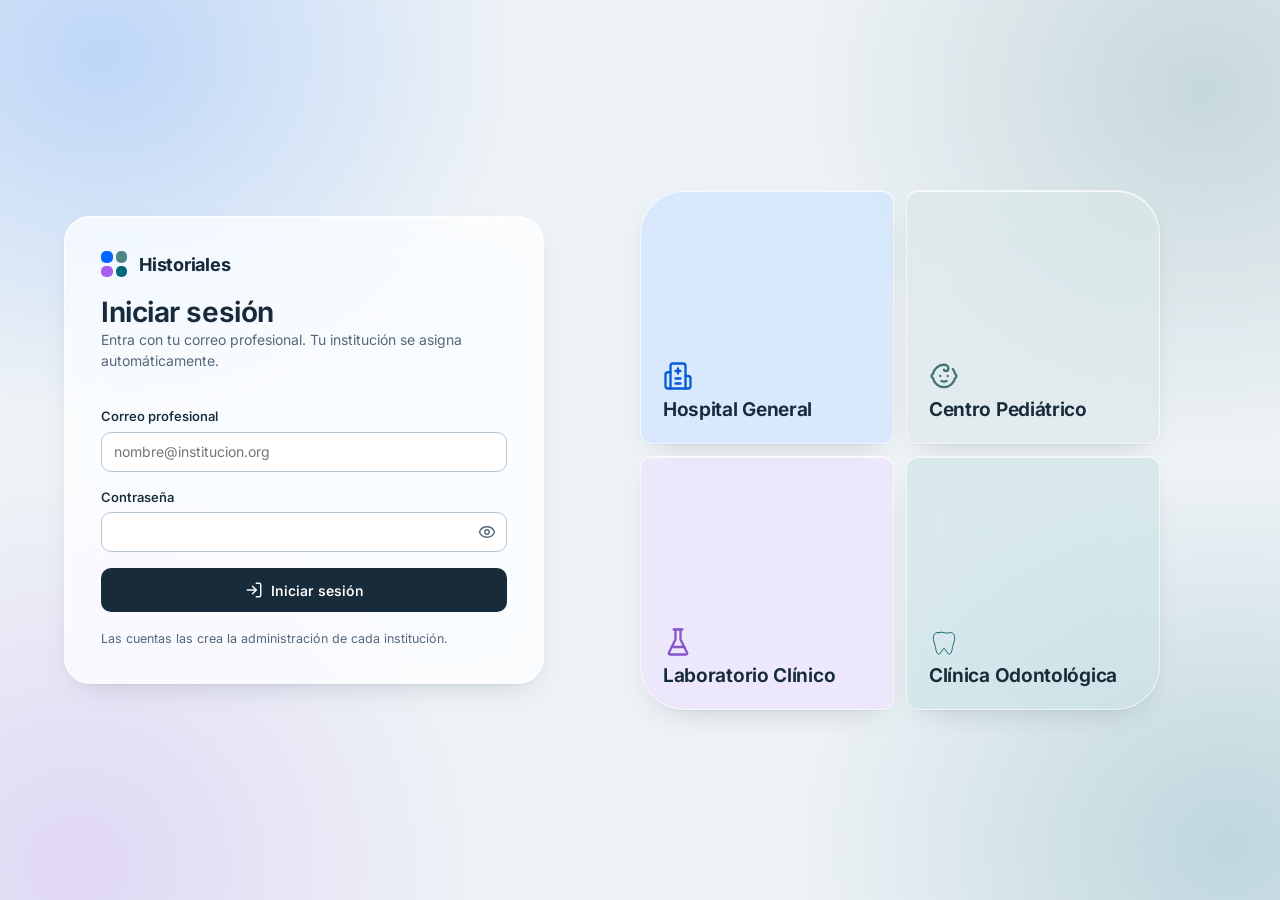
<file: app/presentation/web/index.html>
<!doctype html>
<html lang="es">
<head>
  <meta charset="utf-8">
  <meta name="viewport" content="width=device-width,initial-scale=1,viewport-fit=cover">
  <!-- En un <meta> no aplican frame-ancestors ni report-uri: ver docs/frontend.md. -->
  <meta http-equiv="Content-Security-Policy" content="default-src 'self'; script-src 'self'; style-src 'self'; img-src 'self' data:; font-src 'self'; connect-src 'self'; base-uri 'none'; form-action 'self'; object-src 'none'">
  <meta name="referrer" content="no-referrer">
  <meta name="theme-color" content="#172B3A">
  <title>Historiales</title>
  <link rel="icon" href="assets/icons/favicon.svg" type="image/svg+xml">
  <link rel="preload" href="assets/fonts/inter-latin-wght.woff2" as="font" type="font/woff2" crossorigin>
  <link rel="stylesheet" href="css/tokens.css">
  <link rel="stylesheet" href="css/base.css">
  <link rel="stylesheet" href="css/componentes.css">
  <link rel="stylesheet" href="css/layout.css">
  <link rel="stylesheet" href="css/admin.css">
  <link rel="stylesheet" href="css/clinica.css">
  <link rel="stylesheet" href="css/pediatrico.css">
  <link rel="stylesheet" href="css/hospital.css">
  <link rel="stylesheet" href="css/laboratorio.css">
  <script type="module" src="js/main.js"></script>
</head>
<body>
  <div id="raiz"></div>
  <noscript>Historiales necesita JavaScript para funcionar.</noscript>
</body>
</html>
</file>
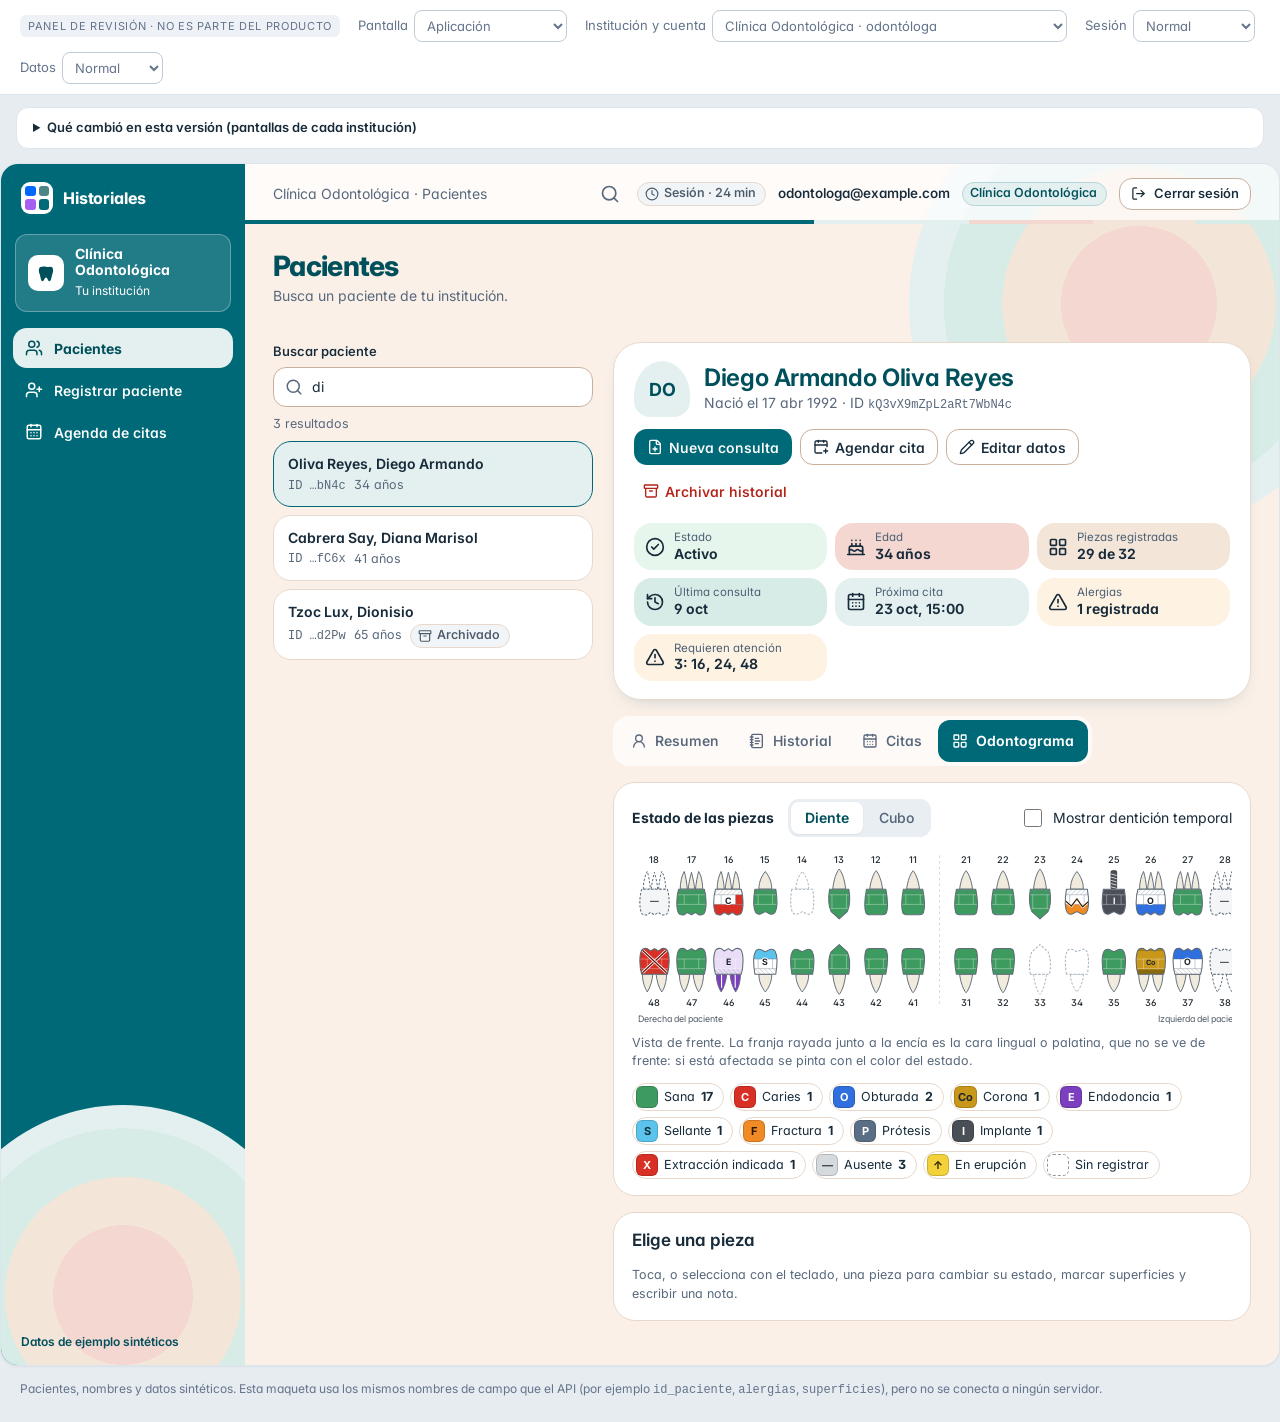
<file: docs/referencia/Historiales identidad visual.html>
<!doctype html><html><head><meta charset=utf8><meta name=viewport content="width=device-width,initial-scale=1,viewport-fit=cover"><style>:root{color-scheme:light;box-sizing:border-box;padding-top:env(safe-area-inset-top,0px);padding-bottom:env(safe-area-inset-bottom,0px)}html{scroll-padding-top:env(safe-area-inset-top,0px)}body{margin:0;padding:0;font:14px -apple-system,BlinkMacSystemFont,sans-serif;background:#fff;color:#000}img{max-width:100%}[hidden]:not([hidden=until-found i]){display:none!important}</style></head><body>
<title>Historiales identidad visual</title>
<!-- Mockup: Inter se carga de Google Fonts solo aquí; en el producto va alojada en el proyecto (.woff2) por la política CSP. -->
<link rel="preconnect" href="https://fonts.googleapis.com">
<link rel="preconnect" href="https://fonts.gstatic.com" crossorigin>
<link rel="stylesheet" href="https://fonts.googleapis.com/css2?family=Inter:wght@400;500;600;700&display=swap">
<style>
/* ===== Tokens compartidos (brief §5) ===== */
:root{
  --app-bg:#F4F7FA;--surface:#FFFFFF;--text:#172B3A;--text-2:#64748B;--border:#DCE5EC;--border-strong:#BFCCD7;
  --crit:#DC2626;--crit-ink:#B42318;--crit-tint:#FDECEA;
  --warn:#E8890C;--warn-ink:#8A4B00;--warn-tint:#FEF3E2;
  --ok:#16A34A;--ok-ink:#12713A;--ok-tint:#E7F6EC;
  --r-card:14px;--r-btn:9px;--r-in:10px;
  --sh-1:0 1px 2px rgba(23,43,58,.06);--sh-pop:0 16px 40px rgba(23,43,58,.18);
  --font:'Inter',system-ui,-apple-system,'Segoe UI',sans-serif;
  /* movimiento: solo transform y opacity */
  --ease-out:cubic-bezier(.23,1,.32,1);--ease-drawer:cubic-bezier(.32,.72,0,1);--t-press:160ms;
  /* hover y foco: solo color, borde y sombra */
  --tr-hover:background-color 150ms ease,border-color 150ms ease,color 150ms ease,box-shadow 150ms ease;
  /* sin institución (login): acento neutro */
  --brand:#172B3A;--brand-ink:#172B3A;--brand-btn:#172B3A;--brand-btn-h:#0E1D29;--brand-tint:#EEF3F8;--brand-line:#DCE5EC;--strip:#172B3A;--p1:#EEF3F8;--p2:#EEF3F8;--p3:#EEF3F8;--p4:#EEF3F8;
}
/* ===== Temas: solo cambian acento y paleta secundaria ===== */
[data-tema=hospital]{--brand:#0068FF;--brand-ink:#0050C8;--brand-btn:#0068FF;--brand-btn-h:#0057D6;--brand-tint:#E8F1FF;--brand-line:#BBD5FF;
  --strip:#0068FF;--p1:#E8F1FF;--p2:#EEF3F8;--p3:#EEF3F8;--p4:#E8F1FF}
[data-tema=pediatrico]{--brand:#4D8687;--brand-ink:#2F6061;--brand-btn:#3D7273;--brand-btn-h:#325F60;--brand-tint:#E9F2F2;--brand-line:#BFD8D8;
  --coral:#F19A91;--butter:#F4D990;--mint:#BFDCCF;
  --strip:linear-gradient(90deg,#4D8687 0 55%,#F19A91 55% 75%,#F4D990 75% 90%,#BFDCCF 90%);--p1:#E9F2F2;--p2:#FCEBE8;--p3:#FBF3DC;--p4:#E4F1EB}
[data-tema=laboratorio]{--brand:#A75FF1;--brand-ink:#6F2FC0;--brand-btn:linear-gradient(180deg,#7B45D6,#6A37C4);--brand-btn-h:linear-gradient(180deg,#6F3BCB,#5E2DB6);--brand-tint:#F3EAFE;--brand-line:#D9C0F8;
  --strip:linear-gradient(90deg,#A75FF1,#6A37C4);--p1:#F3EAFE;--p2:#EEF3F8;--p3:#EEF3F8;--p4:#F3EAFE}
[data-tema=dental]{--brand:#006977;--brand-ink:#00505B;--brand-btn:#006977;--brand-btn-h:#00545F;--brand-tint:#E4F0F0;--brand-line:#B5D6D9;
  --strip:linear-gradient(90deg,#006977 0 55%,#E4F0F0 55% 70%,#F5D7D2 70% 82%,#F3E5D8 82% 92%,#D8ECE7 92%);--p1:#E4F0F0;--p2:#F5D7D2;--p3:#F3E5D8;--p4:#D8ECE7}

*{box-sizing:border-box}
html{-webkit-text-size-adjust:100%}
body{margin:0;background:#E7ECF1;color:var(--text);font:400 14px/1.5 var(--font);font-feature-settings:'cv11','ss01'}
button,input,select,textarea{font:inherit;color:inherit}
h1,h2,h3,h4,p{margin:0}
h1{font-size:24px;line-height:1.2;font-weight:650;letter-spacing:-.015em}
h2{font-size:18px;line-height:1.3;font-weight:620;letter-spacing:-.01em}
h3{font-size:15px;line-height:1.35;font-weight:620}
[hidden]{display:none!important}
.sr{position:absolute;left:-9999px;width:1px;height:1px;overflow:hidden}
.mono{font-family:ui-monospace,'SF Mono',Menlo,Consolas,monospace;font-size:12px}
.muted{color:var(--text-2)}
.row{display:flex;flex-wrap:wrap;gap:8px;align-items:center}
.ic{flex:none;display:inline-block;vertical-align:middle}
:focus-visible{outline:2px solid var(--brand-ink,#0050C8);outline-offset:2px;border-radius:6px}

/* ===== Panel de revisión (no es producto) ===== */
.rev{background:#fff;border-bottom:1px solid var(--border);padding:10px 20px;display:flex;flex-wrap:wrap;gap:10px 18px;align-items:center;font-size:13px}
.rev b{font-weight:650}
.rev .tag{font-size:11px;text-transform:uppercase;letter-spacing:.06em;color:var(--text-2);background:#EEF2F6;border-radius:6px;padding:3px 8px}
.rev label{display:inline-flex;gap:6px;align-items:center;color:var(--text-2)}
.rev select{border:1px solid var(--border-strong);border-radius:8px;background:#fff;padding:5px 8px;min-height:32px}
.rev-notes{margin:12px auto 0;max-width:1360px;padding:0 16px}
.rev-notes details{background:#fff;border:1px solid var(--border);border-radius:12px;padding:10px 16px;font-size:13px}
.rev-notes summary{cursor:pointer;font-weight:600}
.rev-notes ul{margin:8px 0 2px;padding-left:18px;display:grid;gap:4px}
.frame{margin:14px auto 28px;max-width:1360px;border:1px solid var(--border);border-radius:18px;overflow:hidden;background:var(--app-bg);min-height:780px;position:relative;box-shadow:var(--sh-1)}
.foot{max-width:1360px;margin:-14px auto 24px;padding:0 20px;color:var(--text-2);font-size:12px}

/* ===== Botones ===== */
.btn{display:inline-flex;align-items:center;justify-content:center;gap:8px;min-height:38px;padding:0 15px;border-radius:var(--r-btn);border:1px solid transparent;background:var(--brand-btn);color:#fff;font-weight:560;cursor:pointer;white-space:nowrap;transition:transform var(--t-press) var(--ease-out),var(--tr-hover)}
.btn:hover{background:var(--brand-btn-h)}
.btn:not([disabled]):active{transform:scale(.97)}
.btn.sec{background:#fff;color:var(--text);border-color:var(--border-strong)}
.btn.sec:hover{background:#F4F7FA}
.btn.ghost{background:transparent;color:var(--brand-ink);padding:0 10px}
.btn.ghost:hover{background:var(--brand-tint)}
.btn.danger{background:#fff;color:var(--crit-ink);border-color:#F1B8B2}
.btn.danger:hover{background:var(--crit-tint)}
.btn.danger.solid{background:var(--crit);color:#fff;border-color:var(--crit)}
.btn.sm{min-height:32px;padding:0 11px;font-size:13px}
.btn[disabled]{opacity:.5;cursor:not-allowed;transform:none}
.ibtn{display:inline-grid;place-items:center;width:36px;height:36px;border-radius:var(--r-btn);border:1px solid transparent;background:transparent;color:var(--text-2);cursor:pointer}
.ibtn:hover{background:#EEF2F6;color:var(--text)}
/* respuesta al presionar: todo lo que se pulsa se hunde un poco */
.ibtn,.seg button,.dn-seg button,.est,.ocard,.cama,.app .me{transition:transform var(--t-press) var(--ease-out),var(--tr-hover)}
.ibtn:active,.seg button:active,.dn-seg button:active,.est:active{transform:scale(.97)}
/* tarjetas y filas del menú: superficies grandes, se hunden menos para no verse encoger */
.nav button:active,.pitem:active,.ocard:active,.cama:active,.app .me:active{transform:scale(.98)}

/* ===== Campos ===== */
.fl{display:grid;gap:5px;min-width:0}
.lbl,.fl>label{font-weight:560;font-size:13px}
.lbl small,.fl>label small{font-weight:400;color:var(--text-2)}
.in{width:100%;min-height:40px;padding:8px 12px;border:1px solid var(--border-strong);border-radius:var(--r-in);background:#fff;transition:var(--tr-hover)}
textarea.in{resize:vertical;min-height:84px}
.in:hover{border-color:#9FB0BE}
.in:focus{outline:none;border-color:var(--brand);box-shadow:0 0 0 3px color-mix(in srgb,var(--brand) 22%,transparent)}
.in.bad{border-color:var(--crit);box-shadow:0 0 0 3px rgba(220,38,38,.12)}
.in[disabled],.in[readonly]{background:#F1F5F8;color:var(--text-2)}
.hint{font-size:12.5px;color:var(--text-2)}
.err{display:flex;gap:6px;align-items:flex-start;font-size:13px;color:var(--crit-ink)}
.grid2{display:grid;grid-template-columns:repeat(auto-fit,minmax(240px,1fr));gap:14px 18px}
.check{display:flex;gap:9px;align-items:flex-start}
.check input{width:18px;height:18px;margin-top:2px;accent-color:var(--brand)}
.pw{position:relative}
.pw .in{padding-right:46px}
.pw .ibtn{position:absolute;right:3px;top:2px}
.seg{display:inline-flex;background:#E9EEF3;border-radius:11px;padding:3px;gap:2px}
.seg button{border:0;background:transparent;border-radius:8px;min-height:32px;padding:0 14px;font-weight:540;color:var(--text-2);cursor:pointer}
.seg button[aria-pressed="true"]{background:#fff;color:var(--brand-ink);box-shadow:var(--sh-1);font-weight:620}

/* ===== Chips de estado (icono + texto, nunca solo color) ===== */
.chip{display:inline-flex;align-items:center;gap:5px;min-height:24px;padding:1px 9px 1px 7px;border-radius:999px;font-size:12.5px;font-weight:560;border:1px solid var(--border);background:#fff;color:var(--text);white-space:nowrap}
.chip.ok{background:var(--ok-tint);border-color:#BFE3CA;color:var(--ok-ink)}
.chip.warn{background:var(--warn-tint);border-color:#F6D49D;color:var(--warn-ink)}
.chip.crit{background:var(--crit-tint);border-color:#F4BDB6;color:var(--crit-ink)}
.chip.info{background:var(--brand-tint);border-color:var(--brand-line);color:var(--brand-ink)}
.chip.neu{background:#F1F5F8;border-color:var(--border);color:#4B5B6A}

/* ===== Banners ===== */
.banner{display:flex;gap:10px;align-items:flex-start;padding:11px 14px;border-radius:12px;border:1px solid var(--border);background:#fff;font-size:13.5px}
.banner b{font-weight:620}
.banner .grow{flex:1;min-width:0}
.banner.warn{background:var(--warn-tint);border-color:#F6D49D;color:#5E3300}
.banner.crit{background:var(--crit-tint);border-color:#F4BDB6;color:#7A1A12}
.banner.ok{background:var(--ok-tint);border-color:#BFE3CA;color:#0B4D27}
.banner.info{background:var(--brand-tint);border-color:var(--brand-line);color:var(--text)}
.banner.neu{background:#EEF2F6}

/* ===== Cards ===== */
.card{background:var(--surface);border:1px solid var(--border);border-radius:var(--r-card);padding:18px 20px;box-shadow:var(--sh-1)}
.card>h2,.card>h3{margin-bottom:10px}
.cards{display:grid;grid-template-columns:repeat(auto-fit,minmax(300px,1fr));gap:16px}
.dl{display:grid;grid-template-columns:110px 1fr;gap:8px 14px;margin:0}
.dl dt{color:var(--text-2);font-size:13px}
.dl dd{margin:0;min-width:0;word-break:break-word}

/* ===== Layout de la app ===== */
.app{display:grid;grid-template-columns:244px minmax(0,1fr);min-height:780px}
.side{background:#fff;border-right:1px solid var(--border);display:flex;flex-direction:column;position:relative}
.strip{height:4px;background:var(--strip)}
.logo{display:flex;gap:10px;align-items:center;padding:18px 20px 6px;font-weight:700;font-size:16px;letter-spacing:-.01em}
.mark{display:grid;grid-template-columns:1fr 1fr;gap:3px;width:26px;height:26px;flex:none}
.mark i{border-radius:5px;display:block}
.mark i:nth-child(1){background:#0068FF}.mark i:nth-child(2){background:#4D8687}.mark i:nth-child(3){background:#A75FF1}.mark i:nth-child(4){background:#006977}
.inst{display:flex;gap:11px;align-items:center;margin:14px 14px 8px;padding:11px 12px;border-radius:12px;background:var(--brand-tint);border:1px solid var(--brand-line)}
.emb{display:grid;place-items:center;width:36px;height:36px;border-radius:10px;background:var(--brand-btn);color:#fff;flex:none}
.inst b{display:block;font-size:14px;line-height:1.2;color:var(--brand-ink)}
.inst small{color:var(--text-2);font-size:12px}
.nav{display:grid;gap:2px;padding:8px 12px}
.nav button{display:flex;gap:11px;align-items:center;width:100%;min-height:40px;padding:0 12px;border:0;border-radius:10px;background:transparent;color:#38495A;font-weight:540;cursor:pointer;text-align:left;transition:transform var(--t-press) var(--ease-out),var(--tr-hover)}
.nav button:hover{background:#F1F5F8}
.nav button[aria-current="page"]{background:var(--brand-tint);color:var(--brand-ink);font-weight:640}
.nav .sep{margin:10px 12px 4px;font-size:11px;text-transform:uppercase;letter-spacing:.07em;color:var(--text-2)}
.side-foot{margin-top:auto;padding:14px 20px;font-size:12px;color:var(--text-2);border-top:1px solid var(--border)}
.main{display:flex;flex-direction:column;min-width:0}
.top{display:flex;justify-content:space-between;align-items:center;gap:12px;min-height:60px;padding:8px 28px;background:#fff;border-bottom:1px solid var(--border)}
.top .who{display:flex;gap:12px;align-items:center;flex-wrap:wrap;justify-content:flex-end}
.top .mail{font-weight:560;font-size:13.5px}
.content{padding:26px 28px 44px;display:grid;gap:18px;align-content:start;animation:fade 220ms var(--ease-out) both}
.head{display:flex;flex-wrap:wrap;gap:10px 16px;justify-content:space-between;align-items:flex-end}
.head p{color:var(--text-2);margin-top:2px}
@keyframes fade{from{opacity:0;transform:translateY(6px)}to{opacity:1;transform:none}}
/* la vista solo entra con fade cuando cambia de pantalla; guardar o filtrar redibuja sin parpadeo */
.frame.quieto .content,.frame.quieto .mosaic .cell{animation:none}
/* secciones desplegables: el contenido aparece, no salta */
details[open]>:not(summary){animation:fade 200ms var(--ease-out)}

/* ===== Login ===== */
.login{display:grid;grid-template-columns:minmax(380px,520px) minmax(0,1fr);min-height:780px;background:#fff}
.login .l{display:grid;align-content:center;gap:18px;padding:48px 56px}
.login .r{background:linear-gradient(160deg,#EEF3F8,#E4ECF3);display:grid;place-items:center;padding:40px;border-left:1px solid var(--border)}
.login h1{font-size:28px}
.big-mark{display:grid;grid-template-columns:1fr 1fr;gap:12px;width:210px;height:210px}
.big-mark i{border-radius:26px;display:block;box-shadow:0 8px 20px rgba(23,43,58,.12)}
.big-mark i:nth-child(1){background:#0068FF}.big-mark i:nth-child(2){background:#4D8687}.big-mark i:nth-child(3){background:#A75FF1}.big-mark i:nth-child(4){background:#006977}
.login .r p{max-width:340px;text-align:center;color:#3F5163;margin-top:26px;font-size:15px}
.login .r h2{text-align:center;margin-top:30px}
.login .insts{display:flex;flex-wrap:wrap;gap:8px;justify-content:center;margin-top:16px;max-width:420px}

/* ===== Tablas ===== */
.tw{overflow-x:auto;border:1px solid var(--border);border-radius:12px;background:#fff}
table{width:100%;border-collapse:collapse;font-size:13.5px}
th{text-align:left;padding:9px 14px;background:#F6F9FB;font-weight:600;font-size:12.5px;color:#46586A;border-bottom:1px solid var(--border);white-space:nowrap}
td{padding:10px 14px;border-bottom:1px solid var(--border);vertical-align:top}
tr:last-child td{border-bottom:0}
tbody tr:hover td{background:#FAFCFD}

table.nw td{white-space:nowrap}
table.nw td.wrap{white-space:normal;min-width:200px}
.charts{display:grid;gap:16px}

/* ===== Tabs ===== */
.tabs{display:flex;gap:4px;border-bottom:1px solid var(--border);overflow-x:auto}
.tabs button{display:inline-flex;gap:8px;align-items:center;min-height:42px;padding:0 14px;border:0;background:transparent;color:var(--text-2);font-weight:560;cursor:pointer;border-bottom:2px solid transparent;margin-bottom:-1px;white-space:nowrap}
.tabs button{transition:var(--tr-hover)}
.tabs button:hover{color:var(--text)}
.tabs button[aria-selected="true"]{color:var(--brand-ink);border-bottom-color:var(--brand);font-weight:640}

/* ===== Pacientes ===== */
.split{display:grid;grid-template-columns:320px minmax(0,1fr);gap:20px;align-items:start}
.plist{display:grid;gap:8px}
.pitem{display:grid;gap:2px;width:100%;text-align:left;padding:11px 14px;border:1px solid var(--border);border-radius:12px;background:#fff;cursor:pointer;transition:transform var(--t-press) var(--ease-out),var(--tr-hover)}
.pitem:hover{border-color:var(--border-strong)}
.pitem[aria-current="true"]{border-color:var(--brand);background:var(--brand-tint)}
.pitem b{font-weight:620}
.pitem .row{gap:8px;color:var(--text-2);font-size:12.5px}
.search{position:relative}
.search .ic{position:absolute;left:12px;top:11px;color:var(--text-2)}
.search .in{padding-left:38px}
.fh{display:grid;gap:14px}
.fh .top2{display:flex;flex-wrap:wrap;gap:12px 16px;justify-content:space-between;align-items:flex-start}
.avatar{display:grid;place-items:center;width:52px;height:52px;border-radius:14px;background:var(--p1);color:var(--brand-ink);font-weight:700;font-size:18px;flex:none;border:1px solid var(--brand-line)}
.tiles{display:grid;grid-template-columns:repeat(auto-fit,minmax(170px,1fr));gap:10px}
.tile{display:flex;gap:10px;align-items:center;padding:10px 13px;border-radius:12px;background:var(--p1);border:1px solid color-mix(in srgb,var(--brand) 14%,var(--border))}
.tile:nth-child(2){background:var(--p2)}.tile:nth-child(3){background:var(--p3)}.tile:nth-child(4){background:var(--p4)}
.tile small{display:block;color:#4C6075;font-size:12px;line-height:1.2}
.tile b{font-weight:650;font-size:15px;display:block;line-height:1.25}
.tile.plain{background:#fff!important}
.tile.warn{background:var(--warn-tint);border-color:#F6D49D}
.tile.crit{background:var(--crit-tint);border-color:#F4BDB6}
.tile.ok{background:var(--ok-tint);border-color:#BFE3CA}
.hospital-flat .tile,[data-tema=hospital] .tile,[data-tema=laboratorio] .tile{background:#fff}
[data-tema=hospital] .tile.warn,[data-tema=laboratorio] .tile.warn{background:var(--warn-tint)}
[data-tema=hospital] .tile.crit,[data-tema=laboratorio] .tile.crit{background:var(--crit-tint)}
[data-tema=hospital] .tile.ok,[data-tema=laboratorio] .tile.ok{background:var(--ok-tint)}

/* ===== Estados vacío / carga ===== */
.empty{display:grid;justify-items:center;text-align:center;gap:8px;padding:34px 20px;border:1px dashed var(--border-strong);border-radius:var(--r-card);background:#fff;color:var(--text-2)}
.empty .ico{display:grid;place-items:center;width:46px;height:46px;border-radius:14px;background:var(--brand-tint);color:var(--brand-ink)}
.empty h3{color:var(--text)}
.empty p{max-width:420px}
.skel{display:grid;gap:10px}
.skel i{display:block;height:14px;border-radius:7px;background:#E8EEF3;position:relative;overflow:hidden}
.skel i::after{content:"";position:absolute;inset:0;background:linear-gradient(90deg,transparent,#F4F7FA,transparent);transform:translateX(-100%);animation:sh 1.2s linear infinite}
.skel i.b{height:70px;border-radius:12px}
@keyframes sh{to{transform:translateX(100%)}}

/* ===== Timeline / consultas ===== */
.tl{display:grid;gap:14px}
.cons{display:grid;gap:10px;padding:16px 18px;border:1px solid var(--border);border-radius:var(--r-card);background:#fff}
.cons header{display:flex;flex-wrap:wrap;gap:6px 14px;justify-content:space-between;align-items:baseline}
.cons .when{color:var(--text-2);font-size:13px}
.dx{display:flex;flex-wrap:wrap;gap:6px}
.sub{font-size:12px;font-weight:620;text-transform:uppercase;letter-spacing:.06em;color:var(--text-2);margin-bottom:4px}
.pre{white-space:pre-wrap}

/* ===== Agenda ===== */
.day{display:grid;gap:8px}
.day h3{display:flex;gap:10px;align-items:baseline}
.day h3 small{font-weight:400;color:var(--text-2);text-transform:none}
.ev{display:grid;grid-template-columns:96px minmax(0,1fr) auto auto;gap:6px 14px;align-items:center;padding:11px 14px;border:1px solid var(--border);border-radius:12px;background:#fff;border-left:4px solid var(--brand)}
.ev.x{border-left-color:#C3CED8;background:#FAFBFC}
.ev.w{border-left-color:var(--warn)}
.ev.d{border-left-color:var(--ok)}
.ev time{font-weight:640;font-variant-numeric:tabular-nums}
.ev time small{display:block;font-weight:400;color:var(--text-2)}
.ev .m{min-width:0}
.ev .m a,.lnk{color:var(--brand-ink);font-weight:620;background:none;border:0;padding:0;cursor:pointer;text-align:left}
.ev .m a:hover,.lnk:hover{text-decoration:underline}
.ev .m small{display:block;color:var(--text-2)}
.week{display:flex;gap:8px;align-items:center;flex-wrap:wrap}

/* ===== Drawer / modal / toast ===== */
/* transiciones (no keyframes) para que cerrar a mitad de la entrada no salte; salida por el mismo lado */
/* el oscurecido vive en ::before para que su fundido no arrastre al panel */
.scrim{position:fixed;inset:0;display:flex;justify-content:flex-end;z-index:40}
.scrim::before{content:"";position:absolute;inset:0;z-index:-1;background:rgba(23,43,58,.38);transition:opacity 200ms var(--ease-out)}
.scrim.center{justify-content:center;align-items:center;padding:20px}
.scrim.swap:not(.out)::before{transition:none}
.scrim.out{pointer-events:none}
.scrim.out::before{opacity:0;transition-duration:180ms}
@starting-style{.scrim::before{opacity:0}}
@keyframes fadeo{from{opacity:0}to{opacity:1}}
.drawer{width:min(540px,100%);height:100%;background:#fff;box-shadow:var(--sh-pop);display:flex;flex-direction:column;transition:transform 280ms var(--ease-drawer),opacity 200ms var(--ease-out)}
@starting-style{.drawer{transform:translateX(100%)}.scrim.swap .drawer{transform:translateX(24px);opacity:0}}
/* salida por el mismo borde, con la misma curva y algo más rápida que la entrada */
.scrim.out .drawer{transform:translateX(100%);transition:transform 220ms var(--ease-drawer)}
/* cede: otro diálogo toma su lugar; este se retira detrás del fondo nuevo */
.scrim.cede::before{opacity:0;transition:none}
.scrim.cede .drawer{transform:translateX(24px);opacity:0;transition:transform 150ms var(--ease-out),opacity 150ms var(--ease-out)}
.drawer>header{display:flex;justify-content:space-between;align-items:center;gap:12px;padding:16px 20px;border-bottom:1px solid var(--border)}
.drawer .body{padding:18px 20px;overflow:auto;display:grid;gap:16px;align-content:start;flex:1}
.drawer>footer{display:flex;gap:10px;justify-content:flex-end;padding:14px 20px;border-top:1px solid var(--border);background:#FAFCFD}
.modal{width:min(480px,100%);background:#fff;border-radius:16px;box-shadow:var(--sh-pop);padding:22px;display:grid;gap:14px;transition:transform 200ms var(--ease-out),opacity 200ms var(--ease-out)}
@starting-style{.modal{transform:scale(.96);opacity:0}}
.scrim.out .modal{transform:scale(.97);opacity:0;transition-duration:150ms}
.modal footer{display:flex;gap:10px;justify-content:flex-end}
/* el contenedor recibe foco solo como respaldo (tabindex=-1); no necesita anillo propio */
[role=dialog]:focus{outline:none}
.toast{position:fixed;left:50%;bottom:22px;transform:translate(-50%,0);display:flex;gap:9px;align-items:center;background:#172B3A;color:#fff;padding:11px 16px;border-radius:12px;box-shadow:var(--sh-pop);z-index:60;transition:transform 260ms var(--ease-out),opacity 200ms var(--ease-out)}
@starting-style{.toast{transform:translate(-50%,100%);opacity:0}}
.toast.out{transform:translate(-50%,100%);opacity:0;transition-duration:200ms}
.rep{display:grid;gap:10px;padding:12px;border:1px solid var(--border);border-radius:12px;background:#FAFCFD}
.rep .row{justify-content:space-between}

/* ===== Odontograma (portado del mockup aprobado) ===== */
.od{display:grid;gap:16px}
.od-chart,.od-panel{display:grid;gap:12px;padding:16px 18px;background:#fff;border:1px solid var(--border);border-radius:var(--r-card);min-width:0}
.od-scroll{overflow-x:auto}.od-scroll svg{display:block;min-width:620px;width:100%;height:auto}
.od-top{display:flex;flex-wrap:wrap;gap:8px 16px;justify-content:space-between;align-items:center}
.od-top label{display:inline-flex;gap:8px;align-items:center;min-height:34px}
.od-top input{width:18px;height:18px;accent-color:var(--brand)}
.dn-seg{display:inline-flex;background:#E9EEF3;border-radius:11px;padding:3px;gap:2px}
.dn-seg button{border:0;background:transparent;border-radius:8px;min-height:32px;padding:0 14px;font-weight:540;color:var(--text-2);cursor:pointer}
.dn-seg button[aria-pressed="true"]{background:#fff;color:var(--brand-ink);box-shadow:var(--sh-1);font-weight:620}
.leyenda{display:flex;flex-wrap:wrap;gap:6px}
.ley{display:inline-flex;align-items:center;gap:6px;font-size:12.5px;padding:2px 10px 2px 3px;border:1px solid var(--border);border-radius:999px;background:#fff}
.sw{display:inline-grid;place-items:center;min-width:22px;height:22px;padding:0 3px;border-radius:6px;font-size:11px;font-weight:700;line-height:1;border:1px solid rgba(0,0,0,.16)}
.sw.sr{background:#fff;border:1.5px dashed #8E9AA5;position:static;width:auto;height:22px;overflow:visible;left:auto}
.od-panel{grid-template-columns:repeat(auto-fit,minmax(260px,1fr));gap:14px 22px;align-content:start}
.od-panel>h3,.od-panel>p,.od-panel>.err,.od-panel>.row,.od-panel>.dn-pvr{grid-column:1/-1}
.od-panel h3{font-size:17px}
.estados{display:grid;grid-template-columns:1fr 1fr;gap:6px}
.est{display:flex;align-items:center;gap:8px;min-height:40px;padding:4px 8px 4px 5px;border:1px solid var(--border);background:#fff;border-radius:10px;cursor:pointer;text-align:left;font-size:13px;line-height:1.15}
.est:hover{border-color:var(--border-strong)}
.est[aria-checked="true"]{border:2px solid var(--brand);background:var(--brand-tint);font-weight:620;padding:3px 7px 3px 4px}
.sups{display:grid;grid-template-columns:1fr 1fr;gap:4px 10px}
.sups label{display:flex;gap:8px;align-items:center;min-height:30px;text-transform:capitalize}
.sups input{width:18px;height:18px;accent-color:var(--brand)}
.tooth{cursor:pointer}.tooth:focus-visible{outline:none}
.ring{fill:none;stroke:var(--brand);stroke-width:3;opacity:0;transition:opacity 150ms ease}
.tooth:focus-visible .ring{transition:none}
.tooth:hover .ring{opacity:.35}.tooth[aria-pressed="true"] .ring,.tooth:focus-visible .ring{opacity:1}
.dn-pvr{display:flex;flex-wrap:wrap;gap:6px 18px;align-items:center;padding:8px 12px;background:#F6F9FB;border-radius:12px}
.dn-pv svg{display:block}
.sec-b{display:grid;gap:10px}
.dn-tw{overflow-x:auto;border:1px solid var(--border);border-radius:12px}
.dn-t{min-width:640px}
.dn-t button.lk{color:var(--brand-ink);background:none;border:0;font-weight:620;cursor:pointer;padding:0}
.dn-t tr[aria-selected="true"] td{background:var(--brand-tint)}

/* ===== Crecimiento ===== */
.chart{display:block;width:100%;height:auto}
.legend{display:flex;gap:14px;flex-wrap:wrap;font-size:12.5px;color:var(--text-2)}
.legend i{display:inline-block;width:10px;height:10px;border-radius:3px;margin-right:6px;vertical-align:baseline}

/* ===== Laboratorio ===== */
.range{position:relative;height:8px;background:#E9EEF3;border-radius:99px;min-width:96px}
.range i{position:absolute;top:0;bottom:0;border-radius:99px;background:#CFE9D8}
.range b{position:absolute;top:-3px;width:4px;height:14px;border-radius:2px;background:var(--text)}
.val{font-weight:650;font-variant-numeric:tabular-nums}

/* ===== Sistema de diseño ===== */
.sysg{display:grid;gap:18px;padding:26px 28px 44px;background:var(--app-bg)}
.sw-grid{display:grid;grid-template-columns:repeat(auto-fill,minmax(150px,1fr));gap:10px}
.swc{border:1px solid var(--border);border-radius:12px;background:#fff;overflow:hidden;font-size:12.5px}
.swc i{display:block;height:46px}
.swc div{padding:7px 10px;display:grid}
.swc small{color:var(--text-2)}

/* movimiento reducido: se quitan desplazamientos y escalas; quedan fundidos cortos que ayudan a entender el cambio */
@media (prefers-reduced-motion:reduce){
  .content,.mosaic .cell,details[open]>:not(summary){animation-name:fadeo;animation-delay:0ms}
  .skel i::after{animation:none;opacity:0}
  .btn,.ibtn,.seg button,.dn-seg button,.est,.ocard,.cama,.app .me,.nav button,.pitem{transition:var(--tr-hover)}
  .btn:not([disabled]):active,.ibtn:active,.seg button:active,.dn-seg button:active,.est:active,.nav button:active,.pitem:active,.ocard:active,.cama:active,.app .me:active{transform:none}
  .drawer,.modal{transition:opacity 150ms ease}
  @starting-style{.drawer,.scrim.swap .drawer,.modal{transform:none;opacity:0}}
  .scrim.out .drawer,.scrim.out .modal,.scrim.cede .drawer{transform:none;opacity:0;transition:opacity 150ms ease}
  .toast{transition:opacity 150ms ease}
  @starting-style{.toast{transform:translate(-50%,0)}}
  .toast.out{transform:translate(-50%,0)}
}
@media (max-width:980px){
  .app{grid-template-columns:1fr}.side{border-right:0;border-bottom:1px solid var(--border)}
  .nav{display:flex;overflow-x:auto}.nav button{width:auto;white-space:nowrap}.side-foot,.nav .sep{display:none}
  .split{grid-template-columns:1fr}.login{grid-template-columns:1fr}.login .r{display:none}.login .l{padding:32px 24px}
  .ev{grid-template-columns:1fr}.content{padding:20px 16px 36px}.top{padding:8px 16px}
}

/* ===== Anotaciones de revisión (no son producto) ===== */
.nota-rev{padding:10px 14px;border:1.5px dashed #D9A441;border-radius:12px;background:#FFFBF2;color:#5E4300;font-size:13px}
.plist .banner{flex-wrap:wrap}.plist .banner .grow{flex:1 1 170px}

/* =====================================================================
   IDENTIDAD v5. Misma estructura limpia; cada institución recupera
   su suelo de color, su geometría y un objeto firma.
   Hospital: pulsera y papel de signos · Pediátrico: papel milimetrado y burbujas
   Laboratorio: placa de pocillos y etiqueta de tubo · Clínica: arcos concéntricos
   ===================================================================== */
.app[data-tema=hospital],.cell[data-tema=hospital]{--ink:#0A2A66;--ground:#E4ECFA;--bd:#A9C2EE;--side:#0068FF;--side-ink:#fff;
  --ground-img:repeating-linear-gradient(to bottom,transparent 0 31px,rgba(0,104,255,.07) 31px 32px);--ground-size:auto;
  --border:#B9CCF0;--border-strong:#7FA3E6;--r-card:10px;--r-btn:7px;--r-in:7px;--th:#DCE7FB}
.app[data-tema=pediatrico],.cell[data-tema=pediatrico]{--ink:#1F4849;--ground:#FBEFC9;--bd:#2B5B5C;--side:#3A7172;--side-ink:#fff;
  --ground-img:linear-gradient(rgba(77,134,135,.11) 1px,transparent 1px),linear-gradient(90deg,rgba(77,134,135,.11) 1px,transparent 1px),linear-gradient(rgba(77,134,135,.2) 2px,transparent 2px),linear-gradient(90deg,rgba(77,134,135,.2) 2px,transparent 2px);
  --ground-size:24px 24px,24px 24px,120px 120px,120px 120px;
  --border:#9CBFBD;--border-strong:#5E9494;--r-card:22px;--r-btn:999px;--r-in:14px;--th:#F6E3A8}
.app[data-tema=laboratorio],.cell[data-tema=laboratorio]{--ink:#241A4D;--ground:#F5F3FB;--bd:#CFC4EE;--side:#6A37C4;--side-ink:#fff;
  --ground-img:none;--ground-size:auto;
  --border:#E1DAF1;--border-strong:#B5A5DD;--r-card:12px;--r-btn:9px;--r-in:9px;--th:#EFEAFA}
.app[data-tema=dental],.cell[data-tema=dental]{--ink:#00505B;--ground:#FAF0E8;--bd:#E8D6C8;--side:#006977;--side-ink:#fff;
  --ground-img:none;--ground-size:auto;
  --border:#E7D8CB;--border-strong:#C9B09C;--r-card:22px;--r-btn:13px;--r-in:13px;--th:#E4F0F0}

/* Administración general (propuesta): sin institución propia, usa el acento neutro de la plataforma */
.app[data-tema=plataforma]{--ink:#172B3A;--ground:#F4F7FA;--bd:#DCE5EC;--side:#172B3A;--side-ink:#fff;--ground-img:none;--ground-size:auto;--th:#EEF3F8}
.app[data-tema=plataforma] .nav button[aria-current="page"]{background:#EEF3F8;color:#172B3A}

/* ---------- Barra lateral: el color de la institución ---------- */
.app .side{background:var(--side);border-right:0;color:var(--side-ink);overflow:hidden;isolation:isolate}
.app .strip{display:none}
.app .logo{color:#fff;font-weight:750}
.app .logo .mark{background:#fff;padding:4px;border-radius:9px;width:32px;height:32px;box-sizing:border-box}
.app .logo .mark i{border-radius:3px}
.app .inst{background:rgba(255,255,255,.13);border:1px solid rgba(255,255,255,.3)}
.app .inst b{color:#fff}.app .inst small{color:rgba(255,255,255,.82)}
.app .emb{background:#fff;color:var(--ink)}
.app .nav button{color:rgba(255,255,255,.92);font-weight:560}
.app .nav button:hover{background:rgba(255,255,255,.14)}
.app .nav button[aria-current="page"]{font-weight:700}
.app .side-foot{color:rgba(255,255,255,.85);border-top:1px solid rgba(255,255,255,.22);position:relative;z-index:1}
.app .side :focus-visible{outline-color:#fff}

/* ---------- Suelo del contenido ---------- */
.app .main{background-color:var(--ground);background-image:var(--ground-img);background-size:var(--ground-size);position:relative;isolation:isolate}
.app .top{background:#fff;border-bottom:0;position:relative}
.app .top::after{content:"";position:absolute;left:0;right:0;bottom:0;height:4px;background:var(--strip)}
.app h1,.app h2{color:var(--ink)}
.app .head h1{font-weight:780;letter-spacing:-.025em;font-size:28px}
.app th{background:var(--th);color:var(--ink)}
.app .card,.app .cons,.app .pitem,.app .ev,.app .tw,.app .od-chart,.app .od-panel,.app .rep,.app .empty{background:#fff}

/* ---------- HOSPITAL: tab en el borde, papel de signos, pulsera ---------- */
.app[data-tema=hospital] .nav{padding-right:0}
.app[data-tema=hospital] .nav button{border-radius:12px 0 0 12px}
.app[data-tema=hospital] .nav button[aria-current="page"]{background:var(--ground);color:var(--ink)}
.app[data-tema=hospital] .top{background:#fff;border-bottom:3px solid var(--side)}
.app[data-tema=hospital] .top::after{display:none}
.app[data-tema=hospital] .card{border:1.5px solid var(--border);box-shadow:0 1px 0 #fff}
.app[data-tema=hospital] .tabs{border-bottom:1.5px solid var(--border);gap:3px}
.app[data-tema=hospital] .tabs button{border:1.5px solid transparent;border-bottom:0;border-radius:9px 9px 0 0;background:#D3E2FA;color:var(--ink);margin-bottom:-1.5px}
.app[data-tema=hospital] .tabs button[aria-selected="true"]{background:#fff;border-color:var(--border);color:var(--side);font-weight:720}
.app[data-tema=hospital] .btn.sec{border:1.5px solid var(--ink);color:var(--ink)}
.app[data-tema=hospital] .fh{border:2px solid var(--ink);border-radius:44px;padding:20px 58px 18px;position:relative;box-shadow:0 3px 0 var(--bd)}
.app[data-tema=hospital] .fh::before,.app[data-tema=hospital] .fh::after{content:"";position:absolute;top:50%;width:20px;height:20px;margin-top:-10px;border-radius:50%;background:var(--ground);border:2px solid var(--ink)}
.app[data-tema=hospital] .fh::before{left:16px}.app[data-tema=hospital] .fh::after{right:16px}
.app[data-tema=hospital] .avatar{background:var(--side);color:#fff;border:0;border-radius:8px}
.app[data-tema=hospital] .tile{background:transparent!important;border:1.5px dashed var(--border-strong);border-radius:12px}
.app[data-tema=hospital] .tile.warn{background:var(--warn-tint)!important;border:1.5px solid #F2B766}
.app[data-tema=hospital] .tile.crit{background:var(--crit-tint)!important;border:1.5px solid #EE9C93}
.app[data-tema=hospital] .tile.ok{background:var(--ok-tint)!important;border:1.5px solid #8FD3A6}
.app[data-tema=hospital] .mono,.app[data-tema=hospital] .val,.app[data-tema=hospital] .ev time{font-feature-settings:'zero','tnum'}
.app[data-tema=hospital] .pitem[aria-current="true"]{border-left:6px solid var(--side)}

/* ---------- PEDIÁTRICO: papel milimetrado, tinta verde azulada, burbujas ---------- */
.app[data-tema=pediatrico] .logo .mark{border:2px solid #fff}
.app[data-tema=pediatrico] .side::before{content:"";position:absolute;right:-44px;bottom:-40px;width:150px;height:150px;border-radius:50%;background:#F19A91;z-index:-1}
.app[data-tema=pediatrico] .side::after{content:"";position:absolute;right:92px;bottom:64px;width:78px;height:78px;border-radius:50%;background:#F4D990;z-index:-1;box-shadow:-52px 52px 0 -14px #BFDCCF}
.app[data-tema=pediatrico] .side-foot{border-top:0;padding-bottom:178px}
.app[data-tema=pediatrico] .nav button{border-radius:999px;font-weight:620}
.app[data-tema=pediatrico] .nav button[aria-current="page"]{background:#F4D990;color:var(--ink);font-weight:760}
.app[data-tema=pediatrico] .top{background:#FFFDF6}
.app[data-tema=pediatrico] .card,.app[data-tema=pediatrico] .cons{background:#FFFDF6;border:2px solid var(--bd)}
.app[data-tema=pediatrico] .pitem{border:2px solid #9CBFBD;border-radius:18px;background:#FFFDF6}
.app[data-tema=pediatrico] .pitem[aria-current="true"]{border-color:var(--bd);background:#F4D990}
.app[data-tema=pediatrico] .in{border:2px solid #7FA9A9;background:#fff}
.app[data-tema=pediatrico] .btn{border:2px solid var(--bd);font-weight:650}
.app[data-tema=pediatrico] .btn.sec{color:var(--ink);background:#fff}
.app[data-tema=pediatrico] .btn.ghost{border-color:transparent}
.app[data-tema=pediatrico] .btn.danger{border-color:#E08A80}
.app[data-tema=pediatrico] .tabs{border:0;gap:8px;flex-wrap:wrap}
.app[data-tema=pediatrico] .tabs button{border:2px solid var(--bd);border-radius:999px;background:#FFFDF6;color:var(--ink);margin:0;min-height:38px}
.app[data-tema=pediatrico] .tabs button[aria-selected="true"]{background:var(--bd);color:#fff;border-color:var(--bd)}
.app[data-tema=pediatrico] .fh{background:#FFFDF6;overflow:hidden;position:relative;box-shadow:5px 5px 0 #F19A91}
.app[data-tema=pediatrico] .fh::before{content:"";position:absolute;top:-20px;right:-30px;width:46%;height:150%;pointer-events:none;
  background:linear-gradient(105deg,transparent 0 22%,#BFDCCF 22% 27%,transparent 27% 36%,#F4D990 36% 41%,transparent 41% 50%,#F19A91 50% 55%,transparent 55%);opacity:.5}
.app[data-tema=pediatrico] .fh>*{position:relative}
.app[data-tema=pediatrico] .tile{border:2px solid color-mix(in srgb,var(--bd) 45%,#fff);border-radius:20px}
.app[data-tema=pediatrico] .tile.warn{border-color:#E9A94C}
.app[data-tema=pediatrico] .bubs{display:flex;gap:8px;flex:none}
.bub{display:grid;place-content:center;justify-items:center;width:64px;height:64px;border-radius:50%;border:2px solid var(--ink);line-height:1;color:var(--ink)}
.bub b{font-size:25px;font-weight:800;letter-spacing:-.03em}
.bub small{font-size:11px;font-weight:650;margin-top:1px}
.bub.b1{background:#F19A91}.bub.b2{background:#F4D990;width:56px;height:56px;align-self:flex-end}
.bub.b2 b{font-size:21px}
.app[data-tema=pediatrico] .tw{border:2px solid var(--bd);border-radius:18px}
.app[data-tema=pediatrico] .ev{border:2px solid #9CBFBD;border-left:8px solid var(--side);border-radius:18px}

/* ---------- LABORATORIO (regresa al estilo de v3): barra superior, fondo liso, etiqueta de muestra ---------- */
.app.topnav{grid-template-columns:minmax(0,1fr)}
.lbbar{display:flex;flex-wrap:wrap;align-items:stretch;gap:0 22px;padding:0 28px;background:#fff;border-bottom:1px solid var(--border);position:relative}
.lbbar::before{content:"";position:absolute;left:0;right:0;top:0;height:4px;background:var(--strip)}
.lb-brand{display:flex;gap:11px;align-items:center;padding:16px 8px 10px 0}
.lb-brand b{display:block;font-size:18px;font-weight:780;letter-spacing:-.015em;color:var(--ink);line-height:1.15}
.lb-brand small{color:var(--text-2);font-size:12px}
.lbbar .emb{background:#6A37C4;color:#fff}
.app.topnav .lbbar .nav{display:flex;gap:2px;padding:0;overflow-x:auto;flex:1 1 auto;align-items:stretch;margin-top:4px}
.app.topnav .lbbar .nav button{width:auto;white-space:nowrap;border-radius:0;color:var(--ink);padding:0 16px;min-height:62px;border-bottom:3px solid transparent;font-weight:560}
.app.topnav .lbbar .nav button:hover{background:#F4F0FC}
.app.topnav .lbbar .nav button[aria-current="page"]{background:#F1EAFD;color:#4B1F9E;border-bottom-color:#6A37C4;font-weight:700}
.app.topnav .lbbar .nav .ptag{margin-left:2px;color:#8A6BD1}
.app.topnav .lbbar .who{display:flex;gap:12px;align-items:center;flex-wrap:wrap;margin-left:auto;padding:8px 0}
.app.topnav .content{max-width:1240px;width:100%;margin:0 auto}
.app[data-tema=laboratorio] .card{border:1px solid var(--border);box-shadow:none}
.app[data-tema=laboratorio] .tabs{border-bottom:2px solid #DDD3F3}
.app[data-tema=laboratorio] .tabs button[aria-selected="true"]{color:#4B1F9E;border-bottom:3px solid #6A37C4;margin-bottom:-2px}
.app[data-tema=laboratorio] .pitem[aria-current="true"]{border-color:#6A37C4;background:#fff;box-shadow:inset 5px 0 0 #6A37C4}
.app[data-tema=laboratorio] .fh{position:relative;padding-left:46px;border-radius:12px;overflow:hidden}
.app[data-tema=laboratorio] .fh::before{content:"";position:absolute;left:0;top:0;bottom:0;width:22px;
  background:linear-gradient(to bottom,#A98BE0 0 16.6%,#E3B23C 16.6% 33.3%,#7FC1E8 33.3% 50%,#43A971 50% 66.6%,#9BA3AE 66.6% 83.3%,#D6483F 83.3%)}
.app[data-tema=laboratorio] .avatar{border-radius:8px;background:#F1EAFD;color:#4B1F9E}
.app[data-tema=laboratorio] .tile{background:#fff;border-color:var(--border)}
.app[data-tema=laboratorio] .mono,.app[data-tema=laboratorio] .val{font-feature-settings:'zero','tnum'}
.bar{display:block;color:#241A4D;margin-top:8px;max-width:100%;height:30px}
.app[data-tema=laboratorio] .kpi{border-left-width:6px}
.board{display:grid;grid-template-columns:repeat(auto-fit,minmax(min(100%,250px),1fr));gap:14px;align-items:start}
.col{display:grid;gap:10px;padding:10px;border-radius:14px;background:#ECE7F8;align-content:start;min-width:0}
.col>header{display:flex;gap:9px;align-items:center;padding:4px 4px 2px}
.col>header b{font-weight:700;color:var(--ink)}
.col>header .n{margin-left:auto;min-width:26px;height:26px;padding:0 6px;border-radius:13px;border:1.5px solid var(--ink);display:grid;place-items:center;font-size:12.5px;font-weight:700;background:#fff;color:var(--ink)}
.tubo{display:inline-block;width:14px;height:22px;border-radius:4px 4px 8px 8px;flex:none;border:1.5px solid rgba(36,26,77,.28)}
.tubo.sm{width:10px;height:16px;border-radius:3px 3px 6px 6px}
.ocard{display:grid;gap:8px;text-align:left;padding:12px 14px;background:#fff;border:1px solid var(--border);border-left:5px solid var(--cc,#6A37C4);border-radius:10px;cursor:pointer;width:100%;min-width:0}
.ocard:hover{border-color:var(--border-strong);border-left-color:var(--cc)}
.ocard .no{font-weight:750;font-variant-numeric:tabular-nums;color:var(--ink)}
.ocard.old{box-shadow:inset 0 -3px 0 var(--warn)}
.ocard .pn{font-weight:560}
.ocard .pr{display:flex;flex-wrap:wrap;gap:5px}
.ocard .pr span{background:#F1EAFD;color:#3B2A78;border-radius:6px;padding:2px 8px;font-size:12px}
.ocard .ft{display:flex;justify-content:space-between;gap:8px;align-items:center;color:var(--text-2);font-size:12.5px}
.dots{display:flex;gap:4px}
details.vers{margin-top:12px;border-top:1px dashed var(--border-strong);padding-top:10px}
details.vers summary{display:flex;flex-wrap:wrap;gap:8px;align-items:center;cursor:pointer;font-weight:620;color:var(--ink)}
details.vers .rec{margin-top:12px}

/* ---------- CLÍNICA: arcos concéntricos, pasteles, formas suaves ---------- */
.app[data-tema=dental] .side::before{content:"";position:absolute;left:50%;bottom:-120px;width:380px;height:380px;margin-left:-190px;border-radius:50%;z-index:-1;
  background:radial-gradient(circle,#F5D7D2 0 26%,#F3E5D8 26% 44%,#D8ECE7 44% 62%,#E4F0F0 62% 80%,rgba(228,240,240,.35) 80%)}
.app[data-tema=dental] .side-foot{color:var(--ink);border-top:0;font-weight:600;background:transparent}
.app[data-tema=dental] .nav button{border-radius:14px}
.app[data-tema=dental] .nav button[aria-current="page"]{background:#E4F0F0;color:var(--ink)}
.app[data-tema=dental] .top{background:rgba(255,255,255,.7);backdrop-filter:blur(2px)}
.app[data-tema=dental] .main::before{content:"";position:absolute;right:-90px;top:-90px;width:460px;height:460px;border-radius:50%;z-index:-1;pointer-events:none;
  background:radial-gradient(circle,#F5D7D2 0 24%,#F3E5D8 24% 42%,#D8ECE7 42% 60%,#E4F0F0 60% 78%,transparent 78%)}
.app[data-tema=dental] .card,.app[data-tema=dental] .cons{border:1px solid var(--border);box-shadow:0 8px 20px -14px rgba(0,80,91,.4)}
.app[data-tema=dental] .btn.sec{border-color:#C9B09C}
.app[data-tema=dental] .tabs{border:0;background:rgba(255,255,255,.65);padding:4px;border-radius:16px;gap:2px;width:fit-content;max-width:100%}
.app[data-tema=dental] .tabs button{border:0;border-radius:12px;margin:0}
.app[data-tema=dental] .tabs button[aria-selected="true"]{background:#006977;color:#fff}
.app[data-tema=dental] .fh{border-radius:28px;background:#fff;overflow:hidden;position:relative}
.app[data-tema=dental] .fh>*{position:relative;z-index:1}
.app[data-tema=dental] .avatar{border-radius:50% 50% 16px 16px/62% 62% 16px 16px;background:#E4F0F0;border:0;width:56px;height:56px}
.app[data-tema=dental] .tile{border:0;border-radius:18px}
.app[data-tema=dental] .pitem{border-radius:18px;border-color:var(--border)}
.app[data-tema=dental] .pitem[aria-current="true"]{background:#E4F0F0;border-color:#006977}

/* ---------- Login: un mosaico con el suelo de cada institución ---------- */
.login .r.mosaic{place-items:stretch;align-content:stretch;display:grid;grid-template-columns:1fr 1fr;grid-template-rows:1fr 1fr;padding:0;gap:0;background:none;border-left:0}
.mosaic .cell{position:relative;overflow:hidden;display:grid;align-content:end;gap:10px;padding:26px 28px;background-color:var(--ground);background-image:var(--ground-img);background-size:var(--ground-size);color:var(--ink);min-height:220px;animation:fade 300ms var(--ease-out) both}
.mosaic .cell:nth-child(2){animation-delay:50ms}.mosaic .cell:nth-child(3){animation-delay:100ms}.mosaic .cell:nth-child(4){animation-delay:150ms}
.mosaic .cell b{font-size:21px;font-weight:780;letter-spacing:-.02em;line-height:1.1;position:relative;max-width:12ch}
.mosaic .emb2{display:grid;place-items:center;width:52px;height:52px;border-radius:14px;background:var(--side);color:#fff;position:relative}
.mosaic .cell[data-tema=hospital]{background-color:#0068FF;background-image:none;color:#fff}
.mosaic .cell[data-tema=hospital] .emb2{background:#fff;color:#0068FF}
.mosaic .cell[data-tema=hospital] .m-band{position:absolute;right:-26px;top:34px;width:200px;height:62px;border-radius:40px;border:2px solid rgba(255,255,255,.9);background:rgba(255,255,255,.1);transform:rotate(-8deg)}
.mosaic .cell[data-tema=hospital] .m-band::before,.mosaic .cell[data-tema=hospital] .m-band::after{content:"";position:absolute;top:50%;width:14px;height:14px;margin-top:-7px;border-radius:50%;border:2px solid rgba(255,255,255,.9)}
.mosaic .cell[data-tema=hospital] .m-band::before{left:12px}.mosaic .cell[data-tema=hospital] .m-band::after{right:12px}
.mosaic .cell[data-tema=pediatrico] .bubs{position:absolute;right:20px;top:22px;display:flex;gap:8px;transform:rotate(6deg)}
.mosaic .cell[data-tema=laboratorio]{background-color:#EBDDFB}
.mosaic .cell[data-tema=laboratorio] .m-lab{position:absolute;right:22px;top:24px;width:150px;padding:10px 10px 8px 26px;background:#fff;border-radius:8px;box-shadow:0 8px 20px -10px rgba(63,29,120,.55);transform:rotate(5deg);overflow:hidden}
.mosaic .cell[data-tema=laboratorio] .m-lab::before{content:"";position:absolute;left:0;top:0;bottom:0;width:14px;background:linear-gradient(to bottom,#A98BE0 0 16.6%,#E3B23C 16.6% 33.3%,#7FC1E8 33.3% 50%,#43A971 50% 66.6%,#9BA3AE 66.6% 83.3%,#D6483F 83.3%)}
.mosaic .cell[data-tema=laboratorio] .m-lab .bar{margin:0;height:24px}
.mosaic .cell[data-tema=dental]::before{content:"";position:absolute;right:-80px;top:-80px;width:330px;height:330px;border-radius:50%;
  background:radial-gradient(circle,#F5D7D2 0 24%,#F3E5D8 24% 42%,#D8ECE7 42% 60%,#E4F0F0 60% 78%,transparent 78%)}
@media (max-width:980px){.app[data-tema=hospital] .nav button{border-radius:12px}.app[data-tema=hospital] .fh{padding:18px 40px;border-radius:30px}}
@media (max-width:980px){.app .side::before,.app .side::after{display:none}.app[data-tema=pediatrico] .side-foot{padding-bottom:14px}.mosaic{display:none}}


/* =====================================================================
   v6 · Componentes de las pantallas ampliadas (todas las instituciones)
   ===================================================================== */
.chip.prop{background:#FFFBF2;border:1.5px dashed #D9A441;color:#5E4300}
.ptag{margin-left:auto;display:inline-grid;place-items:center;width:20px;height:20px;border-radius:50%;border:1.5px dashed currentColor;flex:none;opacity:.9}
.ptag-i{display:inline-grid;margin-left:2px;opacity:.75}
.ptag.tl{margin-left:auto;align-self:flex-start;width:18px;height:18px;color:var(--text-2)}
.app .nav button .tx{min-width:0}
.app .nav button .badge{margin-left:auto;min-width:22px;height:22px;padding:0 6px;border-radius:11px;background:#fff;color:#B42318;font-size:12px;font-weight:780;display:grid;place-items:center}
.app .nav button .badge+.ptag{margin-left:6px}
.app .nav .sep{color:rgba(255,255,255,.75);margin:14px 12px 4px;font-size:11px;text-transform:uppercase;letter-spacing:.08em;font-weight:650}
.app[data-tema=dental] .nav .sep{color:rgba(255,255,255,.85)}
.app .me{display:flex;gap:10px;align-items:center;margin:auto 14px 8px;padding:9px 10px;border:1px solid rgba(255,255,255,.3);border-radius:12px;background:rgba(255,255,255,.12);color:#fff;text-align:left;cursor:pointer;min-width:0}
.app .me:hover{background:rgba(255,255,255,.2)}
.app .me .av{display:grid;place-items:center;width:34px;height:34px;border-radius:50%;background:#fff;color:var(--ink);flex:none}
.app .me>span:nth-child(2){min-width:0;flex:1}
.app .me b{display:block;font-size:12.5px;overflow:hidden;text-overflow:ellipsis;white-space:nowrap}
.app .me small{opacity:.85;font-size:12px}
.app .me+.side-foot{margin-top:0}
.app .side-foot{display:grid;gap:4px}
.ley-prop{display:flex;gap:6px;align-items:center}

.kpis{display:grid;grid-template-columns:repeat(auto-fit,minmax(180px,1fr));gap:12px}
.kpis.two{grid-template-columns:1fr 1fr}
.kpi{display:grid;gap:1px;align-content:center;padding:10px 14px 10px 16px;background:#fff;border:1px solid var(--border);border-left:6px solid var(--k,var(--brand));border-radius:var(--r-card);min-width:0}
.kpi small{color:#50657A;font-size:12.5px}
.kpi b{font-size:26px;line-height:1.15;font-weight:780;letter-spacing:-.02em;color:var(--ink);font-variant-numeric:tabular-nums;overflow-wrap:anywhere}
.kpi em{font-style:normal;font-size:12.5px;color:var(--text-2)}
.ch{display:flex;flex-wrap:wrap;gap:4px 12px;justify-content:space-between;align-items:baseline;margin-bottom:12px}
.ch small{color:var(--text-2)}
.g2{display:grid;grid-template-columns:repeat(auto-fit,minmax(min(100%,400px),1fr));gap:16px;align-items:start}
.g2>.card{display:grid;gap:14px;align-content:start}
.g2>.card>.ch{margin-bottom:0}
.sq{display:inline-grid;place-items:center;width:22px;height:22px;border-radius:5px;font-size:12px;font-weight:750;line-height:1;border:1.5px solid;flex:none}
.sq.O{background:var(--brand);border-color:var(--brand);color:#fff}
.sq.D{background:#fff;border-color:#13693F;color:#13693F}
.sq.L{background:#FFEFC2;border-color:#D9A441;color:#6B4600}
.sq.M{background:#E6E9F0;border-color:#8A93A6;color:#3F4858}
.sbar{display:flex;height:26px;border-radius:7px;overflow:hidden;border:1px solid var(--border-strong);background:#fff}
.sbar i{display:grid;place-items:center;font-style:normal;font-size:12px;font-weight:750;color:#fff;min-width:0;overflow:hidden;white-space:nowrap}
.legrow{display:grid;gap:7px;align-content:start}
.legrow>div{display:flex;gap:9px;align-items:center}
.legrow.cols{grid-template-columns:repeat(auto-fit,minmax(200px,1fr));margin-top:12px;gap:8px 22px}
.sw2{width:12px;height:12px;border-radius:3px;flex:none;display:inline-block}
.legrow .v{margin-left:auto;font-variant-numeric:tabular-nums;font-weight:650}
.dona-row{display:flex;flex-wrap:wrap;gap:16px 24px;align-items:center}
.dona-row .legrow{flex:1 1 180px}
.deprows{display:grid;gap:8px}
.deprow{display:grid;grid-template-columns:132px minmax(0,1fr) auto;gap:10px;align-items:center}
.deprow .sqs{display:flex;gap:4px;flex-wrap:wrap}
.deprow small{color:var(--text-2);white-space:nowrap}
.emlist{display:grid}
.emrow{display:grid;grid-template-columns:auto minmax(0,1fr) auto;gap:12px;align-items:center;padding:10px 0;border-bottom:1px solid var(--border)}
.emrow:last-child{border-bottom:0}
.emrow .m small{display:block;color:var(--text-2)}
.camachip{display:inline-flex;gap:5px;align-items:center;min-height:26px;padding:0 9px;border-radius:7px;background:#B42318;color:#fff;font-weight:750;font-size:12.5px}
.nota-sig{display:flex;gap:10px;align-items:flex-start;padding:10px 14px;border:1.5px dashed var(--border-strong);border-radius:12px}
.restr{display:flex;gap:12px;align-items:center;padding:14px;border:1.5px dashed var(--border-strong);border-radius:12px;color:var(--text-2)}
.oculto{letter-spacing:.06em;color:var(--text-2)}
.kpi.hora b{font-size:20px}
.ecards{display:grid;grid-template-columns:repeat(auto-fit,minmax(min(100%,420px),1fr));gap:14px}
.ecard{display:grid;grid-template-columns:112px minmax(0,1fr);background:#fff;border:1.5px solid var(--border);border-radius:var(--r-card);overflow:hidden}
.ecard .eb{display:grid;place-content:center;justify-items:center;gap:3px;background:#B42318;color:#fff;padding:10px;text-align:center}
.ecard .eb b{font-size:20px;font-weight:800;letter-spacing:-.01em}
.ecard .eb small{font-size:12px;opacity:.9}
.ecard .bd2{display:grid;gap:10px;padding:14px 16px;min-width:0}
.ecard .nm{font-size:17px;font-weight:700;color:var(--ink)}
.ecard .meta{color:var(--text-2);font-size:13px}
.track{position:relative;height:10px;border-radius:5px;background:#E9EEF3;border:1px solid var(--border);margin:6px 0 3px;overflow:hidden}
.track i{position:absolute;left:0;top:0;bottom:0;background:var(--ink)}
.track.long i{background:#E3A92B}
.ticks{display:flex;justify-content:space-between;font-size:11px;color:var(--text-2)}
.deps{display:grid;gap:16px}
.dep{background:#fff;border:1px solid var(--border);border-radius:var(--r-card)}
.dep>header{display:flex;flex-wrap:wrap;gap:4px 12px;justify-content:space-between;align-items:baseline;padding:11px 16px;background:var(--th);border-bottom:1px solid var(--border);border-radius:calc(var(--r-card) - 1px) calc(var(--r-card) - 1px) 0 0}
.dep>header small{color:var(--text-2)}
.dep .rooms{display:flex;flex-wrap:wrap;gap:12px;padding:14px 16px}
.room{display:grid;gap:8px;padding:10px 12px;border:1px dashed var(--border-strong);border-radius:12px}
.room>small{color:var(--text-2);font-size:12px}
.room .bs{display:flex;gap:8px;flex-wrap:wrap}
.cama{display:grid;gap:3px;width:138px;padding:8px 10px;text-align:left;border:1.5px solid var(--border-strong);border-radius:10px;background:#fff;cursor:pointer}
.cama:hover{box-shadow:0 0 0 3px color-mix(in srgb,var(--brand) 18%,transparent)}
.cama .t{display:flex;gap:7px;align-items:center;font-weight:750;color:var(--ink)}
.cama .e{font-size:12.5px;font-weight:700}
.cama .o{font-size:12.5px;color:var(--text-2);white-space:nowrap;overflow:hidden;text-overflow:ellipsis}
.cama.O{background:var(--brand-tint)}.cama.O .e{color:var(--brand-ink)}
.cama.D .e{color:#13693F}
.cama.L{background:#FFF4D6;border-color:#D9A441}.cama.L .e{color:#6B4600}
.cama.M{background:#EDEFF4;border-color:#8A93A6}.cama.M .e{color:#3F4858}
.seg{flex-wrap:wrap;max-width:100%}
.prog{height:9px;width:100%;min-width:90px;border:1px solid var(--border-strong);border-radius:5px;background:#fff;overflow:hidden}
.prog i{display:block;height:100%;background:#13693F}
.prog.mid i{background:#E3A92B}.prog.bad i{background:#B42318}
.stock{display:grid;grid-template-columns:minmax(90px,140px) auto;gap:10px;align-items:center}
.rec{list-style:none;margin:0;padding:0;display:grid}
.rec li{display:grid;grid-template-columns:30px minmax(0,1fr);gap:0 12px;position:relative;padding-bottom:14px}
.rec li:last-child{padding-bottom:0}
.rec li::before{content:"";position:absolute;left:14px;top:30px;bottom:0;border-left:2px solid var(--border-strong)}
.rec li:last-child::before{display:none}
.rec .dot{display:grid;place-items:center;width:30px;height:30px;border-radius:50%;background:var(--brand);color:#fff}
.rec li.pend .dot{background:#fff;color:var(--text-2);border:2px dashed var(--border-strong)}
.rec li.pend::before{border-left-style:dashed}
.rec b{display:block}
.rec small{display:block;color:var(--text-2)}
.gs{display:grid;place-content:center;justify-items:center;width:58px;height:58px;border-radius:50%;border:2.5px solid var(--ink);background:#fff;color:var(--ink);line-height:1;flex:none}
.gs b{font-size:20px;font-weight:800;letter-spacing:-.03em}
.gs small{font-size:10px;font-weight:650;margin-top:2px}
.gs.vac{border-style:dashed;color:var(--text-2)}
.resumen{display:grid;gap:14px}
.cargas{display:grid;gap:10px}
.carga-r{display:grid;grid-template-columns:150px minmax(0,1fr) auto;gap:12px;align-items:center}
.meter{height:10px;border-radius:5px;background:#E9EEF3;overflow:hidden}
.meter i{display:block;height:100%;background:var(--brand);border-radius:5px}
.tut .dl{grid-template-columns:90px 1fr}
@media (max-width:980px){
  .deprow{grid-template-columns:1fr}.carga-r{grid-template-columns:1fr}.ecard{grid-template-columns:84px minmax(0,1fr)}
  .kpis.two{grid-template-columns:1fr}.lbbar{padding:0 16px}.app.topnav .lbbar .nav button{min-height:48px}
  .app .me{margin:8px 12px}
}
.rev label{flex-wrap:wrap;max-width:100%}.rev select{min-width:0;max-width:100%}

/* ===== v7 · pulido: densidad y definición de color ===== */
/* marcas de "propuesta": sin anillo punteado en el menú, solo el destello suave */
.nav .ptag{border:0;width:16px;height:16px;opacity:.6}
.app .nav button[aria-current="page"] .ptag{opacity:.8}
.nav .badge+.ptag{margin-left:4px}

/* Hospital: fondo más sereno, tarjetas con más separación del fondo, barra lateral con degradado leve */
.app[data-tema=hospital]{--ground:#EDF3FC;--th:#E3ECFB}
.app[data-tema=hospital] .main{--ground-img:repeating-linear-gradient(to bottom,transparent 0 31px,rgba(0,104,255,.035) 31px 32px)}
.app[data-tema=hospital] .side{background:linear-gradient(180deg,#0068FF 0%,#005FEB 55%,#0053CF 100%)}
.app[data-tema=hospital] .tile{background:#fff!important;border:1px solid var(--border)}
.app[data-tema=hospital] .tile.warn{background:var(--warn-tint)!important;border-color:#F2B766}
.app[data-tema=hospital] .tile.crit{background:var(--crit-tint)!important;border-color:#EE9C93}
.app[data-tema=hospital] .tile.ok{background:var(--ok-tint)!important;border-color:#8FD3A6}

/* Pediátrico: papel milimetrado más suave; el amarillo queda como acento, no como todo el fondo */
.app[data-tema=pediatrico]{--ground:#FDF6DF;--th:#F8E9B6}
.app[data-tema=pediatrico] .main{--ground-img:linear-gradient(rgba(77,134,135,.06) 1px,transparent 1px),linear-gradient(90deg,rgba(77,134,135,.06) 1px,transparent 1px),linear-gradient(rgba(77,134,135,.11) 2px,transparent 2px),linear-gradient(90deg,rgba(77,134,135,.11) 2px,transparent 2px)}
.app[data-tema=pediatrico] .tabs{flex-wrap:nowrap;gap:6px;overflow-x:auto;padding:2px 2px 6px}
.app[data-tema=pediatrico] .tabs button{padding:0 12px;gap:6px;white-space:nowrap;flex:none;border-width:1.5px}
.app[data-tema=pediatrico] .card,.app[data-tema=pediatrico] .cons{border-width:1.5px}
.app[data-tema=pediatrico] .tile{border-width:1.5px}

/* fichas: mosaicos más compactos (caben 4 por fila) */
.tiles{grid-template-columns:repeat(auto-fit,minmax(150px,1fr));gap:8px}
.tile{padding:8px 11px;gap:9px}
.tile b{font-size:14px}
.tile small{font-size:11.5px}

/* Camas: un solo nivel de borde; la habitación es solo una etiqueta */
.dep>header{background:color-mix(in srgb,var(--th) 45%,#fff)}
.dep .rooms{gap:10px 22px;padding:14px 16px 16px}
.room{border:0;padding:0;border-radius:0;gap:6px}
.room>small{font-size:11.5px;font-weight:650;letter-spacing:.02em;color:var(--text-2)}
.cama{border-width:1px;padding:7px 10px}
.cama.O{border-color:#9DBEF5}
.cama.D{border-color:#9FD1B2}
.cama.L{border-color:#E7C77F}
.cama.M{border-color:#C9CFDB}
.cama .t::before{content:"";width:8px;height:8px;border-radius:50%;background:var(--brand);flex:none}
.cama.D .t::before{background:#13693F}.cama.L .t::before{background:#D9A441}.cama.M .t::before{background:#8A93A6}

/* Atenciones: detalle a dos líneas */
.clamp2{display:-webkit-box;-webkit-line-clamp:2;-webkit-box-orient:vertical;overflow:hidden}
table.nw td.wrap .clamp2{min-width:200px;max-width:300px}

/* tablas densas con muchas columnas */
table.nw.compact th,table.nw.compact td{padding:10px 9px;font-size:13.5px}

/* Inicio: etiquetas de departamento sin saltos */
.deprow{grid-template-columns:158px minmax(0,1fr) auto}
@media (max-width:760px){.deprow{grid-template-columns:1fr}}
table.nw.compact td,table.nw.compact th{white-space:normal;vertical-align:middle}
table.nw.compact td:nth-child(-n+5){white-space:nowrap}
table.nw.compact th:nth-child(-n+5){white-space:nowrap}
table.nw.compact th,table.nw.compact td{padding:10px 7px;font-size:13px}
table.nw.compact th{font-size:12.5px;line-height:1.2}
table.nw.compact td:last-child{min-width:110px;max-width:170px}
table.nw.compact th:first-child,table.nw.compact td:first-child{padding-left:14px}
table.nw.compact th:last-child,table.nw.compact td:last-child{padding-right:14px}
table.nw.compact th:nth-child(5){white-space:normal;max-width:84px}

/* sin filos laterales gruesos: el color pasa a un punto de estado */
.kpi{border-left:1px solid var(--border);padding:10px 14px}
.kpi small::before{content:"";display:inline-block;width:8px;height:8px;border-radius:50%;background:var(--k,var(--brand));margin-right:7px;vertical-align:1px}
.app[data-tema=laboratorio] .kpi{border-left-width:1px}
.ev{border-left:1px solid var(--border)}
.app[data-tema=pediatrico] .ev{border:2px solid #9CBFBD}
.app[data-tema=hospital] .pitem[aria-current="true"]{border:1.5px solid var(--side);background:#EAF1FD}
.ocard{border-left:1px solid var(--border)}
.ocard .no::before{content:"";display:inline-block;width:9px;height:9px;border-radius:50%;background:var(--cc,#6A37C4);margin-right:8px;vertical-align:0}

/* superficies del navegador, con la paleta de cada institución */
.app{--sel:color-mix(in srgb,var(--brand) 24%,transparent);caret-color:var(--brand)}
.app ::selection{background:var(--sel)}
.app .tw,.app table{font-variant-numeric:tabular-nums}
.app *{scrollbar-color:color-mix(in srgb,var(--brand) 45%,#fff) transparent}
.app a{text-underline-offset:3px}

/* Emergencias: la cama deja de ser un bloque rojo sólido; el rojo queda como señal, no como masa */
.ecard{grid-template-columns:104px minmax(0,1fr)}
.ecard .eb{background:var(--crit-tint);color:#8F1C12;border-right:1px solid #F4BDB6}
.ecard .eb small{opacity:1;color:#8F1C12}
/* Lab: el aviso de antigüedad ya lo da la etiqueta; sin filo inferior */
.ocard.old{box-shadow:none}

/* ficha: acciones en una sola fila; archivar queda como acción discreta */
.fh .top2 .row{gap:8px}
.fh .btn{padding:0 12px;gap:6px;font-size:14px;min-height:36px}
.fh .btn.danger{background:transparent;border-color:transparent;color:#B42318;padding:0 8px}
.fh .btn.danger:hover{background:var(--crit-tint)}
.app[data-tema=hospital] .fh{padding:20px 52px 18px}

/* administración de profesionales */
.pw{display:flex;gap:8px;align-items:stretch}.pw .in{flex:1;min-width:0}
.pwmeter{display:flex;gap:4px;margin-top:-4px}
.pwmeter i{flex:1;height:5px;border-radius:3px;background:var(--border)}
.pwmeter i.on.s1{background:#B42318}.pwmeter i.on.s2{background:#D9822B}.pwmeter i.on.s3{background:#7BA343}.pwmeter i.on.s4{background:#13693F}
.cred{display:grid;gap:4px;padding:10px 12px;border:1px solid var(--border);border-radius:10px;background:#fff}
.cred small{color:var(--text-2)}
tr.clic{cursor:pointer}tr.clic:hover td{background:color-mix(in srgb,var(--brand) 6%,#fff)}
tr.clic:focus-visible{outline:2px solid var(--brand);outline-offset:-2px}

/* objetivos táctiles: en pantallas táctiles el área de toque llega a 44×44 con un ::after invisible; lo visible no cambia.
   :where() no suma especificidad, así que un position:absolute existente (p. ej. .pw .ibtn) se respeta */
@media (pointer:coarse){
  :where(.btn,.ibtn,.seg button,.dn-seg button,.tabs button,.nav button,.lnk,.dn-t button.lk,.est,label.check,.od-top label){position:relative}
  .btn::after,.ibtn::after,.seg button::after,.dn-seg button::after,.tabs button::after,.nav button::after,.lnk::after,.dn-t button.lk::after,.est::after,label.check::after,.od-top label::after{
    content:"";position:absolute;left:50%;top:50%;width:max(100%,44px);height:max(100%,44px);transform:translate(-50%,-50%)}
}

/* menú en listas (B1): las <ul> no cambian el aspecto; heredan el grid o la fila de .nav */
.nav ul{list-style:none;margin:0;padding:0;display:grid;gap:2px}
.nav li{display:grid}
.app.topnav .lbbar .nav ul,.app.topnav .lbbar .nav li{display:flex;gap:2px;align-items:stretch}
@media (max-width:980px){.nav ul,.nav li{display:flex;gap:2px}}
/* "Saltar al contenido" (B2): oculto sobre el marco hasta recibir foco; sin animación (se usa con teclado) */
.saltar{position:absolute;left:12px;top:12px;z-index:45;padding:9px 14px;border-radius:var(--r-btn);background:var(--brand-btn,#172B3A);color:#fff;font-weight:600;text-decoration:none;box-shadow:var(--sh-pop);transform:translateY(-300%)}
.saltar:focus{transform:none}

/* búsqueda global: panel bajo la lupa, alineado a la derecha; sin animación (se abre con teclado muchas veces al día) */
.bg{position:relative}
.bg .ibtn{width:32px;height:32px}/* mismo alto que «Cerrar sesión»: la barra no crece; en táctil el ::after da 44×44 */
.bg-panel{position:absolute;right:0;top:calc(100% + 6px);z-index:30;width:min(360px,calc(100vw - 32px));display:grid;gap:8px;padding:10px;background:#fff;border:1px solid var(--border);border-radius:12px;box-shadow:var(--sh-pop);color:var(--text)}
.bg-panel .hint{margin:0 2px}
.bg-lista{list-style:none;margin:0;padding:0;display:grid;gap:2px;max-height:320px;overflow:auto}
.bg-lista:empty{display:none}
.bg-op{display:grid;gap:2px;padding:8px 10px;border-radius:8px;cursor:pointer}
.bg-op .row{gap:8px;color:var(--text-2);font-size:12.5px}
.bg-op:hover,.bg-op[aria-selected="true"]{background:var(--brand-tint)}
.bg-op[aria-selected="true"]{box-shadow:inset 3px 0 0 var(--brand)}
/* pantallas angostas: la lupa puede quedar a la izquierda; el panel se ancla a la barra completa */
@media (max-width:980px){.bg{position:static}.bg-panel{left:12px;right:12px;width:auto}}

/* contraste WCAG AA: ajustes mínimos por tema; en el hospital se aplicó la opción A (paneles en azul tinta, la barra conserva #0068FF) */
.app{--text-2:#58687C}/* #64748B daba 3.9–4.4 sobre los suelos tintados */
.app[data-tema=pediatrico] .side{background:#2F5F60}/* barra #3A7172 → teal oscuro de su paleta; el resto de --side no cambia */
.app[data-tema=pediatrico] .inst small{color:rgba(255,255,255,.92)}
.app[data-tema=pediatrico] .me small{opacity:.92}
.app[data-tema=dental] .nav button{color:#fff}
.app[data-tema=dental] .inst small{color:#fff}
.app[data-tema=laboratorio] .nav .ptag,.app[data-tema=laboratorio] .nav button[aria-current="page"] .ptag{opacity:.9}
/* hospital: la barra conserva #0068FF; los paneles se hunden con azul tinta en vez de aclararse con blanco */
.app[data-tema=hospital] .inst,.app[data-tema=hospital] .me,.app[data-tema=hospital] .nav button:not([aria-current="page"]):hover{background:rgba(10,42,102,.18)}
.app[data-tema=hospital] .nav button,.app[data-tema=hospital] .nav .sep,.app[data-tema=hospital] .inst small{color:#fff}
.app[data-tema=hospital] .nav button:not([aria-current="page"]) .ptag{opacity:1}
.app[data-tema=hospital] .me:hover{background:rgba(10,42,102,.26)}/* el blanco .20 de antes daba 4.37 */

</style>


<!--
  Iconos: Lucide (https://lucide.dev), licencia ISC (Copyright (c) 2026 Lucide Icons and Contributors).
  Los iconos derivados de Feather se distribuyen bajo licencia MIT (Copyright (c) 2013-present Cole Bemis).
  Se incrustan como SVG estáticos; no se instala Node, npm ni dependencias de frontend.
-->
<div class="rev" id="rev"></div>
<div class="rev-notes"><details>
<summary>Qué cambió en esta versión (pantallas de cada institución)</summary>
<ul>
<li><b>Hospital General:</b> Inicio, Emergencias, Camas, Citas, Atenciones y Pagos con el menú agrupado (Atención, Administración), insignia de emergencias activas, grupo sanguíneo en la pulsera y el recorrido de cada atención.</li>
<li><b>Centro Pediátrico:</b> tutores en la ficha, lotes con vencimiento, facturación y percentiles de peso y talla a lo largo del tiempo.</li>
<li><b>Laboratorio Clínico:</b> vuelve al estilo anterior: barra superior, fondo liso, etiqueta de muestra con la franja de tubos, tablero de órdenes y catálogo con historial de versiones.</li>
<li><b>Clínica Odontológica:</b> la ficha cuenta las piezas registradas y la agenda resume la semana y la carga de cada profesional.</li>
<li><b>Administración en dos niveles (propuesta):</b> un superusuario de plataforma crea cuentas en cualquier entidad (incluido su administrador), es el único que elimina y consulta el resumen de las cuatro entidades y los pagos en solo lectura. Cada entidad conserva un administrador que crea, deshabilita y rehabilita cuentas de su entidad. Ninguno tiene permisos clínicos. <b>Laboratorio:</b> botón “Registrar resultados” en el tablero, en la ficha y dentro de cada orden.</li>
<li><b>Pulido final:</b> fondos más calmados, un solo nivel de borde en Camas, pestañas de la ficha pediátrica en una línea, sin filos laterales gruesos, Emergencias con la cama en tinte y no en bloque rojo, y selección de texto, casillas y barras con el color de cada institución.</li>
<li><b>Propuesta · requiere API:</b> lo que el API todavía no ofrece lleva el ícono de destello en el menú y una nota punteada en la pantalla. Todo lo demás sale de campos que ya existen.</li>
</ul>
</details></div>
<div class="frame" id="frame"></div>
<p class="foot">Pacientes, nombres y datos sintéticos. Esta maqueta usa los mismos nombres de campo que el API (por ejemplo <code>id_paciente</code>, <code>alergias</code>, <code>superficies</code>), pero no se conecta a ningún servidor.</p>
<script>
/* ============ Núcleo: DOM sin innerHTML, íconos Lucide, formato, estado ============ */
const NS='http://www.w3.org/2000/svg';
function h(tag,a,...k){
  const e=document.createElement(tag);
  if(a)for(const[x,v]of Object.entries(a)){
    if(v==null||v===false)continue;
    if(x==='class')e.className=v;else if(x==='text')e.textContent=v;
    else if(x.startsWith('on'))e.addEventListener(x.slice(2),v);
    else e.setAttribute(x,v===true?'':v);
  }
  for(const c of k.flat(Infinity)){if(c==null||c===false)continue;e.append(c.nodeType?c:document.createTextNode(String(c)))}
  return e;
}
function sv(tag,a,...k){
  const e=document.createElementNS(NS,tag);
  if(a)for(const[x,v]of Object.entries(a)){if(v==null||v===false)continue;if(x==='text')e.textContent=v;else e.setAttribute(x,v===true?'':v)}
  for(const c of k.flat())if(c)e.append(c);
  return e;
}
/* Lucide (ISC). Nodos de los SVG originales; se incrustan localmente, sin CDN ni npm en el producto. */
const LU={"archive":[["rect",{"width":"20","height":"5","x":"2","y":"3","rx":"1"}],["path",{"d":"M4 8v11a2 2 0 0 0 2 2h12a2 2 0 0 0 2-2V8"}],["path",{"d":"M10 12h4"}]],"arrow-down":[["path",{"d":"M12 5v14"}],["path",{"d":"m19 12-7 7-7-7"}]],"arrow-up":[["path",{"d":"m5 12 7-7 7 7"}],["path",{"d":"M12 19V5"}]],"baby":[["path",{"d":"M10 16c.5.3 1.2.5 2 .5s1.5-.2 2-.5"}],["path",{"d":"M15 12h.01"}],["path",{"d":"M19.38 6.813A9 9 0 0 1 20.8 10.2a2 2 0 0 1 0 3.6 9 9 0 0 1-17.6 0 2 2 0 0 1 0-3.6A9 9 0 0 1 12 3c2 0 3.5 1.1 3.5 2.5s-.9 2.5-2 2.5c-.8 0-1.5-.4-1.5-1"}],["path",{"d":"M9 12h.01"}]],"ban":[["circle",{"cx":"12","cy":"12","r":"10"}],["path",{"d":"M4.929 4.929 19.07 19.071"}]],"cake":[["path",{"d":"M20 21v-8a2 2 0 0 0-2-2H6a2 2 0 0 0-2 2v8"}],["path",{"d":"M4 16s.5-1 2-1 2.5 2 4 2 2.5-2 4-2 2.5 2 4 2 2-1 2-1"}],["path",{"d":"M2 21h20"}],["path",{"d":"M7 8v3"}],["path",{"d":"M12 8v3"}],["path",{"d":"M17 8v3"}],["path",{"d":"M7 4h.01"}],["path",{"d":"M12 4h.01"}],["path",{"d":"M17 4h.01"}]],"calendar-days":[["path",{"d":"M8 2v3"}],["path",{"d":"M16 2v3"}],["rect",{"x":"3","y":"3","width":"18","height":"18","rx":"2"}],["path",{"d":"M3 9h18"}],["path",{"d":"M8 13h.01"}],["path",{"d":"M12 13h.01"}],["path",{"d":"M16 13h.01"}],["path",{"d":"M8 17h.01"}],["path",{"d":"M12 17h.01"}],["path",{"d":"M16 17h.01"}]],"calendar-plus":[["path",{"d":"M16 18h6"}],["path",{"d":"M16 2v3"}],["path",{"d":"M19 15v6"}],["path",{"d":"M21 11.5V5a2 2 0 00-2-2H5a2 2 0 00-2 2v14a2 2 0 002 2h8.3"}],["path",{"d":"M3 9h18"}],["path",{"d":"M8 2v3"}]],"check":[["path",{"d":"M20 6 9 17l-5-5"}]],"chevron-down":[["path",{"d":"m6 9 6 6 6-6"}]],"chevron-left":[["path",{"d":"m15 18-6-6 6-6"}]],"chevron-right":[["path",{"d":"m9 18 6-6-6-6"}]],"circle":[["circle",{"cx":"12","cy":"12","r":"10"}]],"circle-alert":[["circle",{"cx":"12","cy":"12","r":"10"}],["line",{"x1":"12","x2":"12","y1":"8","y2":"12"}],["line",{"x1":"12","x2":"12.01","y1":"16","y2":"16"}]],"circle-check":[["circle",{"cx":"12","cy":"12","r":"10"}],["path",{"d":"m16 9-5.5 5.5L8 12"}]],"circle-help":[["circle",{"cx":"12","cy":"12","r":"10"}],["path",{"d":"M9.09 9a3 3 0 0 1 5.83 1c0 2-3 3-3 3"}],["path",{"d":"M12 17h.01"}]],"clock":[["circle",{"cx":"12","cy":"12","r":"10"}],["path",{"d":"M12 6v6l4 2"}]],"eye":[["path",{"d":"M2.062 12.348a1 1 0 0 1 0-.696 10.75 10.75 0 0 1 19.876 0 1 1 0 0 1 0 .696 10.75 10.75 0 0 1-19.876 0"}],["circle",{"cx":"12","cy":"12","r":"3"}]],"eye-off":[["path",{"d":"M10.733 5.076a10.744 10.744 0 0 1 11.205 6.575 1 1 0 0 1 0 .696 10.747 10.747 0 0 1-1.444 2.49"}],["path",{"d":"M14.084 14.158a3 3 0 0 1-4.242-4.242"}],["path",{"d":"M17.479 17.499a10.75 10.75 0 0 1-15.417-5.151 1 1 0 0 1 0-.696 10.75 10.75 0 0 1 4.446-5.143"}],["path",{"d":"m2 2 20 20"}]],"file-plus":[["path",{"d":"M6 22a2 2 0 0 1-2-2V4a2 2 0 0 1 2-2h8a2.4 2.4 0 0 1 1.704.706l3.588 3.588A2.4 2.4 0 0 1 20 8v12a2 2 0 0 1-2 2z"}],["path",{"d":"M14 2v5a1 1 0 0 0 1 1h5"}],["path",{"d":"M9 15h6"}],["path",{"d":"M12 18v-6"}]],"flask-conical":[["path",{"d":"M14 2v6a2 2 0 0 0 .245.96l5.51 10.08A2 2 0 0 1 18 22H6a2 2 0 0 1-1.755-2.96l5.51-10.08A2 2 0 0 0 10 8V2"}],["path",{"d":"M6.453 15h11.094"}],["path",{"d":"M8.5 2h7"}]],"history":[["path",{"d":"M3 12a9 9 0 1 0 9-9 9.75 9.75 0 0 0-6.74 2.74L3 8"}],["path",{"d":"M3 3v5h5"}],["path",{"d":"M12 7v5l4 2"}]],"hospital":[["path",{"d":"M12 7v4"}],["path",{"d":"M14 21v-3a2 2 0 0 0-4 0v3"}],["path",{"d":"M14 9h-4"}],["path",{"d":"M18 11h2a2 2 0 0 1 2 2v6a2 2 0 0 1-2 2H4a2 2 0 0 1-2-2v-9a2 2 0 0 1 2-2h2"}],["path",{"d":"M18 21V5a2 2 0 0 0-2-2H8a2 2 0 0 0-2 2v16"}]],"hourglass":[["path",{"d":"M5 22h14"}],["path",{"d":"M5 2h14"}],["path",{"d":"M17 22v-4.172a2 2 0 0 0-.586-1.414L12 12l-4.414 4.414A2 2 0 0 0 7 17.828V22"}],["path",{"d":"M7 2v4.172a2 2 0 0 0 .586 1.414L12 12l4.414-4.414A2 2 0 0 0 17 6.172V2"}]],"info":[["circle",{"cx":"12","cy":"12","r":"10"}],["path",{"d":"M12 16v-4"}],["path",{"d":"M12 8h.01"}]],"layout-grid":[["rect",{"width":"7","height":"7","x":"3","y":"3","rx":"1"}],["rect",{"width":"7","height":"7","x":"14","y":"3","rx":"1"}],["rect",{"width":"7","height":"7","x":"14","y":"14","rx":"1"}],["rect",{"width":"7","height":"7","x":"3","y":"14","rx":"1"}]],"list-checks":[["path",{"d":"M13 5h8"}],["path",{"d":"M13 12h8"}],["path",{"d":"M13 19h8"}],["path",{"d":"m3 17 2 2 4-4"}],["path",{"d":"m3 7 2 2 4-4"}]],"loader":[["path",{"d":"M12 2v4"}],["path",{"d":"m16.2 7.8 2.9-2.9"}],["path",{"d":"M18 12h4"}],["path",{"d":"m16.2 16.2 2.9 2.9"}],["path",{"d":"M12 18v4"}],["path",{"d":"m4.9 19.1 2.9-2.9"}],["path",{"d":"M2 12h4"}],["path",{"d":"m4.9 4.9 2.9 2.9"}]],"lock":[["rect",{"width":"18","height":"11","x":"3","y":"11","rx":"2","ry":"2"}],["path",{"d":"M7 11V7a5 5 0 0 1 10 0v4"}]],"log-in":[["path",{"d":"m10 17 5-5-5-5"}],["path",{"d":"M15 12H3"}],["path",{"d":"M15 3h4a2 2 0 0 1 2 2v14a2 2 0 0 1-2 2h-4"}]],"log-out":[["path",{"d":"m16 17 5-5-5-5"}],["path",{"d":"M21 12H9"}],["path",{"d":"M9 21H5a2 2 0 0 1-2-2V5a2 2 0 0 1 2-2h4"}]],"mail":[["path",{"d":"m22 7-8.991 5.727a2 2 0 0 1-2.009 0L2 7"}],["rect",{"x":"2","y":"4","width":"20","height":"16","rx":"2"}]],"notebook-text":[["path",{"d":"M2 6h4"}],["path",{"d":"M2 10h4"}],["path",{"d":"M2 14h4"}],["path",{"d":"M2 18h4"}],["rect",{"width":"16","height":"20","x":"4","y":"2","rx":"2"}],["path",{"d":"M9.5 8h5"}],["path",{"d":"M9.5 12H16"}],["path",{"d":"M9.5 16H14"}]],"pencil":[["path",{"d":"M21.174 6.812a1 1 0 0 0-3.986-3.987L3.842 16.174a2 2 0 0 0-.5.83l-1.321 4.352a.5.5 0 0 0 .623.622l4.353-1.32a2 2 0 0 0 .83-.497z"}],["path",{"d":"m15 5 4 4"}]],"plus":[["path",{"d":"M5 12h14"}],["path",{"d":"M12 5v14"}]],"refresh-cw":[["path",{"d":"M3 12a9 9 0 0 1 9-9 9.75 9.75 0 0 1 6.74 2.74L21 8"}],["path",{"d":"M21 3v5h-5"}],["path",{"d":"M21 12a9 9 0 0 1-9 9 9.75 9.75 0 0 1-6.74-2.74L3 16"}],["path",{"d":"M8 16H3v5"}]],"ruler":[["path",{"d":"M21.3 15.3a2.4 2.4 0 0 1 0 3.4l-2.6 2.6a2.4 2.4 0 0 1-3.4 0L2.7 8.7a2.41 2.41 0 0 1 0-3.4l2.6-2.6a2.41 2.41 0 0 1 3.4 0Z"}],["path",{"d":"m14.5 12.5 2-2"}],["path",{"d":"m11.5 9.5 2-2"}],["path",{"d":"m8.5 6.5 2-2"}],["path",{"d":"m17.5 15.5 2-2"}]],"scale":[["path",{"d":"M12 3v18"}],["path",{"d":"m19 8 3 8a5 5 0 0 1-6 0zV7"}],["path",{"d":"M3 7h1a17 17 0 0 0 8-2 17 17 0 0 0 8 2h1"}],["path",{"d":"m5 8 3 8a5 5 0 0 1-6 0zV7"}],["path",{"d":"M7 21h10"}]],"search":[["path",{"d":"m21 21-4.34-4.34"}],["circle",{"cx":"11","cy":"11","r":"8"}]],"server-off":[["path",{"d":"M7 2h13a2 2 0 0 1 2 2v4a2 2 0 0 1-2 2h-5"}],["path",{"d":"M10 10 2.5 2.5C2 2 2 2.5 2 5v3a2 2 0 0 0 2 2h6z"}],["path",{"d":"M22 17v-1a2 2 0 0 0-2-2h-1"}],["path",{"d":"M4 14a2 2 0 0 0-2 2v4a2 2 0 0 0 2 2h16.5l1-.5.5.5-8-8H4z"}],["path",{"d":"M6 18h.01"}],["path",{"d":"m2 2 20 20"}]],"shield-check":[["path",{"d":"M20 13c0 5-3.5 7.5-7.66 8.95a1 1 0 0 1-.67-.01C7.5 20.5 4 18 4 13V6a1 1 0 0 1 1-1c2 0 4.5-1.2 6.24-2.72a1.17 1.17 0 0 1 1.52 0C14.51 3.81 17 5 19 5a1 1 0 0 1 1 1z"}],["path",{"d":"m9 12 2 2 4-4"}]],"syringe":[["path",{"d":"m18 2 4 4"}],["path",{"d":"m17 7 3-3"}],["path",{"d":"M19 9 8.7 19.3c-1 1-2.5 1-3.4 0l-.6-.6c-1-1-1-2.5 0-3.4L15 5"}],["path",{"d":"m9 11 4 4"}],["path",{"d":"m5 19-3 3"}],["path",{"d":"m14 4 6 6"}]],"test-tube":[["path",{"d":"M14.5 2v17.5c0 1.4-1.1 2.5-2.5 2.5c-1.4 0-2.5-1.1-2.5-2.5V2"}],["path",{"d":"M8.5 2h7"}],["path",{"d":"M14.5 16h-5"}]],"timer":[["line",{"x1":"10","x2":"14","y1":"2","y2":"2"}],["line",{"x1":"12","x2":"15","y1":"14","y2":"11"}],["circle",{"cx":"12","cy":"14","r":"8"}]],"triangle-alert":[["path",{"d":"m21.73 18-8-14a2 2 0 0 0-3.48 0l-8 14A2 2 0 0 0 4 21h16a2 2 0 0 0 1.73-3"}],["path",{"d":"M12 9v4"}],["path",{"d":"M12 17h.01"}]],"user-plus":[["path",{"d":"M16 21v-2a4 4 0 0 0-4-4H6a4 4 0 0 0-4 4v2"}],["circle",{"cx":"9","cy":"7","r":"4"}],["line",{"x1":"19","x2":"19","y1":"8","y2":"14"}],["line",{"x1":"22","x2":"16","y1":"11","y2":"11"}]],"user-round":[["circle",{"cx":"12","cy":"8","r":"5"}],["path",{"d":"M20 21a8 8 0 0 0-16 0"}]],"user-x":[["path",{"d":"M16 21v-2a4 4 0 0 0-4-4H6a4 4 0 0 0-4 4v2"}],["circle",{"cx":"9","cy":"7","r":"4"}],["line",{"x1":"17","x2":"22","y1":"8","y2":"13"}],["line",{"x1":"22","x2":"17","y1":"8","y2":"13"}]],"users":[["path",{"d":"M16 21v-2a4 4 0 0 0-4-4H6a4 4 0 0 0-4 4v2"}],["path",{"d":"M16 3.128a4 4 0 0 1 0 7.744"}],["path",{"d":"M22 21v-2a4 4 0 0 0-3-3.87"}],["circle",{"cx":"9","cy":"7","r":"4"}]],"x":[["path",{"d":"M18 6 6 18"}],["path",{"d":"m6 6 12 12"}]]};
function ic(n,sz=18,cls=''){
  const s=sv('svg',{viewBox:'0 0 24 24',width:sz,height:sz,fill:'none',stroke:'currentColor','stroke-width':2,'stroke-linecap':'round','stroke-linejoin':'round','aria-hidden':'true',class:'ic '+cls});
  (LU[n]||[]).forEach(([t,a])=>s.append(sv(t,a)));return s;
}
const TOOTH='M20 10C28 6 36 14 44 10C54 8 58 20 52 34C49 44 49 56 43 56C38 56 37 44 32 44C27 44 26 56 21 56C15 56 15 44 12 34C6 20 10 8 20 10Z';
function emblema(tema,sz=20){
  if(tema==='dental')return sv('svg',{viewBox:'0 0 64 64',width:sz,height:sz,'aria-hidden':'true'},sv('path',{d:TOOTH,fill:'currentColor',transform:'translate(0 2)'}));
  return ic({hospital:'hospital',pediatrico:'baby',laboratorio:'flask-conical',plataforma:'shield-check'}[tema],sz);
}
function marca(){return h('span',{class:'mark','aria-hidden':'true'},h('i'),h('i'),h('i'),h('i'))}

/* ---------- formato (zona de la agenda: America/Guatemala) ---------- */
const fmt=(iso,o)=>new Intl.DateTimeFormat('es',{timeZone:TZ,...o}).format(new Date(iso));
const fFecha=iso=>fmt(iso,{day:'numeric',month:'short',year:'numeric'}).replace('.','');
const fFechaC=iso=>fmt(iso,{day:'numeric',month:'short'}).replace('.','');
const fHora=iso=>fmt(iso,{hour:'2-digit',minute:'2-digit',hour12:false});
const fDia=iso=>{const t=fmt(iso,{weekday:'long',day:'numeric',month:'long'});return t[0].toUpperCase()+t.slice(1)};
const fFH=iso=>`${fFecha(iso)}, ${fHora(iso)}`;
const fFechaN=s=>{const[y,m,d]=s.split('-').map(Number);return new Intl.DateTimeFormat('es',{timeZone:'UTC',day:'numeric',month:'short',year:'numeric'}).format(new Date(Date.UTC(y,m-1,d))).replace('.','')};
function edadMeses(fn){const[y,m,d]=fn.split('-').map(Number);let mm=(2026-y)*12+(10-m);if(23<d)mm--;return mm}
function txtEdad(fn){if(!fn)return null;const m=edadMeses(fn);return m<24?`${m} ${m===1?'mes':'meses'}`:`${Math.floor(m/12)} años`}
const norm=s=>s.normalize('NFD').replace(/[̀-ͯ]/g,'').toLowerCase();
const nombreCompleto=p=>`${p.nombres} ${p.apellidos}`;
const iniciales=p=>(p.nombres[0]+p.apellidos[0]).toUpperCase();
const corto=id=>id.length>10?`…${id.slice(-4)}`:id;
const meId=()=>cuenta().id;
const quien=id=>id===meId()?'Tú':`Profesional ·${id.slice(-4)}`;

/* ---------- estado de la maqueta ---------- */
const S={vista:'login',esc:'den',sesion:'normal',datos:'normal',login:'normal',nav:'pacientes',q:'',sel:null,tab:'resumen',semana:0,soloMias:false,ficha:{}};
const cuenta=()=>ESCENARIOS[S.esc];
const DBI=()=>DB[cuenta().inst]||{pacientes:[],citas:[],consultas:{},ordenes:{},odonto:{}};/* la administración general no tiene datos clínicos propios */
const can=p=>cuenta().perm.includes(p);
const tema=()=>cuenta().tema;

/* ---------- piezas de UI compartidas ---------- */
function chip(cls,icono,texto){return h('span',{class:'chip '+cls},icono&&ic(icono,14),texto)}
const ESTADO_CITA={programada:['info','clock','Programada'],confirmada:['info','circle-check','Confirmada'],atendida:['ok','check','Atendida'],cancelada:['neu','ban','Cancelada'],no_asistio:['warn','user-x','No asistió']};
const chipCita=e=>chip(...ESTADO_CITA[e]);
const ESTADO_ORDEN={solicitada:['info','clock','Solicitada'],en_proceso:['info','loader','En proceso'],validada:['ok','shield-check','Validada'],cancelada:['neu','ban','Cancelada']};
const chipOrden=e=>chip(...ESTADO_ORDEN[e]);
const INTERP={bajo:['warn','arrow-down','Bajo'],normal:['ok','check','Normal'],alto:['warn','arrow-up','Alto']};
function banner(cls,icono,...k){return h('div',{class:'banner '+cls,role:cls==='crit'?'alert':'status'},ic(icono,18),h('div',{class:'grow'},k))}
function vacio(icono,titulo,texto,accion){return h('div',{class:'empty'},h('span',{class:'ico'},ic(icono,22)),h('h3',{text:titulo}),texto&&h('p',{text:texto}),accion)}
function skeleton(n=4){return h('div',{class:'skel','aria-busy':'true','aria-label':'Cargando'},h('i',{class:'b'}),Array.from({length:n},(_,i)=>h('i',{style:`width:${90-i*12}%`})))}
function errorServicio(){return h('div',{class:'banner crit',role:'alert'},ic('server-off',18),h('div',{class:'grow'},h('b',{text:'No se pudo cargar la información. '}),'El servicio no está disponible (503). Tus datos no se perdieron.'),
  h('button',{class:'btn sec sm',type:'button',onclick:()=>{S.datos='normal';render()}},ic('refresh-cw',14),'Reintentar'))}
/* Estados de carga / error / vacío: el mismo contrato en todas las vistas. */
const D=rows=>S.datos==='vacio'?[]:rows;
function gate(build){if(S.datos==='cargando')return skeleton();if(S.datos==='error')return errorServicio();return build()}
function campo(etq,control,{hint,err,id,opt}={}){return h('div',{class:'fl'},h('label',{for:id},etq,opt&&h('small',{text:' (opcional)'})),control,hint&&h('span',{class:'hint',text:hint}),err&&h('div',{class:'err',role:'alert'},ic('circle-alert',15),err))}
const inp=(id,o={})=>h('input',{class:'in'+(o.bad?' bad':''),id,type:o.type||'text',value:o.value,placeholder:o.ph,maxlength:o.max,autocomplete:'off',disabled:o.dis,min:o.min,max:o.maxv,step:o.step,'aria-invalid':o.bad?'true':null,onchange:o.onchange,oninput:o.oninput});
const ta=(id,o={})=>h('textarea',{class:'in',id,rows:o.rows||3,maxlength:o.max,placeholder:o.ph},o.value||'');
const sel=(id,opts,o={})=>h('select',{class:'in',id,onchange:o.onchange},opts.map(([v,t])=>h('option',{value:v,selected:o.value===v||null},t)));

/* ---------- toast, drawer y modal ---------- */
function toast(msg,icono='circle-check'){
  const f=document.getElementById('frame');const t=h('div',{class:'toast',role:'status','data-tema':tema()},ic(icono,18),msg);f.append(t);setTimeout(()=>{t.classList.add('out');quitar(t)},3200);
}
/* quita el nodo cuando terminan sus transiciones de salida (las suyas y las de sus hijos); el tiempo límite es solo respaldo */
function quitar(el,ms=400){let ya=false;const fin=()=>{if(!ya){ya=true;el.remove()}};
  Promise.allSettled(el.getAnimations({subtree:true}).filter(a=>a instanceof CSSTransition).map(a=>a.finished)).then(fin);setTimeout(fin,ms)}
let CAPA=null,AISLADOS=[];
/* foco: mientras hay un diálogo, el resto de la página queda inert (los toasts no, para que se sigan anunciando) */
function aislar(s){liberar();const f=document.getElementById('frame');
  AISLADOS=[...[...document.body.children].filter(e=>e!==f&&e.tagName!=='SCRIPT'),...[...f.children].filter(e=>e!==s&&!e.classList.contains('toast'))].filter(e=>!e.inert);
  AISLADOS.forEach(e=>e.inert=true)}
function liberar(){AISLADOS.forEach(e=>e.inert=false);AISLADOS=[]}
/* al cerrar, el foco vuelve a quien abrió el diálogo; si render() ya lo reemplazó, va al título de la vista */
function devolverFoco(el){setTimeout(()=>{if(CAPA)return;const a=document.activeElement;if(a&&a!==document.body&&a.isConnected&&!a.closest('[inert]'))return;/* alguien más ya tomó el foco */
  if(el&&el.isConnected&&!el.closest('[inert]'))el.focus();else{const t=document.querySelector('#frame h1');if(t){t.tabIndex=-1;t.focus()}}},0)}
const ENFOCABLES='a[href],button:not([disabled]),input:not([disabled]):not([type=hidden]),select:not([disabled]),textarea:not([disabled]),[tabindex]:not([tabindex="-1"])';
function ciclarTab(e,inner){
  const fs=[...inner.querySelectorAll(ENFOCABLES)].filter(x=>x.getClientRects().length);
  if(!fs.length){e.preventDefault();inner.focus();return}
  const a=fs[0],z=fs[fs.length-1],act=document.activeElement,mismoGrupo=(x,y)=>x.type==='radio'&&x.name&&x.name===y.name;
  if(e.shiftKey&&(act===a||act===inner||mismoGrupo(act,a))){e.preventDefault();z.focus()}
  else if(!e.shiftKey&&(act===z||mismoGrupo(act,z))){e.preventDefault();a.focus()}
}
function cerrar(inmediato,cede){if(!CAPA)return;const s=CAPA;CAPA=null;s.inert=true;
  if(!cede){liberar();devolverFoco(s._origen)}
  if(inmediato){s.remove();return}s.classList.add('out');if(cede)s.classList.add('cede');quitar(s)}
function capa(inner,center){
  const swap=!!CAPA,origen=swap?CAPA._origen:document.activeElement;cerrar(false,true);
  const s=h('div',{class:'scrim'+(center?' center':'')+(swap?' swap':''),onclick:e=>{if(e.target===s&&!s.dataset.fijo)cerrar()},onkeydown:e=>{if(e.key==='Escape'&&!s.dataset.fijo)cerrar(true);else if(e.key==='Tab')ciclarTab(e,inner)}},inner);
  s._origen=origen;inner.tabIndex=-1;
  s.dataset.tema=S.vista==='app'?tema():'';document.getElementById('frame').append(s);CAPA=s;aislar(s);
  setTimeout(()=>{if(CAPA!==s)return;const f=inner.querySelector('input:not([type=hidden]),select,textarea,button.btn');(f||inner).focus()},30);
  return s;
}
function drawer(titulo,body,pie){
  const hdr=h('header',null,h('h2',{text:titulo}),h('button',{class:'ibtn',type:'button','aria-label':'Cerrar',onclick:cerrar},ic('x',20)));
  return capa(h('aside',{class:'drawer',role:'dialog','aria-modal':'true','aria-label':titulo},hdr,h('div',{class:'body'},body),pie&&h('footer',null,pie)));
}
function modal(titulo,body,pie,fijo){
  const m=h('div',{class:'modal',role:'dialog','aria-modal':'true','aria-label':titulo},h('h2',{text:titulo}),body,h('footer',null,pie));
  const s=capa(m,true);if(fijo)s.dataset.fijo='1';return s;
}
/* lista repetible (diagnósticos, tratamientos, recetas, alergias) */
function repetible(cont,fabrica,etq,min=0){
  const lista=h('div',{class:'row',style:'display:grid;gap:10px'});
  const add=()=>{const it=h('div',{class:'rep'});const f=fabrica();it.append(...f,h('div',{class:'row'},h('button',{class:'btn ghost sm',type:'button',onclick:()=>it.remove()},ic('x',14),'Quitar')));lista.append(it)};
  cont.append(lista,h('div',null,h('button',{class:'btn sec sm',type:'button',onclick:add},ic('plus',14),etq)));
  for(let i=0;i<min;i++)add();return lista;
}
function avatar(p){return h('span',{class:'avatar','aria-hidden':'true',text:iniciales(p)})}
/* tras navegar, render() reemplaza el botón que tenía el foco: el foco pasa al título de la vista nueva */
function enfocarTitulo(sel='main h1'){const t=document.querySelector('#frame '+sel)||document.querySelector('#frame main h1');if(t&&!t.closest('[inert]')){t.tabIndex=-1;t.focus()}}
/* ---------- rutas: #/seccion y #/pacientes/ID; Atrás y Adelante restauran la vista ---------- */
const rutaActual=()=>S.vista!=='app'?'':S.nav==='pacientes'&&S.sel?`#/pacientes/${encodeURIComponent(S.sel)}`:`#/${S.nav}`;
const estadoRuta=()=>({vista:S.vista,esc:S.esc,nav:S.nav,sel:S.sel||null,tab:S.tab,origen:S.origen||null});
/* título de la pestaña por vista: lectores de pantalla e historial del navegador lo muestran */
function actualizarTitulo(){
  if(S.vista!=='app'){document.title=(S.vista==='login'?'Iniciar sesión':'Sistema de diseño')+' · Historiales';return}
  const p=S.nav==='pacientes'&&S.sel&&DBI().pacientes.find(x=>x.id_paciente===S.sel);
  document.title=[p&&nombreCompleto(p),tituloNav(S.nav),cuenta().nombre,'Historiales'].filter(Boolean).join(' · ')}
/* actualiza el título; luego push solo si el hash cambia (no se duplican entradas); si no, actualiza la entrada actual */
function sincronizarURL(modo,extra){actualizarTitulo();const hash=rutaActual(),url=location.pathname+location.search+hash;
  if(modo==='push'&&hash!==location.hash){history.pushState({...estadoRuta(),...extra},'',url);return}
  const prev=history.state||{},nuevo={...prev,...estadoRuta()};
  if(hash!==location.hash||JSON.stringify(nuevo)!==JSON.stringify(prev))history.replaceState(nuevo,'',url)}
function leerHash(){const m=location.hash.match(/^#\/([a-z]+)(?:\/([^/]+))?$/);return m?{nav:m[1],sel:m[2]?decodeURIComponent(m[2]):null}:null}
/* el hash no dice la institución: se usa la actual si sirve; si no, el primer escenario que tenga esa sección o ese paciente */
function escenarioPara(r){const vale=()=>navItems().some(x=>x[0]===r.nav)&&(!r.sel||DBI().pacientes.some(p=>p.id_paciente===r.sel));
  if(vale())return true;const antes=S.esc;
  for(const k of Object.keys(DEMO)){elegirEscenario(k);if(vale())return true}
  elegirEscenario(antes);return false}
/* la lista de Pacientes muestra al paciente abierto: si la búsqueda actual no lo encuentra, se busca por su apellido */
function mostrarEnLista(id){const p=id&&DBI().pacientes.find(x=>x.id_paciente===id);
  if(p&&!(S.q.trim().length>=2&&buscar(S.q).some(x=>x.id_paciente===p.id_paciente)))S.q=norm(p.apellidos.split(' ')[0]).slice(0,3)}
function aplicarRuta(r){S.vista=r.vista||'app';S.nav=r.nav;S.sel=r.sel||null;S.tab=r.tab||'resumen';S.origen=r.origen||null;mostrarEnLista(S.sel)}
addEventListener('popstate',e=>{const r=e.state&&e.state.nav?e.state:leerHash();if(!r)return;
  if(r.esc&&DEMO[r.esc]){if(r.esc!==S.esc)elegirEscenario(r.esc)}else escenarioPara(r);
  aplicarRuta(r);render();if(S.vista==='app')enfocarTitulo(S.nav==='pacientes'&&S.sel?'.fh h1':'main h1')});
/* único camino para cambiar de sección o abrir una ficha (menú, enlaces cruzados, búsqueda global).
   Con sel: origen = sección desde la que se abrió (para "← Volver a …"); no aplica al venir de Pacientes ni tras registrar */
function navegar(k,o={}){const desde=S.nav;S.nav=k;
  if(o.sel){S.origen=desde!=='pacientes'&&desde!=='registrar'?desde:null;S.sel=o.sel;S.tab=o.tab||'resumen';mostrarEnLista(o.sel)}else S.origen=null;
  sincronizarURL('push',o.sel?{volverConBack:!!S.origen}:undefined);render();enfocarTitulo(o.sel?'.fh h1':'main h1')}
function irPaciente(id,tab='resumen'){navegar('pacientes',{sel:id,tab})}
/* si la entrada anterior del historial es la sección de origen, "Volver" equivale a Atrás y no agrega otra entrada */
function volverOrigen(){if(history.state&&history.state.volverConBack&&history.state.origen===S.origen)history.back();else navegar(S.origen)}

/* ============ Datos sintéticos con la FORMA EXACTA de los schemas del API ============ */
/* Todo lo que ve el usuario sale de campos que el API devuelve hoy (ver REDESIGN_AUDIT.md §5). */
const TZ='America/Guatemala';
const NOW=new Date('2026-10-23T14:20:00-06:00');   /* viernes 23 de octubre de 2026 */
const LUN0=Date.UTC(2026,9,19,6,0,0);               /* lunes 19 oct, 00:00 en Guatemala */
const at=(d,hhmm)=>{const[hh,mm]=hhmm.split(':').map(Number);return new Date(LUN0+d*864e5+(hh*60+mm)*6e4).toISOString()};
const ago=(d,hhmm='09:00')=>at(d,hhmm);              /* d relativo al lunes 19; negativo = antes */

const CLIN=['pacientes:leer','pacientes:registrar','historiales:leer','consultas:registrar','historiales:archivar','citas:leer','citas:gestionar'];
const ESCENARIOS={
  hosp:{k:'hosp',inst:'hospital_general',tema:'hospital',nombre:'Hospital General',correo:'medico@example.com',id:'6f1c0a52-8d3e-4b7a-9a41-2c5e7d10a301',perm:CLIN,etq:'Hospital General · médico/a'},
  ped:{k:'ped',inst:'centro_pediatrico',tema:'pediatrico',nombre:'Centro Pediátrico',correo:'pediatra@example.com',id:'b27e91c4-3a58-4d6f-8c02-17f5a9e04b52',perm:CLIN,etq:'Centro Pediátrico · pediatra'},
  lab:{k:'lab',inst:'laboratorio_clinico',tema:'laboratorio',nombre:'Laboratorio Clínico',correo:'laboratorista@example.com',id:'3d8a6f10-9c27-45be-b1e3-5a70c2d98f64',perm:['pacientes:leer','laboratorio:resultados','laboratorio:validar'],etq:'Laboratorio · laboratorista'},
  labmed:{k:'labmed',inst:'laboratorio_clinico',tema:'laboratorio',nombre:'Laboratorio Clínico',correo:'medico.lab@example.com',id:'9e04b7a3-61d2-4c58-a7f0-3b18d6e52c90',perm:CLIN,etq:'Laboratorio · médico/a solicitante'},
  den:{k:'den',inst:'clinica_odontologica',tema:'dental',nombre:'Clínica Odontológica',correo:'odontologa@example.com',id:'58c3e1fa-02b7-4d94-96a8-c71e0f3b4d25',perm:CLIN,etq:'Clínica Odontológica · odontóloga'},
  sec:{k:'sec',inst:'clinica_odontologica',tema:'dental',nombre:'Clínica Odontológica',correo:'recepcion@example.com',id:'1b9f4d26-7e83-4a05-bc61-d4a2985e07f3',perm:['pacientes:leer','pacientes:registrar','citas:leer','citas:gestionar'],etq:'Clínica Odontológica · secretaria'}
};
const PRO_A='c4a9e7d2-1b36-4f08-8e5d-90ab7712d4e1',PRO_B='e81f3b66-52c0-49d7-a3b9-6d04c9f1b27a';

const P=(id,nombres,apellidos,fn,o={})=>({id_paciente:id,nombres,apellidos,fecha_nacimiento:fn,archivado:!!o.ar,
  contacto:o.c===undefined?{telefono:'5555-0100',correo:null,direccion:null}:o.c,alergias:o.a===undefined?null:o.a});
const AL=(sustancia,reaccion,severidad)=>({sustancia,reaccion,severidad});
const C=(id,idp,pro,fh,motivo,notas,dx,tx,rx)=>({id_consulta:id,id_paciente:idp,id_profesional:pro,fecha_hora:fh,motivo,notas,diagnosticos:dx||[],tratamientos:(tx||[]).map(descripcion=>({descripcion})),recetas:rx||[]});
const DX=(descripcion,codigo,sistema_codigo='CIE-10')=>({descripcion,codigo:codigo||null,sistema_codigo:codigo?sistema_codigo:null});
const RX=(medicamento,dosis,frecuencia,via,dias,ins)=>({medicamento,dosis,frecuencia,via_administracion:via||null,duracion_dias:dias||null,instrucciones:ins||null});
const CI=(id,idp,nom,pro,d,hhmm,dur,motivo,estado='programada',mc=null)=>{const ini=at(d,hhmm),fin=new Date(new Date(ini).getTime()+dur*6e4).toISOString();
  return{id_cita:id,id_paciente:idp,nombre_paciente:nom,id_profesional:pro,inicio:ini,fin,motivo,estado,creada_por:pro,motivo_cambio:mc}};

const DB={
/* ---------- Hospital General (PostgreSQL) ---------- */
hospital_general:{
  pacientes:[
    P('10482','María Fernanda','López Castillo','1984-03-12',{c:{telefono:'5555-0142',correo:'mflopez@example.com',direccion:'6a avenida 12-30, zona 1, Ciudad de Guatemala'},a:[AL('Penicilina','Urticaria y dificultad para respirar','Grave'),AL('Látex','Dermatitis de contacto','Leve')]}),
    P('10517','José Andrés','Morales Pérez','1971-09-03',{c:{telefono:'5555-0178',correo:null,direccion:'Colonia El Naranjo, Mixco'},a:[]}),
    P('10533','Ana Lucía','Hernández Díaz','1996-01-28',{c:{telefono:'5555-0191',correo:'ana.hd@example.com',direccion:null}}),
    P('09871','Carlos Eduardo','Ramírez Soto','1958-06-17',{ar:true,a:[],c:{telefono:'5555-0133',correo:null,direccion:null}}),
    P('10540','Marta Elena','Gómez Vásquez','1989-11-22',{c:null,a:[AL('Ibuprofeno','Dolor abdominal',null)]})],
  consultas:{
    '10482':[
      C('88121','10482',PRO_A,ago(-17,'10:20'),'Control de hipertensión arterial','Presión arterial 138/86 mmHg. Refiere cefalea ocasional. Adherencia adecuada al tratamiento.',[DX('Hipertensión esencial (primaria)','I10')],['Mantener dieta baja en sodio.','Caminata diaria de 30 minutos.'],[RX('Losartán 50 mg tabletas','1 tableta','Cada 24 horas','Oral',90,'Tomar por la mañana.')]),
      C('87655','10482',PRO_B,ago(-102,'08:45'),'Dolor lumbar de una semana','Dolor lumbar mecánico sin irradiación. Sin signos de alarma.',[DX('Lumbago no especificado','M54.5')],['Reposo relativo y calor local.'],[RX('Ibuprofeno 400 mg tabletas','1 tableta','Cada 8 horas','Oral',5,'Con alimentos.')]),
      C('86011','10482',PRO_A,ago(-230,'15:10'),'Chequeo anual','Exámenes de rutina dentro de rangos esperados.',[],['Repetir chequeo en 12 meses.'],[])],
    '10517':[C('88002','10517',PRO_B,ago(-9,'11:30'),'Ardor en la boca del estómago','Dolor epigástrico posprandial desde hace dos semanas.',[DX('Gastritis, no especificada','K29.7')],['Evitar irritantes y comidas copiosas.'],[RX('Omeprazol 20 mg cápsulas','1 cápsula','Cada 24 horas, en ayunas','Oral',14)])]},
},
/* ---------- Centro Pediátrico (MySQL) ---------- */
centro_pediatrico:{
  pacientes:[
    P('3127','Valentina','Ruiz Barrios','2020-06-17',{c:{telefono:'4455-1290',correo:'ruiz.barrios@example.com',direccion:'Colonia Los Pinos, zona 7'},a:[]}),
    P('3190','Mateo Alejandro','Ixcoy López','2024-02-02',{c:{telefono:'4120-8841',correo:null,direccion:'Aldea San José, Chinautla'},a:[AL('Proteína de leche de vaca','Vómitos y erupción cutánea','Moderada')]}),
    P('3204','Camila Sofía','Tzoc Lux','2025-08-20',{c:{telefono:'3098-2217',correo:null,direccion:null}}),
    P('3051','Santiago Daniel','Pérez Gómez','2018-11-05',{c:{telefono:'5521-7003',correo:'perezgomez@example.com',direccion:null},a:[]}),
    P('2988','Isabella','Morales Chen','2021-03-30',{ar:true,a:[],c:{telefono:'4777-0125',correo:null,direccion:null}})],
  consultas:{
    '3127':[C('2204','3127',PRO_A,ago(-22,'09:40'),'Fiebre y dolor de garganta','Temperatura 38.4 °C. Amígdalas eritematosas sin exudado. Buen estado general.',[DX('Faringitis aguda','J02.9')],['Hidratación abundante.','Reposo relativo por tres días.'],[RX('Acetaminofén 160 mg/5 ml jarabe','5 ml','Cada 6 horas si hay fiebre','Oral',3)]),
            C('2051','3127',PRO_B,ago(-130,'10:00'),'Control del niño sano','Desarrollo acorde a la edad. Esquema de vacunación al día.',[],['Continuar alimentación balanceada.'],[])],
    '3190':[C('2199','3190',PRO_A,ago(-26,'11:15'),'Erupción en mejillas','Dermatitis atópica leve en mejillas y pliegues.',[DX('Dermatitis atópica, no especificada','L20.9')],['Emoliente dos veces al día.'],[RX('Hidrocortisona 1% crema','Capa fina','Cada 12 horas','Tópica',7,'Solo en las zonas afectadas.')])]},
  controles:{
    '3127':[[12,'2021-06-17',9.4,75.0,46.2,50,48,'OMS 2006','Lactancia complementaria sin dificultades.'],[24,'2022-06-16',12.1,87.5,48.1,55,52,'OMS 2006',null],[36,'2023-06-20',14.3,96.0,49.0,52,50,'OMS 2006',null],
            [48,'2024-06-18',16.5,103.5,null,55,58,'OMS 2006',null],[60,'2025-06-17',19.0,110.2,null,60,57,'OMS 2006','Inicio de preescolar.'],[72,'2026-06-16',21.4,117.0,null,57,55,'CDC 2000',null]],
    '3190':[[6,'2024-08-06',7.6,66.0,43.0,50,60,'OMS 2006',null],[12,'2025-02-04',9.5,74.0,46.0,58,55,'OMS 2006',null],[18,'2025-08-05',10.8,81.0,47.0,62,63,'OMS 2006','Introducción de alimentos sólidos sin alergias nuevas.'],[24,'2026-02-03',12.0,86.5,48.2,60,59,'OMS 2006',null]],
    '3204':[[2,'2025-10-21',5.1,58.0,38.5,48,52,'OMS 2006',null],[6,'2026-02-24',7.4,65.5,42.8,50,55,'OMS 2006',null]]},
  vacunas:[['1','BCG','Formas graves de tuberculosis',0,'0.1 ml'],['2','Hepatitis B','Hepatitis B',0,'0.5 ml'],['3','Pentavalente','Difteria, tétanos, tos ferina, hepatitis B y Hib',2,'0.5 ml'],['4','Polio (IPV/OPV)','Poliomielitis',2,'2 gotas / 0.5 ml'],
           ['5','Rotavirus','Diarrea grave por rotavirus',2,'1.5 ml oral'],['6','Neumococo conjugada','Neumonía y meningitis por neumococo',2,'0.5 ml'],['7','SPR','Sarampión, paperas y rubéola',12,'0.5 ml'],['8','Influenza estacional','Influenza',6,'0.25–0.5 ml'],['9','DPT (refuerzo)','Difteria, tétanos y tos ferina',18,'0.5 ml'],['10','Varicela','Varicela',12,'0.5 ml']].map(([id_vacuna,nombre,e,m,d])=>({id_vacuna,nombre,enfermedades_que_previene:e,edad_recomendada_meses:m,dosis_sugerida:d})),
  dosis:{
    '3127':[['1','BCG','aplicada',1,null,'2020-06-18T09:10'],['2','Hepatitis B','aplicada',1,null,'2020-06-18T09:12'],['3','Pentavalente','aplicada',1,null,'2020-08-18T10:00'],['3','Pentavalente','aplicada',2,null,'2020-10-20T10:05'],['3','Pentavalente','aplicada',3,null,'2020-12-17T09:50'],
            ['7','SPR','aplicada',1,null,'2021-06-18T09:30'],['9','DPT (refuerzo)','aplicada',1,null,'2022-01-10T10:20'],['8','Influenza estacional','pendiente',1,'2026-09-15',null],['10','Varicela','pendiente',2,'2026-12-10',null],['6','Neumococo conjugada','cancelada',4,'2026-03-02',null]],
    '3190':[['1','BCG','aplicada',1,null,'2024-02-03T08:50'],['2','Hepatitis B','aplicada',1,null,'2024-02-03T08:52'],['3','Pentavalente','aplicada',1,null,'2024-04-03T10:00'],['3','Pentavalente','aplicada',2,null,'2024-06-04T10:10'],['7','SPR','pendiente',1,'2026-11-05',null]]}
},
/* ---------- Laboratorio Clínico (MongoDB) ---------- */
laboratorio_clinico:{
  pacientes:[
    P('65f1c2a9b7e4d03a1c9f4e21','Rosa Elena','Cifuentes Paz','1979-05-09',{c:{telefono:'5012-3345',correo:'rcifuentes@example.com',direccion:'Zona 11, Ciudad de Guatemala'},a:[]}),
    P('65f1c2d0b7e4d03a1c9f4e35','Luis Fernando','Barrios Mejía','1990-12-14',{c:{telefono:'4388-0912',correo:null,direccion:null}}),
    P('65f1c31ab7e4d03a1c9f4e5a','Sandra Patricia','Ochoa Ruiz','1965-02-27',{c:{telefono:'5599-6120',correo:null,direccion:null},a:[AL('Yodo (contraste)','Rash cutáneo','Moderada')]}),
    P('65f1c355b7e4d03a1c9f4e77','Pedro Antonio','Xicay Tuy','2001-08-03',{c:null})],
  consultas:{
    '65f1c2a9b7e4d03a1c9f4e21':[C('c-7a31','65f1c2a9b7e4d03a1c9f4e21',PRO_A,ago(-6,'09:15'),'Cansancio y control de glucosa','Refiere fatiga de dos semanas. Antecedente familiar de diabetes.',[DX('Fatiga','R53')],['Solicitar hemograma y glucosa en ayunas.'],[]),
      C('c-6e02','65f1c2a9b7e4d03a1c9f4e21',PRO_A,ago(-60,'10:40'),'Control de colesterol','Control semestral.',[DX('Hipercolesterolemia pura','E78.0')],['Dieta baja en grasas saturadas.'],[])],
    '65f1c2d0b7e4d03a1c9f4e35':[C('c-7b18','65f1c2d0b7e4d03a1c9f4e35',PRO_B,ago(-3,'16:00'),'Molestias urinarias','Disuria leve sin fiebre.',[DX('Disuria','R30.0')],['Solicitar examen general de orina.'],[])]},
  pruebas:(()=>{const R=(minimo,maximo,poblacion)=>({minimo,maximo,descripcion:null,poblacion});
    const Pa=(codigo,nombre,tipo_valor,unidad,referencia)=>({codigo,nombre,tipo_valor,unidad,referencia:referencia||null});
    return[
      {codigo:'HEM',nombre:'Hemograma completo',version:3,tipo_muestra:'Sangre total (EDTA)',indicaciones:'No requiere ayuno.',parametros:[Pa('HGB','Hemoglobina','numerico','g/dL',R(12,15.5,'Mujer adulta')),Pa('HCT','Hematocrito','numerico','%',R(36,46,'Mujer adulta')),Pa('WBC','Leucocitos','numerico','10³/µL',R(4.5,11,'Adultos')),Pa('PLT','Plaquetas','numerico','10³/µL',R(150,400,'Adultos'))]},
      {codigo:'GLU',nombre:'Glucosa en ayunas',version:2,tipo_muestra:'Suero',indicaciones:'Ayuno de 8 a 12 horas.',parametros:[Pa('GLU','Glucosa','numerico','mg/dL',R(70,99,'Adultos'))]},
      {codigo:'LIP',nombre:'Perfil lipídico',version:2,tipo_muestra:'Suero',indicaciones:'Ayuno de 12 horas.',parametros:[Pa('COL','Colesterol total','numerico','mg/dL',R(0,200,'Adultos')),Pa('TRI','Triglicéridos','numerico','mg/dL',R(0,150,'Adultos')),Pa('HDL','Colesterol HDL','numerico','mg/dL',R(40,100,'Adultos'))]},
      {codigo:'EGO',nombre:'Examen general de orina',version:1,tipo_muestra:'Orina',indicaciones:'Primera orina de la mañana, chorro medio.',parametros:[Pa('COLOR','Color','texto',null),Pa('PH','pH','numerico',null,R(5,8,'Adultos')),Pa('NIT','Nitritos','booleano',null)]},
      {codigo:'CRE',nombre:'Creatinina sérica',version:1,tipo_muestra:'Suero',indicaciones:null,parametros:[Pa('CRE','Creatinina','numerico','mg/dL',R(0.6,1.1,'Mujer adulta'))]}]})(),
  ordenes:{}
},
/* ---------- Clínica Odontológica (Firestore) ---------- */
clinica_odontologica:{
  pacientes:[
    P('kQ3vX9mZpL2aRt7WbN4c','Diego Armando','Oliva Reyes','1992-04-17',{c:{telefono:'5530-1147',correo:'diego.oliva@example.com',direccion:'Zona 4, Mixco'},a:[AL('Látex','Urticaria','Moderada')]}),
    P('Wd7pT2uQmK8sYb3NfC6x','Diana Marisol','Cabrera Say','1985-09-30',{c:{telefono:'4421-9068',correo:null,direccion:null},a:[]}),
    P('B1zmV8sRtH4kLq0Jd2Pw','Dionisio','Tzoc Lux','1961-01-08',{ar:true,a:[],c:{telefono:'5780-0231',correo:null,direccion:null}}),
    P('Xe5nA9cGyU3vRf7TbM1k','Carolina','Estrada Mena','1999-07-21',{c:{telefono:'3314-8870',correo:'caro.estrada@example.com',direccion:'Villa Nueva'}}),
    P('Hq2rS6wLzN0dKp8YcV4t','Mario Alberto','Chávez Ordóñez','1977-12-02',{c:null,a:[]})],
  consultas:{
    'kQ3vX9mZpL2aRt7WbN4c':[C('d-501','kQ3vX9mZpL2aRt7WbN4c',PRO_A,ago(-10,'15:00'),'Dolor al masticar en el lado izquierdo','Sensibilidad en pieza 37. Radiografía periapical solicitada.',[DX('Caries dental (pieza 37)','K02.1')],['Obturación en pieza 37, superficie oclusal.'],[RX('Ibuprofeno 400 mg tabletas','1 tableta','Cada 8 horas si hay dolor','Oral',3)]),
      C('d-488','kQ3vX9mZpL2aRt7WbN4c',PRO_A,ago(-75,'10:20'),'Limpieza y revisión','Profilaxis completa. Cálculo supragingival leve.',[],['Profilaxis y flúor tópico.'],[])]},
  odonto:{}
}
};

/* ----- piezas del odontograma (PiezaResponse) ----- */
(function(){
  const mk=(estado,superficies=[],nota=null,d=-10)=>({estado,superficies,nota,actualizado_por:ESCENARIOS.den.id,actualizado_en:ago(d,'15:20')});
  const base={};[1,2,3,4].forEach(q=>[1,2,3,4,5,6,7,8].forEach(n=>{base[`${q}${n}`]=mk('sana',[],null,-75)}));
  const diego=Object.assign({},base,{
    '16':mk('caries',['oclusal','mesial'],'Lesión profunda; valorar tratamiento de conducto.'),'18':mk('ausente'),'28':mk('ausente'),'38':mk('ausente'),'48':mk('extraccion_indicada',[],'Tercer molar incluido con dolor recurrente.'),
    '24':mk('fractura',['incisal'],'Fractura de cúspide por mordida dura.'),'25':mk('implante',[],'Implante colocado en 2022.'),'26':mk('obturada',['oclusal']),'36':mk('corona',[],'Corona de porcelana.'),
    '37':mk('obturada',['oclusal'],'Resina compuesta, 14 oct 2026.'),'45':mk('sellante',['oclusal']),'46':mk('endodoncia',[],'Tratamiento de conductos terminado en 2024.')});
  ['14','33','34'].forEach(k=>delete diego[k]);
  DB.clinica_odontologica.odonto['kQ3vX9mZpL2aRt7WbN4c']=diego;
  DB.clinica_odontologica.odonto['Wd7pT2uQmK8sYb3NfC6x']={'11':mk('sana'),'12':mk('sana'),'21':mk('sana'),'22':mk('obturada',['mesial']),'36':mk('caries',['oclusal'],null,-3),'46':mk('sana'),'55':mk('en_erupcion')};
})();

/* ----- órdenes de laboratorio (OrdenResponse) ----- */
(function(){
  const cat=Object.fromEntries(DB.laboratorio_clinico.pruebas.map(p=>[p.codigo,p]));
  const PO=(cod,resultados=[],obs=null,por=null,en=null)=>{const p=cat[cod];return{codigo:p.codigo,nombre:p.nombre,version:p.version,parametros:p.parametros,resultados,observaciones:obs,registrado_por:por,registrado_en:en}};
  const R=(cod,par,valor)=>{const pa=cat[cod].parametros.find(x=>x.codigo===par);return{codigo:par,nombre:pa.nombre,tipo_valor:pa.tipo_valor,valor,unidad:pa.unidad,referencia:pa.referencia,interpretacion:interpretar(pa,valor)}};
  const O=(id,num,idp,idc,estado,sol,pruebas,muestras,x={})=>({id_orden:id,numero_orden:num,id_paciente:idp,id_consulta:idc,id_profesional:PRO_A,estado,solicitada_en:sol,pruebas,muestras,validada_en:null,validada_por:null,motivo_cancelacion:null,...x});
  const rosa='65f1c2a9b7e4d03a1c9f4e21',luis='65f1c2d0b7e4d03a1c9f4e35',LB=ESCENARIOS.lab.id;
  DB.laboratorio_clinico.ordenes[rosa]=[
    O('o1','ORD-2026-000412',rosa,'c-7a31','en_proceso',ago(-6,'09:30'),[PO('HEM',[R('HEM','HGB',10.8),R('HEM','HCT',34),R('HEM','WBC',7.2),R('HEM','PLT',255)],'Muestra sin hemólisis.',LB,ago(-5,'11:10')),PO('GLU')],[{codigo:'M-1',tipo:'Sangre total (EDTA)',tomada_en:ago(-5,'08:05'),condicion:'En ayunas',observaciones:null}]),
    O('o2','ORD-2026-000377',rosa,'c-6e02','validada',ago(-60,'11:00'),[PO('LIP',[R('LIP','COL',226),R('LIP','TRI',140),R('LIP','HDL',52)],null,LB,ago(-59,'10:00'))],[{codigo:'M-1',tipo:'Suero',tomada_en:ago(-59,'07:45'),condicion:'Ayuno de 12 horas',observaciones:null}],{validada_en:ago(-59,'12:30'),validada_por:LB})];
  DB.laboratorio_clinico.ordenes[luis]=[
    O('o3','ORD-2026-000430',luis,'c-7b18','solicitada',ago(-3,'16:20'),[PO('EGO')],[]),
    O('o4','ORD-2026-000290',luis,'c-7b18','cancelada',ago(-40,'09:00'),[PO('CRE')],[],{motivo_cancelacion:'Orden duplicada por error de captura.'})];
})();
function interpretar(pa,valor){
  if(pa.tipo_valor!=='numerico'||!pa.referencia||typeof valor!=='number')return null;
  const{minimo,maximo}=pa.referencia;if(minimo!=null&&valor<minimo)return'bajo';if(maximo!=null&&valor>maximo)return'alto';return'normal';
}

/* ----- agenda (CitaResponse). Hoy es viernes 23 oct, 14:20; el lunes 19 es el día 0 ----- */
DB.hospital_general.citas=[CI('c1','10482','María Fernanda López Castillo',PRO_A,4,'16:00',30,'Control de presión'),CI('c2','10517','José Andrés Morales Pérez',PRO_B,1,'10:30',30,'Revisión de laboratorio','atendida'),
  CI('c3','10533','Ana Lucía Hernández Díaz',PRO_A,7,'08:00',30,'Dolor de cabeza frecuente'),CI('c4','10540','Marta Elena Gómez Vásquez',PRO_A,8,'11:00',45,'Primera consulta'),
  CI('c5','10482','María Fernanda López Castillo',PRO_B,11,'14:00',30,'Resultados de exámenes'),CI('c6','10517','José Andrés Morales Pérez',PRO_A,2,'16:00',30,'Control de gastritis','no_asistio'),
  CI('c7','10533','Ana Lucía Hernández Díaz',PRO_B,3,'09:30',30,'Certificado médico','cancelada','El paciente solicitó reprogramar.'),CI('c8','10540','Marta Elena Gómez Vásquez',PRO_B,4,'09:00',30,'Entrega de recetas','atendida')];
DB.centro_pediatrico.citas=[CI('c1','3127','Valentina Ruiz Barrios',PRO_A,4,'15:30',30,'Control de crecimiento'),CI('c2','3190','Mateo Alejandro Ixcoy López',PRO_A,7,'09:30',30,'Vacunación de refuerzo'),
  CI('c3','3204','Camila Sofía Tzoc Lux',PRO_B,8,'10:00',30,'Control del lactante'),CI('c4','3051','Santiago Daniel Pérez Gómez',PRO_B,2,'15:00',30,'Dolor de oído','atendida'),CI('c5','3127','Valentina Ruiz Barrios',PRO_B,9,'09:00',30,'Vacuna de influenza')];
DB.laboratorio_clinico.citas=[CI('c1','65f1c2a9b7e4d03a1c9f4e21','Rosa Elena Cifuentes Paz',PRO_A,7,'08:00',20,'Toma de muestras'),CI('c2','65f1c2d0b7e4d03a1c9f4e35','Luis Fernando Barrios Mejía',PRO_A,8,'09:00',20,'Entrega de resultados')];
DB.clinica_odontologica.citas=[CI('c1','kQ3vX9mZpL2aRt7WbN4c','Diego Armando Oliva Reyes',PRO_A,4,'15:00',30,'Control después de la obturación'),CI('c2','Wd7pT2uQmK8sYb3NfC6x','Diana Marisol Cabrera Say',PRO_B,4,'10:30',45,'Limpieza dental','atendida'),
  CI('c3','Xe5nA9cGyU3vRf7TbM1k','Carolina Estrada Mena',PRO_A,7,'09:00',60,'Aplicación de sellantes'),CI('c4','Hq2rS6wLzN0dKp8YcV4t','Mario Alberto Chávez Ordóñez',PRO_B,2,'11:00',30,'Dolor de muela','atendida'),
  CI('c5','Wd7pT2uQmK8sYb3NfC6x','Diana Marisol Cabrera Say',PRO_B,3,'16:00',30,'Revisión de ortodoncia','cancelada','La paciente avisó que no puede asistir.'),CI('c6','kQ3vX9mZpL2aRt7WbN4c','Diego Armando Oliva Reyes',PRO_A,11,'09:30',30,'Limpieza de control'),
  CI('c7','Xe5nA9cGyU3vRf7TbM1k','Carolina Estrada Mena',PRO_B,1,'10:00',30,'Revisión general','no_asistio'),CI('c8','Hq2rS6wLzN0dKp8YcV4t','Mario Alberto Chávez Ordóñez',PRO_A,4,'16:30',30,'Control de dolor de muela')];

const RO=p=>p.archivado||!can('consultas:registrar');
const EST=[
  ['sana','Sana','','#3E9B5F','#FFFFFF'],['caries','Caries','C','#D93025','#FFFFFF'],['obturada','Obturada','O','#2F6FDE','#FFFFFF'],
  ['corona','Corona','Co','#C9971A','#1F272D'],['endodoncia','Endodoncia','E','#7B3FBF','#FFFFFF'],['sellante','Sellante','S','#5CC4EC','#0E2F3B'],
  ['fractura','Fractura','F','#F08A24','#2A1500'],['protesis','Prótesis','P','#5A6F85','#FFFFFF'],['implante','Implante','I','#4A4F57','#FFFFFF'],
  ['extraccion_indicada','Extracción indicada','X','#D93025','#FFFFFF'],['ausente','Ausente','—','#D5DADF','#3A444D'],['en_erupcion','En erupción','↑','#F2D13A','#2B2400']
];
const EMAP=Object.fromEntries(EST.map(e=>[e[0],{k:e[0],l:e[1],m:e[2],c:e[3],i:e[4]}]));
const SUPS=['oclusal','incisal','mesial','distal','vestibular','lingual','palatino'];

function geom(num,i){
  const q=Math.floor(num/10),n=num%10;
  const sup=[1,2,5,6].includes(q),der=[1,4,5,8].includes(q);
  return {top:sup?'vestibular':'lingual',bottom:sup?'palatino':'vestibular',left:der?'distal':'mesial',right:der?'mesial':'distal',center:n<=3?'incisal':'oclusal'};
}
/* ---------- registrar paciente ---------- */
const ESC={sana:'Sana',caries:'Caries',obturada:'Obtur.',corona:'Corona',endodoncia:'Endod.',sellante:'Sellante',fractura:'Fractura',protesis:'Prótesis',implante:'Implante',extraccion_indicada:'Extrac.',ausente:'Ausente',en_erupcion:'Erupción'};
const SIN={oclusal:'O',incisal:'I',mesial:'M',distal:'D',vestibular:'V',lingual:'L',palatino:'P'};
const ATENCION=['caries','fractura','extraccion_indicada'];
const ADU_S=[18,17,16,15,14,13,12,11,21,22,23,24,25,26,27,28],ADU_I=[48,47,46,45,44,43,42,41,31,32,33,34,35,36,37,38];
const TMP_S=[55,54,53,52,51,61,62,63,64,65],TMP_I=[85,84,83,82,81,71,72,73,74,75];
/* ---- formas anatómicas simplificadas, vistas de frente (raíz arriba, corona abajo) ---- */
const tipoDiente=n=>{const q=Math.floor(n/10),u=n%10;if(u<=2)return 'inc';if(u===3)return 'can';if(q>=5)return 'mol';return u<=5?'pre':'mol'};
const FORMA={
  inc:{yb:58,crown:'M8 26C6 36 5 48 7 55Q8 58 12 58L28 58Q32 58 33 55C35 48 34 36 32 26Z',roots:['M12 26C13 16 17 6 20 3C23 6 27 16 28 26Z'],canal:['M20 26V9']},
  can:{yb:63,crown:'M8 26C6 38 7 48 10 54L20 63L30 54C33 48 34 38 32 26Z',roots:['M12 26C13 14 17 4 20 1C23 4 27 14 28 26Z'],canal:['M20 26V7']},
  pre:{yb:58,crown:'M7 26C5 38 5 50 8 55Q10 58 14 57L20 54L26 57Q30 58 32 55C35 50 35 38 33 26Z',roots:['M12 26C12 16 16 9 20 4C24 9 28 16 28 26Z'],canal:['M20 26V8']},
  mol:{yb:58,crown:'M4 26C1 36 1 50 4 56Q6 59 11 58L15 55L20 58L25 55L29 58Q34 59 36 56C39 50 39 36 36 26Z'}
};
const RAIZ3={roots:['M6 26C6 18 8 9 11 4C13 10 14 18 15 26Z','M16 26C17 16 19 9 20 5C21 9 23 16 24 26Z','M25 26C26 18 27 10 29 4C32 8 34 18 34 26Z'],canal:['M10.5 26V10','M20 26V10','M29.5 26V10']};
const RAIZ2={roots:['M5 26C5 16 8 9 11 4C15 10 17 18 18 26Z','M22 26C23 18 25 10 29 4C32 8 35 16 35 26Z'],canal:['M11.5 26V10','M28.5 26V10']};
const CH=68;

/* Una pieza en vista de diente. Coordenadas de 40 de ancho por 68 de alto, siempre "de pie"; la arcada inferior se voltea desde afuera. */
function diente(num,d,pre,flip){
  const q=Math.floor(num/10),sup=[1,2,5,6].includes(q),mesD=[1,4,5,8].includes(q),tp=tipoDiente(num),F0=FORMA[tp];
  const F=tp==='mol'?{...F0,...(sup?RAIZ3:RAIZ2)}:F0,e=d&&EMAP[d.estado],k=e&&e.k,sups=(d&&d.superficies)||[],todo=e&&!sups.length;
  const cid=`${pre}-${num}`,yb=F.yb,yb2=yb-13,G=sv('g',{});
  const stroke=!e?'#A9B3BC':'#5E6B77',dash=(!e||k==='ausente')?'3 2':null;
  G.append(sv('defs',{},sv('clipPath',{id:cid},sv('path',{d:F.crown})),sv('pattern',{id:'h-'+cid,width:4,height:4,patternUnits:'userSpaceOnUse',patternTransform:'rotate(45)'},sv('line',{x1:0,y1:0,x2:0,y2:4,stroke:'#5E6B77','stroke-width':1,opacity:.55}))));
  /* raíces */
  if(k==='implante'){
    G.append(sv('rect',{x:16.5,y:3,width:7,height:23,rx:1.5,fill:'#4A4F57',stroke:'#2B2F35','stroke-width':1}));
    for(let y=7;y<25;y+=4)G.append(sv('line',{x1:16.5,y1:y,x2:23.5,y2:y+2,stroke:'#E3E6EA','stroke-width':1.1}));
  }else{
    F.roots.forEach(r=>G.append(sv('path',{d:r,fill:k==='endodoncia'?'#7B3FBF':(!e||k==='ausente')?'#FFFFFF':'#F1EBDD',stroke,'stroke-width':1.2,'stroke-dasharray':(k==='en_erupcion'||dash)?'3 2':null,'stroke-linejoin':'round'})));
    if(k==='endodoncia')F.canal.forEach(c=>G.append(sv('path',{d:c,stroke:'#fff','stroke-width':1.4,'stroke-linecap':'round',fill:'none'})));
  }
  /* corona */
  G.append(sv('path',{d:F.crown,fill:k==='ausente'?'#F3F5F7':'#FFFFFF'}));
  if(e&&k!=='ausente'){
    const cz=sv('g',{'clip-path':`url(#${cid})`});
    const col=k==='endodoncia'&&todo?'#E9DDF7':e.c;
    if(todo)cz.append(sv('rect',{x:0,y:0,width:40,height:70,fill:col}));
    else{
      const z=[];
      if(sups.includes('oclusal')||sups.includes('incisal'))z.push([0,yb2,40,20]);
      if(sups.includes('vestibular'))z.push([11,33,18,yb2-33]);
      if(sups.includes('mesial'))z.push([mesD?29:0,33,11,yb2-33]);
      if(sups.includes('distal'))z.push([mesD?0:29,33,11,yb2-33]);
      if(sups.includes('lingual')||sups.includes('palatino'))z.push([0,26,40,7]);
      z.forEach(([x,y,w,hh])=>cz.append(sv('rect',{x,y,width:w,height:hh,fill:e.c})));
    }
    if(!sups.some(s=>s==='lingual'||s==='palatino'))cz.append(sv('rect',{x:0,y:26,width:40,height:7,fill:`url(#h-${cid})`}));
    else cz.append(sv('rect',{x:0,y:26,width:40,height:7,fill:`url(#h-${cid})`,opacity:.5}));
    const ln=todo?'#FFFFFF':'#5E6B77',lo=todo?.5:.55;
    [`M0 33H40`,`M0 ${yb2}H40`,`M11 33V${yb2}`,`M29 33V${yb2}`].forEach(l=>cz.append(sv('path',{d:l,stroke:ln,'stroke-width':.8,opacity:lo,fill:'none'})));
    if(k==='corona')cz.append(sv('rect',{x:0,y:26,width:40,height:6,fill:'#8A6A0E'}),sv('path',{d:`M0 ${yb-2}H40`,stroke:'#8A6A0E','stroke-width':1.2}));
    if(k==='fractura')cz.append(sv('path',{d:'M5 40L13 47L20 38L27 48L35 41',fill:'none',stroke:'#fff','stroke-width':3.4,'stroke-linejoin':'round'}),sv('path',{d:'M5 40L13 47L20 38L27 48L35 41',fill:'none',stroke:'#3A1D00','stroke-width':1.5,'stroke-linejoin':'round'}));
    if(k==='extraccion_indicada')[['M5 28L35 '+(yb-2)],['M35 28L5 '+(yb-2)]].forEach(([l])=>cz.append(sv('path',{d:l,stroke:'#fff','stroke-width':3.6,fill:'none'}),sv('path',{d:l,stroke:'#6E140E','stroke-width':1.6,fill:'none'})));
    G.append(cz);
  }
  G.append(sv('path',{d:F.crown,fill:'none',stroke,'stroke-width':1.3,'stroke-dasharray':dash,'stroke-linejoin':'round'}));
  /* letra de estado, siempre al derecho aunque la arcada esté volteada */
  if(e&&e.m){
    const ym=(26+yb)/2-1,onFill=todo&&k!=='endodoncia'?e.i:'#1F272D';
    G.append(sv('g',{transform:`translate(20 ${ym}) ${flip?'scale(1 -1)':''}`},sv('text',{x:0,y:3.5,'text-anchor':'middle','font-size':e.m.length>1?9:11,'font-weight':700,fill:k==='extraccion_indicada'?'#6E140E':k==='fractura'?'#1F272D':onFill,'paint-order':'stroke',stroke:todo&&k!=='endodoncia'&&k!=='fractura'&&k!=='extraccion_indicada'?'none':'#fff','stroke-width':todo?0:2.5,text:k==='fractura'||k==='extraccion_indicada'?'':e.m})));
  }
  return G;
}
/* Una pieza en vista de cubo (36 × 36): cuatro caras alrededor de una cara central */
function cubo(num,d){
  const g=geom(num),e=d&&EMAP[d.estado],sups=(d&&d.superficies)||[],todo=e&&!sups.length,G=sv('g',{});
  const zonas={top:'M0 0L36 0L25 11L11 11Z',bottom:'M0 36L36 36L25 25L11 25Z',left:'M0 0L11 11L11 25L0 36Z',right:'M36 0L25 11L25 25L36 36Z'};
  const stroke=!e?'#A9B3BC':'#5E6B77',dash=!e||(e&&e.k==='ausente')?'3 2':null;
  G.append(sv('rect',{x:0,y:0,width:36,height:36,rx:5,fill:!e?'#FFFFFF':todo?e.c:'#FFFFFF',stroke,'stroke-width':1.4,'stroke-dasharray':dash}));
  const cen=(g.center==='incisal'&&sups.includes('oclusal'))||(g.center==='oclusal'&&sups.includes('incisal'))||sups.includes(g.center);
  if(e&&!todo){
    const nom={top:g.top,bottom:g.bottom,left:g.left,right:g.right};
    Object.entries(zonas).forEach(([z,dd])=>{if(sups.includes(nom[z]))G.append(sv('path',{d:dd,fill:e.c}))});
    if(cen)G.append(sv('rect',{x:11,y:11,width:14,height:14,fill:e.c}));
  }
  Object.values(zonas).forEach(dd=>G.append(sv('path',{d:dd,fill:'none',stroke,'stroke-width':1})));
  G.append(sv('rect',{x:11,y:11,width:14,height:14,fill:'none',stroke,'stroke-width':1}));
  if(e&&e.m)G.append(sv('text',{x:18,y:21.6,'text-anchor':'middle','font-size':e.m.length>1?8.5:10,'font-weight':700,fill:todo||cen?e.i:'#1F272D',text:e.m}));
  if(e&&e.k==='extraccion_indicada')G.append(sv('line',{x1:2,y1:34,x2:34,y2:2,stroke:'#FFFFFF','stroke-width':2.4}),sv('line',{x1:2,y1:34,x2:34,y2:2,stroke:'#6E140E','stroke-width':1.2}));
  return G;
}
const supTxt=d=>d&&d.superficies&&d.superficies.length?d.superficies.map(s=>SIN[s]).join('·'):'Toda';
const ordFDI=(a,b)=>+a-+b;

function odontogramaNodo(p){
  const wrap=h('div',{class:'od'});
  const chart=h('section',{class:'od-chart','aria-label':'Odontograma'});
  const panel=h('aside',{class:'od-panel','aria-label':'Pieza seleccionada'});
  wrap.append(chart,panel);
  const odo=p.odonto||(p.odonto={});
  if(Object.keys(odo).some(k=>+k>=51)&&S.temporal===false&&!S._tmpSet){S.temporal=true;S._tmpSet=true}
  S.odVista=S.odVista||'diente';
  const foco=sel=>setTimeout(()=>{const x=chart.querySelector(sel);if(x)x.focus()},0);
  const selec=num=>{S.pieza=String(num);dibujar();panelPieza();foco(`[data-p="${num}"]`)};
  const act=num=>ev=>{if(ev.key==='Enter'||ev.key===' '){ev.preventDefault();selec(num)}};
  const detalleTxt=(num,d)=>{const e=d&&EMAP[d.estado];return `Pieza ${num}, ${e?e.l.toLowerCase():'sin registrar'}${d&&d.superficies&&d.superficies.length?`, superficies ${d.superficies.join(' y ')}`:e?', toda la pieza':''}`};

  function vistaDiente(){
    const step=46,x0=8,mid=20,W=x0*2+16*step+mid,sc=.82;
    const bloques=[{s:ADU_S,i:ADU_I,off:0,esc:1}].concat(S.temporal?[{s:TMP_S,i:TMP_I,off:3,esc:sc}]:[]);
    let y=24;const cel=[];let divY=null;
    bloques.forEach((b,bi)=>{
      if(bi===1){divY=y+18;y+=48}
      const ch=CH*b.esc;
      cel.push({nums:b.s,off:b.off,esc:b.esc,y,inf:false,ch});y+=ch+(b.esc===1?22:14);
      cel.push({nums:b.i,off:b.off,esc:b.esc,y,inf:true,ch});y+=ch+(bi===0&&bloques.length===1?4:24);
    });
    const H=y+34;
    const svg=sv('svg',{viewBox:`0 0 ${W} ${H}`,role:'group','aria-label':'Piezas dentales en vista de diente, numeración FDI'});
    const midX=x0+8*step+mid/2-(step-40)/2-0;
    svg.append(sv('line',{x1:midX,x2:midX,y1:8,y2:H-24,stroke:'#C4CBD2','stroke-dasharray':'3 4'}));
    if(divY!=null)svg.append(sv('line',{x1:x0,x2:W-x0,y1:divY,y2:divY,stroke:'#D8DEE3'}),sv('rect',{x:W/2-70,y:divY-9,width:140,height:18,fill:'#fff'}),sv('text',{x:W/2,y:divY+4,'text-anchor':'middle','font-size':11,fill:'#515D67',text:'Dentición temporal'}));
    svg.append(sv('text',{x:x0,y:H-4,'font-size':11,fill:'#515D67',text:'Derecha del paciente'}),sv('text',{x:W-x0,y:H-4,'font-size':11,fill:'#515D67','text-anchor':'end',text:'Izquierda del paciente'}));
    cel.forEach(r=>r.nums.forEach((num,j)=>{
      const idx=r.off+j,x=x0+idx*step+(idx>=8?mid:0)+(40-40*r.esc)/2,d=odo[String(num)],sel=S.pieza===String(num);
      const gr=sv('g',{class:'tooth',role:'button',tabindex:'0','data-p':num,'aria-pressed':sel?'true':'false','aria-label':detalleTxt(num,d),transform:`translate(${x} ${r.y})`});
      gr.addEventListener('click',()=>selec(num));gr.addEventListener('keydown',act(num));
      gr.append(sv('title',{text:detalleTxt(num,d)}),sv('rect',{x:-3,y:-3,width:46,height:r.ch/r.esc+6,fill:'transparent'}));
      const inner=sv('g',{transform:r.inf?`translate(0 ${CH*r.esc}) scale(${r.esc} ${-r.esc})`:`scale(${r.esc})`});
      inner.append(diente(num,d,'dt',r.inf));gr.append(inner);
      gr.append(sv('rect',{class:'ring',x:-4,y:-4,width:48,height:r.ch+8,rx:9}));
      gr.append(sv('text',{x:20,y:r.inf?r.ch+14:-6,'text-anchor':'middle','font-size':11.5,'font-weight':sel?700:500,fill:'#1F272D',text:num}));
      svg.append(gr);
    }));
    return svg;
  }
  function vistaCubo(){
    const T=40,sc=T/36,step=46,x0=8,mid=20,W=x0*2+16*step+mid;
    const filas=[{nums:ADU_S,off:0},{nums:ADU_I,off:0}].concat(S.temporal?[{nums:TMP_S,off:3},{nums:TMP_I,off:3}]:[]);
    const RH=94;let ys=[],y=22;filas.forEach((f,i)=>{if(i===2)y+=42;ys.push(y);y+=RH});
    const H=y+8;
    const svg=sv('svg',{viewBox:`0 0 ${W} ${H}`,role:'group','aria-label':'Piezas dentales en vista de cubo, con estado y superficies'});
    const midX=x0+8*step+mid/2-(step-T)/2;
    svg.append(sv('line',{x1:midX,x2:midX,y1:8,y2:H-24,stroke:'#C4CBD2','stroke-dasharray':'3 4'}));
    if(S.temporal){const dy=ys[2]-36;svg.append(sv('line',{x1:x0,x2:W-x0,y1:dy,y2:dy,stroke:'#D8DEE3'}),sv('rect',{x:W/2-70,y:dy-9,width:140,height:18,fill:'#fff'}),sv('text',{x:W/2,y:dy+4,'text-anchor':'middle','font-size':11,fill:'#515D67',text:'Dentición temporal'}))}
    svg.append(sv('text',{x:x0,y:H-4,'font-size':11,fill:'#515D67',text:'Derecha del paciente'}),sv('text',{x:W-x0,y:H-4,'font-size':11,fill:'#515D67','text-anchor':'end',text:'Izquierda del paciente'}));
    filas.forEach((f,ri)=>f.nums.forEach((num,j)=>{
      const idx=f.off+j,x=x0+idx*step+(idx>=8?mid:0),yy=ys[ri],d=odo[String(num)],e=d&&EMAP[d.estado],sel=S.pieza===String(num);
      const gr=sv('g',{class:'tooth',role:'button',tabindex:'0','data-p':num,'aria-pressed':sel?'true':'false','aria-label':detalleTxt(num,d),transform:`translate(${x} ${yy})`});
      gr.addEventListener('click',()=>selec(num));gr.addEventListener('keydown',act(num));
      gr.append(sv('title',{text:detalleTxt(num,d)}),sv('rect',{x:-4,y:-18,width:T+8,height:T+52,fill:'transparent'}));
      gr.append(sv('g',{transform:`scale(${sc})`},cubo(num,d)));
      gr.append(sv('rect',{class:'ring',x:-5,y:-19,width:T+10,height:T+50,rx:9}));
      gr.append(sv('text',{x:T/2,y:-6,'text-anchor':'middle','font-size':11.5,'font-weight':sel?700:500,fill:'#1F272D',text:num}));
      gr.append(sv('text',{x:T/2,y:T+13,'text-anchor':'middle','font-size':9.5,'font-weight':e?700:400,fill:e?'#1F272D':'#6B7680',text:e?ESC[e.k]:'—'}));
      gr.append(sv('text',{x:T/2,y:T+26,'text-anchor':'middle','font-size':9.5,fill:'#515D67',text:e?(e.k==='ausente'?'':supTxt(d)):''}));
      svg.append(gr);
    }));
    return svg;
  }
  function tablaDetalle(){
    const ks=Object.keys(odo).filter(k=>S.odSanas||odo[k].estado!=='sana').sort(ordFDI);
    if(!ks.length)return vacio('layout-grid','Sin piezas registradas','Elige una pieza del odontograma para registrar su estado.');
    return h('div',{class:'dn-tw'},h('table',{class:'dn-t'},h('caption',{class:'sr',style:'position:absolute;left:-9999px',text:'Detalle de las piezas registradas'}),
      h('thead',null,h('tr',null,['Pieza','Estado','Superficies','Nota','Actualizado'].map(t=>h('th',{scope:'col',text:t})))),
      h('tbody',null,ks.map(k=>{const d=odo[k],e=EMAP[d.estado];return h('tr',{'aria-selected':S.pieza===k?'true':null},
        h('td',null,h('button',{class:'lk',type:'button',onclick:()=>selec(k)},k)),
        h('td',null,h('span',{class:'row',style:'gap:8px;flex-wrap:nowrap'},h('span',{class:'sw',style:`background:${e.c};color:${e.i}`,text:e.m||' '}),e.l)),
        h('td',{text:d.superficies&&d.superficies.length?d.superficies.join(', '):'Toda la pieza'}),
        h('td',{text:d.nota||'—'}),
        h('td',{text:d.actualizado_por?`${quien(d.actualizado_por)}, ${fFH(d.actualizado_en)}`:'—'}))}))));
  }
  function dibujar(){
    const vis=S.odVista,keys=Object.keys(odo),cnt={};keys.forEach(k=>{cnt[odo[k].estado]=(cnt[odo[k].estado]||0)+1});
    chart.textContent='';
    const seg=(v,t)=>h('button',{type:'button','data-v':v,'aria-pressed':vis===v?'true':'false',onclick:()=>{S.odVista=v;dibujar();foco(`[data-v="${v}"]`)}},t);
    const tcheck=h('input',{type:'checkbox',id:'tmp',checked:S.temporal||null,onchange:e=>{S.temporal=e.target.checked;S._tmpSet=true;dibujar();foco('#tmp')}});
    chart.append(h('div',{class:'od-top'},h('div',{class:'row',style:'gap:14px;align-items:center'},h('strong',{text:'Estado de las piezas'}),h('div',{class:'dn-seg',role:'group','aria-label':'Vista del odontograma'},seg('diente','Diente'),seg('cubo','Cubo'))),
      h('label',{for:'tmp'},tcheck,'Mostrar dentición temporal')));
    chart.append(h('div',{class:'od-scroll'},vis==='diente'?vistaDiente():vistaCubo()));
    chart.append(h('p',{class:'hint',style:'margin:-4px 0 0',text:vis==='diente'?'Vista de frente. La franja rayada junto a la encía es la cara lingual o palatina, que no se ve de frente: si está afectada se pinta con el color del estado.':'Cada cubo muestra las cinco superficies; debajo de cada pieza se lee su estado y las superficies afectadas (O oclusal, I incisal, M mesial, D distal, V vestibular, L lingual, P palatino).'}));
    chart.append(h('div',{class:'leyenda','aria-label':'Leyenda de estados'},EST.map(e=>h('span',{class:'ley'},h('span',{class:'sw',style:`background:${e[3]};color:${e[4]}`,text:e[2]||' '}),e[1],cnt[e[0]]&&h('b',{style:'font-weight:700',text:` ${cnt[e[0]]}`}))),h('span',{class:'ley'},h('span',{class:'sw sr'},' '),'Sin registrar')));
    const nSanas=keys.filter(k=>odo[k].estado==='sana').length;
    if(vis==='cubo')chart.append(h('section',{class:'sec-b'},h('div',{class:'od-top'},h('h3',{text:'Detalle de las piezas'}),nSanas>0&&h('label',{for:'sanas'},h('input',{type:'checkbox',id:'sanas',checked:S.odSanas||null,onchange:e=>{S.odSanas=e.target.checked;dibujar();foco('#sanas')}}),`Incluir ${nSanas} piezas sanas`)),tablaDetalle()));
  }
  function panelPieza(){
    panel.textContent='';
    if(!S.pieza){panel.append(h('h3',{text:'Elige una pieza'}),h('p',{class:'hint',text:'Toca, o selecciona con el teclado, una pieza para cambiar su estado, marcar superficies y escribir una nota.'}));return}
    const pz=S.pieza,d=odo[pz]||{};let est=d.estado||null;const sups=new Set(d.superficies||[]);
    const q=Math.floor(+pz/10),inf=![1,2,5,6].includes(q);
    const pv=h('div',{class:'dn-pv','aria-hidden':'true'});
    const svp=sv('svg',{viewBox:'0 0 128 76',width:150,height:89});
    svp.append(sv('g',{transform:inf?`translate(8 72) scale(1 -1) scale(1)`:'translate(8 4)'},diente(+pz,d.estado?d:null,'pv',inf)),sv('g',{transform:'translate(70 20) scale(1.35)'},cubo(+pz,d.estado?d:null)));
    pv.append(svp);
    const rg=h('div',{class:'estados',role:'radiogroup','aria-label':'Estado de la pieza'});
    const pintaEst=()=>{rg.textContent='';EST.forEach(e=>rg.append(h('button',{class:'est',type:'button',role:'radio','aria-checked':est===e[0]?'true':'false',disabled:RO(p)?true:null,onclick:()=>{est=e[0];pintaEst()}},h('span',{class:'sw',style:`background:${e[3]};color:${e[4]}`,text:e[2]||' '}),e[1])))};
    pintaEst();
    const nota=h('textarea',{class:'in',id:'nota-p',maxlength:500,rows:3,disabled:RO(p)?true:null,'aria-describedby':'nc'},d.nota||'');
    const cnt=h('div',{class:'hint',id:'nc',text:`${(d.nota||'').length} de 500`});nota.addEventListener('input',()=>{cnt.textContent=`${nota.value.length} de 500`});
    const err=h('div',{class:'err',role:'alert',hidden:true});
    panel.append(h('h3',{text:`Pieza ${pz}`}),
      h('div',{class:'dn-pvr'},pv,h('div',{style:'display:grid;gap:4px'},h('p',{class:'hint',style:'margin:0',text:d.estado?`Estado actual: ${EMAP[d.estado].l.toLowerCase()}`:'Esta pieza aún no tiene estado registrado.'}),
        d.actualizado_por&&h('p',{class:'hint',style:'margin:0',text:`Actualizado por ${quien(d.actualizado_por)}, ${fFH(d.actualizado_en)}`}))),
      h('div',{class:'fl'},h('span',{class:'lbl',text:'Estado'}),rg),
      h('fieldset',{style:'border:0;padding:0;margin:0;display:grid;gap:4px'},h('legend',{class:'lbl',style:'padding:0;margin-bottom:4px',text:'Superficies afectadas'}),
        h('div',{class:'sups'},SUPS.map(s=>h('label',null,h('input',{type:'checkbox',checked:sups.has(s)||null,disabled:RO(p)?true:null,onchange:e=>{e.target.checked?sups.add(s):sups.delete(s)}}),s))),
        h('span',{class:'hint',text:'Sin superficies marcadas, el estado se aplica a toda la pieza.'})),
      h('div',{class:'fl'},h('label',{for:'nota-p',text:'Nota'}),nota,cnt),err,
      RO(p)?h('div',{class:'err',text:'Este historial está archivado y no admite cambios.'}):
      h('div',{class:'row'},h('button',{class:'btn',type:'button',onclick:()=>{
        if(!est){err.textContent='Elige un estado para la pieza.';err.hidden=false;return}
        odo[pz]={estado:est,superficies:[...sups],nota:nota.value.trim()||null,actualizado_por:meId(),actualizado_en:NOW.toISOString()};toast(`Pieza ${pz} guardada`);dibujar();panelPieza();
      }},'Guardar pieza'),h('button',{class:'btn sec',type:'button',onclick:()=>{S.pieza=null;dibujar();panelPieza()}},'Cerrar')));
  }
  dibujar();panelPieza();
  return wrap;
}

/* ============ Login, estructura de la app, pacientes, ficha, historial, citas ============ */
function loginView(){
  const err=S.login==='error'?banner('crit','circle-alert',h('b',{text:'Correo o contraseña inválidos. '}),'Revisa los datos e inténtalo otra vez.')
    :S.login==='503'?banner('warn','server-off',h('b',{text:'La autenticación no está disponible. '}),'Intenta de nuevo en unos minutos (503).')
    :S.login==='vencida'?banner('info','clock',h('b',{text:'Tu sesión venció. '}),'Por seguridad debes iniciar sesión de nuevo; conservamos la pantalla en la que estabas.'):null;
  const correo=inp('lg-correo',{type:'email',value:cuenta().correo,ph:'nombre@institucion.org'});
  const pass=inp('lg-pass',{type:'password',value:'contraseña-de-ejemplo'});
  const ver=h('button',{class:'ibtn',type:'button','aria-label':'Mostrar contraseña','aria-pressed':'false',onclick:e=>{const on=pass.type==='password';pass.type=on?'text':'password';ver.replaceChildren(ic(on?'eye-off':'eye',18));ver.setAttribute('aria-pressed',on?'true':'false')}},ic('eye',18));
  return h('div',{class:'login'},
    h('div',{class:'l'},h('div',{class:'row',style:'gap:12px'},marca(),h('b',{style:'font-size:18px;letter-spacing:-.01em',text:'Historiales'})),
      h('div',null,h('h1',{text:'Iniciar sesión'}),h('p',{class:'muted',style:'margin-top:6px',text:'Entra con tu correo profesional. Tu institución se asigna automáticamente.'})),
      err,
      h('form',{style:'display:grid;gap:16px',onsubmit:e=>{e.preventDefault();if(S.login==='error'||S.login==='503')return;S.vista='app';S.login='normal';S.sesion='normal';S.nav=primeraVista();S.sel=null;S.q='';render()}},
        campo('Correo profesional',correo,{id:'lg-correo'}),
        campo('Contraseña',h('div',{class:'pw'},pass,ver),{id:'lg-pass'}),
        h('button',{class:'btn',type:'submit',style:'min-height:44px'},ic('log-in',18),'Iniciar sesión')),
      h('p',{class:'hint',text:'¿No tienes cuenta? Las cuentas las crea el administrador de tu institución.'})),
    h('div',{class:'r mosaic','aria-hidden':'true'},[['hospital','Hospital General'],['pediatrico','Centro Pediátrico'],['laboratorio','Laboratorio Clínico'],['dental','Clínica Odontológica']].map(([t,n])=>h('div',{class:'cell','data-tema':t},
      t==='hospital'&&h('span',{class:'m-band'}),t==='pediatrico'&&edadBurbujas('2020-06-17'),t==='laboratorio'&&h('span',{class:'m-lab'},h('b',{style:'font-size:11px;font-weight:700;max-width:none',text:'Muestra M-1'}),barcode('65f1c2a9b7e4')),
      h('span',{class:'emb2'},emblema(t,28)),h('b',{text:n})))));
}

/* ---------- Pacientes ---------- */
const buscar=q=>{const t=norm(q).split(/\s+/).filter(Boolean);return DBI().pacientes.filter(p=>t.every(w=>norm(nombreCompleto(p)).split(/\s+/).some(x=>x.startsWith(w))))};
function pacientesView(){
  const wrap=h('div',{class:'content',style:'padding:0;animation:none'});
  const lista=h('div',{class:'plist','aria-live':'polite'});
  const buscador=inp('q',{value:S.q,ph:'Nombre o apellido',oninput:e=>{S.q=e.target.value;S.sel=null;pintar();ficha.replaceChildren(fichaVacia());sincronizarURL('replace')}});
  const ficha=h('div');
  function fichaVacia(){return vacio('users','Elige un paciente','Busca por nombre o apellido y selecciona un resultado para ver su ficha.')}
  function pintar(){
    lista.replaceChildren();const q=S.q.trim();
    if(S.datos==='cargando'){lista.append(skeleton(3));return}
    if(S.datos==='error'){lista.append(errorServicio());return}
    if(q.length<2){lista.append(h('p',{class:'hint',text:'Escribe al menos 2 letras. La búsqueda ignora mayúsculas y acentos y encuentra por comienzo de palabra.'}));return}
    const r=D(buscar(q)).slice(0,20);
    if(!r.length){lista.append(vacio('search','Sin resultados',`No hay pacientes de tu institución que empiecen con “${q}”.`));return}
    lista.append(h('p',{class:'hint',text:`${r.length} ${r.length===1?'resultado':'resultados'}`}),...r.map(p=>h('button',{class:'pitem',type:'button','aria-current':S.sel===p.id_paciente?'true':null,onclick:()=>{S.origen=null;S.sel=p.id_paciente;S.tab='resumen';pintar();ficha.replaceChildren(fichaView(p));sincronizarURL('replace')}},
      h('b',{text:`${p.apellidos}, ${p.nombres}`}),h('span',{class:'row'},h('span',{class:'mono',text:`ID ${corto(p.id_paciente)}`}),p.fecha_nacimiento&&h('span',{text:txtEdad(p.fecha_nacimiento)}),p.archivado&&chip('neu','archive','Archivado')))));
  }
  pintar();
  const p=S.sel&&DBI().pacientes.find(x=>x.id_paciente===S.sel);
  ficha.append(S.datos==='normal'&&p?fichaView(p):S.datos==='normal'?fichaVacia():h('div'));
  window.__redibujarFicha=()=>{const q=DBI().pacientes.find(x=>x.id_paciente===S.sel);ficha.replaceChildren(q?fichaView(q):fichaVacia());pintar();sincronizarURL('replace')};
  wrap.append(h('div',{class:'head'},h('div',null,h('h1',{text:'Pacientes'}),h('p',{text:'Busca un paciente de tu institución.'}))),
    h('div',{class:'split',style:'margin-top:18px'},h('div',{class:'plist'},h('div',{class:'fl'},h('label',{for:'q',text:'Buscar paciente'}),h('div',{class:'search'},ic('search',18),buscador)),lista),ficha));
  return wrap;
}

const citasDe=p=>DBI().citas.filter(c=>c.id_paciente===p.id_paciente).sort((a,b)=>a.inicio.localeCompare(b.inicio));
const consultasDe=p=>(DBI().consultas[p.id_paciente]||[]).slice().sort((a,b)=>b.fecha_hora.localeCompare(a.fecha_hora));
function proximaCita(p){return citasDe(p).find(c=>(c.estado==='programada'||c.estado==='confirmada')&&new Date(c.inicio)>NOW)}

const puedeAgendarYo=()=>cuenta().perm.includes('historiales:leer');   /* quien atiende pacientes tiene permisos clínicos */

function resumenTab(p){
  const c=p.contacto,clin=can('historiales:leer');
  const al=(()=>{
    if(!clin)return h('div',{class:'row',style:'color:var(--text-2);flex-wrap:nowrap;align-items:flex-start'},ic('lock',16),h('span',{text:'Información clínica reservada para el personal con acceso a historiales.'}));
    if(p.alergias===null)return h('div',null,chip('neu','circle-help','No registradas'),h('p',{class:'hint',style:'margin-top:8px',text:'Todavía no se han evaluado o este motor no las guarda. No es lo mismo que “sin alergias”.'}));
    if(!p.alergias.length)return chip('ok','circle-check','Sin alergias conocidas');
    return h('div',{style:'display:grid;gap:8px'},p.alergias.map(a=>h('div',{class:'banner warn',style:'padding:9px 12px'},ic('triangle-alert',18),h('div',{class:'grow'},h('b',{text:a.sustancia}),a.reaccion&&h('div',{text:a.reaccion})),a.severidad&&chip('warn',null,a.severidad))));
  })();
  return h('div',{class:'cards'},
    h('section',{class:'card'},h('h3',{text:'Contacto'}),c&&(c.telefono||c.correo||c.direccion)?h('dl',{class:'dl'},h('dt',{text:'Teléfono'}),h('dd',{text:c.telefono||'No registrado'}),h('dt',{text:'Correo'}),h('dd',{text:c.correo||'No registrado'}),h('dt',{text:'Dirección'}),h('dd',{text:c.direccion||'No registrada'})):h('p',{class:'muted',text:'Sin datos de contacto.'})),
    h('section',{class:'card'},h('div',{class:'row',style:'justify-content:space-between;margin-bottom:10px'},h('h3',{text:'Alergias',style:'margin:0'}),clin&&can('pacientes:registrar')&&!p.archivado&&h('button',{class:'btn sec sm',type:'button',onclick:()=>alergiasDrawer(p)},ic('plus',14),'Agregar')),al));
}

/* ---------- Historial ---------- */
function consultaNodo(c,p){
  const ult=consultasDe(p)[0]===c;
  return h('article',{class:'cons'},h('header',null,h('h3',{text:c.motivo}),h('span',{class:'when',text:`${fFH(c.fecha_hora)} · ${quien(c.id_profesional)}`})),
    c.notas&&h('p',{class:'pre',text:c.notas}),
    c.diagnosticos.length>0&&h('div',null,h('div',{class:'sub',text:'Diagnósticos'}),h('div',{class:'dx'},c.diagnosticos.map(d=>h('span',{class:'chip info'},d.descripcion,d.codigo&&h('span',{class:'mono',text:` ${d.codigo}`}))))),
    c.tratamientos.length>0&&h('div',null,h('div',{class:'sub',text:'Tratamientos'}),h('ul',{style:'margin:0;padding-left:18px'},c.tratamientos.map(t=>h('li',{text:t.descripcion})))),
    c.recetas.length>0&&h('div',null,h('div',{class:'sub',text:'Recetas'}),h('div',{class:'tw'},h('table',null,h('thead',null,h('tr',null,['Medicamento','Dosis','Frecuencia','Vía','Días'].map(t=>h('th',{text:t})))),
      h('tbody',null,c.recetas.map(r=>h('tr',null,h('td',null,h('b',{text:r.medicamento}),r.instrucciones&&h('div',{class:'hint',text:r.instrucciones})),h('td',{text:r.dosis}),h('td',{text:r.frecuencia}),h('td',{text:r.via_administracion||'—'}),h('td',{text:r.duracion_dias??'—'}))))))),
    can('consultas:registrar')&&!p.archivado&&h('div',null,h('button',{class:'btn ghost sm',type:'button',onclick:()=>adendaDrawer(c,p)},ic('file-plus',14),'Agregar adenda')));
}
function historialTab(p){
  const todas=D(consultasDe(p)),mostrar=S.ficha[p.id_paciente+'h']?todas:todas.slice(0,2);
  if(!todas.length)return vacio('notebook-text','Aún no hay consultas','Cuando se registre una consulta aparecerá aquí, de la más reciente a la más antigua.',can('consultas:registrar')&&!p.archivado?h('button',{class:'btn',type:'button',onclick:()=>consultaDrawer(p)},ic('file-plus',16),'Registrar la primera consulta'):null);
  return h('div',{class:'tl'},mostrar.map(c=>consultaNodo(c,p)),todas.length>mostrar.length&&h('div',null,h('button',{class:'btn sec',type:'button',onclick:()=>{S.ficha[p.id_paciente+'h']=true;window.__redibujarFicha()}},ic('chevron-down',16),'Cargar consultas anteriores')));
}
function bloquesClinicos(conMotivo){
  const motivo=conMotivo?inp('f-motivo',{max:500,ph:'¿Por qué consulta?'}):null,errM=h('div'),
        notas=ta('f-notas',{max:conMotivo?5000:2000,rows:4,ph:conMotivo?'Notas clínicas':'Nota de la adenda'}),cnt=h('span',{class:'hint',text:`0 de ${conMotivo?5000:2000}`});
  notas.addEventListener('input',()=>cnt.textContent=`${notas.value.length} de ${conMotivo?5000:2000}`);
  const dx=h('div'),tx=h('div'),rx=h('div');
  repetible(dx,()=>[campo('Diagnóstico',inp('d'+Math.random(),{max:500,ph:'Descripción'})),h('div',{class:'grid2'},campo('Código',inp('c'+Math.random(),{max:20,ph:'p. ej. I10'}),{opt:true}),campo('Sistema de codificación',inp('s'+Math.random(),{max:20,ph:'CIE-10'}),{opt:true}))],'Agregar diagnóstico');
  repetible(tx,()=>[campo('Tratamiento',ta('t'+Math.random(),{max:1000,rows:2}))],'Agregar tratamiento');
  repetible(rx,()=>[campo('Medicamento',inp('m'+Math.random(),{max:200})),h('div',{class:'grid2'},campo('Dosis',inp('r1'+Math.random(),{max:200})),campo('Frecuencia',inp('r2'+Math.random(),{max:200}))),h('div',{class:'grid2'},campo('Vía',inp('r3'+Math.random(),{max:100}),{opt:true}),campo('Duración (días)',inp('r4'+Math.random(),{type:'number',min:1,maxv:3650}),{opt:true}))],'Agregar receta');
  const nodos=[conMotivo&&campo('Motivo de consulta',motivo,{id:'f-motivo'}),errM,campo(conMotivo?'Notas':'Nota',notas,{id:'f-notas',opt:true,hint:undefined}),cnt,
    h('div',null,h('div',{class:'sub',text:'Diagnósticos'}),dx),h('div',null,h('div',{class:'sub',text:'Tratamientos'}),tx),h('div',null,h('div',{class:'sub',text:'Recetas'}),rx)];
  return{nodos,motivo,errM};
}
function consultaDrawer(p){
  const b=bloquesClinicos(true);
  drawer('Nueva consulta',[h('p',{class:'muted',text:`Paciente: ${nombreCompleto(p)}. Consulta, diagnósticos, tratamientos y recetas se guardan juntos.`}),...b.nodos],
    [h('button',{class:'btn sec',type:'button',onclick:cerrar},'Cancelar'),h('button',{class:'btn',type:'button',onclick:()=>{
      if(!b.motivo.value.trim()){b.motivo.classList.add('bad');b.errM.replaceChildren(h('div',{class:'err',role:'alert'},ic('circle-alert',15),'El motivo es obligatorio.'));b.motivo.focus();return}
      const arr=DBI().consultas[p.id_paciente]=DBI().consultas[p.id_paciente]||[];
      arr.unshift(C('n'+Date.now(),p.id_paciente,meId(),NOW.toISOString(),b.motivo.value.trim(),document.getElementById('f-notas').value.trim()||null,[],[],[]));
      cerrar();S.tab='historial';window.__redibujarFicha();toast('Consulta guardada');}},'Guardar consulta')]);
}
function adendaDrawer(c,p){
  const b=bloquesClinicos(false);
  drawer('Agregar adenda',[h('p',{class:'muted',text:`A la consulta “${c.motivo}” del ${fFecha(c.fecha_hora)}. La consulta original no se modifica; la adenda queda firmada con tu usuario.`}),...b.nodos],
    [h('button',{class:'btn sec',type:'button',onclick:cerrar},'Cancelar'),h('button',{class:'btn',type:'button',onclick:()=>{const n=document.getElementById('f-notas').value.trim();if(!n)return;c.notas=(c.notas?c.notas+'\n\n':'')+`[Adenda ${fFH(NOW.toISOString())} · ${quien(meId())}] ${n}`;cerrar();window.__redibujarFicha();toast('Adenda guardada')}},'Guardar adenda')]);
}
function archivarModal(p){
  const mot=sel('a-mot',[['traslado','Traslado a otra institución'],['fallecimiento','Fallecimiento'],['administrativo','Causa administrativa']]);
  const det=ta('a-det',{max:500,rows:3,ph:'Detalle'});
  modal('Archivar historial',h('div',{style:'display:grid;gap:12px'},banner('warn','triangle-alert','No se borra información clínica. El historial deja de admitir consultas y citas nuevas.'),campo('Motivo',mot,{id:'a-mot'}),campo('Detalle',det,{id:'a-det',opt:true})),
    [h('button',{class:'btn sec',type:'button',onclick:cerrar},'Cancelar'),h('button',{class:'btn danger solid',type:'button',onclick:()=>{p.archivado=true;cerrar();window.__redibujarFicha();toast('Historial archivado')}},ic('archive',16),'Archivar historial')]);
}
function alergiasDrawer(p){
  const lista=h('div');repetible(lista,()=>[campo('Sustancia',inp('al'+Math.random(),{max:120})),h('div',{class:'grid2'},campo('Reacción',inp('ar'+Math.random(),{max:300}),{opt:true}),campo('Severidad',inp('as'+Math.random(),{max:50,ph:'Leve, moderada, grave…'}),{opt:true}))],'Agregar alergia',1);
  drawer('Agregar alergias',[h('p',{class:'muted',text:'Se suman a las ya registradas. Para declarar “sin alergias conocidas” usa el registro del paciente.'}),lista],
    [h('button',{class:'btn sec',type:'button',onclick:cerrar},'Cancelar'),h('button',{class:'btn',type:'button',onclick:()=>{const v=[...lista.querySelectorAll('.rep')].map(r=>[...r.querySelectorAll('input')].map(i=>i.value.trim())).filter(x=>x[0]).map(x=>AL(x[0],x[1]||null,x[2]||null));if(!v.length)return;p.alergias=(p.alergias||[]).concat(v);cerrar();window.__redibujarFicha();toast('Alergias guardadas')}},'Guardar alergias')]);
}
function editarDrawer(p){
  const c=p.contacto||{};
  const n=inp('e-n',{value:p.nombres,max:120}),a=inp('e-a',{value:p.apellidos,max:120}),f=inp('e-f',{type:'date',value:p.fecha_nacimiento||''}),t=inp('e-t',{value:c.telefono||'',max:30}),m=inp('e-m',{value:c.correo||'',max:254}),d=inp('e-d',{value:c.direccion||'',max:300});
  drawer('Editar datos de contacto y demográficos',[banner('info','info','Los campos de contacto reemplazan el contacto completo al guardar.'),h('div',{class:'grid2'},campo('Nombres',n,{id:'e-n'}),campo('Apellidos',a,{id:'e-a'})),campo('Fecha de nacimiento',f,{id:'e-f'}),campo('Teléfono',t,{id:'e-t',opt:true}),campo('Correo',m,{id:'e-m',opt:true}),campo('Dirección',d,{id:'e-d',opt:true})],
    [h('button',{class:'btn sec',type:'button',onclick:cerrar},'Cancelar'),h('button',{class:'btn',type:'button',onclick:()=>{p.nombres=n.value.trim()||p.nombres;p.apellidos=a.value.trim()||p.apellidos;if(f.value)p.fecha_nacimiento=f.value;p.contacto={telefono:t.value||null,correo:m.value||null,direccion:d.value||null};cerrar();window.__redibujarFicha();toast('Datos actualizados')}},'Guardar cambios')]);
}

/* ---------- Registrar paciente ---------- */
function registrarView(){
  const ped=cuenta().inst==='centro_pediatrico';let modo='omitir';
  const nom=inp('r-n',{max:120}),ape=inp('r-a',{max:120}),fn=inp('r-f',{type:'date',maxv:'2026-10-24'}),tel=inp('r-t',{max:30}),cor=inp('r-c',{max:254}),dir=inp('r-d',{max:300});
  const errs={n:h('div'),a:h('div'),f:h('div')};
  const alWrap=h('div',{style:'display:grid;gap:10px'}),alLista=h('div');
  repetible(alLista,()=>[campo('Sustancia',inp('rs'+Math.random(),{max:120})),h('div',{class:'grid2'},campo('Reacción',inp('rr'+Math.random(),{max:300}),{opt:true}),campo('Severidad',inp('rv'+Math.random(),{max:50}),{opt:true}))],'Agregar alergia',1);
  const radios=h('div',{role:'radiogroup','aria-label':'Alergias',style:'display:grid;gap:8px'});
  const opciones=[['omitir','Aún no evaluadas','No se envía el campo: la ficha mostrará “No registradas”.'],['ninguna','Evaluadas: sin alergias conocidas','Se registra una lista vacía.'],['lista','Registrar alergias','Una o más sustancias.']];
  const pintaR=()=>{radios.replaceChildren(...opciones.map(([v,t,d])=>h('label',{class:'check'},h('input',{type:'radio',name:'al',value:v,checked:modo===v||null,onchange:()=>{modo=v;alLista.hidden=v!=='lista';pintaR()}}),h('span',null,h('b',{text:t,style:'font-weight:560'}),h('div',{class:'hint',text:d})))))};
  pintaR();alLista.hidden=true;
  const msg=(el,t)=>el.replaceChildren(h('div',{class:'err',role:'alert'},ic('circle-alert',15),t));
  const guardar=()=>{
    let ok=true;Object.values(errs).forEach(e=>e.replaceChildren());[nom,ape,fn].forEach(x=>x.classList.remove('bad'));
    if(!nom.value.trim()){msg(errs.n,'Escribe los nombres.');nom.classList.add('bad');ok=false}
    if(!ape.value.trim()){msg(errs.a,'Escribe los apellidos.');ape.classList.add('bad');ok=false}
    if(ped&&!fn.value){msg(errs.f,'En el Centro Pediátrico la fecha de nacimiento es obligatoria.');fn.classList.add('bad');ok=false}
    if(fn.value&&fn.value>'2026-10-24'){msg(errs.f,'La fecha de nacimiento no puede ser futura.');fn.classList.add('bad');ok=false}
    if(!ok)return;
    const al=modo==='omitir'?null:modo==='ninguna'?[]:[...alLista.querySelectorAll('.rep')].map(r=>[...r.querySelectorAll('input')].map(i=>i.value.trim())).filter(x=>x[0]).map(x=>AL(x[0],x[1]||null,x[2]||null));
    const id=String(Date.now()).slice(-5);DBI().pacientes.unshift(P(id,nom.value.trim(),ape.value.trim(),fn.value||null,{c:{telefono:tel.value||null,correo:cor.value||null,direccion:dir.value||null},a:al}));
    toast('Paciente registrado');irPaciente(id);
  };
  return h('div',{style:'display:grid;gap:18px;max-width:760px'},h('div',{class:'head'},h('div',null,h('h1',{text:'Registrar paciente'}),h('p',{text:'Los campos con asterisco son obligatorios.'}))),
    h('form',{class:'card',style:'display:grid;gap:18px',onsubmit:e=>{e.preventDefault();guardar()}},
      h('div',{class:'grid2'},h('div',null,campo('Nombres *',nom,{id:'r-n'}),errs.n),h('div',null,campo('Apellidos *',ape,{id:'r-a'}),errs.a)),
      h('div',null,campo(ped?'Fecha de nacimiento *':'Fecha de nacimiento',fn,{id:'r-f',opt:!ped,hint:ped?'Obligatoria en el Centro Pediátrico.':undefined}),errs.f),
      h('fieldset',{style:'border:0;padding:0;margin:0;display:grid;gap:12px'},h('legend',{class:'lbl',style:'padding:0;margin-bottom:8px',text:'Contacto (opcional)'}),h('div',{class:'grid2'},campo('Teléfono',tel,{id:'r-t'}),campo('Correo',cor,{id:'r-c'})),campo('Dirección',dir,{id:'r-d'})),
      h('div',null,h('div',{class:'lbl',style:'margin-bottom:8px',text:'Alergias'}),radios,alLista),
      h('div',{class:'row',style:'justify-content:flex-end'},h('button',{class:'btn sec',type:'button',onclick:()=>navegar('pacientes')},'Cancelar'),h('button',{class:'btn',type:'submit'},ic('user-plus',16),'Registrar paciente'))));
}

/* ---------- Agenda ---------- */
function estadoModal(c){
  let est='atendida';const mot=ta('es-m',{max:300,rows:2,ph:'Motivo de la cancelación'}),errM=h('div');
  const box=h('div',{style:'display:grid;gap:8px'});
  const pinta=()=>{box.replaceChildren(...[['atendida','Atendida'],['no_asistio','No asistió'],['cancelada','Cancelada']].map(([v,t])=>h('label',{class:'check'},h('input',{type:'radio',name:'es',checked:est===v||null,onchange:()=>{est=v;mot.parentElement.hidden=v!=='cancelada';pinta()}}),t)))};pinta();
  const mw=campo('Motivo de la cancelación',mot,{id:'es-m'});mw.hidden=true;
  modal('Actualizar estado de la cita',h('div',{style:'display:grid;gap:12px'},h('p',{class:'muted',text:`${c.nombre_paciente} · ${fFH(c.inicio)}`}),box,mw,errM,banner('neu','info','Los estados finales ya no cambian.')),
    [h('button',{class:'btn sec',type:'button',onclick:cerrar},'Cancelar'),h('button',{class:'btn',type:'button',onclick:()=>{if(est==='cancelada'&&!mot.value.trim()){errM.replaceChildren(h('div',{class:'err',role:'alert'},ic('circle-alert',15),'Escribe el motivo de la cancelación.'));return}c.estado=est;c.motivo_cambio=est==='cancelada'?mot.value.trim():null;cerrar();render();toast('Estado actualizado')}},'Guardar')]);
}
function citaDrawer(p){
  const pac=h('div');let elegido=p;
  const q=inp('ci-q',{ph:'Buscar por nombre o apellido',oninput:e=>{const r=e.target.value.trim().length<2?[]:buscar(e.target.value).filter(x=>!x.archivado).slice(0,5);res.replaceChildren(...r.map(x=>h('button',{class:'pitem',type:'button',onclick:()=>{elegido=x;pac.replaceChildren(h('div',{class:'banner info'},ic('user-round',18),h('div',{class:'grow'},h('b',{text:nombreCompleto(x)}))))}},h('b',{text:nombreCompleto(x)}))))}}),res=h('div',{class:'plist'});
  if(p)pac.append(h('div',{class:'banner info'},ic('user-round',18),h('div',{class:'grow'},h('b',{text:nombreCompleto(p)}))));else pac.append(campo('Paciente',q,{id:'ci-q'}),res);
  const ini=inp('ci-i',{type:'datetime-local',value:'2026-10-26T09:00'}),dur=inp('ci-d',{type:'number',value:'30',min:5,maxv:480,step:5}),mo=inp('ci-m',{max:300,ph:'Motivo de la cita'}),err=h('div');
  drawer('Agendar cita',[pac,
    campo('Profesional',inp('ci-p',{value:'Tú (sesión actual)',dis:true}),{id:'ci-p',hint:'Se agenda a tu nombre. El API no ofrece lista de otros profesionales.'}),
    h('div',{class:'grid2'},campo('Inicio',ini,{id:'ci-i',hint:'Hora de Guatemala (UTC−06:00)'}),campo('Duración (minutos)',dur,{id:'ci-d',hint:'Entre 5 y 480.'})),campo('Motivo',mo,{id:'ci-m'}),err],
    [h('button',{class:'btn sec',type:'button',onclick:cerrar},'Cancelar'),h('button',{class:'btn',type:'button',onclick:()=>{
      if(!elegido||!mo.value.trim()){err.replaceChildren(h('div',{class:'err',role:'alert'},ic('circle-alert',15),!elegido?'Elige un paciente.':'Escribe el motivo de la cita.'));return}
      const t0=new Date(ini.value+':00-06:00'),t1=new Date(+t0+(+dur.value||30)*6e4);
      const cr=DBI().citas.find(c=>c.id_profesional===meId()&&c.estado!=='cancelada'&&+new Date(c.inicio)<+t1&&+new Date(c.fin)>+t0);
      if(cr){err.replaceChildren(banner('crit','circle-alert',h('b',{text:'Horario ocupado (409). '}),`Ya tienes una cita de ${fHora(cr.inicio)} a ${fHora(cr.fin)} que se cruza con este horario.`));return}
      DBI().citas.push({id_cita:'n'+Date.now(),id_paciente:elegido.id_paciente,nombre_paciente:nombreCompleto(elegido),id_profesional:meId(),inicio:t0.toISOString(),fin:t1.toISOString(),motivo:mo.value.trim(),estado:'programada',creada_por:meId(),motivo_cambio:null});
      cerrar();render();toast('Cita agendada')}},'Agendar cita')]);
}
function citasTab(p){
  const cs=D(citasDe(p));
  if(!cs.length)return vacio('calendar-days','Sin citas','Este paciente no tiene citas registradas.',can('citas:gestionar')&&puedeAgendarYo()&&!p.archivado?h('button',{class:'btn',type:'button',onclick:()=>citaDrawer(p)},ic('calendar-plus',16),'Agendar cita'):null);
  return h('div',{style:'display:grid;gap:8px'},cs.map(c=>h('div',{class:'ev '+(c.estado==='cancelada'?'x':c.estado==='no_asistio'?'w':c.estado==='atendida'?'d':'')},h('time',null,fFechaC(c.inicio),h('small',{text:`${fHora(c.inicio)} – ${fHora(c.fin)}`})),h('div',{class:'m'},h('b',{text:c.motivo}),c.motivo_cambio&&h('small',{text:`Motivo del cambio: ${c.motivo_cambio}`})),h('span',{class:'hint',text:quien(c.id_profesional)}),chipCita(c.estado))));
}

function edadBurbujas(fn){const m=edadMeses(fn),a=Math.floor(m/12),r=m%12,b=(n,u,c)=>h('span',{class:'bub '+c},h('b',{text:String(n)}),h('small',{text:u}));
  return h('span',{class:'bubs','aria-hidden':'true'},m>=24?[b(a,a===1?'año':'años','b1'),b(r,r===1?'mes':'meses','b2')]:b(m,m===1?'mes':'meses','b1'))}
function barcode(id){const s=sv('svg',{viewBox:'0 0 240 34',preserveAspectRatio:'none',class:'bar','aria-hidden':'true'});let x=0,i=0;
  while(x<240){const c=id.charCodeAt(i%id.length)+i*7,w=1+(c%3);if(i%2===0)s.append(sv('rect',{x,y:0,width:w,height:34,fill:'currentColor'}));x+=w+1+((c>>2)%2);i++}
  s.setAttribute('width',200);return s}

/* ============ Vistas por institución: Odontograma, Crecimiento y vacunación, Laboratorio ============ */

/* ---------- Clínica Odontológica ---------- */
function odontoTab(p){
  p.odonto=DBI().odonto[p.id_paciente]||(DBI().odonto[p.id_paciente]={});
  if(S._odPac!==p.id_paciente){S._odPac=p.id_paciente;S.pieza=null}
  return odontogramaNodo(p);
}

/* ---------- Centro Pediátrico ---------- */
function controlesDe(id){
  return(DB.centro_pediatrico.controles[id]||[]).map(([m,f,peso,talla,pc,pp,pt,ref,obs],i)=>({id_control:`${id}-${i}`,id_paciente:id,fecha_registro:`${f}T09:00:00-06:00`,edad_meses:m,peso_kg:peso,talla_cm:talla,perimetro_cefalico:pc,percentil_peso:pp,percentil_talla:pt,referencia_percentiles:ref,observaciones:obs}));
}
function lineChart(datos,{yl,color}){
  const W=700,H=210,L=46,R=16,T=18,B=38,svg=sv('svg',{viewBox:`0 0 ${W} ${H}`,class:'chart',role:'img','aria-label':`${yl} según la edad en meses: ${datos.map(d=>`${d.y} a los ${d.x} meses`).join('; ')}`});
  if(!datos.length)return svg;
  const xs=datos.map(d=>d.x),ys=datos.map(d=>d.y),x0=0,x1=Math.max(...xs)*1.05||1,mn=Math.min(...ys),mx=Math.max(...ys),pad=(mx-mn||mx*.2)*.25,y0=Math.max(0,mn-pad),y1=mx+pad;
  const X=v=>L+(v-x0)/(x1-x0)*(W-L-R),Y=v=>H-B-(v-y0)/(y1-y0)*(H-T-B);
  for(let i=0;i<=4;i++){const v=y0+(y1-y0)*i/4,y=Y(v);svg.append(sv('line',{x1:L,x2:W-R,y1:y,y2:y,stroke:'#E3EAF0'}),sv('text',{x:L-8,y:y+4,'text-anchor':'end','font-size':11,fill:'#64748B',text:v.toFixed(v<30?1:0)}))}
  const stepX=x1>48?12:6;for(let v=0;v<=x1;v+=stepX)svg.append(sv('text',{x:X(v),y:H-B+18,'text-anchor':'middle','font-size':11,fill:'#64748B',text:v}));
  svg.append(sv('text',{x:(L+W-R)/2,y:H-4,'text-anchor':'middle','font-size':11.5,fill:'#475569',text:'Edad (meses)'}),sv('text',{x:L-8,y:9,'text-anchor':'end','font-size':11.5,fill:'#475569',text:yl}));
  svg.append(sv('polyline',{points:datos.map(d=>`${X(d.x)},${Y(d.y)}`).join(' '),fill:'none',stroke:color,'stroke-width':2.5,'stroke-linejoin':'round','stroke-linecap':'round'}));
  datos.forEach(d=>svg.append(sv('circle',{cx:X(d.x),cy:Y(d.y),r:4.5,fill:'#fff',stroke:color,'stroke-width':2.5},sv('title',{text:`${d.y} a los ${d.x} meses`})),sv('text',{x:X(d.x),y:Y(d.y)-10,'text-anchor':'middle','font-size':11,'font-weight':600,fill:'#172B3A',text:d.y})));
  return svg;
}
function crecTab(p){
  const cs=D(controlesDe(p.id_paciente));
  const nuevo=can('consultas:registrar')&&!p.archivado?h('button',{class:'btn',type:'button',onclick:()=>controlDrawer(p)},ic('plus',16),'Nuevo control'):null;
  if(!cs.length)return vacio('ruler','Sin controles de crecimiento','Registra peso, talla y perímetro cefálico en cada control para ver la evolución.',nuevo);
  const pc=(v)=>v==null?h('span',{class:'muted',text:'—'}):chip('info',null,`P${v}`);
  return h('div',{style:'display:grid;gap:16px'},
    h('div',{class:'row',style:'justify-content:space-between'},h('h2',{text:'Controles de crecimiento'}),nuevo),
    h('div',{class:'charts'},h('section',{class:'card'},h('h3',{text:'Peso'}),lineChart(cs.filter(c=>c.peso_kg!=null).map(c=>({x:c.edad_meses,y:c.peso_kg})),{yl:'kg',color:'var(--brand)'})),
      h('section',{class:'card'},h('h3',{text:'Talla'}),lineChart(cs.filter(c=>c.talla_cm!=null).map(c=>({x:c.edad_meses,y:c.talla_cm})),{yl:'cm',color:'#D9776D'}))),
    h('section',{class:'card'},h('div',{class:'ch'},h('h3',{text:'Percentiles a lo largo del tiempo'}),h('small',{text:'Banda clara: P3 a P97 · banda oscura: P15 a P85'})),percChart(cs),h('div',{class:'legend',style:'margin-top:8px'},h('span',null,h('i',{style:'background:var(--brand)'}),'Peso'),h('span',null,h('i',{style:'background:#D9776D'}),'Talla'))),
    h('p',{class:'hint',text:'Se grafican solo los controles registrados. El API entrega el percentil de cada control; las líneas P3 a P97 son referencias fijas, no curvas de peso o talla.'}),
    h('div',{class:'tw'},h('table',{class:'nw compact'},h('thead',null,h('tr',null,['Fecha','Edad','Peso','Talla','Perímetro cefálico','Percentil peso','Percentil talla','Referencia','Observaciones'].map(t=>h('th',{text:t})))),
      h('tbody',null,cs.slice().reverse().map(c=>h('tr',null,h('td',{text:fFecha(c.fecha_registro)}),h('td',{text:`${c.edad_meses} m`}),h('td',{text:c.peso_kg!=null?`${c.peso_kg} kg`:'—'}),h('td',{text:c.talla_cm!=null?`${c.talla_cm} cm`:'—'}),h('td',{text:c.perimetro_cefalico!=null?`${c.perimetro_cefalico} cm`:'—'}),h('td',null,pc(c.percentil_peso)),h('td',null,pc(c.percentil_talla)),h('td',{text:c.referencia_percentiles||'—'}),h('td',{class:'wrap',text:c.observaciones||'—'})))))));
}
function controlDrawer(p){
  const f={peso:inp('c-p',{type:'number',step:'0.01',min:0,maxv:300}),talla:inp('c-t',{type:'number',step:'0.1',min:0,maxv:250}),pcef:inp('c-c',{type:'number',step:'0.1',min:0,maxv:100}),pp:inp('c-pp',{type:'number',min:0,maxv:100}),pt:inp('c-pt',{type:'number',min:0,maxv:100}),ref:inp('c-r',{max:150,ph:'OMS 2006'}),obs:ta('c-o',{max:2000})},err=h('div');
  drawer('Nuevo control de crecimiento',[h('p',{class:'muted',text:`Paciente: ${nombreCompleto(p)}. La edad en meses la calcula el servidor con la fecha de nacimiento.`}),
    h('div',{class:'grid2'},campo('Peso (kg)',f.peso,{id:'c-p',opt:true}),campo('Talla (cm)',f.talla,{id:'c-t',opt:true})),campo('Perímetro cefálico (cm)',f.pcef,{id:'c-c',opt:true}),
    h('div',{class:'grid2'},campo('Percentil de peso',f.pp,{id:'c-pp',opt:true,hint:'De 0 a 100.'}),campo('Percentil de talla',f.pt,{id:'c-pt',opt:true})),campo('Referencia de percentiles',f.ref,{id:'c-r',opt:true}),campo('Observaciones',f.obs,{id:'c-o',opt:true}),err],
    [h('button',{class:'btn sec',type:'button',onclick:cerrar},'Cancelar'),h('button',{class:'btn',type:'button',onclick:()=>{
      const n=k=>f[k].value===''?null:+f[k].value;if(n('peso')==null&&n('talla')==null&&n('pcef')==null){err.replaceChildren(h('div',{class:'err',role:'alert'},ic('circle-alert',15),'Registra al menos una medida: peso, talla o perímetro cefálico.'));return}
      (DB.centro_pediatrico.controles[p.id_paciente]=DB.centro_pediatrico.controles[p.id_paciente]||[]).push([edadMeses(p.fecha_nacimiento),'2026-10-24',n('peso'),n('talla'),n('pcef'),n('pp'),n('pt'),f.ref.value||null,f.obs.value||null]);
      cerrar();window.__redibujarFicha();toast('Control registrado')}},'Guardar control')]);
}
const DOSIS={};
function dosisDe(id){
  if(!DOSIS[id])DOSIS[id]=(DB.centro_pediatrico.dosis[id]||[]).map(([v,n,e,num,fp,fa],i)=>({id_dosis:`${id}-${i}`,id_paciente:id,id_vacuna:v,nombre_vacuna:n,estado:e,numero_dosis:num,fecha_programada:fp,fecha_aplicacion:fa?fa+':00-06:00':null,id_aplicador:fa?PRO_A:null,observaciones_reaccion:null}));
  return DOSIS[id];
}
const edadRec=m=>m===0?'Al nacer':m<24?`${m} meses`:`${m/12} años`;
function vacTab(p){
  const ds=D(dosisDe(p.id_paciente)),hoy='2026-10-24',atras=d=>d.estado==='pendiente'&&d.fecha_programada&&d.fecha_programada<hoy;
  const esc=can('consultas:registrar')&&!p.archivado;
  const acc=esc?h('div',{class:'row'},h('button',{class:'btn sec',type:'button',onclick:()=>{const cat=DB.centro_pediatrico.vacunas,ya=new Set(dosisDe(p.id_paciente).map(d=>d.id_vacuna)),m=edadMeses(p.fecha_nacimiento),nuevas=cat.filter(v=>!ya.has(v.id_vacuna)&&v.edad_recomendada_meses<=m+3);nuevas.forEach(v=>dosisDe(p.id_paciente).push({id_dosis:p.id_paciente+'-n'+v.id_vacuna,id_paciente:p.id_paciente,id_vacuna:v.id_vacuna,nombre_vacuna:v.nombre,estado:'pendiente',numero_dosis:1,fecha_programada:'2026-11-09',fecha_aplicacion:null,id_aplicador:null,observaciones_reaccion:null}));window.__redibujarFicha();toast(nuevas.length?`Se programaron ${nuevas.length} dosis`:'El esquema ya estaba completo')}},ic('list-checks',16),'Generar esquema recomendado'),h('button',{class:'btn',type:'button',onclick:()=>dosisDrawer(p)},ic('plus',16),'Programar dosis')):null;
  if(!ds.length)return vacio('syringe','Sin dosis programadas','Genera el esquema recomendado según la edad o programa una dosis.',acc);
  const n=e=>ds.filter(d=>e==='atrasada'?atras(d):e==='pendiente'?d.estado==='pendiente'&&!atras(d):d.estado===e).length;
  return h('div',{style:'display:grid;gap:16px'},h('div',{class:'row',style:'justify-content:space-between'},h('h2',{text:'Esquema de vacunación'}),acc),
    h('div',{class:'tiles'},h('div',{class:'tile ok'},ic('circle-check',20),h('div',null,h('small',{text:'Aplicadas'}),h('b',{text:n('aplicada')}))),h('div',{class:'tile plain'},ic('clock',20),h('div',null,h('small',{text:'Pendientes'}),h('b',{text:n('pendiente')}))),n('atrasada')>0&&h('div',{class:'tile warn'},ic('hourglass',20),h('div',null,h('small',{text:'Atrasadas'}),h('b',{text:n('atrasada')})))),
    h('div',{class:'tw'},h('table',{class:'nw'},h('thead',null,h('tr',null,['Vacuna','Dosis','Programada','Estado','Aplicación',''].map(t=>h('th',{text:t})))),
      h('tbody',null,ds.map(d=>h('tr',null,h('td',null,h('b',{text:d.nombre_vacuna})),h('td',{text:d.numero_dosis??'—'}),h('td',{text:d.fecha_programada?fFechaN(d.fecha_programada):'—'}),
        h('td',null,d.estado==='aplicada'?chip('ok','check','Aplicada'):d.estado==='cancelada'?chip('neu','ban','Cancelada'):atras(d)?chip('warn','hourglass','Atrasada'):chip('info','clock','Pendiente')),
        h('td',{class:'wrap'},d.fecha_aplicacion?h('div',null,fFH(d.fecha_aplicacion),h('div',{class:'hint',text:quien(d.id_aplicador)}),d.observaciones_reaccion&&h('div',{class:'hint',text:`Reacción: ${d.observaciones_reaccion}`})):'—'),
        h('td',null,esc&&d.estado==='pendiente'?h('div',{class:'row'},h('button',{class:'btn sm',type:'button',onclick:()=>aplicarDrawer(p,d)},'Aplicar'),h('button',{class:'btn ghost sm',type:'button',onclick:()=>modal('Cancelar dosis',h('p',{text:`Se cancelará la dosis ${d.numero_dosis??''} de ${d.nombre_vacuna}.`}),[h('button',{class:'btn sec',type:'button',onclick:cerrar},'Volver'),h('button',{class:'btn danger solid',type:'button',onclick:()=>{d.estado='cancelada';cerrar();window.__redibujarFicha();toast('Dosis cancelada')}},'Cancelar dosis')])},'Cancelar')):null)))))));
}
function dosisDrawer(p){
  const v=sel('d-v',DB.centro_pediatrico.vacunas.map(x=>[x.id_vacuna,`${x.nombre} · ${edadRec(x.edad_recomendada_meses)}`])),n=inp('d-n',{type:'number',min:1,maxv:20}),f=inp('d-f',{type:'date'});
  drawer('Programar dosis',[campo('Vacuna',v,{id:'d-v'}),h('div',{class:'grid2'},campo('Número de dosis',n,{id:'d-n',opt:true}),campo('Fecha programada',f,{id:'d-f',opt:true}))],
    [h('button',{class:'btn sec',type:'button',onclick:cerrar},'Cancelar'),h('button',{class:'btn',type:'button',onclick:()=>{const x=DB.centro_pediatrico.vacunas.find(a=>a.id_vacuna===v.value);dosisDe(p.id_paciente).push({id_dosis:p.id_paciente+'-p'+Date.now(),id_paciente:p.id_paciente,id_vacuna:x.id_vacuna,nombre_vacuna:x.nombre,estado:'pendiente',numero_dosis:n.value?+n.value:null,fecha_programada:f.value||null,fecha_aplicacion:null,id_aplicador:null,observaciones_reaccion:null});cerrar();window.__redibujarFicha();toast('Dosis programada')}},'Programar')]);
}
function aplicarDrawer(p,d){
  const o=ta('ap-o',{max:1000,ph:'Fiebre leve, enrojecimiento en el sitio…'});
  drawer('Aplicar dosis',[h('p',{class:'muted',text:`${d.nombre_vacuna}${d.numero_dosis?` · dosis ${d.numero_dosis}`:''} · ${nombreCompleto(p)}`}),banner('info','info','Quedas registrado como quien aplica. Hoy el API no guarda el lote de la dosis (ver la propuesta “Lotes y vencimientos”).'),campo('Reacción observada',o,{id:'ap-o',opt:true})],
    [h('button',{class:'btn sec',type:'button',onclick:cerrar},'Cancelar'),h('button',{class:'btn',type:'button',onclick:()=>{d.estado='aplicada';d.fecha_aplicacion=NOW.toISOString();d.id_aplicador=meId();d.observaciones_reaccion=o.value.trim()||null;cerrar();window.__redibujarFicha();toast('Dosis aplicada')}},ic('syringe',16),'Marcar como aplicada')]);
}
function vacunasCatView(){
  return h('div',{style:'display:grid;gap:16px'},h('div',{class:'head'},h('div',null,h('h1',{text:'Catálogo de vacunas'}),h('p',{text:'Tipos de vacuna del centro, en solo lectura.'}))),
    S.datos==='cargando'?skeleton():S.datos==='error'?errorServicio():h('div',{class:'tw'},h('table',null,h('thead',null,h('tr',null,['Vacuna','Previene','Edad recomendada','Dosis sugerida'].map(t=>h('th',{text:t})))),
      h('tbody',null,D(DB.centro_pediatrico.vacunas).map(v=>h('tr',null,h('td',null,h('b',{text:v.nombre})),h('td',{text:v.enfermedades_que_previene}),h('td',{text:edadRec(v.edad_recomendada_meses)}),h('td',{text:v.dosis_sugerida})))))));
}

/* ---------- Laboratorio Clínico ---------- */
const ordenesDe=p=>(DBI().ordenes[p.id_paciente]||[]);
const refTxt=r=>!r?'—':r.minimo!=null&&r.maximo!=null?`${r.minimo} – ${r.maximo}`:r.maximo!=null?`≤ ${r.maximo}`:r.minimo!=null?`≥ ${r.minimo}`:r.descripcion||'—';
function ordenesTab(p){
  const os=D(ordenesDe(p)).slice().sort((a,b)=>b.solicitada_en.localeCompare(a.solicitada_en));
  const nueva=can('consultas:registrar')&&!p.archivado?h('button',{class:'btn',type:'button',onclick:()=>ordenNuevaDrawer(p)},ic('plus',16),'Nueva orden'):null;
  return h('div',{style:'display:grid;gap:14px'},h('div',{class:'row',style:'justify-content:space-between'},h('h2',{text:'Órdenes de laboratorio'}),h('div',{class:'row'},can('laboratorio:resultados')&&os.some(o=>o.estado==='solicitada'||o.estado==='en_proceso')&&h('button',{class:'btn',type:'button',onclick:()=>elegirOrdenResultados(os.filter(o=>o.estado==='solicitada'||o.estado==='en_proceso'),p)},ic('test-tubes',16),'Registrar resultados'),nueva)),
    !can('consultas:registrar')&&h('div',{class:'nota-rev'},h('b',{text:'Nota de revisión. '}),'Solicitar o cancelar una orden requiere el permiso de registrar consultas (personal médico). La cuenta de laboratorista toma muestras, registra resultados y valida.'),
    !os.length?vacio('flask-conical','Sin órdenes','Este paciente no tiene órdenes de laboratorio.',nueva):
    h('div',{style:'display:grid;gap:10px'},os.map(o=>h('button',{class:'pitem',type:'button',style:'padding:14px 16px',onclick:()=>ordenDrawer(o.id_orden,p)},
      h('div',{class:'row',style:'justify-content:space-between'},h('b',{class:'mono',style:'font-size:13.5px',text:o.numero_orden}),chipOrden(o.estado)),
      h('div',{class:'row'},h('span',{text:`Solicitada el ${fFH(o.solicitada_en)}`}),o.pruebas.map(x=>h('span',{class:'chip',text:x.nombre})))))));
}
function ordenDrawer(id,p){
  const o=ordenesDe(p).find(x=>x.id_orden===id),abierta=o.estado==='solicitada'||o.estado==='en_proceso',res=can('laboratorio:resultados')&&abierta,
        faltan=o.pruebas.filter(x=>!x.resultados.length).map(x=>x.nombre);
  const con=(DBI().consultas[p.id_paciente]||[]).find(c=>c.id_consulta===o.id_consulta);
  const body=[
    avisoResultados(o,p,res),
    h('dl',{class:'dl'},h('dt',{text:'Estado'}),h('dd',null,chipOrden(o.estado)),h('dt',{text:'Solicitada'}),h('dd',{text:fFH(o.solicitada_en)}),h('dt',{text:'Consulta'}),h('dd',null,con?con.motivo:h('span',{class:'mono',text:o.id_consulta})),
      o.validada_en&&h('dt',{text:'Validada'}),o.validada_en&&h('dd',{text:`${fFH(o.validada_en)} · ${quien(o.validada_por)}`}),o.motivo_cancelacion&&h('dt',{text:'Cancelación'}),o.motivo_cancelacion&&h('dd',{text:o.motivo_cancelacion})),
    h('section',null,h('div',{class:'row',style:'justify-content:space-between;margin-bottom:8px'},h('h3',{text:'Muestras'}),res&&h('button',{class:'btn sec sm',type:'button',onclick:()=>muestraModal(o,p)},ic('plus',14),'Registrar muestra')),
      o.muestras.length?h('div',{style:'display:grid;gap:6px'},o.muestras.map(m=>h('div',{class:'banner neu',style:'padding:9px 12px'},ic('test-tube',18),h('div',{class:'grow'},h('b',{text:`${m.codigo} · ${m.tipo}`}),h('div',{class:'hint',text:`Tomada el ${fFH(m.tomada_en)}${m.condicion?` · ${m.condicion}`:''}`}))))):h('p',{class:'muted',text:'Todavía no se registraron muestras.'})),
    ...o.pruebas.map(x=>h('section',{class:'card',style:'padding:14px 16px'},h('div',{class:'row',style:'justify-content:space-between;margin-bottom:8px'},h('h3',null,x.nombre,h('span',{class:'hint',text:`  v${x.version}`})),res&&h('button',{class:'btn sec sm',type:'button',onclick:()=>resultadosDrawer(o,x,p)},x.resultados.length?'Corregir resultados':'Registrar resultados')),
      x.resultados.length?h('div',{class:'tw'},h('table',null,h('thead',null,h('tr',null,['Parámetro','Resultado','Referencia','Interpretación'].map(t=>h('th',{text:t})))),
        h('tbody',null,x.resultados.map(r=>h('tr',null,h('td',{text:r.nombre}),h('td',null,h('span',{class:'val',text:typeof r.valor==='boolean'?(r.valor?'Positivo':'Negativo'):r.valor}),r.unidad&&h('span',{class:'hint',text:` ${r.unidad}`})),h('td',{text:r.referencia?`${refTxt(r.referencia)}${r.referencia.poblacion?` · ${r.referencia.poblacion}`:''}`:'—'}),h('td',null,r.interpretacion?chip(...INTERP[r.interpretacion]):h('span',{class:'muted',text:'—'}))))))):h('p',{class:'muted',text:'Sin resultados registrados.'}),
      x.registrado_en&&h('p',{class:'hint',style:'margin-top:8px',text:`Registrado ${fFH(x.registrado_en)} · ${quien(x.registrado_por)}`})))];
  const pie=[];
  if(abierta&&can('consultas:registrar'))pie.push(h('button',{class:'btn danger',type:'button',onclick:()=>cancelarOrdenModal(o,p)},'Cancelar orden'));
  if(abierta&&can('laboratorio:validar'))pie.push(h('button',{class:'btn',type:'button',disabled:faltan.length>0||null,title:faltan.length?`Faltan resultados de: ${faltan.join(', ')}`:null,onclick:()=>modal('Validar orden',h('div',{style:'display:grid;gap:10px'},banner('warn','triangle-alert','Después de validar, la orden ya no se puede modificar.'),h('p',{text:`${o.numero_orden} quedará validada con tu usuario.`})),[h('button',{class:'btn sec',type:'button',onclick:()=>ordenDrawer(id,p)},'Volver'),h('button',{class:'btn',type:'button',onclick:()=>{o.estado='validada';o.validada_en=NOW.toISOString();o.validada_por=meId();cerrar();window.__redibujarFicha();ordenDrawer(id,p);toast('Orden validada')}},ic('shield-check',16),'Validar orden')])},ic('shield-check',16),'Validar orden'));
  if(faltan.length&&abierta&&can('laboratorio:validar'))body.push(h('p',{class:'hint',text:`Para validar faltan resultados de: ${faltan.join(', ')}.`}));
  drawer(o.numero_orden,body,pie.length?pie:null);
}
function muestraModal(o,p){
  const t=inp('mu-t',{max:100,ph:'p. ej. Sangre total (EDTA)',value:o.pruebas[0]?DB.laboratorio_clinico.pruebas.find(x=>x.codigo===o.pruebas[0].codigo).tipo_muestra:''}),c=inp('mu-c',{max:300,ph:'En ayunas'}),obs=inp('mu-o',{max:500});
  modal('Registrar muestra',h('div',{style:'display:grid;gap:12px'},campo('Tipo de muestra',t,{id:'mu-t'}),campo('Condición',c,{id:'mu-c',opt:true}),campo('Observaciones',obs,{id:'mu-o',opt:true}),h('p',{class:'hint',text:'La fecha y hora de toma son las de ahora si no se indican otras.'})),
    [h('button',{class:'btn sec',type:'button',onclick:()=>ordenDrawer(o.id_orden,p)},'Volver'),h('button',{class:'btn',type:'button',onclick:()=>{if(!t.value.trim()){t.classList.add('bad');return}o.muestras.push({codigo:`M-${o.muestras.length+1}`,tipo:t.value.trim(),tomada_en:NOW.toISOString(),condicion:c.value.trim()||null,observaciones:obs.value.trim()||null});if(o.estado==='solicitada')o.estado='en_proceso';window.__redibujarFicha();ordenDrawer(o.id_orden,p);toast('Muestra registrada')}},'Guardar muestra')]);
}
function resultadosDrawer(o,x,p){
  const campos=x.parametros.map(pa=>{const ex=x.resultados.find(r=>r.codigo===pa.codigo),v=ex?ex.valor:'';
    const ctl=pa.tipo_valor==='booleano'?sel('rp-'+pa.codigo,[['','—'],['true','Positivo'],['false','Negativo']],{value:ex?String(ex.valor):''}):inp('rp-'+pa.codigo,{type:pa.tipo_valor==='numerico'?'number':'text',step:'any',value:v===''?'':String(v),max:200});
    return{pa,ctl,nodo:campo(`${pa.nombre}${pa.unidad?` (${pa.unidad})`:''}`,ctl,{id:'rp-'+pa.codigo,hint:pa.referencia?`Referencia: ${refTxt(pa.referencia)}${pa.referencia.poblacion?` · ${pa.referencia.poblacion}`:''}`:undefined,opt:true})}});
  const obs=ta('rp-obs',{max:1000,rows:2,value:x.observaciones||''}),err=h('div');
  drawer(`Resultados · ${x.nombre}`,[h('p',{class:'muted',text:`${o.numero_orden}. Puedes corregir los valores mientras la orden no esté validada. La interpretación (bajo, normal, alto) la calcula el servidor con la referencia.`}),...campos.map(c=>c.nodo),campo('Observaciones',obs,{id:'rp-obs',opt:true}),err],
    [h('button',{class:'btn sec',type:'button',onclick:()=>ordenDrawer(o.id_orden,p)},'Volver'),h('button',{class:'btn',type:'button',onclick:()=>{
      const vals=campos.map(c=>{const t=c.ctl.value;if(t==='')return null;return{pa:c.pa,valor:c.pa.tipo_valor==='numerico'?Number(t):c.pa.tipo_valor==='booleano'?t==='true':t}}).filter(Boolean);
      if(!vals.length){err.replaceChildren(h('div',{class:'err',role:'alert'},ic('circle-alert',15),'Registra al menos un valor.'));return}
      x.resultados=vals.map(({pa,valor})=>({codigo:pa.codigo,nombre:pa.nombre,tipo_valor:pa.tipo_valor,valor,unidad:pa.unidad,referencia:pa.referencia,interpretacion:interpretar(pa,valor)}));x.observaciones=obs.value.trim()||null;x.registrado_por=meId();x.registrado_en=NOW.toISOString();
      if(o.estado==='solicitada')o.estado='en_proceso';window.__redibujarFicha();ordenDrawer(o.id_orden,p);toast('Resultados guardados')}},'Guardar resultados')]);
}
function cancelarOrdenModal(o,p){
  const m=ta('co-m',{max:300,rows:2,ph:'Motivo'}),e=h('div');
  modal('Cancelar orden',h('div',{style:'display:grid;gap:10px'},h('p',{text:`${o.numero_orden} dejará de estar activa.`}),campo('Motivo de la cancelación',m,{id:'co-m'}),e),
    [h('button',{class:'btn sec',type:'button',onclick:()=>ordenDrawer(o.id_orden,p)},'Volver'),h('button',{class:'btn danger solid',type:'button',onclick:()=>{if(!m.value.trim()){e.replaceChildren(h('div',{class:'err',role:'alert'},ic('circle-alert',15),'Escribe el motivo.'));return}o.estado='cancelada';o.motivo_cancelacion=m.value.trim();window.__redibujarFicha();ordenDrawer(o.id_orden,p);toast('Orden cancelada')}},'Cancelar orden')]);
}
function ordenNuevaDrawer(p){
  const cons=consultasDe(p),cat=DB.laboratorio_clinico.pruebas;
  const c=sel('on-c',cons.length?cons.map(x=>[x.id_consulta,`${fFechaC(x.fecha_hora)} · ${x.motivo}`]):[['','Este paciente no tiene consultas']]);
  const checks=cat.map(x=>h('label',{class:'check'},h('input',{type:'checkbox',value:x.codigo}),h('span',null,h('b',{text:x.nombre,style:'font-weight:560'}),h('div',{class:'hint',text:`${x.tipo_muestra||''}${x.indicaciones?` · ${x.indicaciones}`:''}`}))));
  const err=h('div');
  drawer('Nueva orden de laboratorio',[campo('Consulta que origina la orden',c,{id:'on-c',hint:'Cada orden se asocia a una consulta del paciente.'}),h('fieldset',{style:'border:0;padding:0;margin:0;display:grid;gap:10px'},h('legend',{class:'lbl',style:'padding:0;margin-bottom:8px',text:'Pruebas (del catálogo)'}),checks),err],
    [h('button',{class:'btn sec',type:'button',onclick:cerrar},'Cancelar'),h('button',{class:'btn',type:'button',onclick:()=>{const sel_=checks.map(l=>l.querySelector('input')).filter(i=>i.checked).map(i=>i.value);if(!c.value||!sel_.length){err.replaceChildren(h('div',{class:'err',role:'alert'},ic('circle-alert',15),!c.value?'Registra primero una consulta del paciente.':'Elige al menos una prueba.'));return}
      const arr=DBI().ordenes[p.id_paciente]=DBI().ordenes[p.id_paciente]||[];arr.unshift({id_orden:'n'+Date.now(),numero_orden:`ORD-2026-0004${40+arr.length}`,id_paciente:p.id_paciente,id_consulta:c.value,id_profesional:meId(),estado:'solicitada',solicitada_en:NOW.toISOString(),muestras:[],validada_en:null,validada_por:null,motivo_cancelacion:null,
        pruebas:sel_.map(k=>{const x=cat.find(y=>y.codigo===k);return{codigo:x.codigo,nombre:x.nombre,version:x.version,parametros:x.parametros,resultados:[],observaciones:null,registrado_por:null,registrado_en:null}})});
      cerrar();window.__redibujarFicha();toast('Orden solicitada')}},'Solicitar orden')]);
}
/* ============ Sistema de diseño (página de referencia) ============ */
const lum=hex=>{const c=hex.replace('#','').match(/../g).map(x=>parseInt(x,16)/255).map(v=>v<=.03928?v/12.92:Math.pow((v+.055)/1.055,2.4));return .2126*c[0]+.7152*c[1]+.0722*c[2]};
const contraste=(a,b)=>{const[x,y]=[lum(a),lum(b)].sort((p,q)=>q-p);return(x+.05)/(y+.05)};
const TEMAS=[
  {k:'hospital',n:'Hospital General',brand:'#0068FF',btn:['#0068FF'],ink:'#0050C8',tint:'#E8F1FF',sec:[],nota:'Acento azul. El rojo intenso y el naranja se reservan para estados que el API entregue; hoy no hay emergencias, así que el Hospital se ve sereno.'},
  {k:'pediatrico',n:'Centro Pediátrico',brand:'#4D8687',btn:['#3D7273'],ink:'#2F6061',tint:'#E9F2F2',sec:[['Coral suave','#F19A91'],['Amarillo mantequilla','#F4D990'],['Menta','#BFDCCF']],nota:'Verde azulado con tres acentos cálidos. Solo rellenos y fondos; el texto usa la tinta oscura.'},
  {k:'laboratorio',n:'Laboratorio Clínico',brand:'#A75FF1',btn:['#8E49E0','#6A37C4'],ink:'#6F2FC0',tint:'#F3EAFE',sec:[['Violeta profundo','#6A37C4']],nota:'Violeta con un degradado discreto solo en botones principales y la franja superior.'},
  {k:'dental',n:'Clínica Odontológica',brand:'#006977',btn:['#006977'],ink:'#00505B',tint:'#E4F0F0',sec:[['Pastel 1','#E4F0F0'],['Pastel 2','#F5D7D2'],['Pastel 3','#F3E5D8'],['Pastel 4','#D8ECE7']],nota:'Verde petróleo con cuatro pasteles aprobados para los mosaicos de la ficha. Se descartó #f5722 por no ser un color válido.'}
];
function ratio(r){const ok=r>=4.5;return h('span',{class:'chip '+(ok?'ok':'warn')},ic(ok?'check':'triangle-alert',13),`${r.toFixed(2)}:1`)}
function sistemaView(){
  const sw=(c,n,s)=>h('div',{class:'swc'},h('i',{style:`background:${c}`}),h('div',null,h('b',{text:n}),h('small',{text:`${c.toUpperCase()}${s?` · ${s}`:''}`})));
  const iconos=Object.keys(LU).sort();
  return h('div',{class:'sysg'},
    h('div',null,h('h1',{text:'Sistema de diseño compartido'}),h('p',{class:'muted',style:'margin-top:4px',text:'Una base neutra para las cuatro instituciones. Cada una solo cambia su acento y su paleta secundaria.'})),
    h('section',{class:'card'},h('h2',{text:'Proporción de color'}),h('div',{style:'display:flex;height:16px;border-radius:99px;overflow:hidden;margin:10px 0 8px;border:1px solid var(--border)'},h('i',{style:'flex:78;background:#F4F7FA'}),h('i',{style:'flex:17;background:#C9D6E0'}),h('i',{style:'flex:5;background:#0068FF'})),h('p',{class:'hint',text:'75–80 % neutro (fondo, tarjetas, texto) · 15–20 % color secundario (mosaicos, estados) · hasta 5 % acento (botón principal, navegación activa).'})),
    h('section',{class:'card'},h('h2',{text:'Neutros compartidos'}),h('div',{class:'sw-grid',style:'margin-top:10px'},sw('#F4F7FA','Fondo de la app'),sw('#FFFFFF','Superficie'),sw('#172B3A','Texto principal'),sw('#64748B','Texto secundario'),sw('#DCE5EC','Borde'))),
    h('div',{class:'cards',style:'grid-template-columns:repeat(auto-fit,minmax(380px,1fr))'},TEMAS.map(t=>{
      const peor=Math.min(...t.btn.map(b=>contraste('#FFFFFF',b))),fondo=t.btn.length>1?`linear-gradient(135deg,${t.btn[0]},${t.btn[1]})`:t.btn[0];
      return h('section',{class:'card','data-tema':t.k,style:'display:grid;gap:12px'},
        h('div',{class:'row',style:'justify-content:space-between'},h('div',{class:'row'},h('span',{class:'emb'},emblema(t.k,20)),h('h2',{text:t.n}))),
        h('div',{style:'height:6px;border-radius:99px;background:var(--strip)'}),
        h('div',{class:'row'},h('button',{class:'btn',type:'button'},ic('plus',16),'Acción principal'),h('button',{class:'btn sec',type:'button'},'Secundaria'),chip('info','circle-check','Etiqueta')),
        h('div',{class:'tiles',style:'grid-template-columns:repeat(2,1fr)'},h('div',{class:'tile'},ic('calendar-days',18),h('div',null,h('small',{text:'Próxima cita'}),h('b',{text:'lun 26 oct, 09:00'}))),h('div',{class:'tile'},ic('history',18),h('div',null,h('small',{text:'Última consulta'}),h('b',{text:'14 oct'})))),
        h('div',{class:'sw-grid',style:'grid-template-columns:repeat(auto-fill,minmax(120px,1fr))'},sw(t.brand,'Acento'),sw(t.btn[0],t.btn.length>1?'Botón (degradado)':'Botón'),sw(t.ink,'Tinta del acento'),sw(t.tint,'Tinte'),t.sec.map(([n,c])=>sw(c,n))),
        h('div',{class:'dl',style:'grid-template-columns:1fr auto;gap:6px 10px;font-size:13px'},h('span',{text:'Texto blanco sobre el botón'}),ratio(peor),h('span',{text:'Tinta del acento sobre blanco'}),ratio(contraste('#FFFFFF',t.ink)),h('span',{text:'Tinta del acento sobre el tinte'}),ratio(contraste(t.tint,t.ink)),h('span',{text:'Acento puro sobre blanco (solo relleno)'}),ratio(contraste('#FFFFFF',t.brand))),
        h('p',{class:'hint',text:t.nota}));
    })),
    h('section',{class:'card'},h('h2',{text:'Estados: significado universal'}),h('p',{class:'hint',style:'margin:2px 0 12px',text:'Los colores de estado son los mismos en las cuatro instituciones. Nunca se usa solo el color: siempre hay icono y texto.'}),
      h('div',{class:'tw'},h('table',null,h('thead',null,h('tr',null,['Estado','Se usa para','Ejemplos reales del API'].map(t=>h('th',{text:t})))),h('tbody',null,
        [[chip('ok','check','Correcto'),'Completado, a salvo','Cita atendida · dosis aplicada · orden validada · resultado normal · sin alergias conocidas'],
         [chip('warn','triangle-alert','Atención'),'Algo a revisar, no urgente','Alergias registradas · no asistió · dosis atrasada · resultado alto o bajo · sesión por vencer'],
         [chip('crit','circle-alert','Crítico'),'Error o acción destructiva','Errores del servidor, validaciones fallidas, archivar, cancelar · rojo intenso reservado para emergencias del Hospital cuando el API las entregue'],
         [chip('info','clock','Informativo'),'En curso o programado','Cita programada · orden en proceso · dosis pendiente'],
         [chip('neu','ban','Neutro'),'Inactivo o cerrado','Cancelada · archivado · no registradas']].map(([c,u,e])=>h('tr',null,h('td',null,c),h('td',{text:u}),h('td',{text:e}))))))),
    h('section',{class:'card'},h('h2',{text:'Tipografía'}),h('p',{class:'hint',style:'margin:2px 0 12px',text:'Inter en todas las instituciones. Se aloja en el proyecto (archivo .woff2) para cumplir la política de seguridad sin CDN.'}),
      h('div',{style:'display:grid;gap:8px'},h('h1',{text:'Título de página · 24 / 650'}),h('h2',{text:'Título de sección · 18 / 620'}),h('h3',{text:'Subtítulo y tarjetas · 15 / 620'}),h('p',{text:'Texto de cuerpo · 14 / 400. Pacientes, notas clínicas y recetas se muestran como texto, nunca como HTML.'}),h('p',{class:'hint',text:'Ayuda y metadatos · 12.5 / 400'}))),
    h('section',{class:'card'},h('h2',{text:'Campos, avisos y estados vacíos'}),h('div',{class:'grid2',style:'margin-top:12px'},
      campo('Campo normal',inp('s1',{value:'María Fernanda'}),{id:'s1',hint:'Texto de ayuda.'}),campo('Campo con error',inp('s2',{value:'2027-01-01',bad:true}),{id:'s2',err:'La fecha de nacimiento no puede ser futura.'})),
      h('div',{style:'display:grid;gap:10px;margin-top:14px'},banner('info','info','Aviso informativo.'),banner('warn','timer','Tu sesión vence en 4 minutos.'),banner('crit','circle-alert','No se pudo guardar. Revisa los campos marcados.'),banner('ok','circle-check','Cambios guardados.')),
      h('div',{style:'margin-top:14px'},vacio('search','Sin resultados','Mensaje claro y una acción, nunca una pantalla en blanco.'))),
    h('section',{class:'card'},h('h2',{text:`Iconos · Lucide (${iconos.length})`}),h('p',{class:'hint',style:'margin:2px 0 12px',text:'SVG originales de Lucide (licencia ISC; algunos derivan de Feather, MIT), incrustados localmente. No se usa npm. El aviso de licencia se conserva en el proyecto.'}),
      h('div',{style:'display:grid;grid-template-columns:repeat(auto-fill,minmax(130px,1fr));gap:8px'},iconos.map(n=>h('div',{class:'row',style:'gap:8px;flex-wrap:nowrap;font-size:12px;color:var(--text-2);padding:6px 8px;border:1px solid var(--border);border-radius:9px;background:#fff'},ic(n,18),n)))),
    h('section',{class:'card'},h('h2',{text:'Movimiento y accesibilidad'}),h('ul',{style:'margin:8px 0 0;padding-left:18px;display:grid;gap:4px'},
      h('li',{text:'Animaciones cortas y funcionales (panel lateral, aviso, carga); se desactivan con “reducir movimiento”.'}),h('li',{text:'Foco visible en todos los controles; todo se puede usar con teclado, incluido el odontograma.'}),
      h('li',{text:'Contraste AA en texto y botones; los acentos que no lo alcanzan se usan solo como relleno.'}),h('li',{text:'Escritorio primero; en pantallas angostas el menú pasa arriba.'}),h('li',{text:'Sin modo oscuro por ahora: todo el color sale de variables para añadirlo después.'}))));
}

/* ============ Render y panel de revisión (no es parte del producto) ============ */
const DEMO={hosp:['ma','10482','resumen'],ped:['va','3127','crec'],lab:['ro','65f1c2a9b7e4d03a1c9f4e21','ordenes'],labmed:['ro','65f1c2a9b7e4d03a1c9f4e21','ordenes'],den:['di','kQ3vX9mZpL2aRt7WbN4c','odonto'],sec:['di','kQ3vX9mZpL2aRt7WbN4c','resumen']};
function elegirEscenario(k){S.esc=k;S.origen=null;const[q,id,tab]=DEMO[k];S.q=q;S.sel=id;S.tab=tab;S.nav=k.startsWith('hosp')?'inicio':'pacientes';S.semana=0;S.soloMias=false;S.pieza=null}
/* ============ v6 · Módulos ============ */
/* Lucide (ISC): íconos adicionales */
Object.assign(LU,{"activity":[["path",{"d":"M22 12h-2.48a2 2 0 0 0-1.93 1.46l-2.35 8.36a.25.25 0 0 1-.48 0L9.24 2.18a.25.25 0 0 0-.48 0l-2.35 8.36A2 2 0 0 1 4.49 12H2"}]],"arrow-right":[["path",{"d":"M5 12h14"}],["path",{"d":"m12 5 7 7-7 7"}]],"badge-check":[["path",{"d":"M3.85 8.62a4 4 0 0 1 4.78-4.77 4 4 0 0 1 6.74 0 4 4 0 0 1 4.78 4.78 4 4 0 0 1 0 6.74 4 4 0 0 1-4.77 4.78 4 4 0 0 1-6.75 0 4 4 0 0 1-4.78-4.77 4 4 0 0 1 0-6.76Z"}],["path",{"d":"m16 9-5.5 5.5L8 12"}]],"ban":[["circle",{"cx":"12","cy":"12","r":"10"}],["path",{"d":"M4.929 4.929 19.07 19.071"}]],"banknote":[["rect",{"width":"20","height":"12","x":"2","y":"6","rx":"2"}],["circle",{"cx":"12","cy":"12","r":"2"}],["path",{"d":"M6 12h.01M18 12h.01"}]],"bed-double":[["path",{"d":"M2 20v-8a2 2 0 0 1 2-2h16a2 2 0 0 1 2 2v8"}],["path",{"d":"M4 10V6a2 2 0 0 1 2-2h12a2 2 0 0 1 2 2v4"}],["path",{"d":"M12 4v6"}],["path",{"d":"M2 18h20"}]],"bell":[["path",{"d":"M10.268 21a2 2 0 0 0 3.464 0"}],["path",{"d":"M3.262 15.326A1 1 0 0 0 4 17h16a1 1 0 0 0 .74-1.673C19.41 13.956 18 12.499 18 8A6 6 0 0 0 6 8c0 4.499-1.411 5.956-2.738 7.326"}]],"building-2":[["path",{"d":"M10 12h4"}],["path",{"d":"M10 8h4"}],["path",{"d":"M14 21v-3a2 2 0 0 0-4 0v3"}],["path",{"d":"M6 10H4a2 2 0 0 0-2 2v7a2 2 0 0 0 2 2h16a2 2 0 0 0 2-2V9a2 2 0 0 0-2-2h-2"}],["path",{"d":"M6 21V5a2 2 0 0 1 2-2h8a2 2 0 0 1 2 2v16"}]],"check-check":[["path",{"d":"M18 6 7 17l-5-5"}],["path",{"d":"m22 10-7.5 7.5L13 16"}]],"clipboard-list":[["rect",{"width":"8","height":"4","x":"8","y":"2","rx":"1","ry":"1"}],["path",{"d":"M16 4h2a2 2 0 0 1 2 2v14a2 2 0 0 1-2 2H6a2 2 0 0 1-2-2V6a2 2 0 0 1 2-2h2"}],["path",{"d":"M12 11h4"}],["path",{"d":"M12 16h4"}],["path",{"d":"M8 11h.01"}],["path",{"d":"M8 16h.01"}]],"columns-3":[["rect",{"width":"18","height":"18","x":"3","y":"3","rx":"2"}],["path",{"d":"M9 3v18"}],["path",{"d":"M15 3v18"}]],"copy":[["rect",{"width":"14","height":"14","x":"8","y":"8","rx":"2","ry":"2"}],["path",{"d":"M4 16c-1.1 0-2-.9-2-2V4c0-1.1.9-2 2-2h10c1.1 0 2 .9 2 2"}]],"credit-card":[["rect",{"width":"20","height":"14","x":"2","y":"5","rx":"2"}],["line",{}],["path",{"d":"M6 14h2"}]],"door-open":[["path",{"d":"M10 21H2"}],["path",{"d":"M10 3H7a2 2 0 00-2 2v16"}],["path",{"d":"M14 12h.01"}],["path",{"d":"M19 21V5a2 2 0 00-1.675-1.974l-6.163-1.013A1 1 0 0010 3v18a1 1 0 001.124.992z"}],["path",{"d":"M22 21h-3"}]],"download":[["path",{"d":"M12 15V3"}],["path",{"d":"M21 15v4a2 2 0 0 1-2 2H5a2 2 0 0 1-2-2v-4"}],["path",{"d":"m7 10 5 5 5-5"}]],"droplet":[["path",{"d":"M12 22a7 7 0 0 0 7-7c0-2-1-3.9-3-5.5s-3.5-4-4-6.5c-.5 2.5-2 4.9-4 6.5C6 11.1 5 13 5 15a7 7 0 0 0 7 7z"}]],"file-text":[["path",{"d":"M6 22a2 2 0 0 1-2-2V4a2 2 0 0 1 2-2h8a2.4 2.4 0 0 1 1.704.706l3.588 3.588A2.4 2.4 0 0 1 20 8v12a2 2 0 0 1-2 2z"}],["path",{"d":"M14 2v5a1 1 0 0 0 1 1h5"}],["path",{"d":"M10 9H8"}],["path",{"d":"M16 13H8"}],["path",{"d":"M16 17H8"}]],"filter":[["path",{"d":"M10 20a1 1 0 0 0 .553.895l2 1A1 1 0 0 0 14 21v-7a2 2 0 0 1 .517-1.341L21.74 4.67A1 1 0 0 0 21 3H3a1 1 0 0 0-.742 1.67l7.225 7.989A2 2 0 0 1 10 14z"}]],"hand-coins":[["path",{"d":"M11 15h2a2 2 0 1 0 0-4h-3c-.6 0-1.1.2-1.4.6L3 17"}],["path",{"d":"m7 21 1.6-1.4c.3-.4.8-.6 1.4-.6h4c1.1 0 2.1-.4 2.8-1.2l4.6-4.4a2 2 0 0 0-2.75-2.91l-4.2 3.9"}],["path",{"d":"m2 16 6 6"}],["circle",{"cx":"16","cy":"9","r":"2.9"}],["circle",{"cx":"6","cy":"5","r":"3"}]],"house":[["path",{"d":"M15 21v-8a1 1 0 0 0-1-1h-4a1 1 0 0 0-1 1v8"}],["path",{"d":"M3 10a2 2 0 0 1 .709-1.528l7-6a2 2 0 0 1 2.582 0l7 6A2 2 0 0 1 21 10v9a2 2 0 0 1-2 2H5a2 2 0 0 1-2-2z"}]],"id-card":[["path",{"d":"M13 19a4 4 0 00-8 0"}],["path",{"d":"M16 10h2"}],["path",{"d":"M16 14h2"}],["circle",{"cx":"9","cy":"12","r":"3"}],["rect",{"x":"2","y":"5","width":"20","height":"14","rx":"2"}]],"key-round":[["path",{"d":"M2.586 17.414A2 2 0 0 0 2 18.828V21a1 1 0 0 0 1 1h3a1 1 0 0 0 1-1v-1a1 1 0 0 1 1-1h1a1 1 0 0 0 1-1v-1a1 1 0 0 1 1-1h.172a2 2 0 0 0 1.414-.586l.814-.814a6.5 6.5 0 1 0-4-4z"}],["circle",{"cx":"16.5","cy":"7.5","r":".5","fill":"currentColor"}]],"map-pin":[["path",{"d":"M20 10c0 4.993-5.539 10.193-7.399 11.799a1 1 0 0 1-1.202 0C9.539 20.193 4 14.993 4 10a8 8 0 0 1 16 0"}],["circle",{"cx":"12","cy":"10","r":"3"}]],"microscope":[["path",{"d":"M6 18h8"}],["path",{"d":"M3 22h18"}],["path",{"d":"M14 22a7 7 0 1 0 0-14h-1"}],["path",{"d":"M9 14h2"}],["path",{"d":"M9 12a2 2 0 0 1-2-2V6h6v4a2 2 0 0 1-2 2Z"}],["path",{"d":"M12 6V3a1 1 0 0 0-1-1H9a1 1 0 0 0-1 1v3"}]],"package":[["path",{"d":"M11 21.73a2 2 0 0 0 2 0l7-4A2 2 0 0 0 21 16V8a2 2 0 0 0-1-1.73l-7-4a2 2 0 0 0-2 0l-7 4A2 2 0 0 0 3 8v8a2 2 0 0 0 1 1.73z"}],["path",{"d":"M12 22V12"}],["polyline",{"points":"3.29 7 12 12 20.71 7"}],["path",{"d":"m7.5 4.27 9 5.15"}]],"percent":[["line",{}],["circle",{"cx":"6.5","cy":"6.5","r":"2.5"}],["circle",{"cx":"17.5","cy":"17.5","r":"2.5"}]],"phone":[["path",{"d":"M13.832 16.568a1 1 0 0 0 1.213-.303l.355-.465A2 2 0 0 1 17 15h3a2 2 0 0 1 2 2v3a2 2 0 0 1-2 2A18 18 0 0 1 2 4a2 2 0 0 1 2-2h3a2 2 0 0 1 2 2v3a2 2 0 0 1-.8 1.6l-.468.351a1 1 0 0 0-.292 1.233 14 14 0 0 0 6.392 6.384"}]],"pill":[["path",{"d":"m10.5 20.5 10-10a4.95 4.95 0 1 0-7-7l-10 10a4.95 4.95 0 1 0 7 7Z"}],["path",{"d":"m8.5 8.5 7 7"}]],"printer":[["path",{"d":"M6 18H4a2 2 0 0 1-2-2v-5a2 2 0 0 1 2-2h16a2 2 0 0 1 2 2v5a2 2 0 0 1-2 2h-2"}],["path",{"d":"M6 9V3a1 1 0 0 1 1-1h10a1 1 0 0 1 1 1v6"}],["rect",{"x":"6","y":"14","width":"12","height":"8","rx":"1"}]],"receipt":[["path",{"d":"M12 17V7"}],["path",{"d":"M16 8h-6a2 2 0 0 0 0 4h4a2 2 0 0 1 0 4H8"}],["path",{"d":"M4 3a1 1 0 0 1 1-1 1.3 1.3 0 0 1 .7.2l.933.6a1.3 1.3 0 0 0 1.4 0l.934-.6a1.3 1.3 0 0 1 1.4 0l.933.6a1.3 1.3 0 0 0 1.4 0l.933-.6a1.3 1.3 0 0 1 1.4 0l.934.6a1.3 1.3 0 0 0 1.4 0l.933-.6A1.3 1.3 0 0 1 19 2a1 1 0 0 1 1 1v18a1 1 0 0 1-1 1 1.3 1.3 0 0 1-.7-.2l-.933-.6a1.3 1.3 0 0 0-1.4 0l-.934.6a1.3 1.3 0 0 1-1.4 0l-.933-.6a1.3 1.3 0 0 0-1.4 0l-.933.6a1.3 1.3 0 0 1-1.4 0l-.934-.6a1.3 1.3 0 0 0-1.4 0l-.933.6a1.3 1.3 0 0 1-.7.2 1 1 0 0 1-1-1z"}]],"siren":[["path",{"d":"M7 18v-6a5 5 0 1 1 10 0v6"}],["path",{"d":"M5 21a1 1 0 0 0 1 1h12a1 1 0 0 0 1-1v-1a2 2 0 0 0-2-2H7a2 2 0 0 0-2 2z"}],["path",{"d":"M21 12h1"}],["path",{"d":"M18.5 4.5 18 5"}],["path",{"d":"M2 12h1"}],["path",{"d":"M12 2v1"}],["path",{"d":"m4.929 4.929.707.707"}],["path",{"d":"M12 12v6"}]],"sparkles":[["path",{"d":"M11.017 2.814a1 1 0 0 1 1.966 0l1.051 5.558a2 2 0 0 0 1.594 1.594l5.558 1.051a1 1 0 0 1 0 1.966l-5.558 1.051a2 2 0 0 0-1.594 1.594l-1.051 5.558a1 1 0 0 1-1.966 0l-1.051-5.558a2 2 0 0 0-1.594-1.594l-5.558-1.051a1 1 0 0 1 0-1.966l5.558-1.051a2 2 0 0 0 1.594-1.594z"}],["path",{"d":"M20 2v4"}],["path",{"d":"M22 4h-4"}],["circle",{"cx":"4","cy":"20","r":"2"}]],"stethoscope":[["path",{"d":"M11 2v2"}],["path",{"d":"M5 2v2"}],["path",{"d":"M5 3H4a2 2 0 0 0-2 2v4a6 6 0 0 0 12 0V5a2 2 0 0 0-2-2h-1"}],["path",{"d":"M8 15a6 6 0 0 0 12 0v-3"}],["circle",{"cx":"20","cy":"10","r":"2"}]],"test-tubes":[["path",{"d":"M9 2v17.5A2.5 2.5 0 0 1 6.5 22A2.5 2.5 0 0 1 4 19.5V2"}],["path",{"d":"M20 2v17.5a2.5 2.5 0 0 1-2.5 2.5a2.5 2.5 0 0 1-2.5-2.5V2"}],["path",{"d":"M3 2h7"}],["path",{"d":"M14 2h7"}],["path",{"d":"M9 16H4"}],["path",{"d":"M20 16h-5"}]],"trash-2":[["path",{"d":"M10 11v6"}],["path",{"d":"M14 11v6"}],["path",{"d":"M19 6v14a2 2 0 0 1-2 2H7a2 2 0 0 1-2-2V6"}],["path",{"d":"M3 6h18"}],["path",{"d":"M8 6V4a2 2 0 0 1 2-2h4a2 2 0 0 1 2 2v2"}]],"trending-up":[["path",{"d":"M16 7h6v6"}],["path",{"d":"m22 7-8.5 8.5-5-5L2 17"}]],"truck":[["path",{"d":"M14 18V6a2 2 0 0 0-2-2H4a2 2 0 0 0-2 2v11a1 1 0 0 0 1 1h2"}],["path",{"d":"M15 18H9"}],["path",{"d":"M19 18h2a1 1 0 0 0 1-1v-3.65a1 1 0 0 0-.22-.624l-3.48-4.35A1 1 0 0 0 17.52 8H14"}],["circle",{"cx":"17","cy":"18","r":"2"}],["circle",{"cx":"7","cy":"18","r":"2"}]],"undo-2":[["path",{"d":"M9 14 4 9l5-5"}],["path",{"d":"M4 9h10.5a5.5 5.5 0 0 1 5.5 5.5a5.5 5.5 0 0 1-5.5 5.5H11"}]],"user-cog":[["path",{"d":"M10 15H6a4 4 0 0 0-4 4v2"}],["path",{"d":"m14.305 16.53.923-.382"}],["path",{"d":"m15.228 13.852-.923-.383"}],["path",{"d":"m16.852 12.228-.383-.923"}],["path",{"d":"m16.852 17.772-.383.924"}],["path",{"d":"m19.148 12.228.383-.923"}],["path",{"d":"m19.53 18.696-.382-.924"}],["path",{"d":"m20.772 13.852.924-.383"}],["path",{"d":"m20.772 16.148.924.383"}],["circle",{"cx":"18","cy":"15","r":"3"}],["circle",{"cx":"9","cy":"7","r":"4"}]],"wallet":[["path",{"d":"M19 7V4a1 1 0 0 0-1-1H5a2 2 0 0 0 0 4h15a1 1 0 0 1 1 1v4h-3a2 2 0 0 0 0 4h3a1 1 0 0 0 1-1v-2a1 1 0 0 0-1-1"}],["path",{"d":"M3 5v14a2 2 0 0 0 2 2h15a1 1 0 0 0 1-1v-4"}]],"wand-sparkles":[["path",{"d":"m21.64 3.64-1.28-1.28a1.21 1.21 0 0 0-1.72 0L2.36 18.64a1.21 1.21 0 0 0 0 1.72l1.28 1.28a1.2 1.2 0 0 0 1.72 0L21.64 5.36a1.2 1.2 0 0 0 0-1.72"}],["path",{"d":"m14 7 3 3"}],["path",{"d":"M5 6v4"}],["path",{"d":"M19 14v4"}],["path",{"d":"M10 2v2"}],["path",{"d":"M7 8H3"}],["path",{"d":"M21 16h-4"}],["path",{"d":"M11 3H9"}]]});
/* ============ v6 · Estructura común: navegación por grupos, barra superior del Laboratorio, agenda con resumen ============ */
/* Todo lo marcado "Propuesta" necesita endpoints que el API todavía no tiene. Se dibuja para decidir, no para publicar. */
const propChip=(t='Propuesta · requiere API')=>h('span',{class:'chip prop'},ic('sparkles',13),t);
function propNota(...k){return h('div',{class:'nota-rev'},h('b',{text:'Propuesta · requiere API. '}),k)}
const kpi=(tit,val,col,sub)=>h('div',{class:'kpi',style:col?`--k:${col}`:null},h('small',{text:tit}),h('b',{text:String(val)}),sub&&h('em',{text:sub}));
function cabeza(titulo,sub,extra,prop=true){return h('div',{class:'head'},h('div',null,h('h1',{text:titulo}),sub&&h('p',{text:sub})),h('div',{class:'row'},prop&&propChip(),extra))}
const esHosp=()=>cuenta().inst==='hospital_general';
const mismoDia=(iso,ref=NOW.toISOString())=>fmt(iso,{year:'numeric',month:'2-digit',day:'2-digit'})===fmt(ref,{year:'numeric',month:'2-digit',day:'2-digit'});

function navItems(){
  const it=[],i=cuenta().inst;
  const P_=(k,ico,t,o)=>it.push([k,ico,t,o||null]),sep=t=>it.push(['~'+t,'',t,null]);
  if(i==='plataforma'){
    P_('panel','house','Resumen',{prop:1});
    if(can('plataforma:administrar')){P_('usuarios','user-cog','Usuarios y accesos',{prop:1});P_('bitacora','history','Bitácora',{prop:1})}
    if(can('pagos:ver')){sep('Hospital General');P_('pagos','banknote','Pagos',{prop:1});sep('Centro Pediátrico');P_('facturacion','receipt','Facturación',{prop:1})}
    return it;
  }
  /* administrador de una entidad: solo gestiona al personal de esa entidad */
  if(can('profesionales:administrar')){P_('panel','house','Resumen',{prop:1});P_('usuarios','user-cog','Usuarios y accesos',{prop:1});P_('bitacora','history','Bitácora',{prop:1});return it}
  if(i==='hospital_general'){
    P_('inicio','house','Inicio',{prop:1});
    sep('Atención');
    if(can('pacientes:leer'))P_('pacientes','users','Pacientes');
    P_('emergencias','siren','Emergencias',{prop:1,badge:emergActivas().length});
    P_('camas','bed-double','Camas',{prop:1});
    if(can('citas:leer'))P_('agenda','calendar-days','Agenda de citas');
    P_('atenciones','activity','Atenciones',{prop:1});
    sep('Administración');
    P_('pagos','banknote','Pagos',{prop:1});
    if(can('pacientes:registrar'))P_('registrar','user-plus','Registrar paciente');
    return it;
  }
  if(i==='laboratorio_clinico'){
    if(can('pacientes:leer'))P_('pacientes','users','Pacientes');
    if(can('historiales:leer')||can('laboratorio:resultados'))P_('ordenes','list-checks','Órdenes de laboratorio',{prop:1});
    if(can('historiales:leer')||can('laboratorio:resultados'))P_('pruebas','flask-conical','Catálogo de pruebas');
    if(can('pacientes:registrar'))P_('registrar','user-plus','Registrar paciente');
    if(can('citas:leer'))P_('agenda','calendar-days','Agenda de citas');
    return it;
  }
  if(can('pacientes:leer'))P_('pacientes','users','Pacientes');
  if(can('pacientes:registrar'))P_('registrar','user-plus','Registrar paciente');
  if(can('citas:leer'))P_('agenda','calendar-days','Agenda de citas');
  if(i==='centro_pediatrico'){
    if(can('historiales:leer'))P_('vacunas','syringe','Catálogo de vacunas');
    if(can('historiales:leer'))P_('lotes','package','Lotes y vencimientos',{prop:1});
    P_('facturacion','receipt','Facturación',{prop:1});
  }
  return it;
}
const primeraVista=()=>navItems().find(x=>x[0][0]!=='~')[0];
const TITULOS={inicio:'Inicio',pacientes:'Pacientes',registrar:'Registrar paciente',agenda:'Agenda de citas',pruebas:'Catálogo de pruebas',vacunas:'Catálogo de vacunas',emergencias:'Emergencias',camas:'Camas',atenciones:'Atenciones',pagos:'Pagos',lotes:'Lotes y vencimientos',facturacion:'Facturación',ordenes:'Órdenes de laboratorio',panel:'Resumen',usuarios:'Usuarios y accesos',bitacora:'Bitácora'};
const tituloNav=k=>TITULOS[k];

/* búsqueda global: botón de lupa en la barra superior que abre un combobox; "/" lo abre desde cualquier pantalla */
function buscadorGlobal(){
  let res=[],act=-1;
  const lista=h('ul',{class:'bg-lista',id:'bg-lista',role:'listbox','aria-label':'Pacientes encontrados'});
  const estado=h('p',{class:'hint','aria-live':'polite'});
  const q=h('input',{class:'in',id:'bg-q',type:'search',autocomplete:'off',placeholder:'Nombre o apellido',role:'combobox','aria-autocomplete':'list','aria-expanded':'false','aria-controls':'bg-lista'});
  const panel=h('div',{class:'bg-panel',hidden:true},h('label',{class:'sr',for:'bg-q',text:'Buscar paciente'}),h('div',{class:'search'},ic('search',18),q),estado,lista);
  const btn=h('button',{class:'ibtn',type:'button','aria-label':'Buscar paciente (/)',title:'Buscar paciente (/)','aria-expanded':'false','aria-controls':'bg-panel-x'},ic('search',20));
  panel.id='bg-panel-x';
  const wrap=h('div',{class:'bg'},btn,panel);
  const marcar=i=>{act=i;[...lista.children].forEach((li,j)=>li.setAttribute('aria-selected',j===i?'true':'false'));
    if(i>=0){q.setAttribute('aria-activedescendant',lista.children[i].id);lista.children[i].scrollIntoView({block:'nearest'})}else q.removeAttribute('aria-activedescendant')};
  const pintar=()=>{const t=q.value.trim();res=t.length<2?[]:buscar(t).slice(0,6);
    lista.replaceChildren(...res.map((p,i)=>h('li',{class:'bg-op',id:'bg-op-'+i,role:'option','aria-selected':'false',onmousedown:e=>e.preventDefault(),onclick:()=>abrir(p)},
      h('b',{text:`${p.apellidos}, ${p.nombres}`}),h('span',{class:'row'},h('span',{class:'mono',text:`ID ${corto(p.id_paciente)}`}),p.fecha_nacimiento&&h('span',{text:txtEdad(p.fecha_nacimiento)}),p.archivado&&chip('neu','archive','Archivado')))));
    q.setAttribute('aria-expanded',res.length?'true':'false');
    estado.textContent=t.length<2?'Escribe al menos 2 letras.':res.length?`${res.length} ${res.length===1?'resultado':'resultados'}`:`Sin pacientes que empiecen con “${t}”.`;
    marcar(res.length?0:-1)};
  const abrirPanel=()=>{panel.hidden=false;btn.setAttribute('aria-expanded','true');pintar();q.focus();q.select()};/* al reabrir, escribir reemplaza la búsqueda anterior */
  const cerrarPanel=(foco)=>{if(panel.hidden)return;panel.hidden=true;btn.setAttribute('aria-expanded','false');q.setAttribute('aria-expanded','false');if(foco)btn.focus()};
  const abrir=p=>{cerrarPanel(false);navegar('pacientes',{sel:p.id_paciente})};
  btn.addEventListener('click',()=>panel.hidden?abrirPanel():cerrarPanel(true));
  q.addEventListener('input',pintar);
  q.addEventListener('keydown',e=>{
    if(e.key==='ArrowDown'&&res.length){e.preventDefault();marcar((act+1)%res.length)}
    else if(e.key==='ArrowUp'&&res.length){e.preventDefault();marcar((act-1+res.length)%res.length)}
    else if(e.key==='Enter'&&act>=0){e.preventDefault();abrir(res[act])}
    else if(e.key==='Escape'){e.preventDefault();cerrarPanel(true)}});
  wrap.addEventListener('focusout',e=>{if(!wrap.contains(e.relatedTarget))cerrarPanel(false)});
  wrap.__abrir=abrirPanel;
  return wrap;
}
document.addEventListener('keydown',e=>{
  if(e.key!=='/'||e.ctrlKey||e.metaKey||e.altKey||S.vista!=='app'||CAPA)return;
  const t=e.target;if(t.closest&&t.closest('input,textarea,select,[contenteditable=""],[contenteditable="true"]'))return;
  const b=document.querySelector('#frame .bg');if(!b||b.closest('[inert]'))return;
  e.preventDefault();b.__abrir()});

function appView(){
  const c=cuenta(),items=navItems(),lab=c.tema==='laboratorio',hosp=c.inst==='hospital_general';
  if(!items.some(x=>x[0]===S.nav))S.nav=primeraVista();
  /* "Saltar al contenido": no usa el hash (rompería las rutas); lleva el foco al título de la vista */
  const app=h('div',{class:'app'+(lab?' topnav':''),'data-tema':c.tema},h('a',{class:'saltar',href:'#contenido',onclick:e=>{e.preventDefault();enfocarTitulo()}},'Saltar al contenido'));
  const nv=([k,i,t,o])=>k[0]==='~'?h('div',{class:'sep',text:t}):h('button',{class:'nv',type:'button','aria-current':S.nav===k?'page':null,onclick:()=>navegar(k)},
    ic(i,18),h('span',{class:'tx',text:t}),o&&o.badge>0&&h('span',{class:'badge',title:`${o.badge} en curso`,text:String(o.badge)}),o&&o.prop&&h('span',{class:'ptag',title:'Propuesta: requiere API nueva'},ic('sparkles',12)));
  /* menú en listas: una <ul> por grupo, nombrada por su título (los lectores anuncian "Atención, lista, 5 elementos") */
  const menu=()=>{const g=[];items.forEach(it=>{if(it[0][0]==='~')g.push({t:it[2],k:[]});else{if(!g.length)g.push({t:null,k:[]});g[g.length-1].k.push(it)}});
    return g.filter(x=>x.k.length).flatMap((x,i)=>[x.t&&h('div',{class:'sep',id:`nav-g${i}`,text:x.t}),h('ul',{role:'list','aria-labelledby':x.t?`nav-g${i}`:null},x.k.map(it=>h('li',null,nv(it))))])};
  const sesChip=S.sesion==='pronto'?chip('warn','timer','Vence en 4 min'):S.sesion==='vencida'?chip('crit','clock','Sesión vencida'):chip('neu','clock','Sesión · 24 min');
  const salir=h('button',{class:'btn sec sm',type:'button',onclick:()=>{S.vista='login';render()}},ic('log-out',15),'Cerrar sesión');
  const who=h('div',{class:'who'},can('pacientes:leer')&&buscadorGlobal(),sesChip,h('span',{class:'mail',text:c.correo}),!lab&&chip('info',null,c.nombre),salir);
  const V={inicio:inicioView,pacientes:pacientesView,registrar:registrarView,agenda:agendaView,pruebas:pruebasView,vacunas:vacunasCatView,emergencias:emergenciasView,camas:camasView,atenciones:atencionesView,pagos:pagosView,lotes:lotesView,facturacion:facturacionView,ordenes:ordenesBoardView,panel:panelView,usuarios:usuariosView,bitacora:bitacoraView};
  const vista=V[S.nav]||pacientesView;
  const bannerSes=S.sesion==='pronto'?banner('warn','timer',h('b',{text:'Tu sesión vence en 4 minutos. '}),'Termina lo que estás haciendo: después tendrás que iniciar sesión de nuevo. Lo que escribas en un formulario abierto se guarda como borrador en esta pestaña.'):null;
  if(lab){
    const bar=h('header',{class:'lbbar'},h('div',{class:'lb-brand'},h('span',{class:'emb'},emblema('laboratorio',20)),h('div',null,h('b',{text:c.nombre}),h('small',{text:'Historiales'}))),
      h('nav',{class:'nav','aria-label':'Principal'},menu()),who);
    app.append(h('div',{class:'main'},bar,h('main',{class:'content',id:'contenido'},bannerSes,vista())));
    return app;
  }
  const hayProp=items.some(x=>x[3]&&x[3].prop);
  const side=h('aside',{class:'side'},h('div',{class:'strip'}),
    h('div',{class:'logo'},marca(),'Historiales'),
    h('div',{class:'inst'},h('span',{class:'emb'},emblema(c.tema,20)),h('div',null,h('b',{text:c.nombre}),h('small',{text:c.inst==='plataforma'?'Las cuatro entidades':'Tu institución'}))),
    h('nav',{class:'nav','aria-label':'Principal'},menu()),
    hosp&&!can('profesionales:administrar')&&h('button',{class:'me',type:'button',onclick:perfilDrawer},/* el perfil de ejemplo es clínico; no aplica a la administración */h('span',{class:'av'},ic('user-round',18)),h('span',null,h('b',{text:c.correo}),h('small',{text:'Mi perfil'})),h('span',{class:'ptag',title:'Propuesta: requiere API nueva'},ic('sparkles',12))),
    h('div',{class:'side-foot'},hayProp&&h('span',{class:'ley-prop'},ic('sparkles',13),'Propuesta, requiere API nueva'),h('span',{text:'Datos de ejemplo sintéticos'})));
  const top=h('header',{class:'top'},h('span',{class:'muted',text:`${c.nombre} · ${tituloNav(S.nav)}`}),who);
  app.append(side,h('div',{class:'main'},top,h('main',{class:'content',id:'contenido'},bannerSes,vista())));
  return app;
}

/* ---------- Agenda: resumen de la semana y carga por profesional (todo sale de GET /citas) ---------- */
function agendaResumen(cs){
  const n=e=>cs.filter(c=>c.estado===e).length,porAtender=cs.filter(c=>c.estado==='programada'||c.estado==='confirmada').length;
  const hoy=cs.filter(c=>mismoDia(c.inicio)).length;
  const pros=[...new Set(cs.map(c=>c.id_profesional))].map(id=>{const m=cs.filter(c=>c.id_profesional===id);return{id,n:m.length,min:m.reduce((s,c)=>s+(new Date(c.fin)-new Date(c.inicio))/6e4,0)}}).sort((a,b)=>b.min-a.min);
  const max=Math.max(1,...pros.map(p=>p.min));
  return h('div',{class:'resumen'},
    h('div',{class:'kpis'},kpi('Citas en la semana',cs.length,'var(--brand)'),kpi('Hoy',hoy,'var(--brand)',fFechaC(NOW.toISOString())),kpi('Por atender',porAtender,'var(--warn)','Programadas o confirmadas'),kpi('Canceladas o inasistencias',n('cancelada')+n('no_asistio'),'#8A93A6')),
    h('section',{class:'card'},h('div',{class:'ch'},h('h3',{text:'Carga por profesional'}),h('small',{text:'Horas agendadas en la semana'})),
      h('div',{class:'cargas'},pros.map(p=>h('div',{class:'carga-r'},h('span',{text:quien(p.id)}),h('div',{class:'meter',role:'img','aria-label':`${(p.min/60).toFixed(1)} horas`},h('i',{style:`width:${p.min/max*100}%`})),h('span',{class:'mono',text:`${p.n} ${p.n===1?'cita':'citas'} · ${(p.min/60).toFixed(1)} h`}))))));
}
function agendaView(){
  const ini=LUN0+S.semana*7*864e5,fin=ini+7*864e5,me=meId();
  const rango=`${fFechaC(new Date(ini).toISOString())} – ${fFecha(new Date(fin-1).toISOString())}`;
  let cs=D(DBI().citas).filter(c=>{const t=+new Date(c.inicio);return t>=ini&&t<fin}).filter(c=>!S.soloMias||c.id_profesional===me).sort((a,b)=>a.inicio.localeCompare(b.inicio));
  const dias=[...new Set(cs.map(c=>fmt(c.inicio,{year:'numeric',month:'2-digit',day:'2-digit'})))];
  const hoy=fmt(NOW.toISOString(),{year:'numeric',month:'2-digit',day:'2-digit'});
  const cuerpo=S.datos==='cargando'?skeleton(5):S.datos==='error'?errorServicio():!cs.length?vacio('calendar-days','No hay citas en estas fechas',S.soloMias?'No tienes citas esta semana. Desactiva “Solo mis citas” para ver las de todos.':'Cuando se agenden citas aparecerán aquí.')
   :h('div',{style:'display:grid;gap:20px'},agendaResumen(cs),dias.map(k=>{const del=cs.filter(c=>fmt(c.inicio,{year:'numeric',month:'2-digit',day:'2-digit'})===k);
      return h('section',{class:'day'},h('h3',null,fDia(del[0].inicio),k===hoy&&chip('info',null,'Hoy'),h('small',{text:`${del.length} ${del.length===1?'cita':'citas'}`})),del.map(c=>{
        const cl=c.estado==='cancelada'||c.estado==='no_asistio'?(c.estado==='cancelada'?'x':'w'):c.estado==='atendida'?'d':'';
        return h('div',{class:'ev '+cl},h('time',null,fHora(c.inicio),h('small',{text:`a ${fHora(c.fin)}`})),
          h('div',{class:'m'},h('button',{class:'lnk',type:'button',onclick:()=>irPaciente(c.id_paciente,can('historiales:leer')?'citas':'resumen')},c.nombre_paciente),h('small',{text:c.motivo}),c.motivo_cambio&&h('small',{text:`Motivo del cambio: ${c.motivo_cambio}`})),
          h('div',{class:'row'},h('span',{class:'hint',text:quien(c.id_profesional)}),chipCita(c.estado)),
          can('citas:gestionar')&&(c.estado==='programada'||c.estado==='confirmada')?h('button',{class:'btn sec sm',type:'button',onclick:()=>estadoModal(c)},'Actualizar estado'):h('span'))}))}));
  return h('div',{style:'display:grid;gap:16px'},
    h('div',{class:'head'},h('div',null,h('h1',{text:'Agenda de citas'}),h('p',{text:rango})),
      h('div',{class:'week'},h('button',{class:'btn sec sm',type:'button','aria-label':'Semana anterior',onclick:()=>{S.semana--;render()}},ic('chevron-left',16)),h('button',{class:'btn sec sm',type:'button',disabled:S.semana===0||null,onclick:()=>{S.semana=0;render()}},'Esta semana'),h('button',{class:'btn sec sm',type:'button','aria-label':'Semana siguiente',onclick:()=>{S.semana++;render()}},ic('chevron-right',16)),
        puedeAgendarYo()&&can('citas:gestionar')&&h('button',{class:'btn',type:'button',onclick:()=>citaDrawer(null)},ic('calendar-plus',16),'Agendar cita'))),
    puedeAgendarYo()&&h('label',{class:'check'},h('input',{type:'checkbox',checked:S.soloMias||null,onchange:e=>{S.soloMias=e.target.checked;render()}}),'Solo mis citas'),
    !puedeAgendarYo()&&can('citas:gestionar')&&h('div',{class:'nota-rev'},h('b',{text:'Nota de revisión · D5. '}),'Aquí falta el botón “Agendar cita”: elegir al profesional exige una lista de profesionales que el API aún no ofrece (ver REDESIGN_AUDIT.md). Hoy esta cuenta puede ver la agenda y cambiar estados, pero no crear citas sin inventar un identificador.'),
    cuerpo);
}

/* ---------- Ficha: pestañas e indicadores por institución ---------- */
function tabsFicha(){
  const t=[['resumen','user-round','Resumen']],i=cuenta().inst,clin=can('historiales:leer');
  if(clin)t.push(['historial','notebook-text','Historial']);
  if(can('citas:leer'))t.push(['citas','calendar-days','Citas']);
  if(i==='hospital_general')t.push(['atenciones','activity','Atenciones',true]);
  if(i==='clinica_odontologica'&&clin)t.push(['odonto','layout-grid','Odontograma']);
  if(i==='centro_pediatrico'&&clin)t.push(['crec','ruler','Crecimiento'],['vac','syringe','Vacunación'],['tutores','users','Tutores',true]);
  if(i==='laboratorio_clinico'&&(clin||can('laboratorio:resultados')))t.push(['ordenes','flask-conical','Órdenes de laboratorio']);
  return t;
}
const GS={'10482':'O+','10517':'A+','10533':'B+','09871':'O-','10540':null,'10551':'A-','10552':'O+','10553':'B-','10554':'AB+'};
function gsNodo(p){const v=GS[p.id_paciente];return h('span',{class:'gs'+(v?'':' vac'),title:'Propuesta: requiere el campo grupo_sanguineo en el API'},h('b',{text:v||'?'}),h('small',{text:v?'Grupo':'Sin dato'}))}
function fichaView(p){
  const i=cuenta().inst,clin=can('historiales:leer');
  const tiles=[];
  tiles.push(p.archivado?['','archive','Estado','Archivado']:['ok','circle-check','Estado','Activo']);
  if(p.fecha_nacimiento&&i!=='centro_pediatrico')tiles.push(['','cake','Edad',`${txtEdad(p.fecha_nacimiento)}`]);
  if(i==='clinica_odontologica'&&clin){const o=DBI().odonto[p.id_paciente]||{};tiles.push(['','layout-grid','Piezas registradas',`${Object.keys(o).length} de 32`])}
  if(clin){const u=consultasDe(p)[0];tiles.push(['','history','Última consulta',u?fFechaC(u.fecha_hora):'Sin consultas'])}
  if(can('citas:leer')){const pc=proximaCita(p);tiles.push(pc?['','calendar-days','Próxima cita',`${fFechaC(pc.inicio)}, ${fHora(pc.inicio)}`]:['','calendar-days','Próxima cita','Sin cita programada'])}
  if(clin&&p.alergias&&p.alergias.length)tiles.push(['warn','triangle-alert','Alergias',`${p.alergias.length} registrada${p.alergias.length>1?'s':''}`]);
  if(i==='hospital_general'){const a=ATN.find(x=>x.pid===p.id_paciente&&x.ing&&!x.ing.alta);if(a)tiles.push([a.ing.tipo==='Emergencia'?'crit':'','bed-double',a.ing.tipo==='Emergencia'?'En emergencia':'Hospitalizado',`Cama ${a.ing.cama} · ${durTxt(minDe(a.ing.f))}`,true])}
  if(i==='clinica_odontologica'&&clin){const o=DBI().odonto[p.id_paciente]||{},at_=Object.keys(o).filter(k=>['caries','fractura','extraccion_indicada'].includes(o[k].estado)).sort();tiles.push(at_.length?['warn','triangle-alert','Requieren atención',`${at_.length}: ${at_.join(', ')}`]:['ok','circle-check','Requieren atención','Ninguna'])}
  if(i==='laboratorio_clinico'){const ab=(DBI().ordenes[p.id_paciente]||[]).filter(o=>o.estado==='solicitada'||o.estado==='en_proceso').length;tiles.push([ab?'':'ok',ab?'flask-conical':'circle-check','Órdenes abiertas',String(ab)])}
  if(i==='centro_pediatrico'&&clin){const cs=controlesDe(p.id_paciente),u=cs[cs.length-1];if(u)tiles.push(['','scale','Último control',`${u.peso_kg??'—'} kg · ${u.talla_cm??'—'} cm`])}
  const acc=[];
  if(!p.archivado){
    if(can('consultas:registrar'))acc.push(h('button',{class:'btn',type:'button',onclick:()=>consultaDrawer(p)},ic('file-plus',16),'Nueva consulta'));
    if(can('citas:gestionar')&&puedeAgendarYo())acc.push(h('button',{class:'btn sec',type:'button',onclick:()=>citaDrawer(p)},ic('calendar-plus',16),'Agendar cita'));
    if(can('pacientes:registrar'))acc.push(h('button',{class:'btn sec',type:'button',onclick:()=>editarDrawer(p)},ic('pencil',16),'Editar datos'));
  }
  if(can('historiales:archivar')&&!p.archivado)acc.push(h('button',{class:'btn danger',type:'button',onclick:()=>archivarModal(p)},ic('archive',16),'Archivar historial'));
  const cabeza_=h('section',{class:'card fh','aria-label':'Paciente'},
    S.origen&&h('button',{class:'lnk',type:'button',style:'justify-self:start',onclick:volverOrigen},`← Volver a ${tituloNav(S.origen)}`),
    h('div',{class:'top2'},h('div',{class:'row',style:'gap:14px;flex-wrap:nowrap'},i==='centro_pediatrico'&&p.fecha_nacimiento?edadBurbujas(p.fecha_nacimiento):avatar(p),h('div',null,h('h1',{text:nombreCompleto(p)}),h('p',{class:'muted',text:`${p.fecha_nacimiento?`Nació el ${fFechaN(p.fecha_nacimiento)} · `:''}ID `},h('span',{class:'mono',text:p.id_paciente})),i==='laboratorio_clinico'&&barcode(p.id_paciente)),i==='hospital_general'&&gsNodo(p)),
      h('div',{class:'row'},acc)),
    h('div',{class:'tiles'},tiles.map(([c,ico,cap,val,prop])=>h('div',{class:'tile '+c},ic(ico,20),h('div',null,h('small',{text:cap}),h('b',{text:val})),prop&&h('span',{class:'ptag tl',title:'Propuesta: requiere API nueva'},ic('sparkles',12))))));
  const tabs=tabsFicha();if(!tabs.find(t=>t[0]===S.tab))S.tab='resumen';
  const cuerpo=h('div');
  const tabBar=h('div',{class:'tabs',role:'tablist'},tabs.map(([k,ico,t,prop])=>h('button',{type:'button',role:'tab','aria-selected':S.tab===k?'true':'false',onclick:()=>{S.tab=k;window.__redibujarFicha()}},ic(ico,16),t,prop&&h('span',{class:'ptag-i',title:'Propuesta: requiere API nueva'},ic('sparkles',12)))));
  const f={resumen:resumenTab,historial:historialTab,citas:citasTab,odonto:odontoTab,crec:crecTab,vac:vacTab,ordenes:ordenesTab,atenciones:atnTab,tutores:tutTab}[S.tab];
  cuerpo.append(S.datos==='cargando'?skeleton():S.datos==='error'?errorServicio():f(p));
  return h('div',{style:'display:grid;gap:16px'},p.archivado&&banner('neu','archive',h('b',{text:'Este historial está archivado. '}),'No admite consultas, citas ni cambios nuevos: el servidor responde 409. La información clínica sigue disponible para consulta.'),cabeza_,tabBar,cuerpo);
}

/* ============ Hospital General · pantallas propuestas (basadas en 001_hospital_general.sql) ============ */
/* El API actual solo expone pacientes, historiales y citas. Camas, ingresos, atenciones y cobros son propuesta. */
Object.assign(S,{fCama:'T',fAtn:'T',fCob:'T',fOrd:'T'});
/* Administración (PROPUESTA), en dos niveles y sin permisos clínicos:
   - superusuario (uno, sin institución): crea usuarios en cualquier entidad, incluido su administrador; es el único que elimina; ve el resumen y los pagos en solo lectura.
   - administrador de cada entidad (uno por entidad): crea usuarios de SU entidad y los deshabilita o rehabilita; no elimina. */
ESCENARIOS.admin={k:'admin',inst:'plataforma',tema:'plataforma',nombre:'Administración general',correo:'superusuario@example.com',id:'7a2d5e90-14cb-4f63-b8d7-e03a91c6f258',perm:['plataforma:administrar','pagos:ver'],etq:'Administración general · superusuario (propuesta)'};
DEMO.admin=['',null,'resumen'];
[['hospadm','hospital_general','hospital','Hospital General','admin.hospital@example.com','2c41f7a0-6d1e-4b3a-9f52-8e07c3a1d6b4'],
 ['pedadm','centro_pediatrico','pediatrico','Centro Pediátrico','admin.pediatrico@example.com','5e93b1c8-0a47-4d26-b8f1-3c6d2e90a7f5'],
 ['labadm','laboratorio_clinico','laboratorio','Laboratorio Clínico','admin.laboratorio@example.com','a8d05e3f-72c1-4e98-a613-9b4f1d7c20e6'],
 ['denadm','clinica_odontologica','dental','Clínica Odontológica','admin.clinica@example.com','d17c6a92-3e58-4f0b-b2d4-61a8e5c9f307']]
  .forEach(([k,inst,tm,nombre,correo,id])=>{ESCENARIOS[k]={k,inst,tema:tm,nombre,correo,id,perm:['profesionales:administrar'],etq:`${nombre} · administración (propuesta)`};DEMO[k]=['',null,'resumen']});
const esPlataforma=()=>cuenta().inst==='plataforma';
const verMontos=()=>can('pagos:ver');
const moneda=n=>'Q '+n.toLocaleString('en-US',{minimumFractionDigits:2,maximumFractionDigits:2});
const mt=n=>verMontos()?moneda(n):h('span',{class:'oculto',title:'Montos restringidos para tu cuenta'},'Q ••••');
const minDe=iso=>Math.round((NOW-new Date(iso))/6e4);
const durTxt=m=>{const d=Math.floor(m/1440),hh=Math.floor(m%1440/60),mm=m%60;return d?`${d} d ${hh} h`:hh?`${hh} h ${String(mm).padStart(2,'0')} min`:`${mm} min`};

/* más pacientes y citas de hoy en la agenda real (CitaResponse) */
DB.hospital_general.pacientes.push(
  P('10551','Ángel Gabriel','Tojín Sam','1998-05-14',{c:{telefono:'5521-4410',correo:null,direccion:null},a:[]}),
  P('10552','Esperanza','Colop Yac','1962-02-09',{c:{telefono:'5530-7782',correo:null,direccion:'Zona 18'},a:null}),
  P('10553','Carlos Enrique','Fajardo Ola','1975-10-30',{c:{telefono:'5544-0921',correo:'cfajardo@example.com',direccion:null},a:[]}),
  P('10554','Delia Marina','Alvarado Cojtí','1968-07-22',{c:null,a:[AL('Sulfas','Erupción cutánea','Moderada')]}));
DB.hospital_general.citas.push(
  CI('c9','10552','Esperanza Colop Yac',PRO_B,4,'10:30',30,'Control de diabetes','no_asistio'),
  CI('c10','10551','Ángel Gabriel Tojín Sam',PRO_B,4,'11:30',30,'Esguince de tobillo','atendida'),
  CI('c11','10553','Carlos Enrique Fajardo Ola',PRO_B,4,'14:00',30,'Revisión de rodilla','confirmada'),
  CI('c12','10554','Delia Marina Alvarado Cojtí',PRO_A,4,'15:00',30,'Valoración preoperatoria'),
  CI('c13','10517','José Andrés Morales Pérez',PRO_A,4,'15:30',30,'Resultados de laboratorio','confirmada'));

/* ----- camas: departamento > habitación > cama ----- */
const DEPS=[
  {n:'Emergencias',s:'e',hab:[['E-01',['E01-A','E01-B','E01-C']],['E-02',['E02-A','E02-B','E02-C']]]},
  {n:'Medicina interna',s:'h',hab:[['201',['201-A','201-B']],['202',['202-A','202-B']],['203',['203-A','203-B']]]},
  {n:'Cirugía',s:'h',hab:[['301',['301-A','301-B']],['302',['302-A','302-B']]]},
  {n:'Cuidados intensivos',s:'u',hab:[['UCI-1',['UCI1-A']],['UCI-2',['UCI2-A']],['UCI-3',['UCI3-A']]]}];
const SERV={e:'Observación en emergencia',h:'Hospitalización general',u:'Hospitalización en cuidados intensivos'};
const OTRO={'E01-C':'L','E02-C':'D','202-B':'D','203-A':'M','301-B':'D','302-A':'L','302-B':'M','UCI3-A':'D'};
const CAMAS=DEPS.flatMap(d=>d.hab.flatMap(([hab,cs])=>cs.map(c=>({codigo:c,hab,dep:d.n,serv:d.s,est:OTRO[c]||'O'}))));
const CAMA_L={D:'Disponible',O:'Ocupada',L:'Limpieza',M:'Mantenimiento'};
const CAMA_C={O:'var(--brand)',D:'#13693F',L:'#E3A92B',M:'#8A93A6'};

/* ----- atenciones, ingresos, diagnósticos, órdenes ----- */
const AtH=(id,tipo,f,pac,pid,prof,det,x={})=>({id,tipo,f,pac,pid,prof,det,cita:null,ing:null,dx:[],ord:[],cobro:null,...x});
const IngH=(cama,tipo,f,alta,motivo)=>({cama,tipo,f,alta:alta||null,motivo:motivo||null});
const TxH=(t,estado,ini,fin)=>({t,estado,ini,fin:fin||null});
const OrdH=(tipo,f,rx)=>({tipo,f,rx:rx||[]});
const RdH=(m,dosis,frec,dur,ind)=>({m,dosis,frec,dur,ind});
const ATN=[
  AtH(8844,'INGRESO',at(4,'13:50'),'Josefa Ramírez Sac',null,'Dra. Karla Ixcoy','Dificultad respiratoria con fiebre de dos días. Saturación de oxígeno 91 %.',{ing:IngH('E02-B','Emergencia',at(4,'13:50')),ord:[OrdH('Examen',at(4,'14:05'))]}),
  AtH(8841,'INGRESO',at(4,'13:05'),'María Fernanda López Castillo','10482','Dra. Rebeca Salazar','Dolor torácico opresivo con presión arterial 160/100. Se solicitan electrocardiograma y troponinas.',
    {ing:IngH('E01-B','Emergencia',at(4,'13:05')),dx:[{d:'Dolor torácico en estudio',tx:[]}],cobro:5120,ord:[OrdH('Examen',at(4,'13:20')),OrdH('Medicamento',at(4,'13:25'),[RdH('Ácido acetilsalicílico 300 mg','1 tableta','Dosis única','1 día','Masticar la tableta.')])]}),
  AtH(8838,'INGRESO',at(4,'10:40'),'Ernesto Tuyuc Batz',null,'Dr. Hugo Menéndez','Fractura expuesta de antebrazo derecho tras caída en motocicleta.',
    {ing:IngH('E01-A','Emergencia',at(4,'10:40')),cobro:5118,dx:[{d:'Fractura expuesta de antebrazo derecho',tx:[TxH('Inmovilización y profilaxis antibiótica','Activo',at(4,'10:50'))]}],
     ord:[OrdH('Medicamento',at(4,'10:55'),[RdH('Cefazolina 1 g','1 g','Cada 8 horas','3 días','Aplicar por vía intravenosa.')]),OrdH('Examen',at(4,'10:50')),OrdH('Interconsulta',at(4,'11:30'))]}),
  AtH(8836,'INGRESO',at(4,'09:15'),'Lidia Marisol Xicay Coc',null,'Dra. Karla Ixcoy','Crisis asmática moderada con sibilancias difusas.',
    {ing:IngH('E02-A','Emergencia',at(4,'09:15')),cobro:5122,dx:[{d:'Crisis asmática moderada',tx:[TxH('Nebulizaciones cada 4 horas','Activo',at(4,'09:20'))]}],ord:[OrdH('Medicamento',at(4,'09:30'),[RdH('Salbutamol 2.5 mg nebulizado','1 dosis','Cada 4 horas','2 días',null)])]}),
  AtH(8833,'CONSULTA',at(4,'11:30'),'Ángel Gabriel Tojín Sam','10551','Dr. Marvin Osorio','Esguince de tobillo izquierdo grado II tras jugar fútbol.',{cita:'c10',dx:[{d:'Esguince de tobillo grado II',tx:[TxH('Reposo e inmovilización con vendaje','Activo',at(4,'11:45'))]}]}),
  AtH(8832,'CONSULTA',at(4,'09:30'),'José Andrés Morales Pérez','10517','Dra. Rebeca Salazar','Control de gastritis, mejoría con omeprazol.',{dx:[{d:'Gastritis, no especificada',tx:[TxH('Dieta blanda por una semana','Activo',at(4,'09:45'))]}],ord:[OrdH('Medicamento',at(4,'09:50'),[RdH('Omeprazol 20 mg','1 cápsula','Cada 24 horas','14 días','Tomar en ayunas.')])]}),
  AtH(8831,'CONSULTA',at(4,'08:30'),'Ana Lucía Hernández Díaz','10533','Dra. Rebeca Salazar','Primera consulta, chequeo general sin hallazgos.',{cobro:5134,ord:[OrdH('Examen',at(4,'08:45'))]}),
  AtH(8800,'INGRESO',at(4,'07:30'),'Marta Elena Gómez Vásquez','10540','Dr. Hugo Menéndez','Ingreso para estudio de anemia.',{ing:IngH('203-B','Programado',at(4,'07:30'))}),
  AtH(8796,'INGRESO',at(3,'23:40'),'Santiago Rolando Barrios Ico',null,'Dra. Rebeca Salazar','Choque séptico de origen urinario. Traslado desde otro hospital.',{ing:IngH('UCI1-A','Traslado',at(3,'23:40')),cobro:5128,dx:[{d:'Choque séptico de origen urinario',tx:[TxH('Antibiótico intravenoso y vigilancia continua','Activo',at(3,'23:55'))]}]}),
  AtH(8795,'INGRESO',at(3,'16:30'),'Gerardo Humberto Pineda Aj',null,'Dr. Hugo Menéndez','Descompensación de insuficiencia cardíaca. Ingreso programado.',{ing:IngH('201-B','Programado',at(3,'16:30'))}),
  AtH(8792,'INGRESO',at(3,'06:45'),'Wendy Patricia Cumes Tum',null,'Dr. Hugo Menéndez','Colecistectomía laparoscópica. Primer día de postoperatorio.',
    {ing:IngH('301-A','Programado',at(3,'06:45')),cobro:5127,dx:[{d:'Colelitiasis sintomática',tx:[TxH('Colecistectomía laparoscópica','Finalizado',at(3,'07:00'),at(3,'09:10')),TxH('Control del dolor y deambulación temprana','Activo',at(3,'10:00'))]}],
     ord:[OrdH('Procedimiento',at(3,'07:00')),OrdH('Medicamento',at(3,'13:00'),[RdH('Ketorolaco 30 mg','1 ampolla','Cada 8 horas','2 días','Aplicar por vía intravenosa.')])]}),
  AtH(8790,'INGRESO',at(2,'08:00'),'Aura Cecilia Morales Gaitán',null,'Dra. Rebeca Salazar','Neumonía adquirida en comunidad. Antibiótico intravenoso.',
    {ing:IngH('201-A','Programado',at(2,'08:00')),cobro:5101,dx:[{d:'Neumonía adquirida en comunidad',tx:[TxH('Ceftriaxona intravenosa por siete días','Activo',at(2,'08:30'))]}],ord:[OrdH('Medicamento',at(2,'08:20'),[RdH('Ceftriaxona 1 g','1 g','Cada 24 horas','7 días','Diluir en 100 ml de solución salina.')]),OrdH('Examen',at(2,'08:30'))]}),
  AtH(8781,'INGRESO',at(1,'19:10'),'Elvira Sagastume Coy',null,'Dra. Rebeca Salazar','Pancreatitis aguda. Traslado desde hospital departamental.',{ing:IngH('202-A','Traslado',at(1,'19:10'))}),
  AtH(8750,'INGRESO',at(0,'11:00'),'Manuel de Jesús Chiroy Said',null,'Dr. Hugo Menéndez','Postoperatorio de cirugía cardíaca con vigilancia continua.',{ing:IngH('UCI2-A','Programado',at(0,'11:00'))}),
  AtH(8801,'INGRESO',at(0,'09:00'),'Fabiola Sac Tiu',null,'Dra. Rebeca Salazar','Observación por cólico biliar. Evolución favorable.',{ing:IngH('202-B','Programado',at(0,'09:00'),at(3,'09:30'),'administrativo'),cobro:5112,dx:[{d:'Cólico biliar',tx:[TxH('Analgesia y dieta baja en grasa','Finalizado',at(0,'09:30'),at(3,'09:30'))]}]})
];
/* ----- cobros, líneas y pagos ----- */
const Ln=(d,cant,pu)=>({d,cant,pu});
const Pg=(m,monto,f,estado='Confirmado')=>({m,monto,f,estado});
const Cb=(id,atn,pac,f,estado,lineas,pagos,cierre)=>({id,atn,pac,f,estado,lineas,pagos,cierre:cierre||null});
const COBROS=[
  Cb(5128,8796,'Santiago Rolando Barrios Ico',at(3,'23:40'),'Abierto',[Ln('Hospitalización en cuidados intensivos, por día',1,2800)],[]),
  Cb(5127,8792,'Wendy Patricia Cumes Tum',at(3,'06:45'),'Abierto',[Ln('Colecistectomía laparoscópica',1,12500),Ln('Hospitalización general, por día',1,900)],[Pg('Transferencia',8000,at(3,'12:10')),Pg('Transferencia',1000,at(3,'12:40'),'Anulado')]),
  Cb(5122,8836,'Lidia Marisol Xicay Coc',at(4,'09:15'),'Abierto',[Ln('Consulta de emergencia',1,250),Ln('Nebulización',3,80)],[]),
  Cb(5120,8841,'María Fernanda López Castillo',at(4,'13:05'),'Abierto',[Ln('Consulta de emergencia',1,250),Ln('Electrocardiograma',1,180),Ln('Troponinas, examen de laboratorio',1,320)],[]),
  Cb(5118,8838,'Ernesto Tuyuc Batz',at(4,'10:40'),'Abierto',[Ln('Consulta de emergencia',1,250),Ln('Radiografía de antebrazo',2,150),Ln('Observación en emergencia, por día',1,400)],[Pg('Efectivo',300,at(4,'11:20'))]),
  Cb(5101,8790,'Aura Cecilia Morales Gaitán',at(2,'08:00'),'Abierto',[Ln('Hospitalización general, por día',2,900),Ln('Consulta médica',1,250),Ln('Radiografía de tórax',1,175)],[Pg('Tarjeta',1000,at(3,'18:00'))]),
  Cb(5112,8801,'Fabiola Sac Tiu',at(0,'09:00'),'Cerrado',[Ln('Hospitalización general, por día',3,900),Ln('Consulta médica',1,250)],[Pg('Cheque',1500,at(3,'10:00')),Pg('Efectivo',500,at(3,'10:05'))],at(3,'09:45')),
  Cb(5134,8831,'Ana Lucía Hernández Díaz',at(4,'08:30'),'Pagado',[Ln('Consulta médica',1,200),Ln('Perfil lipídico',1,260)],[Pg('Tarjeta',460,at(4,'09:20'))],at(4,'09:20')),
  Cb(5133,8830,'Mario Ernesto Chávez Rivas',at(4,'08:00'),'Pagado',[Ln('Consulta médica',1,200)],[Pg('Efectivo',200,at(4,'08:45'))],at(4,'08:45')),
  Cb(5099,8760,'Pedro Pablo Sac Xol',at(-1,'10:00'),'Anulado',[Ln('Consulta médica',1,200)],[])
];
const totC=c=>c.lineas.reduce((s,l)=>s+l.cant*l.pu,0);
const pagC=c=>c.pagos.filter(p=>p.estado==='Confirmado').reduce((s,p)=>s+p.monto,0);
const saldoC=c=>c.estado==='Anulado'?0:totC(c)-pagC(c);
const METODOS=[['Efectivo','#117C86'],['Tarjeta','#7C4DD6'],['Transferencia','#0068FF'],['Cheque','#B8651B']];
const COB_P={Abierto:['warn','banknote','Abierto'],Cerrado:['info','lock','Cerrado'],Pagado:['ok','check','Pagado'],Anulado:['neu','ban','Anulado']};
const ING_P={Emergencia:['crit','siren','Emergencia'],Programado:['info','calendar-days','Programado'],Traslado:['warn','arrow-right','Traslado']};
const TX_P={Activo:['ok','activity','Activo'],Finalizado:['neu','check','Finalizado'],Suspendido:['warn','ban','Suspendido']};
const ME={nombre:'Dra. Rebeca Salazar',rol:'Médica',colegiado:'18234',esp:['Medicina interna','Cardiología'],estado:'Activo',tel:'5555-0142'};

const camasEst=()=>{const r={D:0,O:0,L:0,M:0};CAMAS.forEach(c=>r[c.est]++);return r};
const emergActivas=()=>ATN.filter(a=>a.ing&&a.ing.tipo==='Emergencia'&&!a.ing.alta).sort((a,b)=>minDe(b.ing.f)-minDe(a.ing.f));
const ocupante=c=>ATN.find(a=>a.ing&&a.ing.cama===c.codigo&&!a.ing.alta);
const cobroDe=a=>COBROS.find(c=>c.atn===a.id);
const sq=(k,n=22)=>h('span',{class:'sq '+k,style:n!==22?`width:${n}px;height:${n}px;font-size:${Math.round(n*.55)}px`:null,'aria-hidden':'true',text:k});
const chipM=(M,k)=>chip(M[k][0],M[k][1],M[k][2]);
const sbar=(items,total,lbl)=>h('div',{class:'sbar',role:'img','aria-label':lbl},items.filter(i=>i.n>0).map(i=>h('i',{style:`width:${i.n/total*100}%;background:${i.bg};${i.fg?`color:${i.fg}`:''}`,text:i.n/total>=.07?String(i.t||i.n):''})));
const card_=(titulo,sub,...body)=>h('section',{class:'card'},h('div',{class:'ch'},h('h2',{text:titulo}),sub&&(sub.nodeType?sub:h('small',{text:sub}))),body);
const verAtn=id=>atnDrawer(ATN.find(a=>a.id===id));
const abrirFicha=pid=>irPaciente(pid);
const sinHosp=()=>S.datos==='vacio';

function dona(est,n,pct){
  const cols={O:'#0068FF',L:'#E3A92B',M:'#8A93A6',D:'#13693F'};let off=25;
  const segs=['O','L','M','D'].map(k=>{const p=est[k]/n*100,d=Math.max(p-.8,0);const c=sv('circle',{cx:21,cy:21,r:15.9155,fill:'none',stroke:cols[k],'stroke-width':6,'stroke-dasharray':`${d} ${100-d}`,'stroke-dashoffset':off});off-=p;return c});
  return sv('svg',{viewBox:'0 0 42 42',width:150,height:150,role:'img','aria-label':`Ocupación de camas: ${est.O} de ${n}`},
    sv('circle',{cx:21,cy:21,r:15.9155,fill:'none',stroke:'#E6E9F0','stroke-width':6}),...segs,
    sv('text',{x:21,y:22.4,'text-anchor':'middle','font-size':8.5,'font-weight':700,fill:'#0A2A66',text:`${pct} %`}),
    sv('text',{x:21,y:27.2,'text-anchor':'middle','font-size':3.2,fill:'#50657A',text:'de ocupación'}));
}
const ir_=v=>()=>navegar(v);

/* ---------- Inicio ---------- */
function inicioView(){
  if(S.datos==='cargando')return h('div',null,cabeza('Inicio','Cargando…'),skeleton(5));
  if(S.datos==='error')return h('div',{style:'display:grid;gap:16px'},cabeza('Inicio','',null,false),errorServicio());
  const e=camasEst(),n=CAMAS.length,pct=Math.round(e.O/n*100),em=emergActivas();
  const citasHoy=D(DBI().citas).filter(c=>mismoDia(c.inicio)).sort((a,b)=>a.inicio.localeCompare(b.inicio));
  const por=citasHoy.filter(c=>c.estado==='programada'||c.estado==='confirmada');
  const abiertos=COBROS.filter(c=>c.estado==='Abierto');
  const sig=por.find(c=>new Date(c.inicio)>NOW);
  const est=[['atendida','Atendida','#13693F'],['confirmada','Confirmada','#0068FF'],['programada','Programada','#7FA3E6'],['no_asistio','No asistió','#8A93A6'],['cancelada','Cancelada','#C3CED8']].map(([k,t,bg])=>({k,t,bg,n:citasHoy.filter(c=>c.estado===k).length}));
  const camasCard=card_('Ocupación de camas',`${e.O} de ${n} camas ocupadas`,
    h('div',{class:'dona-row'},dona(e,n,pct),h('div',{class:'legrow'},['O','D','L','M'].map(k=>h('div',null,sq(k),h('span',{text:CAMA_L[k]}),h('span',{class:'v',text:String(e[k])}))))),
    h('div',{class:'deprows'},DEPS.map(d=>{const cs=CAMAS.filter(c=>c.dep===d.n),oc=cs.filter(c=>c.est==='O').length;return h('div',{class:'deprow'},h('b',{text:d.n}),h('span',{class:'sqs'},cs.map(c=>sq(c.est,20))),h('small',{text:`${oc} de ${cs.length} ocupadas`}))})),
    h('button',{class:'btn ghost sm',type:'button',onclick:ir_('camas')},'Ver mapa de camas',ic('arrow-right',14)));
  const emCard=card_('Emergencias ahora','Más antiguas primero',
    em.length?h('div',{class:'emlist'},em.slice(0,4).map(a=>{const m=minDe(a.ing.f);return h('div',{class:'emrow'},h('span',{class:'camachip'},ic('bed-double',14),a.ing.cama),h('div',{class:'m'},h('b',{text:a.pac}),h('small',{text:`${a.prof}, desde las ${fHora(a.ing.f)}`})),m>240?chip('warn','clock',durTxt(m)):h('b',{class:'mono',text:durTxt(m)}))})):vacio('siren','Sin emergencias activas','Los ingresos de emergencia sin alta aparecen aquí.'),
    h('button',{class:'btn ghost sm',type:'button',onclick:ir_('emergencias')},'Ver emergencias',ic('arrow-right',14)));
  const citasCard=card_('Citas de hoy',`${citasHoy.length} ${citasHoy.length===1?'cita':'citas'}`,
    citasHoy.length?[sbar(est.map(x=>({n:x.n,bg:x.bg})),citasHoy.length,'Citas de hoy por estado'),h('div',{class:'legrow'},est.filter(x=>x.n>0).map(x=>h('div',null,h('i',{class:'sw2',style:`background:${x.bg}`}),h('span',{text:x.t}),h('span',{class:'v',text:String(x.n)})))),
      sig?h('div',{class:'nota-sig'},ic('clock',18),h('div',null,h('b',{text:`Siguiente: ${fHora(sig.inicio)}, ${sig.nombre_paciente}`}),h('div',{class:'hint',text:sig.motivo}))):null]:vacio('calendar-days','Sin citas hoy',''),
    h('button',{class:'btn ghost sm',type:'button',onclick:ir_('agenda')},'Ver citas',ic('arrow-right',14)));
  const hoyPag=COBROS.flatMap(c=>c.pagos).filter(p=>p.estado==='Confirmado'&&mismoDia(p.f)).reduce((s,p)=>s+p.monto,0);
  const cobCard=card_('Cobros y pagos',verMontos()?null:h('span',{class:'chip neu'},ic('lock',13),'Restringido'),
    verMontos()?[h('div',{class:'kpis two'},kpi('Saldo pendiente',moneda(COBROS.reduce((s,c)=>s+saldoC(c),0)),'#E3A92B'),kpi('Cobrado hoy',moneda(hoyPag),'#13693F')),
      h('div',{class:'legrow'},METODOS.map(([m,bg])=>{const v=COBROS.flatMap(c=>c.pagos).filter(p=>p.estado==='Confirmado'&&p.m===m).reduce((s,p)=>s+p.monto,0);return h('div',null,h('i',{class:'sw2',style:`background:${bg}`}),h('span',{text:m}),h('span',{class:'v',text:moneda(v)}))}))]
     :h('div',{class:'restr'},ic('lock',20),h('div',null,h('b',{text:`${abiertos.length} cobros abiertos`}),h('div',{class:'hint',text:'Tu cuenta no ve montos. Administración sí.'}))),
    h('button',{class:'btn ghost sm',type:'button',onclick:ir_('pagos')},'Ver cobros',ic('arrow-right',14)));
  const sal=NOW.getHours();
  return h('div',{style:'display:grid;gap:16px'},
    cabeza('Inicio','Así está el hospital ahora.'),
    h('div',{class:'kpis'},h('div',{class:'kpi hora',style:'--k:var(--ink)'},h('small',{text:'Hoy'}),h('b',{text:fFechaC(NOW.toISOString())}),h('em',{text:fHora(NOW.toISOString())})),
      kpi('Emergencias activas',em.length,'#B42318'),kpi('Camas disponibles',`${e.D} de ${n}`,'#13693F'),kpi('Citas por atender hoy',por.length,'var(--brand)'),kpi('Cobros abiertos',abiertos.length,'#E3A92B')),
    sinHosp()?vacio('house','Todavía no hay datos del hospital','Cuando se registren ingresos, camas y cobros, el resumen aparece aquí.'):
    h('div',{class:'g2'},camasCard,emCard,citasCard,cobCard));
}

/* ---------- Emergencias ---------- */
function altaModal(a){
  let mot='administrativo';const box=h('div',{style:'display:grid;gap:8px'}),cb=cobroDe(a);
  const op=[['traslado','Traslado a otro centro'],['fallecimiento','Fallecimiento'],['administrativo','Alta administrativa']];
  const pinta=()=>box.replaceChildren(...op.map(([v,t])=>h('label',{class:'check'},h('input',{type:'radio',name:'alta',checked:mot===v||null,onchange:()=>{mot=v;pinta()}}),t)));pinta();
  modal('Dar de alta',h('div',{style:'display:grid;gap:12px'},h('p',{class:'muted',text:`${a.pac} · cama ${a.ing.cama} · ingresó ${fFH(a.ing.f)}`}),box,
      cb&&cb.estado==='Abierto'?banner('warn','banknote',h('b',{text:`El cobro ${cb.id} sigue abierto. `}),'El alta no lo cierra: administración lo cobra por separado.'):null,
      banner('neu','info','La cama pasa a limpieza cuando se confirma el alta.')),
    [h('button',{class:'btn sec',type:'button',onclick:cerrar},'Cancelar'),h('button',{class:'btn',type:'button',onclick:()=>{a.ing.alta=NOW.toISOString();a.ing.motivo=mot;const c=CAMAS.find(x=>x.codigo===a.ing.cama);if(c)c.est='L';cerrar();render();toast('Alta registrada')}},'Confirmar alta')]);
}
function emergenciasView(){
  if(S.datos==='cargando')return h('div',null,cabeza('Emergencias','Cargando…'),skeleton(5));
  if(S.datos==='error')return h('div',{style:'display:grid;gap:16px'},cabeza('Emergencias','',null,false),errorServicio());
  const em=sinHosp()?[]:emergActivas(),libres=CAMAS.filter(c=>c.dep==='Emergencias'&&c.est==='D').length,limp=CAMAS.filter(c=>c.dep==='Emergencias'&&c.est==='L').length,tot=CAMAS.filter(c=>c.dep==='Emergencias').length;
  return h('div',{style:'display:grid;gap:16px'},cabeza('Emergencias','Ingresos de tipo Emergencia que todavía no tienen alta.'),
    h('div',{class:'kpis'},kpi('En emergencia',em.length,'#B42318'),kpi('Más de 4 horas',em.filter(a=>minDe(a.ing.f)>240).length,'#E3A92B'),kpi('Camas libres en emergencia',`${libres} de ${tot}`,'#13693F'),kpi('En limpieza',limp,'#E3A92B')),
    em.length?h('div',{class:'ecards'},em.map(a=>{const m=minDe(a.ing.f),cb=cobroDe(a),largo=m>240;
      return h('article',{class:'ecard'},h('div',{class:'eb'},ic('bed-double',22),h('b',{text:a.ing.cama}),h('small',{text:'Cama'})),
        h('div',{class:'bd2'},h('div',null,h('div',{class:'nm',text:a.pac}),h('div',{class:'meta',text:`${a.prof}, ingresó a las ${fHora(a.ing.f)}`})),h('p',{text:a.det}),
          h('div',null,h('div',{class:'row',style:'justify-content:space-between;flex-wrap:nowrap'},h('span',{class:'meta',text:'Tiempo en emergencia'}),h('b',{class:'mono',style:'font-size:16px',text:durTxt(m)})),
            h('div',{class:'track'+(largo?' long':''),role:'img','aria-label':`${durTxt(m)} de 8 horas`},h('i',{style:`width:${Math.min(100,m/480*100)}%`})),h('div',{class:'ticks'},['0 h','2 h','4 h','6 h','8 h'].map(t=>h('span',{text:t})))),
          h('div',{class:'row'},largo&&chip('warn','clock','Más de 4 h'),a.dx.length?chip('ok','list-checks',`${a.dx.length} diagnóstico${a.dx.length>1?'s':''}`):chip('neu','list-checks','Sin diagnóstico'),a.ord.length?chip('info','activity',`${a.ord.length} ${a.ord.length===1?'orden':'órdenes'}`):null,cb?(cb.estado==='Abierto'?chip('warn','banknote',`Cobro ${cb.id} abierto`):chipM(COB_P,cb.estado)):chip('crit','banknote','Sin cobro abierto')),
          h('div',{class:'row'},h('button',{class:'btn sm',type:'button',onclick:()=>atnDrawer(a)},'Ver atención'),a.pid&&h('button',{class:'btn sec sm',type:'button',onclick:()=>abrirFicha(a.pid)},'Abrir ficha'),h('button',{class:'btn sec sm',type:'button',onclick:()=>altaModal(a)},'Dar de alta'))))})):vacio('siren','No hay emergencias activas','Cuando haya ingresos de emergencia sin alta aparecerán aquí.'),
    propNota('Se necesitan ingresos con tipo y alta, camas y cobros. El tiempo se calcula desde la hora de ingreso. No hay prioridad clínica (triaje) porque el esquema no la registra.'));
}

/* ---------- Camas ---------- */
function camaDrawer(c){
  const o=ocupante(c),mover=(est,msg)=>()=>{c.est=est;cerrar();render();toast(msg)};
  const acc=[];
  if(c.est==='O'&&o)acc.push(h('button',{class:'btn',type:'button',onclick:()=>altaModal(o)},'Dar de alta'));
  if(c.est==='D')acc.push(h('button',{class:'btn sec',type:'button',onclick:mover('M','Cama en mantenimiento')},ic('wrench',16),'Enviar a mantenimiento'));
  if(c.est==='L'||c.est==='M')acc.push(h('button',{class:'btn',type:'button',onclick:mover('D','Cama disponible')},ic('check',16),'Marcar disponible'));
  if(c.est==='D')acc.push(h('button',{class:'btn sec',type:'button',onclick:mover('L','Cama en limpieza')},'Marcar en limpieza'));
  drawer(`Cama ${c.codigo}`,[h('div',{class:'row'},sq(c.est,26),h('b',{text:CAMA_L[c.est]}),propChip()),
    h('dl',{class:'dl'},h('dt',{text:'Departamento'}),h('dd',{text:c.dep}),h('dt',{text:'Habitación'}),h('dd',{text:c.hab}),h('dt',{text:'Servicio'}),h('dd',{text:SERV[c.serv]})),
    o?h('section',{class:'card'},h('div',{class:'ch'},h('h3',{text:'Paciente'}),chipM(ING_P,o.ing.tipo)),h('b',{text:o.pac}),h('p',{class:'hint',text:`${o.prof} · ingresó ${fFH(o.ing.f)} · ${durTxt(minDe(o.ing.f))}`}),h('p',{text:o.det}),
        h('div',{class:'row'},h('button',{class:'btn sec sm',type:'button',onclick:()=>atnDrawer(o)},'Ver atención'),o.pid&&h('button',{class:'btn sec sm',type:'button',onclick:()=>{cerrar();abrirFicha(o.pid)}},'Abrir ficha'))):banner('neu','info',c.est==='D'?'Lista para recibir un ingreso.':c.est==='L'?'Se está limpiando.':'Fuera de servicio.')],acc.length?acc:null);
}
function camasView(){
  if(S.datos==='cargando')return h('div',null,cabeza('Camas','Cargando…'),skeleton(5));
  if(S.datos==='error')return h('div',{style:'display:grid;gap:16px'},cabeza('Camas','',null,false),errorServicio());
  const e=camasEst(),n=CAMAS.length,f=S.fCama;
  const filtros=[['T','Todas',n],...['D','O','L','M'].map(k=>[k,CAMA_L[k],e[k]])];
  return h('div',{style:'display:grid;gap:16px'},cabeza('Camas','Estado operativo de cada cama, por departamento y habitación.'),
    sbar([['O','#0068FF'],['D','#13693F'],['L','#E3A92B','#3A2900'],['M','#8A93A6']].map(([k,bg,fg])=>({n:e[k],bg,fg,t:`${k} ${e[k]}`})),n,'Camas por estado'),
    h('div',{class:'seg',role:'group','aria-label':'Filtrar camas'},filtros.map(([k,t,v])=>h('button',{type:'button','aria-pressed':f===k?'true':'false',onclick:()=>{S.fCama=k;render()}},`${t} ${v}`))),
    sinHosp()?vacio('bed-double','Sin camas registradas','Los departamentos y camas aparecen aquí.'):
    h('div',{class:'deps'},DEPS.map(d=>{const cs=CAMAS.filter(c=>c.dep===d.n),oc=cs.filter(c=>c.est==='O').length;
      return h('section',{class:'dep'},h('header',null,h('h2',{text:d.n}),h('small',{text:`${oc} de ${cs.length} ocupadas · ${SERV[d.s]}`})),
        h('div',{class:'rooms'},d.hab.map(([hab,codes])=>{const vis=cs.filter(c=>c.hab===hab&&(f==='T'||c.est===f));if(!vis.length)return null;
          return h('div',{class:'room'},h('small',{text:`Habitación ${hab}`}),h('div',{class:'bs'},vis.map(c=>{const o=ocupante(c);
            return h('button',{class:'cama '+c.est,type:'button',onclick:()=>camaDrawer(c)},h('span',{class:'t'},c.codigo),h('span',{class:'e',text:CAMA_L[c.est]}),h('span',{class:'o',text:o?o.pac:c.est==='D'?'Lista para ingreso':c.est==='L'?'Se está limpiando':'Fuera de servicio'}))})))}).filter(Boolean)))})),
    propNota('Se necesitan departamento, habitación y cama, con su estado. Hoy el API no expone ninguno de los tres.'));
}

/* ---------- Atenciones ---------- */
function recorrido(a){
  const cb=cobroDe(a),pasos=[];
  if(a.cita){const c=DBI().citas.find(x=>x.id_cita===a.cita);pasos.push(['calendar-days','Cita',c?`${fHora(c.inicio)} · ${c.motivo}`:'Cita previa',null]);}
  pasos.push([a.tipo==='INGRESO'?'bed-double':'file-plus',a.tipo==='INGRESO'?`Ingreso${a.ing?` a ${a.ing.cama}`:''}`:'Consulta',a.det.length>70?a.det.slice(0,68)+'…':a.det,fFH(a.f)]);
  if(a.dx.length)pasos.push(['list-checks',`${a.dx.length} diagnóstico${a.dx.length>1?'s':''}`,a.dx.map(d=>d.d).join(' · '),null]);
  a.ord.forEach(o=>pasos.push(['activity',`Orden de ${o.tipo.toLowerCase()}`,o.rx.length?o.rx.map(r=>r.m).join(' · '):null,fFH(o.f)]));
  if(cb)pasos.push(['banknote',`Cobro ${cb.id}`,verMontos()?`${cb.estado} · saldo ${moneda(saldoC(cb))}`:cb.estado,fFH(cb.f)]);
  if(a.ing)pasos.push(a.ing.alta?['door-open','Alta',`Motivo: ${a.ing.motivo}`,fFH(a.ing.alta)]:['door-open','Alta','Pendiente',null,true]);
  return h('ol',{class:'rec'},pasos.map(([ico,t,sub,cuando,pend])=>h('li',{class:pend?'pend':null},h('span',{class:'dot'},ic(ico,16)),h('div',null,h('b',{text:t}),sub&&h('small',{text:sub}),cuando&&h('small',{text:cuando})))));
}
function atnDrawer(a){
  const cb=cobroDe(a);
  drawer(`Atención ${a.id}`,[
    h('div',{class:'row'},a.tipo==='INGRESO'?chip('info','bed-double','Ingreso'):chip('info','file-plus','Consulta'),a.ing&&chipM(ING_P,a.ing.tipo),propChip()),
    h('dl',{class:'dl'},h('dt',{text:'Paciente'}),h('dd',null,a.pid?h('button',{class:'lnk',type:'button',onclick:()=>{cerrar();abrirFicha(a.pid)}},a.pac):a.pac),h('dt',{text:'Médico'}),h('dd',{text:a.prof}),h('dt',{text:'Fecha'}),h('dd',{text:fFH(a.f)}),
      a.ing&&h('dt',{text:'Cama'}),a.ing&&h('dd',{text:a.ing.cama}),h('dt',{text:'Detalle'}),h('dd',{text:a.det})),
    h('section',null,h('h3',{style:'margin-bottom:10px',text:'Recorrido de la atención'}),recorrido(a)),
    a.dx.length?h('section',null,h('h3',{style:'margin-bottom:8px',text:'Diagnósticos y tratamientos'}),h('div',{style:'display:grid;gap:8px'},a.dx.map(d=>h('div',{class:'rep'},h('b',{text:d.d}),d.tx.length?d.tx.map(t=>h('div',{class:'row'},chipM(TX_P,t.estado),h('span',{text:t.t}),h('small',{class:'hint',text:t.fin?`${fFechaC(t.ini)} – ${fFechaC(t.fin)}`:`desde ${fFechaC(t.ini)}`}))):h('small',{class:'hint',text:'Sin tratamientos registrados.'}))))):null,
    a.ord.some(o=>o.rx.length)?h('section',null,h('h3',{style:'margin-bottom:8px',text:'Recetas'}),h('div',{style:'display:grid;gap:8px'},a.ord.flatMap(o=>o.rx).map(r=>h('div',{class:'rep'},h('b',{text:r.m}),h('small',{class:'hint',text:`${r.dosis}, ${r.frec.toLowerCase()}, ${r.dur}`}),r.ind&&h('i',{class:'hint',text:r.ind}))))):null,
    cb?h('section',{class:'card'},h('div',{class:'ch'},h('h3',{text:`Cobro ${cb.id}`}),chipM(COB_P,cb.estado)),h('p',{class:'hint',text:verMontos()?`Total ${moneda(totC(cb))} · pagado ${moneda(pagC(cb))}`:'Montos restringidos para tu cuenta.'}),h('button',{class:'btn sec sm',type:'button',onclick:()=>cobroDrawer(cb)},'Ver cobro')):null],
    a.ing&&!a.ing.alta?[h('button',{class:'btn',type:'button',onclick:()=>altaModal(a)},'Dar de alta')]:null);
}
function atencionesView(){
  if(S.datos==='cargando')return h('div',null,cabeza('Atenciones','Cargando…'),skeleton(6));
  if(S.datos==='error')return h('div',{style:'display:grid;gap:16px'},cabeza('Atenciones','',null,false),errorServicio());
  const todas=sinHosp()?[]:ATN.slice().sort((a,b)=>b.f.localeCompare(a.f)),f=S.fAtn;
  const vis=todas.filter(a=>f==='T'||(f==='C'&&a.tipo==='CONSULTA')||(f==='I'&&a.tipo==='INGRESO'));
  const filtros=[['T','Todas',todas.length],['C','Consultas',todas.filter(a=>a.tipo==='CONSULTA').length],['I','Ingresos',todas.filter(a=>a.tipo==='INGRESO').length]];
  return h('div',{style:'display:grid;gap:16px'},cabeza('Atenciones','Cada consulta o ingreso con su médico, su cama y su cobro.'),
    h('div',{class:'seg',role:'group','aria-label':'Filtrar atenciones'},filtros.map(([k,t,v])=>h('button',{type:'button','aria-pressed':f===k?'true':'false',onclick:()=>{S.fAtn=k;render()}},`${t} ${v}`))),
    !vis.length?vacio('activity','Sin atenciones','Las consultas e ingresos aparecen aquí.'):
    h('div',{class:'tw'},h('table',{class:'nw'},h('thead',null,h('tr',null,['N.º','Fecha y hora','Tipo','Paciente','Médico','Detalle','Cama'].map(t=>h('th',{text:t})))),
      h('tbody',null,vis.map(a=>h('tr',null,h('td',null,h('button',{class:'lnk mono',type:'button',onclick:()=>atnDrawer(a),text:String(a.id)})),h('td',{text:fFH(a.f)}),h('td',null,a.tipo==='INGRESO'?chip('info','bed-double','Ingreso'):chip('neu','file-plus','Consulta')),
        h('td',{class:'wrap'},a.pid?h('button',{class:'lnk',type:'button',onclick:()=>abrirFicha(a.pid),text:a.pac}):a.pac),h('td',{text:a.prof}),h('td',{class:'wrap'},h('span',{class:'clamp2',text:a.det})),
        h('td',null,a.ing?h('div',{style:'display:grid;gap:4px;justify-items:start'},chipM(ING_P,a.ing.tipo),h('b',{class:'mono',text:a.ing.cama})):'—')))))),
    propNota('Se necesitan atenciones con su tipo, ingreso, diagnósticos, órdenes y cobro. Cada consulta del API actual sería una atención de tipo Consulta.'));
}
function atnTab(p){
  const as=ATN.filter(a=>a.pid===p.id_paciente).sort((a,b)=>b.f.localeCompare(a.f));
  const act=as.find(a=>a.ing&&!a.ing.alta);
  return h('div',{style:'display:grid;gap:14px'},h('div',{class:'row',style:'justify-content:space-between'},h('h2',{text:'Atenciones del paciente'}),propChip()),
    act&&banner(act.ing.tipo==='Emergencia'?'crit':'info',act.ing.tipo==='Emergencia'?'siren':'bed-double',h('b',{text:`${act.ing.tipo==='Emergencia'?'En emergencia':'Hospitalizado'} en la cama ${act.ing.cama}. `}),`Lleva ${durTxt(minDe(act.ing.f))} desde el ingreso.`),
    !as.length?vacio('activity','Sin atenciones','Este paciente no tiene consultas ni ingresos registrados en el hospital.'):
    h('div',{style:'display:grid;gap:12px'},as.map(a=>h('section',{class:'card'},h('div',{class:'ch'},h('div',{class:'row'},a.tipo==='INGRESO'?chip('info','bed-double','Ingreso'):chip('neu','file-plus','Consulta'),a.ing&&chipM(ING_P,a.ing.tipo),h('b',{class:'mono',text:String(a.id)})),h('small',{text:fFH(a.f)})),
      h('p',{style:'margin-bottom:10px',text:a.det}),h('button',{class:'btn sec sm',type:'button',onclick:()=>atnDrawer(a)},ic('activity',14),'Ver recorrido de la atención')))));
}

/* ---------- Pagos ---------- */
function pagoModal(cb){
  const m=sel('pg-m',METODOS.map(([k])=>[k,k])),mo=inp('pg-v',{type:'number',step:'0.01',min:0,ph:'0.00'}),err=h('div');
  modal('Registrar pago',h('div',{style:'display:grid;gap:12px'},h('p',{class:'muted',text:`Cobro ${cb.id} · saldo ${moneda(saldoC(cb))}`}),campo('Método',m,{id:'pg-m'}),campo('Monto (Q)',mo,{id:'pg-v'}),err),
    [h('button',{class:'btn sec',type:'button',onclick:()=>cobroDrawer(cb)},'Volver'),h('button',{class:'btn',type:'button',onclick:()=>{const v=+mo.value;if(!(v>0)){err.replaceChildren(h('div',{class:'err',role:'alert'},ic('circle-alert',15),'Escribe un monto mayor que cero.'));return}if(v>saldoC(cb)){err.replaceChildren(banner('crit','circle-alert',h('b',{text:'El monto supera el saldo (422). '}),`El saldo es ${moneda(saldoC(cb))}.`));return}
      cb.pagos.push(Pg(m.value,v,NOW.toISOString()));if(saldoC(cb)===0){cb.estado='Pagado';cb.cierre=NOW.toISOString()}cerrar();render();toast('Pago registrado')}},'Registrar pago')]);
}
function cobroDrawer(cb){
  const ok=verMontos();
  const a=ATN.find(x=>x.id===cb.atn);
  drawer(`Cobro ${cb.id}`,[h('div',{class:'row'},chipM(COB_P,cb.estado),propChip()),
    esPlataforma()&&banner('neu','eye','Solo lectura: los pagos los registra el personal del hospital con el permiso pagos:registrar.'),
    /* la administración general no abre el detalle clínico de la atención */
    h('dl',{class:'dl'},h('dt',{text:'Paciente'}),h('dd',{text:cb.pac}),h('dt',{text:'Atención'}),h('dd',null,a&&!esPlataforma()?h('button',{class:'lnk mono',type:'button',onclick:()=>atnDrawer(a)},String(a.id)):String(cb.atn)),h('dt',{text:'Apertura'}),h('dd',{text:fFH(cb.f)}),cb.cierre&&h('dt',{text:'Cierre'}),cb.cierre&&h('dd',{text:fFH(cb.cierre)})),
    !ok?banner('neu','lock',h('b',{text:'Montos restringidos. '}),'Tu cuenta ve el estado de los cobros, no los importes.'):
    [h('section',null,h('h3',{style:'margin-bottom:8px',text:'Detalle'}),h('div',{class:'tw'},h('table',null,h('thead',null,h('tr',null,['Concepto','Cant.','P. unitario','Subtotal'].map(t=>h('th',{text:t})))),h('tbody',null,cb.lineas.map(l=>h('tr',null,h('td',{text:l.d}),h('td',{text:String(l.cant)}),h('td',{text:moneda(l.pu)}),h('td',{text:moneda(l.cant*l.pu)}))),h('tr',null,h('td',{colspan:3},h('b',{text:'Total'})),h('td',null,h('b',{text:moneda(totC(cb))}))))))),
     h('section',null,h('h3',{style:'margin-bottom:8px',text:'Pagos'}),cb.pagos.length?h('div',{style:'display:grid;gap:6px'},cb.pagos.map(p=>h('div',{class:'row banner neu',style:'justify-content:space-between;flex-wrap:nowrap'},h('span',null,h('b',{text:p.m}),h('small',{class:'hint',text:` · ${fFH(p.f)}`})),h('span',{class:'row'},p.estado==='Anulado'?chip('neu','ban','Anulado'):null,h('b',{style:p.estado==='Anulado'?'text-decoration:line-through':null,text:moneda(p.monto)}))))):h('p',{class:'muted',text:'Todavía no hay pagos.'}),
       h('div',{class:'row',style:'justify-content:space-between;margin-top:10px'},h('b',{text:'Saldo'}),h('b',{style:'font-size:18px',text:moneda(saldoC(cb))})))]],
    ok&&cb.estado==='Abierto'&&!esPlataforma()?[h('button',{class:'btn',type:'button',onclick:()=>pagoModal(cb)},ic('plus',16),'Registrar pago')]:null);
}
function pagosView(){
  if(S.datos==='cargando')return h('div',null,cabeza('Pagos','Cargando…'),skeleton(6));
  if(S.datos==='error')return h('div',{style:'display:grid;gap:16px'},cabeza('Pagos','',null,false),errorServicio());
  const f=S.fCob,cs=sinHosp()?[]:COBROS,ok=verMontos();
  const por=k=>cs.filter(c=>c.estado===k).length,pagos=cs.flatMap(c=>c.pagos),conf=pagos.filter(p=>p.estado==='Confirmado');
  const hoyPag=conf.filter(p=>mismoDia(p.f)).reduce((s,p)=>s+p.monto,0),totConf=conf.reduce((s,p)=>s+p.monto,0);
  const vis=cs.filter(c=>f==='T'||c.estado===f).sort((a,b)=>b.f.localeCompare(a.f));
  const filtros=[['T','Todos',cs.length],['Abierto','Abiertos',por('Abierto')],['Cerrado','Cerrados',por('Cerrado')],['Pagado','Pagados',por('Pagado')],['Anulado','Anulados',por('Anulado')]];
  return h('div',{style:'display:grid;gap:16px'},cabeza('Pagos','Cobros por atención y los pagos que los cubren.',!ok&&h('span',{class:'chip neu'},ic('lock',13),'Montos restringidos')),
    h('div',{class:'kpis'},kpi('Saldo pendiente',ok?moneda(cs.reduce((s,c)=>s+saldoC(c),0)):'Q ••••','#E3A92B'),kpi('Cobros abiertos',por('Abierto'),'var(--brand)'),kpi('Cobrado hoy',ok?moneda(hoyPag):'Q ••••','#13693F'),kpi('Pagos anulados',pagos.filter(p=>p.estado==='Anulado').length,'#8A93A6')),
    ok&&h('section',{class:'card'},h('div',{class:'ch'},h('h2',{text:'Pagos confirmados por método'}),h('small',{class:'mono',text:moneda(totConf)})),
      sbar(METODOS.map(([m,bg])=>({n:conf.filter(p=>p.m===m).reduce((s,p)=>s+p.monto,0),bg,t:m})),totConf||1,'Pagos confirmados por método'),
      h('div',{class:'legrow cols'},METODOS.map(([m,bg])=>h('div',null,h('i',{class:'sw2',style:`background:${bg}`}),h('span',{text:m}),h('span',{class:'v',text:moneda(conf.filter(p=>p.m===m).reduce((s,p)=>s+p.monto,0))}))))),
    h('div',{class:'seg',role:'group','aria-label':'Filtrar cobros'},filtros.map(([k,t,v])=>h('button',{type:'button','aria-pressed':f===k?'true':'false',onclick:()=>{S.fCob=k;render()}},`${t} ${v}`))),
    !vis.length?vacio('banknote','Sin cobros','Los cobros aparecen aquí cuando se abre una atención.'):
    h('div',{class:'tw'},h('table',{class:'nw'},h('thead',null,h('tr',null,['Cobro','Paciente','Apertura','Estado','Total','Pagado','Avance','Saldo'].map(t=>h('th',{text:t})))),
      h('tbody',null,vis.map(c=>h('tr',null,h('td',null,h('button',{class:'lnk mono',type:'button',onclick:()=>cobroDrawer(c),text:String(c.id)})),h('td',{class:'wrap'},h('div',null,c.pac),h('small',{class:'hint',text:`Atención ${c.atn}`})),h('td',{text:fFechaC(c.f)}),h('td',null,chipM(COB_P,c.estado)),
        h('td',null,ok?moneda(totC(c)):mt(0)),h('td',null,ok?moneda(pagC(c)):mt(0)),h('td',null,ok&&c.estado!=='Anulado'?h('div',{class:'prog',role:'img','aria-label':`${Math.round(pagC(c)/totC(c)*100)} % pagado`},h('i',{style:`width:${pagC(c)/totC(c)*100}%`})):'—'),h('td',null,ok?(c.estado==='Anulado'?'—':h('b',{text:moneda(saldoC(c))})):mt(0))))))),
    propNota('Se necesitan cobros, líneas de cobro y pagos, con un permiso propio para ver montos (pagos:ver). Las cuentas sin ese permiso no ven los importes; la administración general los ve en solo lectura.'));
}

/* ---------- Mi perfil ---------- */
function perfilDrawer(){
  drawer('Mi perfil',[h('div',{class:'row'},h('span',{class:'avatar'},h('b',{text:'RS'})),h('div',null,h('b',{style:'font-size:17px',text:ME.nombre}),h('div',{class:'hint',text:`${ME.rol} · ${cuenta().nombre}`}))),propChip(),
    h('dl',{class:'dl'},h('dt',{text:'Correo'}),h('dd',{text:cuenta().correo}),h('dt',{text:'Colegiado'}),h('dd',{class:'mono',text:ME.colegiado}),h('dt',{text:'Especialidad'}),h('dd',{text:ME.esp.join(', ')}),h('dt',{text:'Teléfono'}),h('dd',{text:ME.tel}),h('dt',{text:'Estado'}),h('dd',null,chip('ok','circle-check',ME.estado))),
    propNota('Hoy solo se conoce el correo y la institución (D6). Nombre, colegiado y especialidad exigen enlazar el usuario con su profesional.')]);
}

/* ============ Administración en dos niveles · usuarios y accesos (PROPUESTA) ============
   Hoy existe un administrador por institución (012_administracion_profesionales.sql). La propuesta lo conserva y
   agrega un superusuario de plataforma:
   - superusuario: crea en cualquier entidad (incluido su administrador, uno por entidad), deshabilita, rehabilita
     y es el único que elimina (baja definitiva lógica: el historial y la bitácora se conservan).
   - administrador de la entidad: crea, deshabilita y rehabilita cuentas de SU entidad; no elimina ni toca a otros
     administradores. Las reglas de roles y permisos son las de app/domain/administracion.py. */
Object.assign(S,{fUsr:'T',fEst:'T'});

const ENTIDADES=[['hospital_general','Hospital General','hospital','PostgreSQL','Hospital'],['centro_pediatrico','Centro Pediátrico','pediatrico','MySQL','Pediátrico'],
  ['laboratorio_clinico','Laboratorio Clínico','laboratorio','MongoDB','Laboratorio'],['clinica_odontologica','Clínica Odontológica','dental','Firestore','Clínica']];
const entDe=k=>ENTIDADES.find(e=>e[0]===k)||[k,k,'plataforma','',k];
const chipEnt=k=>h('span',{class:'chip neu'},emblema(entDe(k)[2],13),entDe(k)[1]);
/* mismas reglas que app/domain/administracion.py y app/domain/permisos.py */
const ROLES_ENT={hospital_general:[['medico','Médico/a'],['enfermeria','Enfermería']],centro_pediatrico:[['medico','Médico/a'],['enfermeria','Enfermería']],
  laboratorio_clinico:[['laboratorista','Laboratorista'],['medico','Médico/a solicitante']],clinica_odontologica:[['odontologo','Odontólogo/a'],['secretaria','Secretaría']]};
const rolTxt=r=>({medico:'Médico/a',enfermeria:'Enfermería',laboratorista:'Laboratorista',odontologo:'Odontólogo/a',secretaria:'Secretaría',administrador:'Administrador/a'})[r]||r;
const PERMS=[['pacientes:leer','Ver pacientes','Base: todo profesional puede buscar y ver fichas.'],['pacientes:registrar','Registrar y corregir pacientes'],['historiales:leer','Ver historiales y alergias'],['consultas:registrar','Registrar consultas y adendas'],['historiales:archivar','Archivar historiales'],['citas:leer','Ver citas'],['citas:gestionar','Agendar y cambiar citas'],
  ['camas:gestionar','Gestionar camas','Limpieza, mantenimiento y disponibilidad.'],['pagos:ver','Ver montos de cobros y pagos'],['pagos:registrar','Registrar pagos'],['laboratorio:resultados','Tomar muestras y registrar resultados'],['laboratorio:validar','Validar órdenes','Una orden validada ya no se modifica.']];
const COMUNES=['pacientes:leer','pacientes:registrar','historiales:leer','consultas:registrar','historiales:archivar','citas:leer','citas:gestionar'];
const ASIGNABLES={hospital_general:[...COMUNES,'camas:gestionar','pagos:ver','pagos:registrar'],centro_pediatrico:[...COMUNES,'pagos:ver','pagos:registrar'],
  laboratorio_clinico:[...COMUNES,'laboratorio:resultados','laboratorio:validar'],clinica_odontologica:COMUNES};
const VEDADOS_SEC=['historiales:leer','consultas:registrar','historiales:archivar','laboratorio:resultados','laboratorio:validar'];
const PERM_SUG={medico:['pacientes:leer','pacientes:registrar','historiales:leer','consultas:registrar','citas:leer','citas:gestionar'],enfermeria:['pacientes:leer','historiales:leer','citas:leer'],
  odontologo:['pacientes:leer','pacientes:registrar','historiales:leer','consultas:registrar','citas:leer','citas:gestionar'],
  laboratorista:['pacientes:leer','laboratorio:resultados','laboratorio:validar'],secretaria:['pacientes:leer','pacientes:registrar','citas:leer','citas:gestionar'],
  administrador:['profesionales:administrar']};
const U=(id,inst,tit,nombre,correo,rol,area,estado,alta,perm)=>({id,inst,tit,nombre,correo,rol,area,estado,alta,perm:perm||PERM_SUG[rol]});
const USUARIOS=[
  U('ha','hospital_general','','Mario Gálvez','admin.hospital@example.com','administrador',null,'activa','2024-02-01'),
  U('h1','hospital_general','Dra.','Karla Ixcoy','karla.ixcoy@example.com','medico','Emergencias','activa','2024-03-04'),
  U('h2','hospital_general','Dr.','Hugo Menéndez','hugo.menendez@example.com','medico','Medicina interna','activa','2024-03-04'),
  U('h3','hospital_general','Dra.','Rebeca Salazar','rebeca.salazar@example.com','medico','Medicina interna','activa','2024-08-19',[...PERM_SUG.medico,'historiales:archivar']),
  U('h4','hospital_general','Dr.','Marvin Osorio','marvin.osorio@example.com','medico','Cirugía','activa','2025-01-13'),
  U('h5','hospital_general','','Lucía Morales','lucia.morales@example.com','enfermeria','Cuidados intensivos','activa','2025-02-03'),
  U('h6','hospital_general','','Pedro Caal','pedro.caal@example.com','enfermeria','Emergencias','activa','2025-06-30',[...PERM_SUG.enfermeria,'pagos:ver','pagos:registrar']),
  U('h7','hospital_general','','Sofía Batz','sofia.batz@example.com','enfermeria','Cirugía','bloqueada','2025-09-15'),
  U('h8','hospital_general','Dr.','Iván Choc','ivan.choc@example.com','medico','Medicina interna','inactiva','2023-11-20'),
  U('pa','centro_pediatrico','','Claudia Ordóñez','admin.pediatrico@example.com','administrador',null,'activa','2024-02-01'),
  U('p1','centro_pediatrico','Dra.','Valeria Cifuentes','pediatra@example.com','medico',null,'activa','2024-05-06'),
  U('p2','centro_pediatrico','Dr.','Óscar Pineda','oscar.pineda@example.com','medico',null,'activa','2025-02-17'),
  U('p3','centro_pediatrico','','Andrea Xoyón','andrea.xoyon@example.com','enfermeria',null,'activa','2025-04-01',[...PERM_SUG.enfermeria,'pagos:ver','pagos:registrar']),
  U('p4','centro_pediatrico','','Byron Tum','byron.tum@example.com','enfermeria',null,'bloqueada','2025-07-21'),
  U('la','laboratorio_clinico','','Rodrigo Pac','admin.laboratorio@example.com','administrador',null,'activa','2024-02-01'),
  U('l1','laboratorio_clinico','','Fernando Coyoy','laboratorista@example.com','laboratorista',null,'activa','2024-06-10'),
  U('l2','laboratorio_clinico','','Gabriela Sic','gabriela.sic@example.com','laboratorista',null,'activa','2025-03-03',['pacientes:leer','laboratorio:resultados']),
  U('l3','laboratorio_clinico','Dr.','Ernesto Ajú','medico.lab@example.com','medico',null,'activa','2024-09-09'),
  U('da','clinica_odontologica','','Silvia Tojín','admin.clinica@example.com','administrador',null,'activa','2024-02-01'),
  U('d1','clinica_odontologica','Dra.','Paola Quiñónez','odontologa@example.com','odontologo',null,'activa','2024-04-15'),
  U('d2','clinica_odontologica','Dr.','Julio Monterroso','julio.monterroso@example.com','odontologo',null,'inactiva','2023-10-02'),
  U('d3','clinica_odontologica','','Ana Lucía Raxón','recepcion@example.com','secretaria',null,'activa','2025-01-08')];
const CORREOS_USADOS=['medico@example.com','superusuario@example.com'];
const EST_P={activa:['ok','circle-check','Activa'],bloqueada:['crit','ban','Bloqueada'],inactiva:['neu','ban','Deshabilitada']};
const chipP=e=>chip(...EST_P[e]);
const sinAcceso=x=>x.estado!=='activa';
const esSuper=()=>can('plataforma:administrar');
/* las cuentas eliminadas no se listan; el superusuario ve todas las entidades, el administrador solo la suya */
const vigentes=()=>USUARIOS.filter(x=>x.estado!=='eliminada');
const visibles=()=>vigentes().filter(x=>esSuper()||x.inst===cuenta().inst);
const adminActivo=inst=>vigentes().find(x=>x.inst===inst&&x.rol==='administrador'&&x.estado==='activa');
/* quién puede gestionar a quién: el administrador no toca cuentas de administración ni otras entidades */
const puedeGestionar=p=>esSuper()||(p.inst===cuenta().inst&&p.rol!=='administrador');

function copiar(t,msg='Copiado'){
  const ok=()=>toast(msg,'copy');
  try{navigator.clipboard.writeText(t).then(ok,()=>toast('Selecciónalo y cópialo a mano','circle-alert'))}catch(e){toast('Selecciónalo y cópialo a mano','circle-alert')}
}
function genClave(){
  const A='ABCDEFGHJKLMNPQRSTUVWXYZabcdefghijkmnopqrstuvwxyz23456789',Sm='!#$%&*+-=?';
  const r=n=>{const u=new Uint32Array(1);crypto.getRandomValues(u);return u[0]%n};
  const c=Array.from({length:14},()=>A[r(A.length)]);c.splice(4+r(4),0,Sm[r(Sm.length)]);c.splice(10+r(4),0,Sm[r(Sm.length)]);return c.join('');
}
function fuerza(t){
  let n=0;if(t.length>=12)n++;if(t.length>=16)n++;if(/[a-z]/.test(t)&&/[A-Z]/.test(t))n++;if(/\d/.test(t)&&/[^A-Za-z0-9]/.test(t))n++;
  if(t.length<12)n=Math.min(n,1);return t?n:0;
}
const FZ=['','Muy débil','Débil','Aceptable','Fuerte'];

/* ---------- Resumen general (superusuario): conteos de las cuatro entidades, sin datos de pacientes ---------- */
function panelView(){
  if(!esSuper())return resumenEntidadView();
  const enSemana=c=>{const t=+new Date(c.inicio);return t>=LUN0&&t<LUN0+7*864e5};
  const hoy=c=>mismoDia(c.inicio)&&c.estado!=='cancelada';
  const ordAb=Object.values(DB.laboratorio_clinico.ordenes).flat().filter(o=>o.estado==='solicitada'||o.estado==='en_proceso').length;
  const propias={
    hospital_general:[['Camas ocupadas',`${CAMAS.filter(c=>c.est==='O').length} de ${CAMAS.length}`],['Emergencias activas',emergActivas().length],['Cobros abiertos',COBROS.filter(c=>c.estado==='Abierto').length],['Saldo pendiente',moneda(COBROS.reduce((s,c)=>s+saldoC(c),0))]],
    centro_pediatrico:[['Facturas por cobrar',FACT.filter(f=>f.estado==='Emitida').length],['Monto por cobrar',moneda(FACT.filter(f=>f.estado==='Emitida').reduce((s,f)=>s+totF(f),0))],['Lotes por vencer o vencidos',LOTES.filter(l=>['Por vencer','Vencido'].includes(estLote(l))).length]],
    laboratorio_clinico:[['Órdenes abiertas',ordAb]],
    clinica_odontologica:[['Citas de la semana',DB.clinica_odontologica.citas.filter(enSemana).length]]};
  const irUsuarios=k=>()=>{S.fUsr=k;S.fEst='T';navegar('usuarios')};
  const tarjeta=([k,nombre,tm,motor])=>{const per=vigentes().filter(x=>x.inst===k),db=DB[k],adm=adminActivo(k);
    return h('section',{class:'card','data-tema':tm,style:'display:grid;gap:12px;align-content:start'},
      h('div',{class:'row',style:'justify-content:space-between'},h('div',{class:'row'},h('span',{class:'emb'},emblema(tm,20)),h('div',null,h('h2',{text:nombre}),h('small',{class:'muted',text:`Base de datos: ${motor}`})))),
      h('div',{style:'height:6px;border-radius:99px;background:var(--strip)'}),
      h('dl',{class:'dl',style:'grid-template-columns:1fr auto'},
        [['Administración',adm?adm.nombre:'Sin administrador'],['Personal activo',`${per.filter(x=>!sinAcceso(x)).length}${per.some(sinAcceso)?` · ${per.filter(sinAcceso).length} sin acceso`:''}`],['Pacientes registrados',db.pacientes.length],['Citas de hoy',db.citas.filter(hoy).length],...propias[k]]
          .flatMap(([t,v])=>[h('dt',{text:t}),h('dd',null,h('b',{class:'val',text:String(v)}))])),
      h('div',{class:'row'},h('button',{class:'btn sec sm',type:'button',onclick:irUsuarios(k)},ic('user-cog',15),'Ver usuarios'),
        k==='hospital_general'&&h('button',{class:'btn ghost sm',type:'button',onclick:()=>navegar('pagos')},ic('banknote',15),'Ver pagos'),
        k==='centro_pediatrico'&&h('button',{class:'btn ghost sm',type:'button',onclick:()=>navegar('facturacion')},ic('receipt',15),'Ver facturación')))};
  const vs=vigentes(),act=vs.filter(x=>!sinAcceso(x)).length,sin=vs.filter(sinAcceso).length;
  return h('div',{style:'display:grid;gap:16px'},
    cabeza('Resumen','Las cuatro entidades de un vistazo. Solo conteos: ningún dato clínico ni de pacientes.'),
    h('div',{class:'kpis'},kpi('Usuarios activos',act,'var(--brand)'),kpi('Cuentas sin acceso',sin,'#B42318','Bloqueadas o deshabilitadas'),
      kpi('Pacientes registrados',ENTIDADES.reduce((s,[k])=>s+DB[k].pacientes.length,0),'#43A971','En las cuatro entidades'),kpi('Citas de hoy',ENTIDADES.reduce((s,[k])=>s+DB[k].citas.filter(hoy).length,0),'#E3B23C')),
    h('div',{class:'g2'},ENTIDADES.map(tarjeta)),
    propNota('Cada número sale de una base distinta (PostgreSQL, MySQL, MongoDB y Firestore). Haría falta un endpoint de resumen solo para el superusuario, que devuelva conteos y nunca datos de pacientes.'));
}

/* ---------- Usuarios y accesos (superusuario: todas las entidades · administrador: la suya) ---------- */
function usuariosView(){
  const sup=esSuper(),L=visibles(),fE=sup?S.fUsr:'T',fS=S.fEst,deEnt=L.filter(x=>fE==='T'||x.inst===fE);
  const vis=deEnt.filter(x=>fS==='T'||(fS==='activa'&&!sinAcceso(x))||(fS==='sin'&&sinAcceso(x)))
    .sort((a,b)=>ENTIDADES.findIndex(e=>e[0]===a.inst)-ENTIDADES.findIndex(e=>e[0]===b.inst)||(a.rol==='administrador'?-1:b.rol==='administrador'?1:0)||a.nombre.localeCompare(b.nombre));
  const seg=(etq,opts,val,fn)=>h('div',{class:'seg',role:'group','aria-label':etq},opts.map(([k,t,v])=>h('button',{type:'button','aria-pressed':val===k?'true':'false',onclick:()=>{fn(k);render()}},`${t} ${v}`)));
  const pagos=sup||['hospital_general','centro_pediatrico'].includes(cuenta().inst);
  return h('div',{style:'display:grid;gap:16px'},
    cabeza('Usuarios y accesos',sup?'Quién entra a cada entidad, con qué rol y con qué permisos. Cada cuenta pertenece a una sola entidad.':`Personal de ${cuenta().nombre}: altas, roles, permisos y acceso. Eliminar una cuenta o crearla en otra entidad lo hace la administración general.`,
      h('button',{class:'btn',type:'button',onclick:()=>usuarioNuevoDrawer()},ic('user-plus',16),'Crear usuario')),
    h('div',{class:'kpis'},kpi('Cuentas activas',L.filter(x=>!sinAcceso(x)).length,'var(--brand)'),kpi('Sin acceso',L.filter(sinAcceso).length,'#B42318','Bloqueadas o deshabilitadas'),
      pagos&&kpi('Con acceso a pagos',L.filter(x=>!sinAcceso(x)&&x.perm.includes('pagos:ver')).length,'#E3B23C',sup?'Hospital y Pediátrico':null),
      sup?kpi('Entidades',ENTIDADES.length,'#43A971','Una por cuenta'):kpi('Administración',adminActivo(cuenta().inst)?.nombre||'—','#43A971','Tu cuenta')),
    h('div',{class:'row',style:'gap:10px 16px'},
      sup&&seg('Filtrar por entidad',[['T','Todas',L.length],...ENTIDADES.map(e=>[e[0],e[4],L.filter(x=>x.inst===e[0]).length])],fE,k=>S.fUsr=k),
      seg('Filtrar por estado',[['T','Todos',deEnt.length],['activa','Activas',deEnt.filter(x=>!sinAcceso(x)).length],['sin','Sin acceso',deEnt.filter(sinAcceso).length]],fS,k=>S.fEst=k)),
    !vis.length?vacio('users','Sin usuarios','No hay cuentas con estos filtros.'):
    h('div',{class:'tw'},h('table',{class:'nw'},h('thead',null,h('tr',null,['Usuario','Correo',sup&&'Entidad','Rol','Área','Estado','Alta'].filter(Boolean).map(t=>h('th',{text:t})))),
      h('tbody',null,vis.map(x=>h('tr',{class:'clic',tabindex:'0',onclick:()=>usuarioDrawer(x.id),onkeydown:e=>{if(e.key==='Enter')usuarioDrawer(x.id)}},
        h('td',null,h('button',{class:'lnk',type:'button',onclick:e=>{e.stopPropagation();usuarioDrawer(x.id)},text:`${x.tit?x.tit+' ':''}${x.nombre}`})),h('td',{text:x.correo}),sup&&h('td',null,chipEnt(x.inst)),
        h('td',null,x.rol==='administrador'?chip('info','shield-check','Administrador/a'):rolTxt(x.rol)),h('td',{text:x.area||'—'}),h('td',null,chipP(x.estado)),h('td',{text:fFechaN(x.alta)})))))),
    h('p',{class:'hint'},sup?'La cuenta de superusuario no aparece en esta lista: no pertenece a ninguna entidad y no tiene permisos clínicos.':'Las cuentas de administración solo las gestiona la administración general. Ninguna tiene permisos clínicos.'),
    propNota(sup?'Hoy solo existe el administrador de cada entidad y la entidad sale de su token (012_administracion_profesionales.sql). El superusuario necesita endpoints que reciban la entidad, crear administradores y un DELETE lógico.'
      :'Así funciona hoy el administrador de cada entidad (POST, GET y PATCH /profesionales con la entidad del token). Lo nuevo es que no puede eliminar ni tocar otras cuentas de administración.'));
}

/* casillas de permisos válidas para la entidad y el rol elegidos (secretaría: sin permisos clínicos) */
function casillasPermisos(inst,rol,marcados){
  if(rol==='administrador')return [h('p',{class:'hint',text:'Una cuenta de administración tiene un único permiso (profesionales:administrar) y ningún permiso clínico.'})];
  return ASIGNABLES[inst].map(k=>{const [,t,d]=PERMS.find(x=>x[0]===k),vedado=rol==='secretaria'&&VEDADOS_SEC.includes(k);
    const i=h('input',{type:'checkbox',value:k,checked:(k==='pacientes:leer'||(!vedado&&marcados.includes(k)))||null,disabled:(k==='pacientes:leer'||vedado)||null});
    return h('label',{class:'check'},i,h('span',null,h('b',{text:t,style:'font-weight:560'}),(vedado?'No aplica a secretaría.':d)&&h('div',{class:'hint',text:vedado?'No aplica a secretaría.':d})))});
}
function usuarioNuevoDrawer(){
  const sup=esSuper(),fija=sup?null:cuenta().inst;
  const nom=inp('us-n',{max:120}),ape=inp('us-a',{max:120}),cor=inp('us-c',{type:'email',max:254,ph:'nombre.apellido@entidad.gt'});
  const ent=sel('us-e',[['','Elige la entidad'],...ENTIDADES.map(e=>[e[0],e[1]])]),rol=sel('us-r',[['','Primero elige la entidad']]);
  const instDe=()=>fija||ent.value;
  const area=sel('us-ar',[['','Elige un área'],...DEPS.map(d=>[d.n,d.n])]),areaCampo=h('div',{hidden:true},campo('Área asignada',area,{id:'us-ar'}));
  const clave=inp('us-p',{type:'password',max:128});clave.autocomplete='new-password';
  const verB=h('button',{class:'btn sec',type:'button','aria-label':'Mostrar contraseña',title:'Mostrar u ocultar'},ic('eye',16));
  verB.onclick=()=>{const v=clave.type==='password';clave.type=v?'text':'password';verB.replaceChildren(ic(v?'eye-off':'eye',16))};
  const genB=h('button',{class:'btn sec',type:'button',onclick:()=>{clave.value=genClave();clave.type='text';verB.replaceChildren(ic('eye-off',16));medidor()}},ic('wand-sparkles',16),'Generar');
  const med=h('div',{class:'pwmeter','aria-hidden':'true'},[0,1,2,3].map(()=>h('i'))),medT=h('span',{class:'hint'});
  function medidor(){const n=fuerza(clave.value);[...med.children].forEach((e,i)=>e.className=i<n?'on s'+n:'');medT.textContent=clave.value?`Seguridad: ${FZ[n]}`:''}
  clave.oninput=medidor;
  const aviso='Elige primero la entidad: solo se muestran los permisos que aplican a ella.';
  const permisos=h('div',{style:'display:grid;gap:10px'},h('p',{class:'hint',text:aviso}));
  const pintarPermisos=()=>{const i=instDe();areaCampo.hidden=i!=='hospital_general'||rol.value==='administrador';
    permisos.replaceChildren(...(i&&rol.value?casillasPermisos(i,rol.value,PERM_SUG[rol.value]):[h('p',{class:'hint',text:aviso})]))};
  /* solo el superusuario crea administradores, y solo si la entidad aún no tiene uno activo */
  const pintarRoles=()=>{const i=instDe();
    const rs=!i?[['','Primero elige la entidad']]:[...ROLES_ENT[i],...(sup?[['administrador',adminActivo(i)?'Administrador/a (ya tiene uno activo)':'Administrador/a de la entidad']]:[])];
    rol.replaceChildren(...rs.map(([k,t])=>h('option',{value:k,disabled:(k==='administrador'&&!!adminActivo(i))||null},t)));pintarPermisos()};
  ent.onchange=pintarRoles;rol.onchange=pintarPermisos;
  const errs={n:h('div'),a:h('div'),c:h('div'),e:h('div'),r:h('div'),p:h('div')};
  const msg=(el,t)=>el.replaceChildren(h('div',{class:'err',role:'alert'},ic('circle-alert',15),t));
  function guardar(){
    Object.values(errs).forEach(e=>e.replaceChildren());[nom,ape,cor,ent,area,clave].forEach(x=>x.classList.remove('bad'));let ok=true;const i=instDe();
    if(!nom.value.trim()){msg(errs.n,'Escribe los nombres.');nom.classList.add('bad');ok=false}
    if(!ape.value.trim()){msg(errs.a,'Escribe los apellidos.');ape.classList.add('bad');ok=false}
    const em=cor.value.trim().toLowerCase();
    if(!/^[^@\s]+@[^@\s]+\.[^@\s]+$/.test(em)){msg(errs.c,'Escribe un correo válido.');cor.classList.add('bad');ok=false}
    else if(USUARIOS.some(x=>x.correo===em)||CORREOS_USADOS.includes(em)){msg(errs.c,'Ya existe una cuenta con ese correo. El servidor responde 409; cada persona necesita uno propio.');cor.classList.add('bad');ok=false}
    if(!i){msg(errs.e,'Elige la entidad a la que tendrá acceso.');ent.classList.add('bad');ok=false}
    else if(rol.value==='administrador'&&adminActivo(i)){msg(errs.e,'Esa entidad ya tiene un administrador activo. Deshabilítalo o elimínalo antes de crear otro (409).');ok=false}
    else if(i==='hospital_general'&&rol.value!=='administrador'&&!area.value){msg(errs.r,'Asigna el área donde trabajará.');area.classList.add('bad');ok=false}
    if(fuerza(clave.value)<3){msg(errs.p,clave.value.length<12?'Usa al menos 12 caracteres.':'Mezcla mayúsculas, minúsculas, números o símbolos.');clave.classList.add('bad');ok=false}
    if(!ok)return;
    const perm=rol.value==='administrador'?['profesionales:administrar']:[...permisos.querySelectorAll('input:checked')].map(x=>x.value);
    const nuevo=U('n'+(USUARIOS.length+1),i,'',`${nom.value.trim()} ${ape.value.trim()}`,em,rol.value,i==='hospital_general'&&rol.value!=='administrador'?area.value:null,'activa','2026-10-23',perm);
    nuevo.cambiar=true;USUARIOS.unshift(nuevo);anotar('alta',nuevo,`${rolTxt(nuevo.rol)}${nuevo.area?' · '+nuevo.area:''} · ${nuevo.perm.length} permisos`);S.fUsr='T';S.fEst='T';render();credencialesModal(nuevo,clave.value,'Cuenta creada');
  }
  drawer('Crear usuario',[
    sup?banner('info','shield-check',h('b',{text:'Tú eliges la entidad. '}),'La cuenta solo podrá entrar a esa entidad; para trabajar en otra hace falta una cuenta distinta.')
       :banner('info','building-2',h('b',{text:`Se crea en ${cuenta().nombre}. `}),'Es siempre tu entidad. Para crear una cuenta en otra, pídelo a la administración general.'),
    h('div',{class:'grid2'},campo('Nombres',nom,{id:'us-n'}),campo('Apellidos',ape,{id:'us-a'})),errs.n,errs.a,
    campo('Correo de ingreso',cor,{id:'us-c',hint:'Será su usuario. No se puede repetir en todo el sistema.'}),errs.c,
    sup?h('div',{class:'grid2'},campo('Entidad',ent,{id:'us-e'}),campo('Rol',rol,{id:'us-r',hint:'Los roles dependen de la entidad.'})):campo('Rol',rol,{id:'us-r'}),errs.e,
    areaCampo,errs.r,
    campo('Contraseña inicial',h('div',{class:'pw'},clave,verB,genB),{id:'us-p',hint:'Mínimo 12 caracteres. Se guarda cifrada (Argon2): nadie podrá volver a verla.'}),med,medT,errs.p,
    h('fieldset',{style:'border:0;padding:0;margin:0;display:grid;gap:10px'},h('legend',{class:'lbl',style:'padding:0;margin-bottom:8px',text:'Permisos'}),permisos),
    propNota(sup?'Supone POST /profesionales con el campo establecimiento, solo para el superusuario. El servidor sigue validando roles y permisos por entidad y que haya un solo administrador activo en cada una.'
      :'Así funciona hoy POST /profesionales: la entidad sale de tu token y el servidor valida roles y permisos.')],
    [h('button',{class:'btn sec',type:'button',onclick:cerrar},'Cancelar'),h('button',{class:'btn',type:'button',onclick:guardar},ic('user-plus',16),'Crear cuenta')]);
  if(fija)pintarRoles();
}

function credencialesModal(p,clave,titulo){
  const campoCopia=(etq,val,mono)=>h('div',{class:'cred'},h('small',{text:etq}),h('div',{class:'row',style:'justify-content:space-between;flex-wrap:nowrap'},h('b',{class:mono?'mono':null,style:'overflow-wrap:anywhere',text:val}),h('button',{class:'btn sec sm',type:'button',onclick:()=>copiar(val,`${etq} copiado`)},ic('copy',14),'Copiar')));
  modal(titulo,h('div',{style:'display:grid;gap:12px'},
    h('p',{text:`${p.tit?p.tit+' ':''}${p.nombre} · ${rolTxt(p.rol)} · ${entDe(p.inst)[1]}${p.area?' · '+p.area:''}`}),
    campoCopia('Correo',p.correo,false),campoCopia('Contraseña',clave,true),
    banner('warn','triangle-alert',h('b',{text:'Esta contraseña se muestra una sola vez. '}),'Entrégala por un canal seguro. Si se pierde, hay que restablecerla.'),
    h('p',{class:'hint',text:'Al entrar por primera vez, la persona debe elegir su propia contraseña.'})),
    [h('button',{class:'btn',type:'button',onclick:cerrar},'Listo, ya la entregué')],true);
}

function usuarioDrawer(id){
  const p=USUARIOS.find(x=>x.id===id);if(!p||p.estado==='eliminada'||!visibles().includes(p))return;/* el administrador no abre cuentas de otra entidad */
  const gestiona=puedeGestionar(p);
  const area=gestiona&&p.inst==='hospital_general'&&p.rol!=='administrador'&&sel('ud-ar',DEPS.map(d=>[d.n,d.n]),{value:p.area,onchange:e=>{anotar('cambio',p,`Área: ${p.area} → ${e.target.value}`);p.area=e.target.value;render();usuarioDrawer(id);toast('Área actualizada')}});
  const acc=[];
  if(gestiona){
    /* eliminar: solo el superusuario; baja definitiva lógica */
    if(esSuper())acc.push(h('button',{class:'btn danger',type:'button',onclick:()=>modal('Eliminar cuenta',h('div',{style:'display:grid;gap:10px'},
      h('p',{text:`${p.nombre} dejará de existir para ${entDe(p.inst)[1]}: no podrá iniciar sesión ni volver a habilitarse.`}),
      banner('info','shield-check','Es una baja definitiva lógica: sus consultas, citas y la bitácora de administración se conservan con su nombre. El correo queda reservado.')),
      [h('button',{class:'btn sec',type:'button',onclick:()=>usuarioDrawer(id)},'Volver'),h('button',{class:'btn danger solid',type:'button',onclick:()=>{p.estado='eliminada';anotar('eliminar',p,'Baja definitiva');cerrar();render();toast('Cuenta eliminada')}},'Eliminar cuenta')])},ic('trash-2',16),'Eliminar'));
    if(p.estado==='activa')acc.push(h('button',{class:'btn danger',type:'button',onclick:()=>modal('Deshabilitar cuenta',h('div',{style:'display:grid;gap:10px'},h('p',{text:`${p.nombre} no podrá iniciar sesión hasta que alguien la vuelva a habilitar.`}),banner('info','shield-check','El API relee la cuenta en cada petición: el acceso se corta de inmediato, sin esperar a que venza su token. Nada se borra.')),[h('button',{class:'btn sec',type:'button',onclick:()=>usuarioDrawer(id)},'Volver'),h('button',{class:'btn danger solid',type:'button',onclick:()=>{p.estado='inactiva';anotar('cambio',p,'Estado: deshabilitada');render();usuarioDrawer(id);toast('Cuenta deshabilitada')}},'Deshabilitar')])},ic('ban',16),'Deshabilitar'));
    else acc.push(h('button',{class:'btn',type:'button',onclick:()=>{anotar('cambio',p,p.estado==='bloqueada'?'Desbloqueada':'Estado: habilitada');p.estado='activa';render();usuarioDrawer(id);toast('Cuenta habilitada')}},ic('circle-check',16),p.estado==='bloqueada'?'Desbloquear':'Habilitar'));
  }
  drawer(`${p.tit?p.tit+' ':''}${p.nombre}`,[
    h('div',{class:'row'},chipP(p.estado),p.cambiar&&p.estado==='activa'&&chip('warn','key-round','Debe cambiar su contraseña'),propChip()),
    !gestiona&&banner('neu','lock',h('b',{text:'Solo lectura. '}),'Las cuentas de administración solo las gestiona la administración general.'),
    h('dl',{class:'dl'},h('dt',{text:'Correo'}),h('dd',{text:p.correo}),h('dt',{text:'Entidad'}),h('dd',null,chipEnt(p.inst)),h('dt',{text:'Rol'}),h('dd',{text:rolTxt(p.rol)}),h('dt',{text:'Alta'}),h('dd',{text:fFechaN(p.alta)})),
    gestiona&&h('p',{class:'hint',text:'La entidad no se cambia: para que alguien trabaje en otra, se crea una cuenta nueva en esa entidad.'}),
    area&&campo('Área asignada',area,{id:'ud-ar'}),
    h('section',null,h('h3',{style:'margin-bottom:8px',text:'Permisos'}),h('div',{class:'row',style:'flex-wrap:wrap;gap:6px'},p.perm.map(k=>h('span',{class:'chip neu mono',text:k})))),
    gestiona&&h('section',null,h('h3',{style:'margin-bottom:8px',text:'Contraseña'}),h('button',{class:'btn sec',type:'button',onclick:()=>{const c=genClave();p.cambiar=true;anotar('restablecer_contrasena',p,'Contraseña nueva entregada; debe cambiarla al entrar');credencialesModal(p,c,'Contraseña restablecida')}},ic('key-round',16),'Restablecer contraseña'),h('p',{class:'hint',style:'margin-top:6px',text:'Genera una nueva y la muestra una sola vez.'})),
    propNota(esSuper()?'PATCH /profesionales/{id} con la entidad como parámetro y un DELETE /profesionales/{id} lógico, solo para el superusuario.':'PATCH /profesionales/{id} existe hoy para la entidad de tu token. Eliminar no está disponible para el administrador.')],acc.length?acc:null);
}

/* ---------- Bitácora de administración (identidad.bitacora_profesionales, 012): solo se agrega ---------- */
Object.assign(S,{fBit:'T',fBitE:'T'});
['h4','p2','l2'].forEach(id=>{USUARIOS.find(x=>x.id===id).cambiar=true});/* debe_cambiar_contrasena */
const BIT=(f,actor,accion,obj,det)=>({f,actor,accion,obj,inst:USUARIOS.find(x=>x.id===obj).inst,det});
const BITACORA=[
  BIT('2026-10-22T16:40:00-06:00','ha','restablecer_contrasena','h4','Contraseña nueva entregada; debe cambiarla al entrar'),
  BIT('2026-10-22T11:05:00-06:00','pa','cambio','p3','Permisos: + pagos:ver, + pagos:registrar'),
  BIT('2026-10-21T09:30:00-06:00','la','alta','l2','Laboratorista · 2 permisos'),
  BIT('2026-10-20T15:12:00-06:00','super','cambio','d2','Estado: deshabilitada'),
  BIT('2026-10-19T10:00:00-06:00','pa','restablecer_contrasena','p2','Contraseña nueva entregada; debe cambiarla al entrar'),
  BIT('2026-10-17T08:45:00-06:00','d3','cambiar_contrasena','d3','Eligió su propia contraseña'),
  BIT('2026-10-16T14:20:00-06:00','ha','cambio','h6','Permisos: + pagos:ver, + pagos:registrar'),
  BIT('2026-10-15T09:10:00-06:00','ha','cambio','h8','Estado: deshabilitada'),
  BIT('2026-10-14T13:00:00-06:00','super','alta','da','Administrador/a · Clínica Odontológica'),
  BIT('2026-10-13T10:35:00-06:00','ha','cambio','h3','Permisos: + historiales:archivar')];
const ACC_B={alta:['ok','user-plus','Alta'],cambio:['info','pencil','Cambio'],restablecer_contrasena:['warn','key-round','Contraseña restablecida'],cambiar_contrasena:['neu','key-round','Cambió su contraseña'],eliminar:['crit','trash-2','Eliminación']};
/* quién actúa: el superusuario o el administrador de la cuenta actual */
const actorId=()=>esSuper()?'super':(USUARIOS.find(x=>x.correo===cuenta().correo)||{}).id;
let BIT_N=0;
function anotar(accion,p,det){BITACORA.unshift({f:new Date(NOW.getTime()+(++BIT_N)*60000).toISOString(),actor:actorId(),accion,obj:p.id,inst:p.inst,det})}
const nombreDe=id=>id==='super'?'Superusuario':(u=>u?`${u.nombre}${u.estado==='eliminada'?' (eliminada)':''}`:'—')(USUARIOS.find(x=>x.id===id));

function bitacoraView(){
  const sup=esSuper(),fA=S.fBit,fE=sup?S.fBitE:'T';
  const base=BITACORA.filter(b=>sup||b.inst===cuenta().inst),deEnt=base.filter(b=>fE==='T'||b.inst===fE);
  const grupo={T:()=>true,alta:b=>b.accion==='alta',cambio:b=>b.accion==='cambio',clave:b=>b.accion.endsWith('contrasena'),eliminar:b=>b.accion==='eliminar'};
  const vis=deEnt.filter(grupo[fA]).sort((a,b)=>b.f.localeCompare(a.f));
  const seg=(etq,opts,val,fn)=>h('div',{class:'seg',role:'group','aria-label':etq},opts.map(([k,t,v])=>h('button',{type:'button','aria-pressed':val===k?'true':'false',onclick:()=>{fn(k);render()}},`${t} ${v}`)));
  return h('div',{style:'display:grid;gap:16px'},
    cabeza('Bitácora',sup?'Quién hizo qué en la administración de las cuatro entidades.':`Quién hizo qué en la administración de ${cuenta().nombre}.`),
    h('div',{class:'row',style:'gap:10px 16px'},
      sup&&seg('Filtrar por entidad',[['T','Todas',base.length],...ENTIDADES.map(e=>[e[0],e[4],base.filter(b=>b.inst===e[0]).length])],fE,k=>S.fBitE=k),
      seg('Filtrar por acción',[['T','Todas',deEnt.length],['alta','Altas',deEnt.filter(grupo.alta).length],['cambio','Cambios',deEnt.filter(grupo.cambio).length],['clave','Contraseñas',deEnt.filter(grupo.clave).length],['eliminar','Eliminaciones',deEnt.filter(grupo.eliminar).length]],fA,k=>S.fBit=k)),
    !vis.length?vacio('history','Sin movimientos','No hay movimientos con estos filtros.'):
    h('div',{class:'tw'},h('table',{class:'nw'},h('thead',null,h('tr',null,['Fecha','Quién','Acción','Cuenta',sup&&'Entidad','Detalle'].filter(Boolean).map(t=>h('th',{text:t})))),
      h('tbody',null,vis.map(b=>h('tr',null,h('td',{text:fFH(b.f)}),h('td',{text:nombreDe(b.actor)}),h('td',null,chipM(ACC_B,b.accion)),h('td',{text:nombreDe(b.obj)}),sup&&h('td',null,chipEnt(b.inst)),h('td',{class:'wrap',text:b.det})))))),
    h('p',{class:'hint'},'Solo se agrega: nadie la edita ni la borra. Nunca guarda contraseñas ni sus hashes.'),
    propNota('La tabla identidad.bitacora_profesionales ya existe (012), pero ningún endpoint la lee. Haría falta GET /profesionales/bitacora con el mismo alcance que el listado: el superusuario todas las entidades, el administrador la suya.'));
}

/* ---------- Resumen del administrador de una entidad: lo que tiene que atender ---------- */
function resumenEntidadView(){
  const inst=cuenta().inst,L=visibles(),per=L.filter(x=>x.rol!=='administrador');
  const bloq=per.filter(x=>x.estado==='bloqueada'),desh=per.filter(x=>x.estado==='inactiva'),cambiar=per.filter(x=>x.estado==='activa'&&x.cambiar);
  const fila=(x,motivo)=>h('div',{class:'emrow'},chipP(x.estado),h('div',{class:'m'},h('b',{text:`${x.tit?x.tit+' ':''}${x.nombre}`}),h('small',{text:`${rolTxt(x.rol)} · ${motivo}`})),
    h('button',{class:'btn sec sm',type:'button',onclick:()=>usuarioDrawer(x.id)},'Abrir'));
  const atender=[...bloq.map(x=>fila(x,'Bloqueada por intentos fallidos: desbloquéala si la persona lo pide')),...cambiar.map(x=>fila(x,'Todavía no elige su propia contraseña'))];
  const activos=per.filter(x=>!sinAcceso(x));
  const movs=BITACORA.filter(b=>b.inst===inst).sort((a,b)=>b.f.localeCompare(a.f)).slice(0,4);
  return h('div',{style:'display:grid;gap:16px'},
    cabeza('Resumen',`Personal de ${cuenta().nombre} y lo que necesita tu atención.`),
    h('div',{class:'kpis'},kpi('Personal activo',activos.length,'var(--brand)'),kpi('Bloqueadas',bloq.length,'#B42318','Por intentos fallidos'),kpi('Deshabilitadas',desh.length,'#8A93A6'),kpi('Deben cambiar su contraseña',cambiar.length,'#E3B23C')),
    h('div',{class:'g2'},
      h('section',{class:'card'},h('div',{class:'ch'},h('h2',{text:'Requieren atención'}),h('small',{text:`${atender.length} ${atender.length===1?'cuenta':'cuentas'}`})),
        atender.length?h('div',{class:'emlist'},atender):h('p',{class:'muted',text:'Nada pendiente.'})),
      h('section',{class:'card'},h('div',{class:'ch'},h('h2',{text:'Personal activo'}),h('small',{text:'Por rol'+(inst==='hospital_general'?' y por área':'')})),
        h('div',{class:'legrow'},ROLES_ENT[inst].map(([k,t])=>h('div',null,h('span',{text:t}),h('span',{class:'v',text:String(activos.filter(x=>x.rol===k).length)})))),
        inst==='hospital_general'&&h('div',{class:'legrow',style:'margin-top:12px'},DEPS.map(d=>h('div',null,h('span',{text:d.n}),h('span',{class:'v',text:String(activos.filter(x=>x.area===d.n).length)})))))),
    h('section',{class:'card'},h('div',{class:'ch'},h('h2',{text:'Últimos movimientos'}),h('button',{class:'btn ghost sm',type:'button',onclick:()=>navegar('bitacora')},ic('history',15),'Ver bitácora')),
      movs.length?h('div',{class:'emlist'},movs.map(b=>h('div',{class:'emrow'},chipM(ACC_B,b.accion),h('div',{class:'m'},h('b',{text:nombreDe(b.obj)}),h('small',{text:`${b.det} · ${nombreDe(b.actor)}`})),h('small',{class:'muted',text:fFechaC(b.f)})))):h('p',{class:'muted',text:'Sin movimientos todavía.'})),
    propNota('Sale de identidad.profesional (estado, bloqueado_hasta y debe_cambiar_contrasena) y de la bitácora. Haría falta GET /profesionales/resumen con el alcance del administrador; nada de esto toca datos clínicos.'));
}

/* ============ Centro Pediátrico · tutores, lotes de vacunas, facturación y percentiles ============ */
Object.assign(S,{fLote:'T',fFac:'T'});
const TUT={
  '3127':[['Karina Barrios de Ruiz','Madre','4455-1290','ruiz.barrios@example.com',true,true],['Julio César Ruiz Cano','Padre','4455-1304',null,false,true]],
  '3190':[['Marta López Chen','Madre','4120-8841',null,true,true],['Rosa Chen Tzul','Abuela materna','4120-9930',null,false,true]],
  '3204':[['Lucía Lux Cumes','Madre','3098-2217',null,true,true],['Mario Tzoc Pérez','Padre','3098-2250',null,false,false]],
  '3051':[['Ana Gómez de Pérez','Madre','5521-7003','perezgomez@example.com',true,true],['Daniel Pérez Ramos','Padre','5521-7010',null,false,true]],
  '2988':[['Mei Chen de Morales','Madre','4777-0125',null,true,true]]};
function tutTab(p){
  const ts=D(TUT[p.id_paciente]||[]);
  return h('div',{style:'display:grid;gap:14px'},h('div',{class:'row',style:'justify-content:space-between'},h('h2',{text:'Tutores'}),propChip()),
    !ts.length?vacio('users','Sin tutores registrados','Cada paciente pediátrico debería tener al menos un tutor responsable.'):
    h('div',{class:'cards'},ts.map(([nom,par,tel,mail,prin,recoge])=>h('section',{class:'card tut'},
      h('div',{class:'row',style:'flex-wrap:nowrap;gap:12px'},h('span',{class:'avatar'},h('b',{text:nom.split(' ').filter(w=>w.length>2)[0][0]+nom.split(' ').filter(w=>w.length>2).slice(-1)[0][0]})),h('div',null,h('b',{style:'font-size:16px',text:nom}),h('div',{class:'hint',text:par}))),
      h('div',{class:'row'},prin?chip('info','badge-check','Tutor principal'):null,recoge?chip('ok','check','Autorizado para recoger'):chip('neu','ban','No autorizado para recoger')),
      h('dl',{class:'dl'},h('dt',{text:'Teléfono'}),h('dd',{text:tel}),h('dt',{text:'Correo'}),h('dd',{text:mail||'—'}))))),
    propNota('Se necesita una tabla de tutores enlazada al paciente, con parentesco, contacto y autorización para recoger. Hoy el API solo guarda el contacto del paciente.'));
}

/* ---------- Lotes y vencimientos ---------- */
const LOTES=[['BCG','L-BCG-26031','2027-03-30',50,31],['Hepatitis B','L-HB-26114','2027-02-14',60,44],['Pentavalente','L-PV-25388','2026-11-20',80,22],['Pentavalente','L-PV-26072','2027-06-30',80,80],
  ['Polio (IPV/OPV)','L-PO-25901','2026-10-10',40,6],['Rotavirus','L-RV-26044','2026-12-30',30,12],['Neumococo conjugada','L-NC-26015','2027-01-25',36,0],['SPR','L-SP-26120','2026-12-05',50,27],
  ['Influenza estacional','L-IN-26200','2027-04-15',100,71],['DPT (refuerzo)','L-DP-25977','2026-11-02',24,9],['Varicela','L-VA-26088','2027-05-20',30,25]].map(([vac,lote,vence,rec,disp])=>({vac,lote,vence,rec,disp}));
const diasA=f=>{const[y,m,d]=f.split('-').map(Number);return Math.round((Date.UTC(y,m-1,d)-Date.UTC(2026,9,23))/864e5)};
const estLote=l=>l.disp===0?'Agotado':diasA(l.vence)<0?'Vencido':diasA(l.vence)<=60?'Por vencer':'Vigente';
const LOTE_P={Vigente:['ok','check','Vigente'],'Por vencer':['warn','hourglass','Por vencer'],Vencido:['crit','triangle-alert','Vencido'],Agotado:['neu','ban','Agotado']};
function lotesView(){
  if(S.datos==='cargando')return h('div',null,cabeza('Lotes y vencimientos','Cargando…'),skeleton(6));
  if(S.datos==='error')return h('div',{style:'display:grid;gap:16px'},cabeza('Lotes y vencimientos','',null,false),errorServicio());
  const ls=S.datos==='vacio'?[]:LOTES.slice().sort((a,b)=>a.vence.localeCompare(b.vence)),f=S.fLote,n=k=>ls.filter(l=>estLote(l)===k).length;
  const venc=ls.filter(l=>estLote(l)==='Vencido');
  const vis=ls.filter(l=>f==='T'||estLote(l)===f);
  const filtros=[['T','Todos',ls.length],['Vigente','Vigentes',n('Vigente')],['Por vencer','Por vencer',n('Por vencer')],['Vencido','Vencidos',n('Vencido')],['Agotado','Agotados',n('Agotado')]];
  return h('div',{style:'display:grid;gap:16px'},cabeza('Lotes y vencimientos','Existencias por lote, para no aplicar dosis vencidas.'),
    venc.length?banner('crit','triangle-alert',h('b',{text:`${venc.length===1?'Hay un lote vencido':'Hay lotes vencidos'} con existencias. `}),venc.map(l=>`${l.vac} ${l.lote}, ${l.disp} dosis. `),'Retíralos del uso.'):null,
    h('div',{class:'kpis'},kpi('Lotes vigentes',n('Vigente'),'#13693F'),kpi('Por vencer en 60 días',n('Por vencer'),'#E3A92B'),kpi('Vencidos',n('Vencido'),'#B42318'),kpi('Dosis disponibles',ls.filter(l=>['Vigente','Por vencer'].includes(estLote(l))).reduce((s,l)=>s+l.disp,0),'var(--brand)','Sin contar lotes vencidos')),
    h('div',{class:'seg',role:'group','aria-label':'Filtrar lotes'},filtros.map(([k,t,v])=>h('button',{type:'button','aria-pressed':f===k?'true':'false',onclick:()=>{S.fLote=k;render()}},`${t} ${v}`))),
    !vis.length?vacio('package','Sin lotes','Los lotes recibidos aparecen aquí.'):
    h('div',{class:'tw'},h('table',{class:'nw'},h('thead',null,h('tr',null,['Vacuna','Lote','Vence','Existencias','Estado'].map(t=>h('th',{text:t})))),
      h('tbody',null,vis.map(l=>{const d=diasA(l.vence),e=estLote(l);return h('tr',null,h('td',null,h('b',{text:l.vac})),h('td',{class:'mono',text:l.lote}),
        h('td',null,h('div',{text:fFechaN(l.vence)}),h('small',{class:'hint',text:d<0?`hace ${-d} días`:d===0?'hoy':`en ${d} días`})),
        h('td',null,h('div',{class:'stock'},h('div',{class:'prog'+(e==='Vencido'?' bad':e==='Por vencer'?' mid':''),role:'img','aria-label':`${l.disp} de ${l.rec} dosis`},h('i',{style:`width:${l.disp/l.rec*100}%`})),h('span',{class:'mono',text:`${l.disp} de ${l.rec}`}))),
        h('td',null,chipM(LOTE_P,e)))})))),
    propNota('Se necesita un inventario de lotes y que cada dosis aplicada guarde su lote. Hoy el API no registra lotes (por eso “Aplicar dosis” no los pide).'));
}

/* ---------- Facturación ---------- */
const FACT=[
  {no:'F-0418',pac:'Valentina Ruiz Barrios',tutor:'Karina Barrios de Ruiz',f:at(3,'10:05'),estado:'Pagada',pago:'Tarjeta',lineas:[['Consulta de control del niño sano',1,200],['Vacuna de influenza estacional',1,85]]},
  {no:'F-0419',pac:'Mateo Alejandro Ixcoy López',tutor:'Marta López Chen',f:at(3,'11:40'),estado:'Emitida',pago:null,lineas:[['Consulta de dermatología pediátrica',1,250],['Emoliente, frasco 250 ml',1,65]]},
  {no:'F-0420',pac:'Camila Sofía Tzoc Lux',tutor:'Lucía Lux Cumes',f:at(4,'09:20'),estado:'Emitida',pago:null,lineas:[['Control del lactante',1,180],['Vacuna Pentavalente, dosis 2',1,110],['Vacuna Rotavirus, dosis 2',1,140]]},
  {no:'F-0421',pac:'Santiago Daniel Pérez Gómez',tutor:'Ana Gómez de Pérez',f:at(4,'10:10'),estado:'Pagada',pago:'Efectivo',lineas:[['Consulta por dolor de oído',1,200]]},
  {no:'F-0417',pac:'Valentina Ruiz Barrios',tutor:'Karina Barrios de Ruiz',f:at(2,'15:00'),estado:'Anulada',pago:null,lineas:[['Consulta general',1,200]]},
  {no:'F-0412',pac:'Mateo Alejandro Ixcoy López',tutor:'Marta López Chen',f:at(-3,'09:00'),estado:'Pagada',pago:'Transferencia',lineas:[['Consulta por erupción en mejillas',1,200],['Hidrocortisona 1 % crema',1,48]]},
  {no:'F-0409',pac:'Camila Sofía Tzoc Lux',tutor:'Lucía Lux Cumes',f:at(-6,'10:30'),estado:'Pagada',pago:'Efectivo',lineas:[['Control del lactante',1,180]]},
  {no:'F-0405',pac:'Santiago Daniel Pérez Gómez',tutor:'Ana Gómez de Pérez',f:at(-9,'16:00'),estado:'Emitida',pago:null,lineas:[['Certificado médico escolar',1,75]]}];
const totF=f=>f.lineas.reduce((s,l)=>s+l[1]*l[2],0);
const FAC_P={Emitida:['warn','clock','Por cobrar'],Pagada:['ok','check','Pagada'],Anulada:['neu','ban','Anulada']};
function factDrawer(f){
  drawer(`Factura ${f.no}`,[h('div',{class:'row'},chipM(FAC_P,f.estado),propChip()),
    esPlataforma()&&banner('neu','eye','Solo lectura: las facturas las cobra o anula el personal del Centro Pediátrico.'),
    h('dl',{class:'dl'},h('dt',{text:'Paciente'}),h('dd',{text:f.pac}),h('dt',{text:'Facturada a'}),h('dd',{text:`${f.tutor} (tutor)`}),h('dt',{text:'Fecha'}),h('dd',{text:fFH(f.f)}),f.pago&&h('dt',{text:'Pago'}),f.pago&&h('dd',{text:f.pago})),
    h('div',{class:'tw'},h('table',null,h('thead',null,h('tr',null,['Concepto','Cant.','P. unitario','Subtotal'].map(t=>h('th',{text:t})))),
      h('tbody',null,f.lineas.map(l=>h('tr',null,h('td',{text:l[0]}),h('td',{text:String(l[1])}),h('td',{text:moneda(l[2])}),h('td',{text:moneda(l[1]*l[2])}))),h('tr',null,h('td',{colspan:3},h('b',{text:'Total'})),h('td',null,h('b',{text:moneda(totF(f))}))))))],
    f.estado==='Emitida'&&!esPlataforma()?[h('button',{class:'btn sec',type:'button',onclick:()=>{f.estado='Anulada';cerrar();render();toast('Factura anulada')}},'Anular'),h('button',{class:'btn',type:'button',onclick:()=>{f.estado='Pagada';f.pago='Efectivo';cerrar();render();toast('Pago registrado')}},ic('check',16),'Marcar como pagada')]:null);
}
function facturacionView(){
  if(S.datos==='cargando')return h('div',null,cabeza('Facturación','Cargando…'),skeleton(6));
  if(S.datos==='error')return h('div',{style:'display:grid;gap:16px'},cabeza('Facturación','',null,false),errorServicio());
  const fs=S.datos==='vacio'?[]:FACT.slice().sort((a,b)=>b.f.localeCompare(a.f)),f=S.fFac,n=k=>fs.filter(x=>x.estado===k).length;
  const sem=fs.filter(x=>x.estado!=='Anulada'&&+new Date(x.f)>=LUN0).reduce((s,x)=>s+totF(x),0);
  const vis=fs.filter(x=>f==='T'||x.estado===f);
  const filtros=[['T','Todas',fs.length],['Emitida','Por cobrar',n('Emitida')],['Pagada','Pagadas',n('Pagada')],['Anulada','Anuladas',n('Anulada')]];
  return h('div',{style:'display:grid;gap:16px'},cabeza('Facturación','Facturas a nombre del tutor de cada paciente.'),
    h('div',{class:'kpis'},kpi('Por cobrar',moneda(fs.filter(x=>x.estado==='Emitida').reduce((s,x)=>s+totF(x),0)),'#E3A92B',`${n('Emitida')} facturas`),kpi('Facturado esta semana',moneda(sem),'var(--brand)'),kpi('Pagadas',n('Pagada'),'#13693F'),kpi('Anuladas',n('Anulada'),'#8A93A6')),
    h('div',{class:'seg',role:'group','aria-label':'Filtrar facturas'},filtros.map(([k,t,v])=>h('button',{type:'button','aria-pressed':f===k?'true':'false',onclick:()=>{S.fFac=k;render()}},`${t} ${v}`))),
    !vis.length?vacio('receipt','Sin facturas','Las facturas aparecen aquí.'):
    h('div',{class:'tw'},h('table',{class:'nw'},h('thead',null,h('tr',null,['Factura','Paciente','Facturada a','Fecha','Estado','Total'].map(t=>h('th',{text:t})))),
      h('tbody',null,vis.map(x=>h('tr',null,h('td',null,h('button',{class:'lnk mono',type:'button',onclick:()=>factDrawer(x),text:x.no})),h('td',{class:'wrap',text:x.pac}),h('td',{class:'wrap',text:x.tutor}),h('td',{text:fFechaC(x.f)}),h('td',null,chipM(FAC_P,x.estado)),h('td',null,h('b',{style:x.estado==='Anulada'?'text-decoration:line-through;color:var(--text-2)':null,text:moneda(totF(x))}))))))),
    propNota('Se necesitan facturas con sus líneas, ligadas al tutor. Los precios de los servicios son ejemplos.'));
}

/* ---------- Crecimiento: percentiles a lo largo del tiempo (datos reales del control) ---------- */
function percChart(cs){
  const W=700,H=250,L=46,R=44,T=16,B=40,ser=[['percentil_peso','Peso','var(--brand)'],['percentil_talla','Talla','#D9776D']];
  const svg=sv('svg',{viewBox:`0 0 ${W} ${H}`,class:'chart',role:'img','aria-label':'Percentiles de peso y talla según la edad en meses'});
  const xs=cs.map(c=>c.edad_meses),x1=Math.max(...xs,12)*1.05,X=v=>L+v/x1*(W-L-R),Y=v=>H-B-v/100*(H-T-B);
  svg.append(sv('rect',{x:L,y:Y(97),width:W-L-R,height:Y(3)-Y(97),fill:'var(--brand-tint)'}),sv('rect',{x:L,y:Y(85),width:W-L-R,height:Y(15)-Y(85),fill:'var(--brand-line)',opacity:.45}));
  [3,15,50,85,97].forEach(v=>svg.append(sv('line',{x1:L,x2:W-R,y1:Y(v),y2:Y(v),stroke:v===50?'#64748B':'#9FB0BE','stroke-dasharray':v===50?'0':'3 4','stroke-width':v===50?1.4:1}),sv('text',{x:W-R+6,y:Y(v)+4,'font-size':11,fill:'#475569',text:`P${v}`})));
  const stepX=x1>48?12:6;for(let v=0;v<=x1;v+=stepX)svg.append(sv('text',{x:X(v),y:H-B+18,'text-anchor':'middle','font-size':11,fill:'#64748B',text:v}));
  svg.append(sv('text',{x:(L+W-R)/2,y:H-4,'text-anchor':'middle','font-size':11.5,fill:'#475569',text:'Edad (meses)'}));
  ser.forEach(([k,n,col])=>{const d=cs.filter(c=>c[k]!=null);if(!d.length)return;
    svg.append(sv('polyline',{points:d.map(c=>`${X(c.edad_meses)},${Y(c[k])}`).join(' '),fill:'none',stroke:col,'stroke-width':2.5,'stroke-linejoin':'round'}));
    d.forEach(c=>svg.append(sv('circle',{cx:X(c.edad_meses),cy:Y(c[k]),r:4.5,fill:'#fff',stroke:col,'stroke-width':2.5},sv('title',{text:`${n}: P${c[k]} a los ${c.edad_meses} meses`}))))});
  return svg;
}

/* ============ Laboratorio Clínico · cola de órdenes (tablero) y catálogo con versiones ============ */
Object.assign(S,{fOrd:'T'});
(function(){
  const L=DB.laboratorio_clinico,cat=Object.fromEntries(L.pruebas.map(p=>[p.codigo,p]));
  const sandra='65f1c31ab7e4d03a1c9f4e5a',pedro='65f1c355b7e4d03a1c9f4e77',LB=ESCENARIOS.lab.id;
  L.consultas[sandra]=[C('c-7c05',sandra,PRO_B,ago(3,'09:40'),'Control de función renal tras estudio con contraste','Antecedente de reacción al yodo. Se vigila creatinina.',[DX('Insuficiencia renal crónica, no especificada','N18.9')],['Solicitar creatinina y hemograma.'],[]),
    C('c-7c11',sandra,PRO_B,ago(4,'07:50'),'Seguimiento de perfil lipídico','Control trimestral.',[DX('Hipercolesterolemia pura','E78.0')],['Repetir perfil lipídico.'],[])];
  L.consultas[pedro]=[C('c-7c20',pedro,PRO_A,ago(4,'11:10'),'Chequeo laboral','Examen previo a empleo.',[],['Glucosa y hemograma de control.'],[]),C('c-7a77',pedro,PRO_A,ago(0,'10:00'),'Anemia leve en estudio','Palidez y cansancio.',[DX('Anemia, no especificada','D64.9')],['Hemograma completo.'],[])];
  const PO=(cod,resultados=[],obs=null,por=null,en=null)=>{const p=cat[cod];return{codigo:p.codigo,nombre:p.nombre,version:p.version,parametros:p.parametros,resultados,observaciones:obs,registrado_por:por,registrado_en:en}};
  const R=(cod,par,valor)=>{const pa=cat[cod].parametros.find(x=>x.codigo===par);return{codigo:par,nombre:pa.nombre,tipo_valor:pa.tipo_valor,valor,unidad:pa.unidad,referencia:pa.referencia,interpretacion:interpretar(pa,valor)}};
  const O=(id,num,idp,idc,estado,sol,pruebas,muestras,x={})=>({id_orden:id,numero_orden:num,id_paciente:idp,id_consulta:idc,id_profesional:PRO_A,estado,solicitada_en:sol,pruebas,muestras,validada_en:null,validada_por:null,motivo_cancelacion:null,...x});
  const M=(c,tipo,d,hh,cond)=>({codigo:c,tipo,tomada_en:ago(d,hh),condicion:cond||null,observaciones:null});
  L.ordenes[sandra]=[
    O('o5','ORD-2026-000436',sandra,'c-7c11','solicitada',ago(4,'08:10'),[PO('LIP'),PO('CRE')],[]),
    O('o6','ORD-2026-000428',sandra,'c-7c05','en_proceso',ago(3,'10:00'),[PO('CRE',[R('CRE','CRE',1.4)],'Muestra sin hemólisis.',LB,ago(3,'15:20')),PO('HEM',[R('HEM','HGB',11.2),R('HEM','HCT',35),R('HEM','WBC',6.8),R('HEM','PLT',210)],null,LB,ago(3,'15:35'))],[M('M-1','Suero',3,'09:55'),M('M-2','Sangre total (EDTA)',3,'09:56')])];
  L.ordenes[pedro]=[
    O('o7','ORD-2026-000438',pedro,'c-7c20','solicitada',ago(4,'13:30'),[PO('GLU')],[]),
    O('o8','ORD-2026-000401',pedro,'c-7a77','validada',ago(0,'10:30'),[PO('HEM',[R('HEM','HGB',13.1),R('HEM','HCT',40),R('HEM','WBC',5.9),R('HEM','PLT',280)],null,LB,ago(4,'06:40'))],[M('M-1','Sangre total (EDTA)',4,'06:10')],{validada_en:ago(4,'07:05'),validada_por:LB})];
})();
const todasOrdenes=()=>Object.values(DB.laboratorio_clinico.ordenes).flat();
const pacDe=o=>DB.laboratorio_clinico.pacientes.find(p=>p.id_paciente===o.id_paciente);
const TUBO={'Sangre total (EDTA)':'#A98BE0','Suero':'#E3B23C','Orina':'#7FC1E8','Plasma (citrato)':'#7FC1E8'};
const tuboC=t=>TUBO[t]||'#9BA3AE';
const COLS_ORD=[['solicitada','Solicitada','#7FC1E8'],['en_proceso','En proceso','#E3B23C'],['validada','Validada','#43A971'],['cancelada','Cancelada','#9BA3AE']];
function ordenesBoardView(){
  window.__redibujarFicha=()=>render();
  if(S.datos==='cargando')return h('div',null,cabeza('Órdenes de laboratorio','Cargando…'),skeleton(6));
  if(S.datos==='error')return h('div',{style:'display:grid;gap:16px'},cabeza('Órdenes de laboratorio','',null,false),errorServicio());
  const os=S.datos==='vacio'?[]:todasOrdenes();
  const n=e=>os.filter(o=>o.estado===e).length,abiertas=os.filter(o=>o.estado==='solicitada'||o.estado==='en_proceso');
  const viejas=abiertas.filter(o=>minDe(o.solicitada_en)>1440),hoyV=os.filter(o=>o.validada_en&&mismoDia(o.validada_en));
  const cols=S.fOrd==='T'?COLS_ORD:COLS_ORD.filter(c=>c[0]===S.fOrd);
  return h('div',{style:'display:grid;gap:16px'},cabeza('Órdenes de laboratorio','Cola de trabajo: las más antiguas de cada estado van primero.',can('laboratorio:resultados')&&h('button',{class:'btn',type:'button',onclick:()=>elegirOrdenResultados(todasOrdenes().filter(o=>o.estado==='solicitada'||o.estado==='en_proceso'))},ic('test-tubes',16),'Registrar resultados')),
    h('div',{class:'kpis'},kpi('Por trabajar',n('solicitada'),'#7FC1E8'),kpi('En proceso',n('en_proceso'),'#E3B23C'),kpi('Validadas hoy',hoyV.length,'#43A971'),kpi('Con más de un día',viejas.length,'#B42318')),
    h('div',{class:'seg',role:'group','aria-label':'Filtrar por estado'},[['T','Todas',os.length],...COLS_ORD.map(c=>[c[0],c[1],n(c[0])])].map(([k,t,v])=>h('button',{type:'button','aria-pressed':S.fOrd===k?'true':'false',onclick:()=>{S.fOrd=k;render()}},`${t} ${v}`))),
    !os.length?vacio('flask-conical','Sin órdenes','Las órdenes solicitadas por el personal médico aparecen aquí.'):
    h('div',{class:'board'},cols.map(([k,t,col])=>{const lista=os.filter(o=>o.estado===k).sort((a,b)=>a.solicitada_en.localeCompare(b.solicitada_en));
      return h('section',{class:'col','aria-label':t},h('header',null,h('span',{class:'tubo',style:`background:${col}`}),h('b',{text:t}),h('span',{class:'n',text:String(lista.length)})),
        lista.length?lista.map(o=>{const p=pacDe(o),vieja=(k==='solicitada'||k==='en_proceso')&&minDe(o.solicitada_en)>1440;
          return h('button',{class:'ocard'+(vieja?' old':''),type:'button',style:`--cc:${col}`,onclick:()=>ordenDrawer(o.id_orden,p)},
            h('span',{class:'no',text:o.numero_orden}),h('span',{class:'pn',text:p?nombreCompleto(p):'Paciente'}),
            h('span',{class:'pr'},o.pruebas.map(x=>h('span',{text:`${x.nombre} v${x.version}`}))),
            h('span',{class:'ft'},h('span',{text:k==='validada'?`Validada ${fFH(o.validada_en)}`:k==='cancelada'?`Solicitada ${fFH(o.solicitada_en)}`:`Hace ${durTxt(minDe(o.solicitada_en))}`}),h('span',{class:'dots','aria-label':`${o.muestras.length} muestras`},o.muestras.map(m=>h('i',{class:'tubo sm',style:`background:${tuboC(m.tipo)}`,title:m.tipo})))),
            vieja&&h('span',{class:'chip warn'},ic('clock',13),'Más de un día'))}):h('p',{class:'hint',style:'padding:6px 4px',text:'Sin órdenes en este estado.'}))})),
    propNota('Se necesita listar las órdenes de toda la institución con filtro por estado. Hoy el API solo las entrega por paciente, por eso el tablero no puede armarse sin llamar paciente por paciente.'));
}

/* ---------- Catálogo con versiones ---------- */
const VERS={
  HEM:[[3,'2026-03-02','Se agregó Plaquetas (PLT) y se ajustó el rango de Hematocrito.'],[2,'2025-06-11','Se separaron los rangos por población (mujer adulta, adultos).'],[1,'2024-09-20','Versión inicial con Hemoglobina, Hematocrito y Leucocitos.']],
  GLU:[[2,'2025-11-05','Se corrigió el límite superior del rango normal a 99 mg/dL.'],[1,'2024-09-20','Versión inicial.']],
  LIP:[[2,'2025-08-18','Se agregó Colesterol HDL.'],[1,'2024-09-20','Versión inicial con Colesterol total y Triglicéridos.']],
  EGO:[[1,'2025-01-14','Versión inicial.']],CRE:[[1,'2025-03-03','Versión inicial.']]};
function pruebasView(){
  return h('div',{style:'display:grid;gap:16px'},h('div',{class:'head'},h('div',null,h('h1',{text:'Catálogo de pruebas'}),h('p',{text:'Pruebas vigentes y sus valores de referencia, en solo lectura.'}))),
    S.datos==='cargando'?skeleton():S.datos==='error'?errorServicio():h('div',{style:'display:grid;gap:14px'},D(DB.laboratorio_clinico.pruebas).map(x=>h('section',{class:'card'},
      h('div',{class:'row',style:'justify-content:space-between'},h('h2',null,x.nombre),h('span',{class:'row'},h('span',{class:'chip neu mono',text:x.codigo}),chip('info',null,`Versión ${x.version}`))),
      h('p',{class:'muted',style:'margin:4px 0 12px',text:`${x.tipo_muestra||'Muestra no indicada'}${x.indicaciones?` · ${x.indicaciones}`:''}`}),
      h('div',{class:'tw'},h('table',null,h('thead',null,h('tr',null,['Código','Parámetro','Tipo','Unidad','Referencia'].map(t=>h('th',{text:t})))),
        h('tbody',null,x.parametros.map(pa=>h('tr',null,h('td',{class:'mono',text:pa.codigo}),h('td',{text:pa.nombre}),h('td',{text:pa.tipo_valor}),h('td',{text:pa.unidad||'—'}),h('td',{text:pa.referencia?`${refTxt(pa.referencia)}${pa.referencia.poblacion?` · ${pa.referencia.poblacion}`:''}`:'—'})))))),
      h('details',{class:'vers'},h('summary',null,ic('history',15),`Historial de versiones (${(VERS[x.codigo]||[]).length})`,propChip('Propuesta')),
        h('ol',{class:'rec'},(VERS[x.codigo]||[]).map(([v,f,t],i)=>h('li',{class:i?'pend':null},h('span',{class:'dot'},h('b',{style:'font-size:12px',text:`v${v}`})),h('div',null,h('b',{text:i?`Versión ${v}`:`Versión ${v} · vigente`}),h('small',{text:fFechaN(f)}),h('small',{style:'color:var(--text)',text:t})))))))),
    propNota('Hoy el API entrega solo la versión vigente de cada prueba. Ver cambios entre versiones necesita conservar las anteriores. Cada orden ya guarda la versión con la que se hizo.')));
}


/* ---------- Registrar resultados: acceso directo ---------- */
/* El API ya permite capturar resultados (PUT .../pruebas/{codigo}/resultados). Lo que se propone es el atajo. */
function elegirOrdenResultados(lista,paciente){
  const ord=lista.slice().sort((a,b)=>(a.estado===b.estado?a.solicitada_en.localeCompare(b.solicitada_en):a.estado==='en_proceso'?-1:1));
  const fila=o=>{const p=paciente||pacDe(o),con=o.pruebas.filter(x=>x.resultados.length).length;
    return h('button',{class:'pitem',type:'button',style:'padding:11px 14px',onclick:()=>ordenDrawer(o.id_orden,p)},
      h('div',{class:'row',style:'justify-content:space-between;flex-wrap:nowrap'},h('b',{class:'mono',style:'font-size:13.5px',text:o.numero_orden}),chipOrden(o.estado)),
      h('div',{style:'font-weight:600',text:p?nombreCompleto(p):'Paciente'}),
      h('div',{class:'hint',text:`${o.pruebas.map(x=>x.nombre).join(', ')} · ${con} de ${o.pruebas.length} con resultados`}))};
  modal('Registrar resultados',h('div',{style:'display:grid;gap:10px'},
    h('p',{class:'muted',text:'Elige la orden. Se abre con sus pruebas para capturar los valores; el servidor calcula si cada uno está bajo, normal o alto.'}),
    ord.length?h('div',{style:'display:grid;gap:8px;max-height:52vh;overflow:auto'},ord.map(fila)):vacio('circle-check','No hay órdenes abiertas','Cuando el personal médico solicite una prueba, aparecerá aquí.'),
    !paciente&&h('p',{class:'hint',text:'Hoy el API entrega las órdenes por paciente; listar todas necesita un endpoint nuevo (ver la nota del tablero).'})),
    [h('button',{class:'btn sec',type:'button',onclick:cerrar},'Cancelar')]);
}
function avisoResultados(o,p,res){
  if(!res)return null;
  const pend=o.pruebas.filter(x=>!x.resultados.length);
  if(!pend.length)return banner('ok','circle-check',h('b',{text:'Todas las pruebas tienen resultados. '}),can('laboratorio:validar')?'Ya se puede validar la orden.':'Falta que alguien con permiso de validar la cierre.');
  return banner('info','test-tubes',h('div',null,h('b',{text:`Faltan resultados de ${pend.length} ${pend.length===1?'prueba':'pruebas'}: `}),pend.map(x=>x.nombre).join(', '),'.'),
    h('div',{style:'margin-top:8px'},h('button',{class:'btn',type:'button',onclick:()=>resultadosDrawer(o,pend[0],p)},ic('plus',16),`Registrar resultados de ${pend[0].nombre}`)));
}


/* móvil: si el menú es una franja con desplazamiento, la opción activa queda centrada.
   scrollLeft y no scrollIntoView: así nunca se mueve la página en vertical; sin animación (navegación frecuente) */
function centrarMenu(){const n=document.querySelector('#frame .app .nav'),a=n&&n.querySelector('[aria-current="page"]');
  if(!a||n.scrollWidth<=n.clientWidth)return;const nr=n.getBoundingClientRect(),ar=a.getBoundingClientRect();
  n.scrollLeft+=ar.left+ar.width/2-(nr.left+nr.width/2)}
let VISTA_ANT='';
function render(){
  cerrar(true);
  const f=document.getElementById('frame');
  const k=S.vista==='app'?`app|${S.esc}|${S.nav}`:S.vista;f.classList.toggle('quieto',k===VISTA_ANT);VISTA_ANT=k;
  const salen=f.querySelectorAll(':scope>.scrim.out,:scope>.toast');/* lo que está saliendo termina su salida sobre la vista nueva */
  f.replaceChildren(S.vista==='login'?loginView():S.vista==='sistema'?sistemaView():appView());f.append(...salen);centrarMenu();
  sincronizarURL('replace');/* guardar, filtrar o cambiar de escenario actualizan la entrada actual sin crear otra */
  if(S.vista==='app'&&S.sesion==='vencida')modal('Tu sesión venció',h('p',{text:'Por seguridad cerramos tu sesión. Inicia sesión de nuevo para continuar; volverás a la pantalla donde estabas y tus borradores siguen guardados en esta pestaña.'}),
    h('button',{class:'btn',type:'button',onclick:()=>{S.vista='login';S.login='vencida';render()}},ic('log-in',16),'Iniciar sesión'),true);
  panel();
}
function panel(){
  const r=document.getElementById('rev');
  const s=(id,opts,val,fn)=>h('select',{id,onchange:e=>{fn(e.target.value);render()}},opts.map(([v,t])=>h('option',{value:v,selected:v===val||null},t)));
  r.replaceChildren(...[h('span',{class:'tag',text:'Panel de revisión · no es parte del producto'}),
    h('label',null,'Pantalla',s('rv-v',[['login','Inicio de sesión'],['app','Aplicación'],['sistema','Sistema de diseño']],S.vista,v=>{S.vista=v})),
    S.vista==='app'&&h('label',null,'Institución y cuenta',s('rv-e',Object.values(ESCENARIOS).map(e=>[e.k,e.etq]),S.esc,elegirEscenario)),
    S.vista==='app'&&h('label',null,'Sesión',s('rv-s',[['normal','Normal'],['pronto','Vence pronto'],['vencida','Vencida']],S.sesion,v=>{S.sesion=v})),
    S.vista==='app'&&h('label',null,'Datos',s('rv-d',[['normal','Normal'],['cargando','Cargando'],['vacio','Vacío'],['error','Error 503']],S.datos,v=>{S.datos=v})),
    S.vista==='login'&&h('label',null,'Estado',s('rv-l',[['normal','Normal'],['error','Credenciales inválidas (401)'],['503','Servicio no disponible (503)'],['vencida','Llegó por sesión vencida']],S.login,v=>{S.login=v})),
    S.vista==='login'&&h('label',null,'Entrar como',s('rv-e2',Object.values(ESCENARIOS).map(e=>[e.k,e.etq]),S.esc,elegirEscenario))].filter(Boolean));
}
elegirEscenario('den');S.vista='app';
/* al cargar con un hash (o al recargar), se abre esa vista directamente */
{const r0=history.state&&history.state.nav?history.state:leerHash();
 if(r0){if(r0.esc&&DEMO[r0.esc]){if(r0.esc!==S.esc)elegirEscenario(r0.esc)}else escenarioPara(r0);aplicarRuta(r0)}}
render();

</script>




</body></html>
</file>
<file: app/presentation/web/css/tokens.css>
/* Sistema visual de Historiales (REDESIGN_BRIEF.md).
   Cristal para el marco, papel para el dato: barra lateral, barra superior y dialogos son
   cristal esmerilado; tablas y formularios van sobre superficies casi opacas para que un
   dato clinico o administrativo nunca se lea a traves de un fondo. */

@font-face {
  font-family: "Inter";
  src: url("../assets/fonts/inter-latin-wght.woff2") format("woff2");
  font-weight: 100 900;
  font-display: swap;
  unicode-range: U+0000-00FF, U+0131, U+0152-0153, U+02BB-02BC, U+02C6, U+02DA, U+02DC, U+2000-206F, U+20AC, U+2122, U+2191, U+2193, U+2212, U+2215, U+FEFF, U+FFFD;
}
@font-face {
  font-family: "Inter";
  src: url("../assets/fonts/inter-latin-ext-wght.woff2") format("woff2");
  font-weight: 100 900;
  font-display: swap;
  unicode-range: U+0100-02BA, U+02BD-02C5, U+02C7-02CC, U+02CE-02D7, U+02DD-02FF, U+1E00-1E9F, U+1EF2-1EFF, U+2020, U+20A0-20AB, U+20AD-20C0, U+2113, U+2C60-2C7F, U+A720-A7FF;
}

:root {
  color-scheme: light;

  /* Base neutra del brief; el secundario se oscurece para sostener AA sobre el cristal. */
  --app-bg: #EDF2F6;
  --surface: #FFFFFF;
  --text: #172B3A;
  --text-2: #55677A;
  --border: #DCE5EC;
  --border-strong: #B9C7D3;

  /* Estados: universales, nunca el color institucional. */
  --crit: #DC2626; --crit-ink: #B42318; --crit-tint: #FDECEA; --crit-line: #F4BDB6;
  --warn: #E8890C; --warn-ink: #8A4B00; --warn-tint: #FEF3E2; --warn-line: #F6D49D;
  --ok: #16A34A; --ok-ink: #12713A; --ok-tint: #E7F6EC; --ok-line: #BFE3CA;

  /* Las cuatro instituciones. */
  --c-hospital: #0068FF;
  --c-pediatrico: #4D8687;
  --c-laboratorio: #A75FF1;
  --c-dental: #006977;

  /* Cristal. */
  --glass-marco: rgba(255, 255, 255, .58);
  --glass-panel: rgba(255, 255, 255, .66);
  --glass-capa: rgba(250, 252, 254, .84);
  --glass-brillo: rgba(255, 255, 255, .75);
  --glass-borde: rgba(255, 255, 255, .62);
  --glass-desenfoque: blur(22px) saturate(160%);
  --papel: rgba(255, 255, 255, .93);

  /* Geometria. */
  --r-card: 16px; --r-btn: 10px; --r-in: 10px;
  --sombra-1: 0 1px 2px rgba(23, 43, 58, .05);
  --sombra-panel: 0 1px 1px rgba(23, 43, 58, .04), 0 12px 32px -18px rgba(23, 43, 58, .28);
  --sombra-capa: 0 24px 64px -16px rgba(23, 43, 58, .34);

  /* Tipografia. */
  --font: "Inter", system-ui, -apple-system, "Segoe UI", sans-serif;
  --mono: ui-monospace, "Cascadia Code", Consolas, monospace;

  /* Movimiento: solo transform y opacity. */
  --ease-out: cubic-bezier(.23, 1, .32, 1);
  --ease-drawer: cubic-bezier(.32, .72, 0, 1);
  --t-press: 160ms;
  --tr-hover: background-color 150ms ease, border-color 150ms ease, color 150ms ease, box-shadow 150ms ease;

  /* Tema neutro, antes de conocer la institucion (login). */
  --brand: #172B3A; --brand-ink: #172B3A; --brand-btn: #172B3A; --brand-btn-h: #0E1D29;
  --brand-tint: #E8EEF4; --brand-line: #CFDAE3;
  --side: rgba(23, 43, 58, .86); --side-tenue: rgba(255, 255, 255, .72); --side-hover: rgba(255, 255, 255, .1);
  --suelo:
    radial-gradient(46vmax 40vmax at 8% 6%, rgba(0, 104, 255, .2), transparent 70%),
    radial-gradient(44vmax 40vmax at 94% 10%, rgba(77, 134, 135, .24), transparent 70%),
    radial-gradient(44vmax 42vmax at 6% 96%, rgba(167, 95, 241, .18), transparent 70%),
    radial-gradient(48vmax 42vmax at 96% 94%, rgba(0, 105, 119, .2), transparent 70%);
}

[data-tema=hospital] {
  --brand: #0068FF; --brand-ink: #0050C8; --brand-btn: #0062F0; --brand-btn-h: #0050C8;
  --brand-tint: #E8F1FF; --brand-line: #BBD5FF;
  --side: rgba(0, 72, 184, .88);
  --r-card: 12px; --r-btn: 8px; --r-in: 8px;
  --suelo:
    radial-gradient(60vmax 44vmax at 100% 0, rgba(0, 104, 255, .2), transparent 70%),
    radial-gradient(44vmax 40vmax at 0 100%, rgba(120, 170, 255, .18), transparent 70%);
}
[data-tema=pediatrico] {
  --brand: #4D8687; --brand-ink: #2F6061; --brand-btn: #3A7172; --brand-btn-h: #2F6061;
  --brand-tint: #E9F2F2; --brand-line: #BFD8D8;
  --side: rgba(50, 100, 101, .92);
  --r-card: 20px; --r-btn: 12px; --r-in: 12px;
  --suelo:
    radial-gradient(50vmax 40vmax at 100% 0, rgba(241, 154, 145, .28), transparent 70%),
    radial-gradient(52vmax 44vmax at 0 100%, rgba(244, 217, 144, .4), transparent 70%),
    radial-gradient(40vmax 34vmax at 70% 100%, rgba(191, 220, 207, .5), transparent 70%);
}
[data-tema=laboratorio] {
  --brand: #A75FF1; --brand-ink: #6F2FC0; --brand-btn: #6F3BCB; --brand-btn-h: #5E2DB6;
  --brand-tint: #F3EAFE; --brand-line: #D9C0F8;
  --side: rgba(74, 34, 150, .9);
  --r-card: 12px; --r-btn: 9px; --r-in: 9px;
  --suelo:
    radial-gradient(70vmax 40vmax at 50% 110%, rgba(167, 95, 241, .32), transparent 72%),
    radial-gradient(40vmax 30vmax at 100% 0, rgba(106, 55, 196, .14), transparent 70%);
}
[data-tema=dental] {
  --brand: #006977; --brand-ink: #00505B; --brand-btn: #006977; --brand-btn-h: #00545F;
  --brand-tint: #E4F0F0; --brand-line: #B5D6D9;
  --side: rgba(0, 92, 105, .9);
  --r-card: 22px; --r-btn: 13px; --r-in: 13px;
  --suelo:
    radial-gradient(44vmax 40vmax at 100% 0, rgba(245, 215, 210, .75), transparent 70%),
    radial-gradient(44vmax 40vmax at 0 100%, rgba(216, 236, 231, .9), transparent 70%),
    radial-gradient(34vmax 30vmax at 60% 100%, rgba(243, 229, 216, .8), transparent 70%);
}

/* Quien pide menos transparencia, o un navegador sin desenfoque, recibe superficies solidas. */
@media (prefers-reduced-transparency: reduce) {
  :root {
    --glass-marco: #FFFFFF; --glass-panel: #FFFFFF; --glass-capa: #FFFFFF; --papel: #FFFFFF;
    --glass-desenfoque: none;
  }
}
@supports not ((backdrop-filter: blur(1px)) or (-webkit-backdrop-filter: blur(1px))) {
  :root { --glass-marco: #FFFFFF; --glass-panel: #FFFFFF; --glass-capa: #FFFFFF; --papel: #FFFFFF; }
}
</file>
<file: app/presentation/web/css/base.css>
*, *::before, *::after { box-sizing: border-box; }
html { -webkit-text-size-adjust: 100%; }
body {
  margin: 0;
  background: var(--app-bg);
  color: var(--text);
  font: 400 14px/1.5 var(--font);
  font-feature-settings: "cv11", "ss03";
  -webkit-font-smoothing: antialiased;
}
button, input, select, textarea { font: inherit; color: inherit; }
h1, h2, h3, p, dl, dd, ul, figure { margin: 0; }
ul { padding: 0; list-style: none; }
h1 { font-size: 24px; line-height: 1.2; font-weight: 650; letter-spacing: -.016em; }
h2 { font-size: 17px; line-height: 1.3; font-weight: 620; letter-spacing: -.01em; }
h3 { font-size: 14.5px; line-height: 1.35; font-weight: 620; }
h1:focus { outline: none; }
[hidden] { display: none !important; }
:focus-visible { outline: 2px solid var(--brand-ink); outline-offset: 2px; border-radius: 6px; }

.sr { position: absolute; width: 1px; height: 1px; margin: -1px; overflow: hidden; clip-path: inset(50%); white-space: nowrap; }
.muted { color: var(--text-2); }
.hint { font-size: 12.5px; color: var(--text-2); }
.mono { font-family: var(--mono); font-size: 12.5px; }
.num { font-variant-numeric: tabular-nums; }
.fila { display: flex; flex-wrap: wrap; gap: 8px; align-items: center; }
.pila { display: grid; gap: 16px; align-content: start; min-width: 0; }
.pila-s { display: grid; gap: 10px; align-content: start; min-width: 0; }

.ic { flex: none; display: inline-block; vertical-align: middle; fill: none; stroke: currentColor; stroke-width: 1.85; stroke-linecap: round; stroke-linejoin: round; }
.ic .relleno, .ic-relleno { fill: currentColor; stroke: none; }

/* El suelo es fijo y estatico: el desenfoque de los paneles no tiene que recalcularse al desplazar. */
.suelo { position: fixed; inset: 0; z-index: -1; background-color: var(--app-bg); background-image: var(--suelo); }

@media (prefers-reduced-motion: reduce) {
  *, *::before, *::after {
    animation-duration: .01ms !important;
    animation-iteration-count: 1 !important;
    transition-duration: .01ms !important;
  }
}
</file>
<file: app/presentation/web/css/componentes.css>
/* ===== Botones ===== */
.btn {
  display: inline-flex; align-items: center; justify-content: center; gap: 8px;
  min-height: 38px; padding: 0 15px;
  border: 1px solid transparent; border-radius: var(--r-btn);
  background: var(--brand-btn); color: #fff; font-weight: 560; white-space: nowrap; cursor: pointer;
  text-decoration: none;
  transition: transform var(--t-press) var(--ease-out), var(--tr-hover);
}
.btn:hover { background: var(--brand-btn-h); }
.btn:not([disabled]):active { transform: scale(.97); }
.btn.sec { background: rgba(255, 255, 255, .85); color: var(--text); border-color: var(--border-strong); }
.btn.sec:hover { background: #fff; border-color: #9FB0BE; }
.btn.tenue { background: transparent; color: var(--brand-ink); padding: 0 10px; }
.btn.tenue:hover { background: var(--brand-tint); }
.btn.peligro { background: rgba(255, 255, 255, .85); color: var(--crit-ink); border-color: #F1B8B2; }
.btn.peligro:hover { background: var(--crit-tint); }
.btn.peligro.solido { background: #C81E1E; color: #fff; border-color: #C81E1E; }
.btn.peligro.solido:hover { background: #A91B1B; }
.btn.sm { min-height: 32px; padding: 0 11px; font-size: 13px; }
.btn[disabled] { opacity: .55; cursor: not-allowed; }
.ibtn {
  display: inline-grid; place-items: center; width: 36px; height: 36px;
  border: 1px solid transparent; border-radius: var(--r-btn); background: transparent;
  color: var(--text-2); cursor: pointer;
  transition: transform var(--t-press) var(--ease-out), var(--tr-hover);
}
.ibtn:hover { background: rgba(23, 43, 58, .07); color: var(--text); }
.ibtn:active { transform: scale(.95); }
.enlace { padding: 0; border: 0; background: none; color: var(--brand-ink); font-weight: 560; text-align: left; cursor: pointer; }
.enlace:hover { text-decoration: underline; }

/* ===== Campos ===== */
.campo { display: grid; gap: 5px; min-width: 0; }
.campo > label, .leyenda { font-size: 13px; font-weight: 560; }
.campo > label small { font-weight: 400; color: var(--text-2); }
.in {
  width: 100%; min-height: 40px; padding: 8px 12px;
  border: 1px solid var(--border-strong); border-radius: var(--r-in);
  background: rgba(255, 255, 255, .92);
  transition: var(--tr-hover);
}
.in:hover { border-color: #9FB0BE; }
.in:focus { outline: none; border-color: var(--brand); box-shadow: 0 0 0 3px color-mix(in srgb, var(--brand) 22%, transparent); }
.in.mal { border-color: var(--crit); box-shadow: 0 0 0 3px rgba(220, 38, 38, .12); }
.in[disabled] { background: #F1F5F8; color: var(--text-2); }
.error-campo { display: flex; gap: 6px; align-items: flex-start; font-size: 13px; color: var(--crit-ink); }
.dos { display: grid; grid-template-columns: repeat(auto-fit, minmax(200px, 1fr)); gap: 14px 16px; align-items: start; }
.clave { position: relative; }
.clave .in { padding-right: 46px; }
.clave .ibtn { position: absolute; right: 2px; top: 2px; }
.casilla { display: flex; gap: 9px; align-items: flex-start; cursor: pointer; }
.casilla input { width: 18px; height: 18px; margin: 2px 0 0; flex: none; accent-color: var(--brand-btn); }
.casilla b { font-weight: 540; }
.casilla.apagada { color: var(--text-2); cursor: not-allowed; }
fieldset { margin: 0; padding: 0; border: 0; min-width: 0; }
legend { padding: 0; margin-bottom: 8px; }
.medidor { display: grid; grid-template-columns: repeat(4, 1fr); gap: 4px; }
.medidor i { height: 4px; border-radius: 4px; background: rgba(23, 43, 58, .1); }
.medidor[data-n="1"] i:nth-child(-n+1) { background: var(--crit); }
.medidor[data-n="2"] i:nth-child(-n+2) { background: var(--warn); }
.medidor[data-n="3"] i:nth-child(-n+3) { background: var(--ok); }
.medidor[data-n="4"] i { background: var(--ok); }

/* Selector segmentado */
.seg { display: inline-flex; flex-wrap: wrap; gap: 2px; padding: 3px; border-radius: calc(var(--r-btn) + 3px); background: rgba(23, 43, 58, .07); }
.seg button {
  min-height: 32px; padding: 0 12px; border: 0; border-radius: var(--r-btn);
  background: transparent; color: var(--text-2); font-weight: 540; cursor: pointer;
  font-variant-numeric: tabular-nums;
  transition: var(--tr-hover);
}
.seg button:hover { color: var(--text); }
.seg button[aria-pressed=true] { background: #fff; color: var(--brand-ink); font-weight: 620; box-shadow: var(--sombra-1); }

/* ===== Chips: icono y texto, nunca solo color ===== */
.chip {
  display: inline-flex; align-items: center; gap: 5px; min-height: 24px; padding: 1px 9px 1px 7px;
  border: 1px solid var(--border); border-radius: 999px; background: #F1F5F8; color: #43535F;
  font-size: 12.5px; font-weight: 560; white-space: nowrap;
}
.chip.ok { background: var(--ok-tint); border-color: var(--ok-line); color: var(--ok-ink); }
.chip.aviso { background: var(--warn-tint); border-color: var(--warn-line); color: var(--warn-ink); }
.chip.crit { background: var(--crit-tint); border-color: var(--crit-line); color: var(--crit-ink); }
.chip.info { background: var(--brand-tint); border-color: var(--brand-line); color: var(--brand-ink); }
.chip.codigo { padding: 1px 9px; font-family: var(--mono); font-size: 12px; font-weight: 500; }

/* ===== Avisos ===== */
.aviso-caja { display: flex; gap: 10px; align-items: flex-start; padding: 11px 14px; border: 1px solid var(--border); border-radius: calc(var(--r-card) - 3px); background: var(--papel); font-size: 13.5px; }
.aviso-caja b { font-weight: 620; }
.aviso-caja > div { flex: 1; min-width: 0; }
.aviso-caja.aviso { background: var(--warn-tint); border-color: var(--warn-line); color: #5E3300; }
.aviso-caja.crit { background: var(--crit-tint); border-color: var(--crit-line); color: #7A1A12; }
.aviso-caja.ok { background: var(--ok-tint); border-color: var(--ok-line); color: #0B4D27; }
.aviso-caja.info { background: var(--brand-tint); border-color: var(--brand-line); }

/* ===== Superficies ===== */
.papel { padding: 18px 20px; border: 1px solid var(--border); border-radius: var(--r-card); background: var(--papel); box-shadow: var(--sombra-1); }

/* Fichas de pacientes: el resumen se lee como una lista de datos y las acciones tienen su propia fila. */
.ficha-cab { display: grid; gap: 16px; }
.ficha-cab > .enlace { justify-self: start; }
.ficha-titulo { display: flex; flex-wrap: wrap; gap: 12px 16px; justify-content: space-between; align-items: center; }
.ficha-nombre { display: flex; gap: 14px; align-items: center; min-width: 0; }
.ficha-nombre h2 { overflow-wrap: anywhere; }
.ficha-resumen { padding: 12px 14px; border-radius: var(--r-in); background: var(--app-bg); }
.ficha-etiqueta { margin: 0 0 8px; color: var(--text-2); font-size: .75rem; font-weight: 650; }
.ficha-resumen > .ficha-etiqueta { margin: 0; }
.ficha-resumen .lista-datos { grid-template-columns: minmax(84px, auto) minmax(0, 1fr); }
.lateral-int > footer > .ficha-acciones { width: 100%; }
.lateral-int > footer > .ficha-acciones > .fila { justify-content: flex-end; }
.mosaicos { display: grid; grid-template-columns: repeat(auto-fit, minmax(min(128px, 100%), 1fr)); gap: 10px 16px; margin: 0; }
.mosaico { min-width: 0; padding: 2px 0 2px 10px; border-inline-start: 2px solid var(--border-strong); }
.mosaico dt { display: flex; gap: 6px; align-items: center; color: var(--text-2); font-size: .75rem; }
.mosaico dd { margin: 2px 0 0; font-size: .9375rem; font-weight: 650; overflow-wrap: anywhere; }
.mosaico.ok { border-color: var(--ok); }
.mosaico.ok dd { color: var(--ok-ink); }
.mosaico.aviso { border-color: var(--warn); }
.mosaico.aviso dd { color: var(--warn-ink); }
.mosaico.crit { border-color: var(--crit); }
.mosaico.crit dd { color: var(--crit-ink); }
.mosaico.info { border-color: var(--brand); }
.mosaico.info dd { color: var(--brand-ink); }
.papel-cab { display: flex; flex-wrap: wrap; gap: 6px 12px; justify-content: space-between; align-items: center; margin-bottom: 12px; }
.lista-datos { display: grid; grid-template-columns: minmax(96px, auto) 1fr; gap: 8px 16px; }
.lista-datos dt { color: var(--text-2); font-size: 13px; }
.lista-datos dd { min-width: 0; overflow-wrap: anywhere; }

/* Cifras: una sola banda, no una tarjeta por numero. */
.cifras { display: grid; grid-template-columns: repeat(auto-fit, minmax(150px, 1fr)); border: 1px solid var(--border); border-radius: var(--r-card); background: var(--papel); box-shadow: var(--sombra-1); overflow: hidden; }
.cifra { display: grid; gap: 1px; align-content: start; padding: 14px 20px; box-shadow: -1px 0 0 var(--border); min-width: 0; }
.cifra span { color: var(--text-2); font-size: 13px; }
.cifra b { font-size: 26px; line-height: 1.2; font-weight: 640; letter-spacing: -.02em; font-variant-numeric: tabular-nums; overflow-wrap: anywhere; }
.cifra.crit b { color: var(--crit-ink); }
.cifra.info b { color: var(--brand-ink); }
.cifra.aviso b { color: var(--warn-ink); }
.cifra small { color: var(--text-2); font-size: 12px; }

/* ===== Tablas ===== */
.tabla { overflow-x: auto; border: 1px solid var(--border); border-radius: var(--r-card); background: var(--papel); box-shadow: var(--sombra-1); }
table { width: 100%; border-collapse: collapse; font-size: 13.5px; }
th { padding: 10px 14px; border-bottom: 1px solid var(--border); background: rgba(240, 245, 249, .7); color: #46586A; font-size: 12.5px; font-weight: 600; text-align: left; white-space: nowrap; }
/* Las celdas se ajustan antes de obligar a desplazar; fechas y chips no se parten. */
td { padding: 11px 14px; border-bottom: 1px solid var(--border); vertical-align: middle; overflow-wrap: break-word; }
td.num { white-space: nowrap; }
td.ajustar { min-width: 200px; }
td.correo { overflow-wrap: anywhere; min-width: 180px; }
th.der, td.der { text-align: right; font-variant-numeric: tabular-nums; }
tr:last-child td { border-bottom: 0; }
tr.clic { cursor: pointer; }
tr.clic:hover td { background: rgba(232, 238, 244, .55); }

/* ===== Estados ===== */
.vacio { display: grid; justify-items: center; gap: 8px; padding: 36px 20px; border: 1px dashed var(--border-strong); border-radius: var(--r-card); background: var(--papel); color: var(--text-2); text-align: center; }
.vacio .ico { display: grid; place-items: center; width: 46px; height: 46px; border-radius: 14px; background: var(--brand-tint); color: var(--brand-ink); }
.vacio h3 { color: var(--text); }
.vacio p { max-width: 44ch; }
.cargando { display: grid; gap: 10px; }
.cargando i { position: relative; display: block; height: 14px; overflow: hidden; border-radius: 7px; background: rgba(23, 43, 58, .08); }
.cargando i.alto { height: 74px; border-radius: 12px; }
.cargando i::after { content: ""; position: absolute; inset: 0; background: linear-gradient(90deg, transparent, rgba(255, 255, 255, .7), transparent); transform: translateX(-100%); animation: barrido 1.2s linear infinite; }
@keyframes barrido { to { transform: translateX(100%); } }

/* ===== Dialogos: cristal sobre <dialog>, que ya atrapa el foco y aisla la pagina ===== */
html:has(dialog[open]) { overflow: hidden; }
dialog { padding: 0; border: 0; overflow: visible; color: inherit; background: transparent; max-width: none; max-height: none; }
dialog::backdrop { background: rgba(23, 43, 58, .3); backdrop-filter: blur(2px); animation: aparecer 200ms var(--ease-out); }
.lateral { position: fixed; inset: 0 0 0 auto; width: min(540px, 100%); height: 100dvh; margin: 0; }
.lateral[open] { animation: entrar-lado 280ms var(--ease-drawer); }
.lateral.sale { transform: translateX(100%); transition: transform 220ms var(--ease-drawer); }
.lateral-int {
  display: flex; flex-direction: column; height: 100%;
  background: var(--glass-capa); -webkit-backdrop-filter: var(--glass-desenfoque); backdrop-filter: var(--glass-desenfoque);
  border-left: 1px solid var(--glass-borde); box-shadow: var(--sombra-capa);
}
.lateral-int > header { display: flex; justify-content: space-between; align-items: center; gap: 10px; padding: 16px 20px; border-bottom: 1px solid rgba(23, 43, 58, .1); }
.lateral-int > .cuerpo { flex: 1; display: grid; gap: 16px; align-content: start; padding: 18px 20px; overflow: auto; }
.lateral-int > footer { display: flex; flex-wrap: wrap; gap: 10px; justify-content: flex-end; padding: 14px 20px; border-top: 1px solid rgba(23, 43, 58, .1); }
.modal { margin: auto; width: min(480px, calc(100vw - 32px)); }
.modal[open] { animation: entrar-modal 200ms var(--ease-out); }
.modal.sale { opacity: 0; transform: scale(.97); transition: opacity 150ms ease, transform 150ms ease; }
.modal-int {
  display: grid; gap: 14px; padding: 22px;
  border: 1px solid var(--glass-borde); border-radius: calc(var(--r-card) + 2px);
  background: var(--glass-capa); -webkit-backdrop-filter: var(--glass-desenfoque); backdrop-filter: var(--glass-desenfoque);
  box-shadow: var(--sombra-capa);
}
.modal-int > footer { display: flex; flex-wrap: wrap; gap: 10px; justify-content: flex-end; }
@keyframes aparecer { from { opacity: 0; } }
@keyframes entrar-lado { from { transform: translateX(100%); } }
@keyframes entrar-modal { from { opacity: 0; transform: scale(.96); } }

.credencial { display: grid; gap: 4px; padding: 10px 12px; border: 1px solid var(--border); border-radius: var(--r-in); background: var(--papel); }
.credencial small { color: var(--text-2); font-size: 12.5px; }
.credencial > div { display: flex; justify-content: space-between; align-items: center; gap: 12px; }
.credencial b { font-weight: 600; overflow-wrap: anywhere; }

/* Los avisos flotantes usan popover para quedar por encima de cualquier <dialog>. */
.toast {
  position: fixed; inset: auto auto 22px 50%; margin: 0; padding: 11px 16px;
  display: flex; gap: 9px; align-items: center; max-width: min(460px, calc(100vw - 32px));
  border: 1px solid rgba(255, 255, 255, .16); border-radius: 12px;
  background: rgba(23, 43, 58, .94); color: #fff; box-shadow: var(--sombra-capa);
  transform: translateX(-50%); animation: entrar-toast 240ms var(--ease-out);
}
.toast.sale { opacity: 0; transform: translate(-50%, 16px); transition: opacity 180ms ease, transform 180ms ease; }
@keyframes entrar-toast { from { opacity: 0; transform: translate(-50%, 16px); } }
</file>
<file: app/presentation/web/css/layout.css>
/* ===== Marca: el simbolo de cuatro cuadrados ===== */
.marca { display: grid; grid-template-columns: 1fr 1fr; gap: 3px; width: 26px; height: 26px; flex: none; }
.marca i { display: block; border-radius: 5px; }
.marca i:nth-child(1) { background: var(--c-hospital); }
.marca i:nth-child(2) { background: var(--c-pediatrico); }
.marca i:nth-child(3) { background: var(--c-laboratorio); }
.marca i:nth-child(4) { background: var(--c-dental); }

/* ===== Aplicacion ===== */
.app { display: grid; grid-template-columns: 248px minmax(0, 1fr); min-height: 100dvh; }
.saltar { position: fixed; top: 10px; left: 10px; z-index: 20; padding: 8px 14px; border-radius: 8px; background: #fff; color: var(--text); font-weight: 600; transform: translateY(-200%); }
.saltar:focus { transform: none; }

/* Barra lateral: cristal teñido con el color de la institucion. */
.lado {
  position: sticky; top: 0; display: flex; flex-direction: column; height: 100dvh; overflow-y: auto;
  background: var(--side); color: #fff;
  -webkit-backdrop-filter: var(--glass-desenfoque); backdrop-filter: var(--glass-desenfoque);
  border-right: 1px solid rgba(255, 255, 255, .14);
  box-shadow: inset -1px 0 0 rgba(255, 255, 255, .05);
}
.lado-logo { display: flex; gap: 10px; align-items: center; padding: 18px 20px 6px; font-size: 16px; font-weight: 720; letter-spacing: -.01em; }
.lado-logo .marca { width: 32px; height: 32px; padding: 4px; border-radius: 9px; background: #fff; }
.lado-logo .marca i { border-radius: 3px; }
.lado-inst { display: flex; gap: 11px; align-items: center; margin: 14px 14px 6px; padding: 11px 12px; border: 1px solid rgba(255, 255, 255, .18); border-radius: 12px; background: rgba(255, 255, 255, .1); }
.lado-inst b { display: block; font-size: 13.5px; font-weight: 620; line-height: 1.25; }
.lado-inst small { color: var(--side-tenue); font-size: 12px; }
.emblema { display: grid; place-items: center; width: 36px; height: 36px; flex: none; border-radius: 10px; background: rgba(255, 255, 255, .95); color: var(--brand-ink); }
.nav { display: grid; gap: 2px; padding: 8px 12px; }
.nav ul { display: grid; gap: 2px; }
.nav-grupo { margin: 12px 12px 4px; color: var(--side-tenue); font-size: 12px; font-weight: 560; }
.nav a {
  display: flex; gap: 11px; align-items: center; min-height: 40px; padding: 0 12px;
  border-radius: var(--r-btn); color: rgba(255, 255, 255, .9); font-weight: 530; text-decoration: none;
  transition: var(--tr-hover);
}
.nav a:hover { background: var(--side-hover); color: #fff; }
.nav a[aria-current=page] { background: rgba(255, 255, 255, .95); color: var(--brand-ink); font-weight: 630; }
[data-tema=plataforma] .nav a[aria-current=page] { color: #172B3A; }
.nav a:focus-visible, .lado button:focus-visible { outline-color: #fff; }
.lado-pie { margin-top: auto; padding: 14px 20px; color: var(--side-tenue); font-size: 12px; }

.principal { display: flex; flex-direction: column; min-width: 0; }
/* Barra superior: cristal claro; el contenido pasa por debajo al desplazar. */
.arriba {
  position: sticky; top: 0; z-index: 5;
  display: flex; flex-wrap: wrap; justify-content: space-between; align-items: center; gap: 8px 16px;
  min-height: 60px; padding: 8px 28px;
  background: var(--glass-marco); -webkit-backdrop-filter: var(--glass-desenfoque); backdrop-filter: var(--glass-desenfoque);
  border-bottom: 1px solid rgba(255, 255, 255, .6);
  box-shadow: 0 1px 0 rgba(23, 43, 58, .07);
}
.quien { display: flex; flex-wrap: wrap; gap: 10px; align-items: center; justify-content: flex-end; margin-left: auto; }
.quien-datos { display: grid; text-align: right; line-height: 1.25; }
.quien-datos b { font-size: 13.5px; font-weight: 600; }
.quien-datos small { color: var(--text-2); font-size: 12px; }
.contenido { display: grid; gap: 18px; align-content: start; width: 100%; max-width: 1280px; margin: 0 auto; padding: 26px 28px 56px; }
.contenido.entra { animation: entrar-vista 220ms var(--ease-out); }
@keyframes entrar-vista { from { opacity: 0; transform: translateY(6px); } }
.cabeza { display: flex; flex-wrap: wrap; gap: 10px 16px; justify-content: space-between; align-items: flex-end; }
.cabeza p { max-width: 72ch; margin-top: 3px; color: var(--text-2); }

/* Laboratorio: navegacion superior, como en la referencia aprobada. */
.app.superior { grid-template-columns: minmax(0, 1fr); }
.barra-lab {
  position: sticky; top: 0; z-index: 5;
  display: flex; flex-wrap: wrap; align-items: stretch; gap: 0 20px; padding: 0 28px;
  background: var(--glass-marco); -webkit-backdrop-filter: var(--glass-desenfoque); backdrop-filter: var(--glass-desenfoque);
  border-bottom: 1px solid rgba(255, 255, 255, .6); box-shadow: 0 1px 0 rgba(74, 34, 150, .12);
}
.barra-lab-marca { display: flex; gap: 11px; align-items: center; padding: 10px 8px 10px 0; }
.barra-lab-marca .emblema { background: var(--brand-btn); color: #fff; }
.barra-lab-marca b { display: block; color: var(--brand-ink); font-size: 16px; font-weight: 720; line-height: 1.15; }
.barra-lab-marca small { color: var(--text-2); font-size: 12px; }
.barra-lab .nav { display: flex; gap: 2px; flex: 1 1 auto; padding: 0; overflow-x: auto; scrollbar-width: none; }
.barra-lab .nav ul { display: flex; gap: 2px; }
.barra-lab .nav a { min-height: 62px; padding: 0 14px; border-radius: 0; border-bottom: 3px solid transparent; color: var(--text); white-space: nowrap; }
.barra-lab .nav a:hover { background: rgba(167, 95, 241, .1); color: var(--brand-ink); }
.barra-lab .nav a[aria-current=page] { background: rgba(167, 95, 241, .14); color: #4B1F9E; border-bottom-color: #6A37C4; }

/* ===== Acceso: el simbolo de cuatro cuadrados visto a traves del cristal ===== */
.acceso { position: relative; display: grid; grid-template-columns: minmax(0, 480px) minmax(0, 1fr); gap: 40px; align-items: center; min-height: 100dvh; padding: 32px clamp(20px, 5vw, 72px); }
.acceso-panel {
  display: grid; gap: 18px; padding: 34px 36px;
  border: 1px solid var(--glass-borde); border-radius: 26px;
  background: rgba(255, 255, 255, .72); -webkit-backdrop-filter: var(--glass-desenfoque); backdrop-filter: var(--glass-desenfoque);
  box-shadow: var(--sombra-panel), inset 0 1px 0 var(--glass-brillo);
}
.acceso-logo { display: flex; gap: 12px; align-items: center; font-size: 18px; font-weight: 720; letter-spacing: -.012em; }
.acceso h1 { font-size: 28px; }
.acceso form { display: grid; gap: 16px; }
.acceso .btn[type=submit] { min-height: 44px; }
.cuatro { display: grid; grid-template-columns: 1fr 1fr; gap: 12px; width: min(100%, 520px); aspect-ratio: 1; justify-self: center; }
.cuatro > div {
  --tinte: var(--c-hospital);
  position: relative; display: grid; align-content: end; gap: 8px; padding: 22px; overflow: hidden;
  border: 1px solid var(--glass-borde); border-radius: 12px;
  background: color-mix(in srgb, var(--tinte) 12%, rgba(255, 255, 255, .58));
  -webkit-backdrop-filter: var(--glass-desenfoque); backdrop-filter: var(--glass-desenfoque);
  box-shadow: var(--sombra-panel), inset 0 1px 0 var(--glass-brillo);
  animation: asentar 620ms var(--ease-out) backwards;
}
.cuatro > div:nth-child(1) { border-top-left-radius: 44px; }
.cuatro > div:nth-child(2) { --tinte: var(--c-pediatrico); border-top-right-radius: 44px; animation-delay: 60ms; }
.cuatro > div:nth-child(3) { --tinte: var(--c-laboratorio); border-bottom-left-radius: 44px; animation-delay: 120ms; }
.cuatro > div:nth-child(4) { --tinte: var(--c-dental); border-bottom-right-radius: 44px; animation-delay: 180ms; }
.cuatro b { font-size: 19px; font-weight: 660; line-height: 1.15; letter-spacing: -.016em; }
.cuatro .ic { color: color-mix(in srgb, var(--tinte) 78%, #172B3A); }
@keyframes asentar { from { opacity: 0; transform: scale(.94); } }
.pantalla-sola { display: grid; place-items: center; min-height: 100dvh; padding: 24px; }
.pantalla-sola .acceso-panel { width: min(100%, 480px); }

/* ===== Pantallas estrechas ===== */
@media (max-width: 980px) {
  .app { grid-template-columns: minmax(0, 1fr); }
  .lado { position: static; height: auto; }
  .lado-logo { padding-bottom: 0; }
  .lado-inst, .lado-pie, .nav-grupo { display: none; }
  .lado .nav { display: flex; gap: 4px; padding: 10px 12px; overflow-x: auto; scrollbar-width: none; }
  .lado .nav ul { display: flex; gap: 4px; }
  .lado .nav a { white-space: nowrap; }
  .arriba { padding: 8px 16px; }
  .barra-lab { padding: 0 16px; }
  .contenido { padding: 20px 16px 44px; }
  .acceso { grid-template-columns: minmax(0, 1fr); justify-items: center; }
  .acceso-panel { width: min(100%, 480px); padding: 26px 22px; }
  .cuatro { display: none; }
}
@media (max-width: 560px) {
  .quien-datos { display: none; }
  .arriba > .ruta { display: none; }
}
</file>
<file: app/presentation/web/css/admin.css>
/* Resumen general: las cuatro entidades forman el simbolo de la plataforma.
   Es cristal esmerilado a proposito: deja ver que hay actividad, nunca el dato de un paciente. */
.entidades { display: grid; grid-template-columns: 1fr 1fr; gap: 10px; }
.entidad {
  --tinte: var(--c-hospital);
  position: relative; display: grid; gap: 14px; align-content: start; padding: 22px 24px;
  border: 1px solid var(--glass-borde); border-radius: 10px;
  background: color-mix(in srgb, var(--tinte) 7%, var(--glass-panel));
  -webkit-backdrop-filter: var(--glass-desenfoque); backdrop-filter: var(--glass-desenfoque);
  box-shadow: var(--sombra-panel), inset 0 1px 0 var(--glass-brillo);
}
.entidad:nth-child(1) { border-top-left-radius: 34px; }
.entidad:nth-child(2) { --tinte: var(--c-pediatrico); border-top-right-radius: 34px; }
.entidad:nth-child(3) { --tinte: var(--c-laboratorio); border-bottom-left-radius: 34px; }
.entidad:nth-child(4) { --tinte: var(--c-dental); border-bottom-right-radius: 34px; }
.entidad-cab { display: flex; gap: 12px; align-items: center; }
.entidad-cab .emblema { background: var(--tinte); color: #fff; box-shadow: 0 6px 16px -8px var(--tinte); }
.entidad:nth-child(3) .entidad-cab .emblema { background: #7B45D6; }
.entidad-cab small { color: var(--text-2); font-size: 12.5px; }
.entidad-datos { display: grid; grid-template-columns: 1fr auto; gap: 7px 16px; }
.entidad-datos dt { color: #46586A; font-size: 13px; }
.entidad-datos dd { font-weight: 620; font-variant-numeric: tabular-nums; text-align: right; overflow-wrap: anywhere; }
.entidad > .chip { justify-self: start; }
.entidad.sin-datos { background: rgba(255, 255, 255, .5); }
.entidad.sin-datos .entidad-cab .emblema { background: #6B7B89; box-shadow: none; }
.entidad.sin-datos > p { color: #46586A; max-width: 46ch; }
.entidad .fila { margin-top: auto; }

.movimientos { display: grid; }
.movimiento { display: grid; grid-template-columns: 190px minmax(0, 1fr) auto; gap: 4px 12px; align-items: center; padding: 10px 0; border-top: 1px solid var(--border); }
.movimiento > .chip { justify-self: start; }
.papel .movimiento.corto { grid-template-columns: 112px minmax(0, 1fr) auto; }
.movimiento:first-child { border-top: 0; padding-top: 2px; }
.movimiento b { display: block; font-weight: 580; }
.movimiento small { color: var(--text-2); font-size: 12.5px; overflow-wrap: anywhere; }
.conteos { display: grid; gap: 4px; }
.conteos div { display: flex; justify-content: space-between; gap: 12px; padding: 6px 0; border-top: 1px solid var(--border); }
.conteos div:first-child { border-top: 0; }
.conteos b { font-weight: 620; font-variant-numeric: tabular-nums; }
.titulo-sub { margin: 14px 0 6px; }
.dos-col { display: grid; grid-template-columns: repeat(auto-fit, minmax(min(100%, 340px), 1fr)); gap: 16px; align-items: start; }
.filtros { display: flex; flex-wrap: wrap; gap: 10px 16px; align-items: flex-end; }
.filtros .campo { width: 160px; }
.mas { display: flex; justify-content: center; }

@media (max-width: 760px) {
  .entidades { grid-template-columns: minmax(0, 1fr); }
  .entidad:nth-child(n) { border-radius: var(--r-card); }
  .movimiento, .papel .movimiento.corto { grid-template-columns: minmax(0, 1fr); }
  .movimiento > .btn { justify-self: start; }
}
</file>
<file: app/presentation/web/css/clinica.css>
/* Clinica Odontologica: pantallas portadas del mockup sobre los tokens del frontend. */
.bloque { display: block; }
.capital { text-transform: capitalize; }
.cifra-tabular { font-variant-numeric: tabular-nums; }
.fila.fin { justify-content: flex-end; }
.con-saltos { white-space: pre-wrap; overflow-wrap: anywhere; }
.formulario-angosto { max-width: 760px; }
.titulo-papel { margin-bottom: 12px; }
.subtitulo { margin-bottom: 6px; color: var(--text-2); font-size: 12px; font-weight: 620; letter-spacing: .05em; text-transform: uppercase; }
.fila-datos { display: inline-flex; flex-wrap: wrap; gap: 8px; align-items: center; }
.lista-simple { margin: 0; padding-left: 18px; }
.reservado { display: flex; gap: 8px; align-items: flex-start; color: var(--text-2); }
.repetibles { display: grid; gap: 10px; }
.repetibles:empty { display: none; }
.repetible { display: grid; gap: 8px; justify-items: stretch; padding: 12px; border: 1px solid var(--border); border-radius: var(--r-in); background: var(--papel); }
.repetible > .btn { justify-self: end; }

/* ===== Pacientes ===== */
.dividido { display: grid; grid-template-columns: 320px minmax(0, 1fr); gap: 20px; align-items: start; }
.buscador { position: relative; }
.buscador .ic { position: absolute; left: 12px; top: 11px; color: var(--text-2); }
.buscador .in { padding-left: 38px; }
.item-paciente {
  display: grid; gap: 3px; width: 100%; padding: 11px 14px;
  border: 1px solid var(--border); border-radius: calc(var(--r-card) - 8px); background: var(--papel);
  color: inherit; text-align: left; text-decoration: none; cursor: pointer;
  transition: var(--tr-hover);
}
.item-paciente:hover { border-color: var(--border-strong); }
.item-paciente[aria-current=true] { border-color: var(--brand); background: var(--brand-tint); }
.item-paciente b { font-weight: 620; overflow-wrap: anywhere; }
.item-paciente .fila-datos { color: var(--text-2); font-size: 12.5px; }

/* ===== Ficha ===== */
.avatar { display: grid; place-items: center; flex: none; width: 52px; height: 52px; border: 1px solid var(--brand-line); border-radius: 14px; background: var(--brand-tint); color: var(--brand-ink); font-size: 18px; font-weight: 700; }
.pestanas { display: flex; gap: 4px; overflow-x: auto; border-bottom: 1px solid var(--border-strong); scrollbar-width: none; }
.pestanas button {
  display: inline-flex; gap: 8px; align-items: center; min-height: 42px; margin-bottom: -1px; padding: 0 14px;
  border: 0; border-bottom: 2px solid transparent; background: transparent; color: var(--text-2);
  font-weight: 560; white-space: nowrap; cursor: pointer; transition: var(--tr-hover);
}
.pestanas button:hover { color: var(--text); }
.pestanas button[aria-selected=true] { border-bottom-color: var(--brand); color: var(--brand-ink); font-weight: 640; }

/* ===== Historial ===== */
.consulta { display: grid; gap: 12px; padding: 16px 18px; border: 1px solid var(--border); border-radius: var(--r-card); background: var(--papel); box-shadow: var(--sombra-1); }
.consulta header { display: flex; flex-wrap: wrap; gap: 6px 14px; justify-content: space-between; align-items: baseline; }
.consulta h3 { overflow-wrap: anywhere; }
.etiquetas { display: flex; flex-wrap: wrap; gap: 6px; }
.etiquetas .chip { white-space: normal; }
.codigo { font-family: var(--mono); font-size: 12px; }

/* ===== Citas ===== */
.titulo-dia { display: flex; flex-wrap: wrap; gap: 6px 10px; align-items: center; }
.titulo-dia small { color: var(--text-2); font-size: 13px; font-weight: 400; }
.fila-cita {
  display: grid; grid-template-columns: 104px minmax(0, 1fr) auto auto; gap: 6px 14px; align-items: center;
  padding: 11px 14px; border: 1px solid var(--border); border-left: 4px solid var(--brand);
  border-radius: calc(var(--r-card) - 8px); background: var(--papel);
}
.fila-cita.cancelada { border-left-color: #A9B6C1; }
.fila-cita.ausente { border-left-color: var(--warn); }
.fila-cita.atendida { border-left-color: var(--ok); }
.fila-cita time { display: grid; font-weight: 640; font-variant-numeric: tabular-nums; }
.fila-cita time small { color: var(--text-2); font-size: 12px; font-weight: 400; }
.cita-datos { display: grid; gap: 2px; min-width: 0; overflow-wrap: anywhere; }
.cita-datos b { font-weight: 600; }
.cita-datos small { color: var(--text-2); font-size: 12.5px; }
/* Tarjeta de cita en la ficha: el motivo ocupa todo el ancho y se parte por palabras, no por letras. */
.fila-cita.cita-ficha { display: grid; grid-template-columns: minmax(0, 1fr); gap: 8px; align-items: start; padding: 12px 16px; }
.cita-cab { display: flex; flex-wrap: wrap; gap: 6px 12px; justify-content: space-between; align-items: center; }
.cita-cab time { display: flex; flex-wrap: wrap; gap: 4px 8px; align-items: center; font-variant-numeric: tabular-nums; }
.cita-cab time .ic { color: var(--brand); }
.cita-cab time b { font-weight: 640; }
.cita-cab time span { color: var(--text-2); font-size: 13px; font-weight: 400; }
.cita-motivo { margin: 0; font-size: 15px; font-weight: 600; line-height: 1.35; overflow-wrap: break-word; }
.cita-quien, .cita-cambio { display: flex; gap: 6px; align-items: center; margin: 0; color: var(--text-2); font-size: 13px; }
.cita-cambio { align-items: flex-start; padding: 6px 10px; border-radius: 10px; background: var(--warn-tint); color: var(--warn-ink); }
.cita-quien .ic, .cita-cambio .ic { flex: none; }
.cita-cambio .ic { margin-top: 2px; }
.cargas { display: grid; gap: 10px; }
.carga { display: grid; grid-template-columns: minmax(120px, 220px) minmax(60px, 1fr) auto; gap: 12px; align-items: center; }
.medida { height: 8px; overflow: hidden; border-radius: 8px; background: rgba(23, 43, 58, .08); }
.medida i { display: block; height: 100%; border-radius: 8px; background: var(--brand); }

/* ===== Odontograma ===== */
.od { display: grid; gap: 16px; }
.od-carta, .od-panel { display: grid; gap: 12px; min-width: 0; padding: 16px 18px; border: 1px solid var(--border); border-radius: var(--r-card); background: var(--papel); box-shadow: var(--sombra-1); }
.od-arriba { display: flex; flex-wrap: wrap; gap: 8px 16px; justify-content: space-between; align-items: center; }
.od-dibujo { overflow-x: auto; }
.od-dibujo svg { display: block; width: 100%; min-width: 620px; height: auto; }
.od-leyenda { display: flex; flex-wrap: wrap; gap: 6px; }
.od-ley { display: inline-flex; gap: 6px; align-items: center; padding: 2px 10px 2px 3px; border: 1px solid var(--border); border-radius: 999px; background: #fff; font-size: 12.5px; }
.od-ley b { font-weight: 700; }
.muestra { display: inline-grid; place-items: center; min-width: 22px; height: 22px; padding: 0 3px; border: 1px solid rgba(0, 0, 0, .16); border-radius: 6px; font-size: 11px; font-weight: 700; line-height: 1; }
.muestra.sin-registrar { border: 1.5px dashed #8E9AA5; background: #fff; }
.od-panel { grid-template-columns: repeat(auto-fit, minmax(min(100%, 260px), 1fr)); gap: 14px 22px; align-content: start; }
.od-panel > h3, .od-panel > p, .od-panel > .error-campo, .od-panel > .fila, .od-panel > .od-previa { grid-column: 1 / -1; }
.od-previa { display: flex; flex-wrap: wrap; gap: 6px 18px; align-items: center; padding: 8px 12px; border-radius: 12px; background: #F6F9FB; }
.od-previa svg { display: block; }
.od-estados { display: grid; grid-template-columns: 1fr 1fr; gap: 6px; }
.od-estado { display: flex; gap: 8px; align-items: center; min-height: 40px; padding: 4px 8px 4px 5px; border: 1px solid var(--border); border-radius: 10px; background: #fff; font-size: 13px; line-height: 1.15; text-align: left; cursor: pointer; }
.od-estado:not([disabled]):hover { border-color: var(--border-strong); }
.od-estado[disabled] { cursor: not-allowed; opacity: .7; }
.od-estado[aria-checked=true] { padding: 3px 7px 3px 4px; border: 2px solid var(--brand); background: var(--brand-tint); font-weight: 620; }
.od-superficies { display: grid; grid-template-columns: 1fr 1fr; gap: 6px 10px; }
.pieza { cursor: pointer; }
.pieza:focus-visible { outline: none; }
.aro { fill: none; stroke: var(--brand); stroke-width: 3; opacity: 0; transition: opacity 150ms ease; }
.pieza:hover .aro { opacity: .35; }
.pieza[aria-pressed=true] .aro, .pieza:focus-visible .aro { opacity: 1; }
tr.elegida td { background: var(--brand-tint); }

/* Una tabla ancha se desplaza dentro de su recuadro: la columna de la rejilla no debe crecer con ella. */
.dividido .pila, .consulta { grid-template-columns: minmax(0, 1fr); }

@media (max-width: 980px) {
  .dividido { grid-template-columns: minmax(0, 1fr); }
}
@media (max-width: 680px) {
  .fila-cita { grid-template-columns: minmax(0, 1fr); }
  .fila-cita > .btn { justify-self: start; }
  .fila-cita > span:empty { display: none; }
  .carga { grid-template-columns: minmax(0, 1fr); gap: 4px; }
}
</file>
<file: app/presentation/web/css/pediatrico.css>
/* Centro Pediatrico: pantallas portadas del mockup sobre los tokens del frontend. */
.bloque { display: block; }
.capital { text-transform: capitalize; }
.cifra-tabular { font-variant-numeric: tabular-nums; }
.fila.fin { justify-content: flex-end; }
.con-saltos { white-space: pre-wrap; overflow-wrap: anywhere; }
.formulario-angosto { max-width: 760px; }
.titulo-papel { margin-bottom: 12px; }
.subtitulo { margin-bottom: 6px; color: var(--text-2); font-size: 12px; font-weight: 620; letter-spacing: .05em; text-transform: uppercase; }
.fila-datos { display: inline-flex; flex-wrap: wrap; gap: 8px; align-items: center; }
.lista-simple { margin: 0; padding-left: 18px; }
.reservado { display: flex; gap: 8px; align-items: flex-start; color: var(--text-2); }
.repetibles { display: grid; gap: 10px; }
.repetibles:empty { display: none; }
.repetible { display: grid; gap: 8px; justify-items: stretch; padding: 12px; border: 1px solid var(--border); border-radius: var(--r-in); background: var(--papel); }
.repetible > .btn { justify-self: end; }

/* ===== Pacientes ===== */
.dividido { display: grid; grid-template-columns: 320px minmax(0, 1fr); gap: 20px; align-items: start; }
.buscador { position: relative; }
.buscador .ic { position: absolute; left: 12px; top: 11px; color: var(--text-2); }
.buscador .in { padding-left: 38px; }
.item-paciente {
  display: grid; gap: 3px; width: 100%; padding: 11px 14px;
  border: 1px solid var(--border); border-radius: calc(var(--r-card) - 8px); background: var(--papel);
  color: inherit; text-align: left; text-decoration: none; cursor: pointer;
  transition: var(--tr-hover);
}
.item-paciente:hover { border-color: var(--border-strong); }
.item-paciente[aria-current=true] { border-color: var(--brand); background: var(--brand-tint); }
.item-paciente b { font-weight: 620; overflow-wrap: anywhere; }
.item-paciente .fila-datos { color: var(--text-2); font-size: 12.5px; }

/* ===== Ficha ===== */
.avatar { display: grid; place-items: center; flex: none; width: 52px; height: 52px; border: 1px solid var(--brand-line); border-radius: 14px; background: var(--brand-tint); color: var(--brand-ink); font-size: 18px; font-weight: 700; }
.pestanas { display: flex; gap: 4px; overflow-x: auto; border-bottom: 1px solid var(--border-strong); scrollbar-width: none; }
.pestanas button {
  display: inline-flex; gap: 8px; align-items: center; min-height: 42px; margin-bottom: -1px; padding: 0 14px;
  border: 0; border-bottom: 2px solid transparent; background: transparent; color: var(--text-2);
  font-weight: 560; white-space: nowrap; cursor: pointer; transition: var(--tr-hover);
}
.pestanas button:hover { color: var(--text); }
.pestanas button[aria-selected=true] { border-bottom-color: var(--brand); color: var(--brand-ink); font-weight: 640; }

/* ===== Historial ===== */
.consulta { display: grid; gap: 12px; padding: 16px 18px; border: 1px solid var(--border); border-radius: var(--r-card); background: var(--papel); box-shadow: var(--sombra-1); }
.consulta header { display: flex; flex-wrap: wrap; gap: 6px 14px; justify-content: space-between; align-items: baseline; }
.consulta h3 { overflow-wrap: anywhere; }
.etiquetas { display: flex; flex-wrap: wrap; gap: 6px; }
.etiquetas .chip { white-space: normal; }
.codigo { font-family: var(--mono); font-size: 12px; }

/* ===== Citas ===== */
.titulo-dia { display: flex; flex-wrap: wrap; gap: 6px 10px; align-items: center; }
.titulo-dia small { color: var(--text-2); font-size: 13px; font-weight: 400; }
.fila-cita {
  display: grid; grid-template-columns: 104px minmax(0, 1fr) auto auto; gap: 6px 14px; align-items: center;
  padding: 11px 14px; border: 1px solid var(--border); border-left: 4px solid var(--brand);
  border-radius: calc(var(--r-card) - 8px); background: var(--papel);
}
.fila-cita.cancelada { border-left-color: #A9B6C1; }
.fila-cita.ausente { border-left-color: var(--warn); }
.fila-cita.atendida { border-left-color: var(--ok); }
.fila-cita time { display: grid; font-weight: 640; font-variant-numeric: tabular-nums; }
.fila-cita time small { color: var(--text-2); font-size: 12px; font-weight: 400; }
.cita-datos { display: grid; gap: 2px; min-width: 0; overflow-wrap: anywhere; }
.cita-datos b { font-weight: 600; }
.cita-datos small { color: var(--text-2); font-size: 12.5px; }
/* Tarjeta de cita en la ficha: el motivo ocupa todo el ancho y se parte por palabras, no por letras. */
.fila-cita.cita-ficha { display: grid; grid-template-columns: minmax(0, 1fr); gap: 8px; align-items: start; padding: 12px 16px; }
.cita-cab { display: flex; flex-wrap: wrap; gap: 6px 12px; justify-content: space-between; align-items: center; }
.cita-cab time { display: flex; flex-wrap: wrap; gap: 4px 8px; align-items: center; font-variant-numeric: tabular-nums; }
.cita-cab time .ic { color: var(--brand); }
.cita-cab time b { font-weight: 640; }
.cita-cab time span { color: var(--text-2); font-size: 13px; font-weight: 400; }
.cita-motivo { margin: 0; font-size: 15px; font-weight: 600; line-height: 1.35; overflow-wrap: break-word; }
.cita-quien, .cita-cambio { display: flex; gap: 6px; align-items: center; margin: 0; color: var(--text-2); font-size: 13px; }
.cita-cambio { align-items: flex-start; padding: 6px 10px; border-radius: 10px; background: var(--warn-tint); color: var(--warn-ink); }
.cita-quien .ic, .cita-cambio .ic { flex: none; }
.cita-cambio .ic { margin-top: 2px; }
.cargas { display: grid; gap: 10px; }
.carga { display: grid; grid-template-columns: minmax(120px, 220px) minmax(60px, 1fr) auto; gap: 12px; align-items: center; }
.medida { height: 8px; overflow: hidden; border-radius: 8px; background: rgba(23, 43, 58, .08); }
.medida i { display: block; height: 100%; border-radius: 8px; background: var(--brand); }

/* ===== Crecimiento ===== */
.sin-margen { margin-bottom: 0; }
.grafica { display: block; width: 100%; height: auto; }
.graf-texto { fill: #55677A; font-size: 11px; }
.graf-eje { fill: #40525F; font-size: 11.5px; }
.graf-valor { fill: var(--text); font-size: 11px; font-weight: 600; }
.graf-rejilla { stroke: #E3EAF0; }
.graf-ref { stroke: #9FB0BE; stroke-dasharray: 3 4; }
.graf-ref.central { stroke: #64748B; stroke-width: 1.4; stroke-dasharray: none; }
.graf-banda { fill: var(--brand-tint); }
.graf-banda.media { fill: var(--brand-line); opacity: .45; }
.graf-linea { fill: none; stroke-width: 2.5; stroke-linejoin: round; stroke-linecap: round; }
.graf-punto { fill: #fff; stroke-width: 2.5; }
.graf-linea.peso, .graf-punto.peso { stroke: var(--brand); }
.graf-linea.talla, .graf-punto.talla { stroke: #D9776D; }
.leyenda-graf { display: flex; flex-wrap: wrap; gap: 14px; margin-top: 8px; color: var(--text-2); font-size: 12.5px; }
.leyenda-graf span { display: inline-flex; gap: 6px; align-items: center; }
.leyenda-graf i { width: 14px; height: 4px; border-radius: 4px; }
.leyenda-graf i.peso { background: var(--brand); }
.leyenda-graf i.talla { background: #D9776D; }

/* ===== Tutores ===== */
.tarjetas { display: grid; grid-template-columns: repeat(auto-fill, minmax(min(100%, 320px), 1fr)); gap: 16px; align-items: start; }
.tarjeta-tutor { display: grid; gap: 12px; }
.tarjeta-tutor h3 { overflow-wrap: anywhere; }

/* ===== Facturacion ===== */
.der { text-align: right; font-variant-numeric: tabular-nums; }
.tachado { color: var(--text-2); text-decoration: line-through; }
.totales { display: grid; grid-template-columns: 1fr auto; gap: 6px 16px; padding: 12px 14px; border-radius: 12px; background: var(--brand-tint); font-variant-numeric: tabular-nums; }
.totales dd { text-align: right; font-weight: 620; }
.totales .saldo { font-size: 17px; font-weight: 720; }

/* ===== Identidad del Centro Pediatrico (mockup): contorno marcado, botones de pildora,
   acentos coral, mantequilla y menta. Los acentos solo rellenan; el texto usa la tinta oscura. */
[data-tema=pediatrico] { --tinta: #1F4849; --contorno: #2B5B5C; --coral: #F19A91; --mantequilla: #F4D990; --menta: #BFDCCF; --crema: #FFFDF6; --side: #2F5F60; }
/* Los circulos son fondo, no elementos: asi no agregan desplazamiento a la barra lateral. */
[data-tema=pediatrico] .lado {
  background-color: var(--side); -webkit-backdrop-filter: none; backdrop-filter: none;
  background-image:
    radial-gradient(circle 75px at right 31px bottom 35px, var(--coral) 99.5%, transparent 100%),
    radial-gradient(circle 39px at right 131px bottom 103px, var(--mantequilla) 99%, transparent 100%),
    radial-gradient(circle 25px at right 183px bottom 51px, var(--menta) 99%, transparent 100%);
}
[data-tema=pediatrico] .lado-logo .marca { border: 2px solid #fff; }
[data-tema=pediatrico] .nav a { border-radius: 999px; font-weight: 620; }
[data-tema=pediatrico] .nav a[aria-current=page] { background: var(--mantequilla); color: var(--tinta); font-weight: 760; }
[data-tema=pediatrico] .arriba { background: var(--crema); -webkit-backdrop-filter: none; backdrop-filter: none; }
[data-tema=pediatrico] .papel, [data-tema=pediatrico] .consulta { border: 1.5px solid var(--contorno); background: var(--crema); }
[data-tema=pediatrico] .tabla { border: 2px solid var(--contorno); border-radius: 18px; background: var(--crema); }
[data-tema=pediatrico] .tabla th { background: #F8E9B6; color: var(--tinta); }
[data-tema=pediatrico] .in { border: 2px solid #7FA9A9; background: #fff; }
[data-tema=pediatrico] .btn { border: 2px solid var(--contorno); font-weight: 650; }
[data-tema=pediatrico] .btn.sec { background: #fff; color: var(--tinta); }
[data-tema=pediatrico] .btn.tenue { border-color: transparent; }
[data-tema=pediatrico] .btn.peligro { border-color: #E08A80; }
[data-tema=pediatrico] .item-paciente { border: 2px solid #9CBFBD; border-radius: 18px; background: var(--crema); }
[data-tema=pediatrico] .item-paciente[aria-current=true] { border-color: var(--contorno); background: var(--mantequilla); }
[data-tema=pediatrico] .ficha-cab { position: relative; overflow: hidden; box-shadow: 5px 5px 0 var(--coral); }
[data-tema=pediatrico] .ficha-resumen { background: #E9F2F2; }
[data-tema=pediatrico] .pestanas { flex-wrap: wrap; gap: 6px; padding: 2px 2px 6px; border: 0; }
[data-tema=pediatrico] .pestanas button { flex: none; min-height: 38px; margin: 0; padding: 0 12px; border: 1.5px solid var(--contorno); border-radius: 999px; background: var(--crema); color: var(--tinta); }
[data-tema=pediatrico] .pestanas button[aria-selected=true] { border-color: var(--contorno); background: var(--contorno); color: #fff; }
[data-tema=pediatrico] .fila-cita { border: 2px solid #9CBFBD; border-left: 8px solid var(--side); border-radius: 18px; background: var(--crema); }
[data-tema=pediatrico] .fila-cita.cancelada { border-left-color: #A9B6C1; }
[data-tema=pediatrico] .fila-cita.ausente { border-left-color: var(--warn); }
[data-tema=pediatrico] .fila-cita.atendida { border-left-color: var(--ok); }
.burbujas { display: flex; flex: none; gap: 8px; }
.burbuja { display: grid; place-content: center; justify-items: center; width: 64px; height: 64px; border: 2px solid var(--tinta, var(--text)); border-radius: 50%; color: var(--tinta, var(--text)); line-height: 1; }
.burbuja b { font-size: 25px; font-weight: 800; letter-spacing: -.03em; }
.burbuja small { margin-top: 1px; font-size: 11px; font-weight: 650; }
.burbuja.b1 { background: var(--coral, #F19A91); }
.burbuja.b2 { align-self: flex-end; width: 56px; height: 56px; background: var(--mantequilla, #F4D990); }
.burbuja.b2 b { font-size: 21px; }

/* Una tabla ancha se desplaza dentro de su recuadro: la columna de la rejilla no debe crecer con ella. */
.dividido .pila, .consulta { grid-template-columns: minmax(0, 1fr); }

@media (max-width: 980px) {
  .dividido { grid-template-columns: minmax(0, 1fr); }
  [data-tema=pediatrico] .lado { background-image: none; }
}
@media (max-width: 680px) {
  .fila-cita { grid-template-columns: minmax(0, 1fr); }
  .fila-cita > .btn { justify-self: start; }
  .fila-cita > span:empty { display: none; }
  .carga { grid-template-columns: minmax(0, 1fr); gap: 4px; }
}
</file>
<file: app/presentation/web/css/hospital.css>
/* Hospital General: camas, emergencias, pulsera y barras de estado. */
.grupo-sangre { display: grid; gap: 2px; padding-inline-start: 10px; border-inline-start: 2px solid var(--border-strong); }
.grupo-sangre small { color: var(--text-2); font-size: .75rem; }
.area-camas .papel-cab { flex-wrap: wrap; }
.habitaciones { display: grid; gap: 16px; grid-template-columns: repeat(auto-fill, minmax(min(240px, 100%), 1fr)); }
.habitacion-nombre { display: block; margin-bottom: 6px; color: var(--text-2); }
.camas { display: grid; grid-template-columns: repeat(2, minmax(0, 1fr)); gap: 8px; }
.cama {
  display: flex; flex-direction: column; align-items: flex-start; gap: 4px; min-width: 0; min-height: 72px;
  padding: 9px; border-radius: var(--r-btn); border: 1px solid var(--border-strong); background: var(--surface);
  color: inherit; font: inherit; cursor: pointer; text-align: left; overflow-wrap: anywhere;
}
.cama.disponible { background: var(--ok-tint); border-color: var(--ok-line); --estado-cama: var(--ok-ink); }
.cama.limpieza { background: var(--warn-tint); border-color: var(--warn-line); --estado-cama: var(--warn-ink); }
.cama.mantenimiento { border-style: dashed; }
.cama.ocupada { background: var(--brand-tint); border-color: var(--brand-line); --estado-cama: var(--brand-ink); }
.cama.emergencia-activa { background: var(--crit-tint); border-color: var(--crit-line); --estado-cama: var(--crit-ink); }
.cama-cod { display: flex; gap: 5px; align-items: center; width: 100%; font-weight: 650; }
.cama-cod > .ic { margin-inline-start: auto; color: var(--text-2); }
.cama-icono { position: relative; display: grid; place-items: center; flex: none; color: var(--estado-cama, var(--text-2)); }
.cama-est { color: var(--estado-cama, var(--text-2)); font-weight: 600; line-height: 1.25; }
.cama-ocupa { color: var(--text-2); font-size: .75rem; }
@media (hover: hover) and (pointer: fine) {
  .cama:hover { border-color: var(--estado-cama, var(--text-2)); }
}
@media (prefers-reduced-motion: no-preference) {
  .emergencia-activa .cama-icono::after {
    content: ''; position: absolute; inset: -3px; border: 1px solid currentColor;
    border-radius: 50%; pointer-events: none; animation: pulso-emergencia 250ms var(--ease-out) 2;
  }
  @keyframes pulso-emergencia {
    from { opacity: .75; transform: scale(.95); }
    to { opacity: 0; transform: scale(1.5); }
  }
}
.emergencia-activa .cama-icono::after { opacity: 0; }
.cama-cambio {
  display: flex; align-items: center; flex-wrap: wrap; gap: 12px;
  padding: 12px; border-radius: var(--r-in); background: var(--app-bg);
}
.cama-cambio dl { display: grid; gap: 4px; flex: 1 1 105px; margin: 0; }
.cama-cambio dd { margin: 0; }
.cama-cambio > .ic { color: var(--text-2); }
.emergencias { display: grid; gap: 12px; grid-template-columns: repeat(auto-fill, minmax(300px, 1fr)); }
.emergencia { display: flex; gap: 12px; padding: 14px; border-radius: 12px; border: 1px solid var(--line, #ccc); background: var(--surface, #fff); }
.emergencia.larga { border-color: var(--warn-line); }
.emergencia-cama, .emergencia-cama-chica { display: flex; flex-direction: column; align-items: center; justify-content: center; min-width: 56px; padding: 6px; border-radius: 8px; background: var(--crit-tint); color: var(--crit-ink); }
.emergencia-datos { display: flex; flex-direction: column; gap: 6px; min-width: 0; flex: 1; }
.emergencia-nombre { font-weight: 600; }
.fila-datos { display: flex; justify-content: space-between; gap: 8px; flex-wrap: wrap; }
.texto-aviso { color: var(--warn-ink); font-weight: 600; }
.fila-emergencia { display: flex; align-items: center; gap: 10px; width: 100%; min-height: 44px; padding: 8px; border: 1px solid var(--line, #ccc); border-radius: 10px; background: none; color: inherit; font: inherit; text-align: left; cursor: pointer; }
.barra-estados { display: flex; height: 12px; border-radius: 6px; overflow: hidden; background: var(--line, #ddd); }
.barra-estados i, .leyenda-estados i { display: inline-block; }
.leyenda-estados { display: flex; flex-wrap: wrap; gap: 12px; font-size: .875rem; }
.leyenda-estados i { width: 10px; height: 10px; border-radius: 3px; margin-right: 6px; }
.barra-estados .disponible, .leyenda-estados .disponible { background: var(--ok); }
.barra-estados .ocupada, .leyenda-estados .ocupada { background: var(--accent, #0068FF); }
.barra-estados .limpieza, .leyenda-estados .limpieza { background: var(--warn); }
.barra-estados .mantenimiento, .leyenda-estados .mantenimiento { background: var(--text-2); }
.orden-medica { padding: 10px; border: 1px solid var(--line, #ccc); border-radius: 10px; }
.bloque { display: block; }
.filtros > select.in { width: auto; min-width: 200px; }
</file>
<file: app/presentation/web/css/laboratorio.css>
/* Laboratorio Clinico: ordenes, pruebas y resultados. */
.prueba-orden { display: flex; flex-direction: column; gap: 8px; padding: 12px; border: 1px solid var(--line, #ccc); border-radius: 10px; }
.prueba-orden tr.fuera-alto td { background: var(--crit-tint); }
.prueba-orden tr.fuera-bajo td { background: var(--warn-tint); }
.avance { display: flex; align-items: center; gap: 8px; min-width: 110px; }
.avance .medida { flex: 1; }
.lista-pruebas { border: 0; padding: 0; margin: 0; }
.opcion-prueba { display: flex; gap: 10px; align-items: flex-start; min-height: 44px; padding: 8px; border: 1px solid var(--line, #ccc); border-radius: 10px; cursor: pointer; }
.opcion-prueba input { margin-top: 4px; }
.opcion-prueba:has(input:checked) { border-color: var(--accent, #A75FF1); }
/* En el panel lateral (grid) las tablas anchas se desplazan dentro de su caja, no el panel entero. */
.lateral-int > .cuerpo > section, .prueba-orden { min-width: 0; }
.sin-corte { white-space: nowrap; }
</file>
